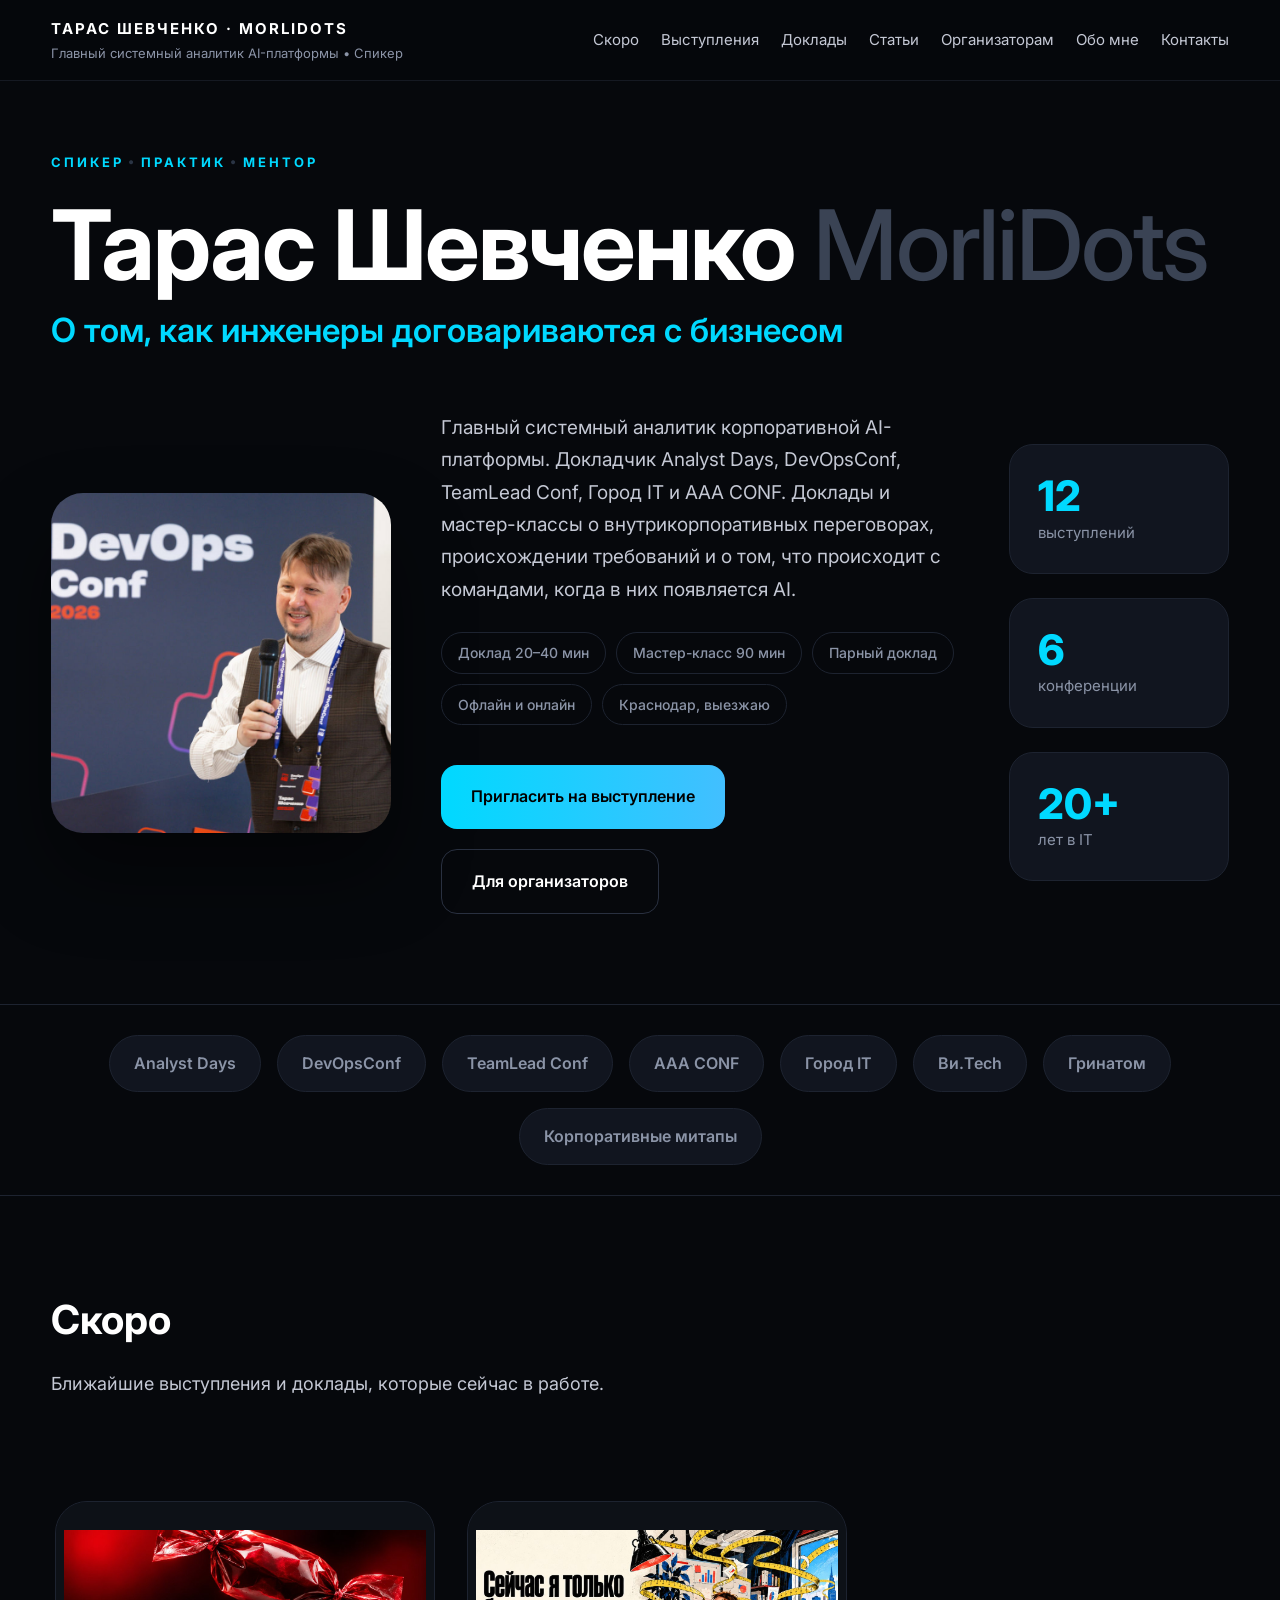
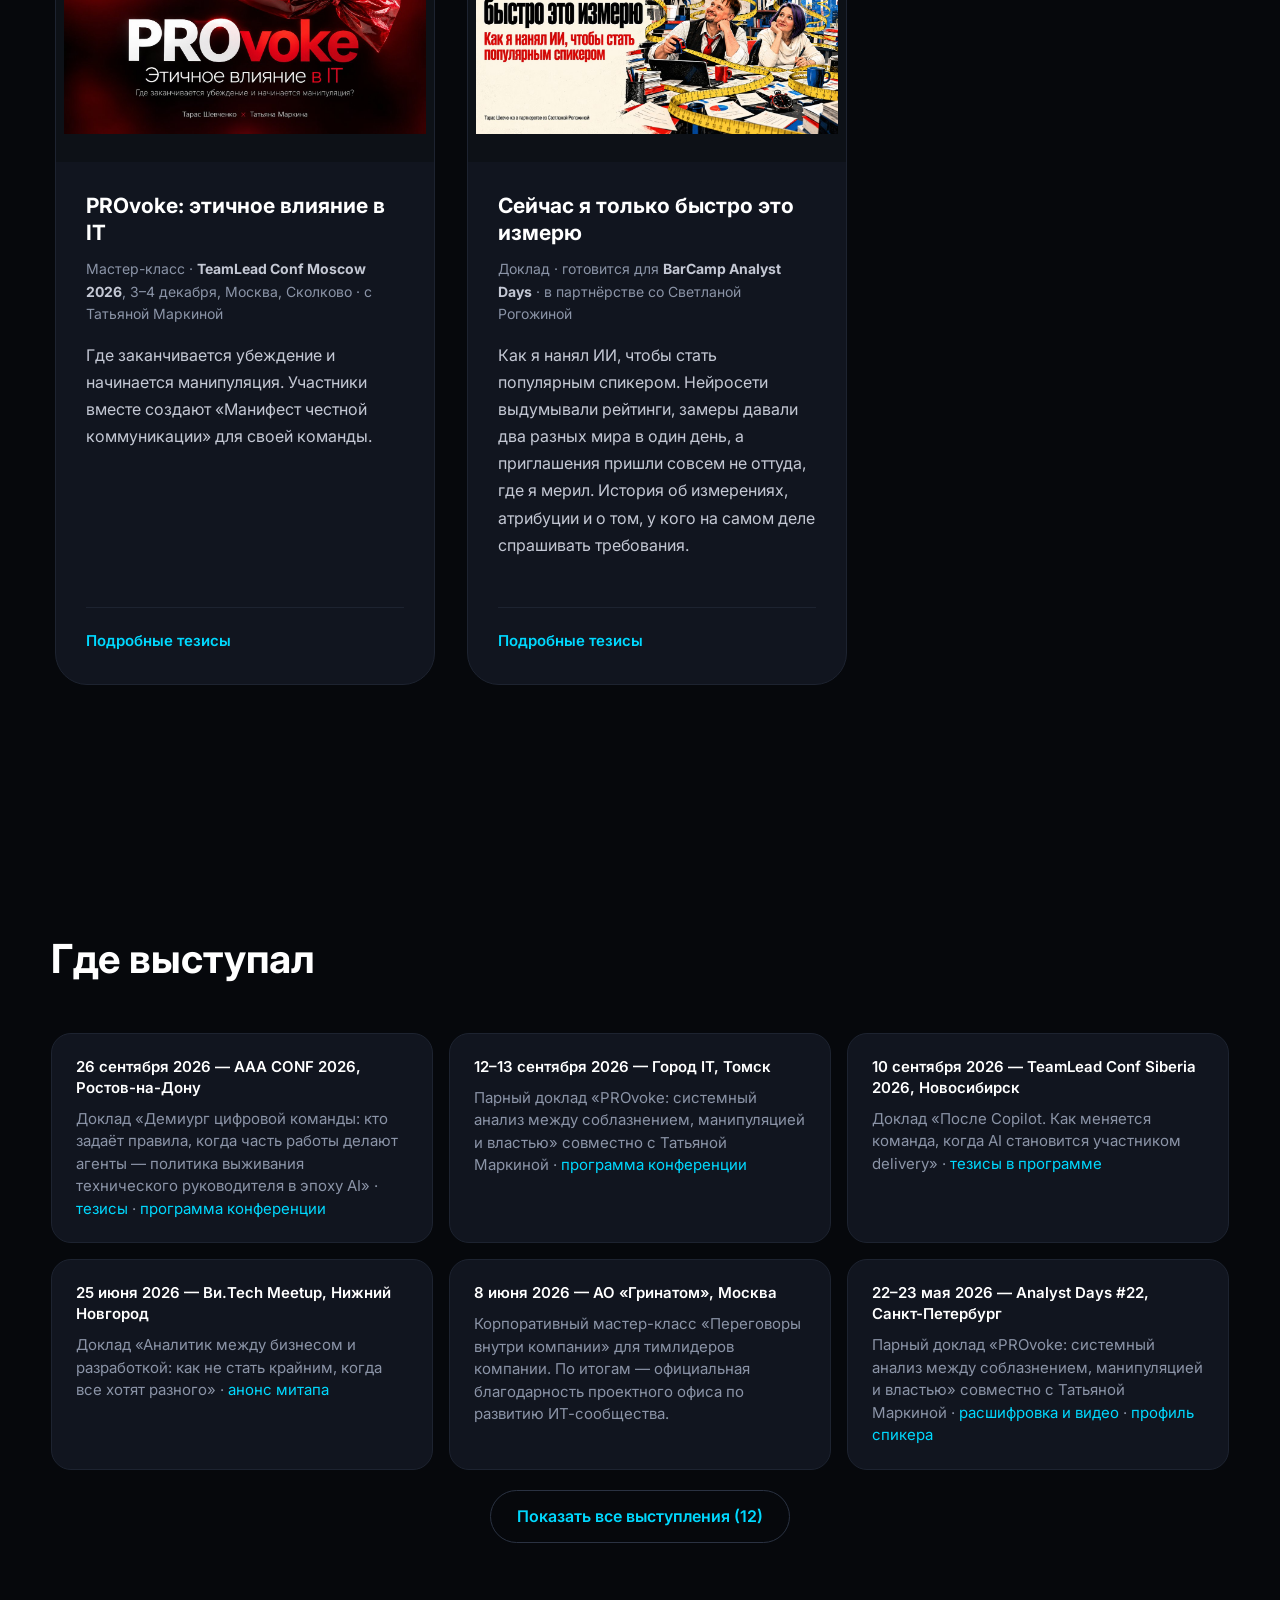
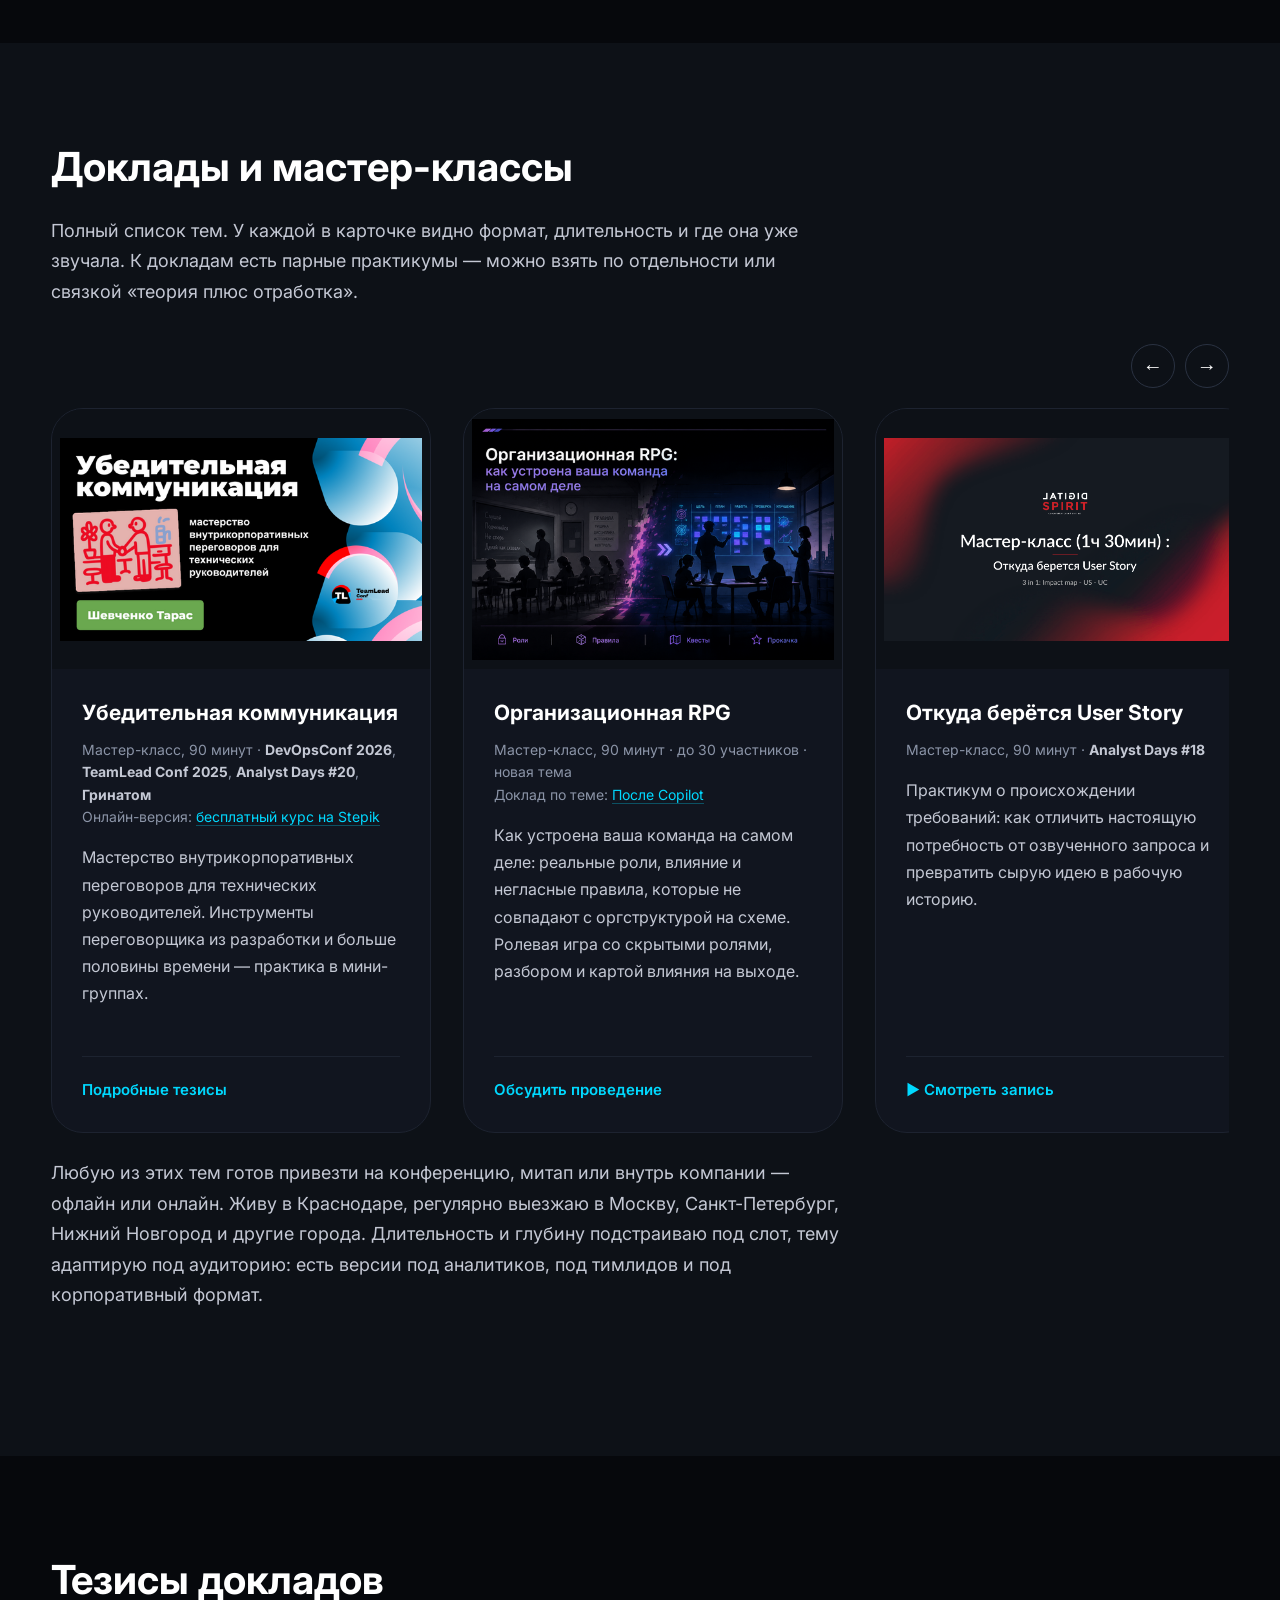
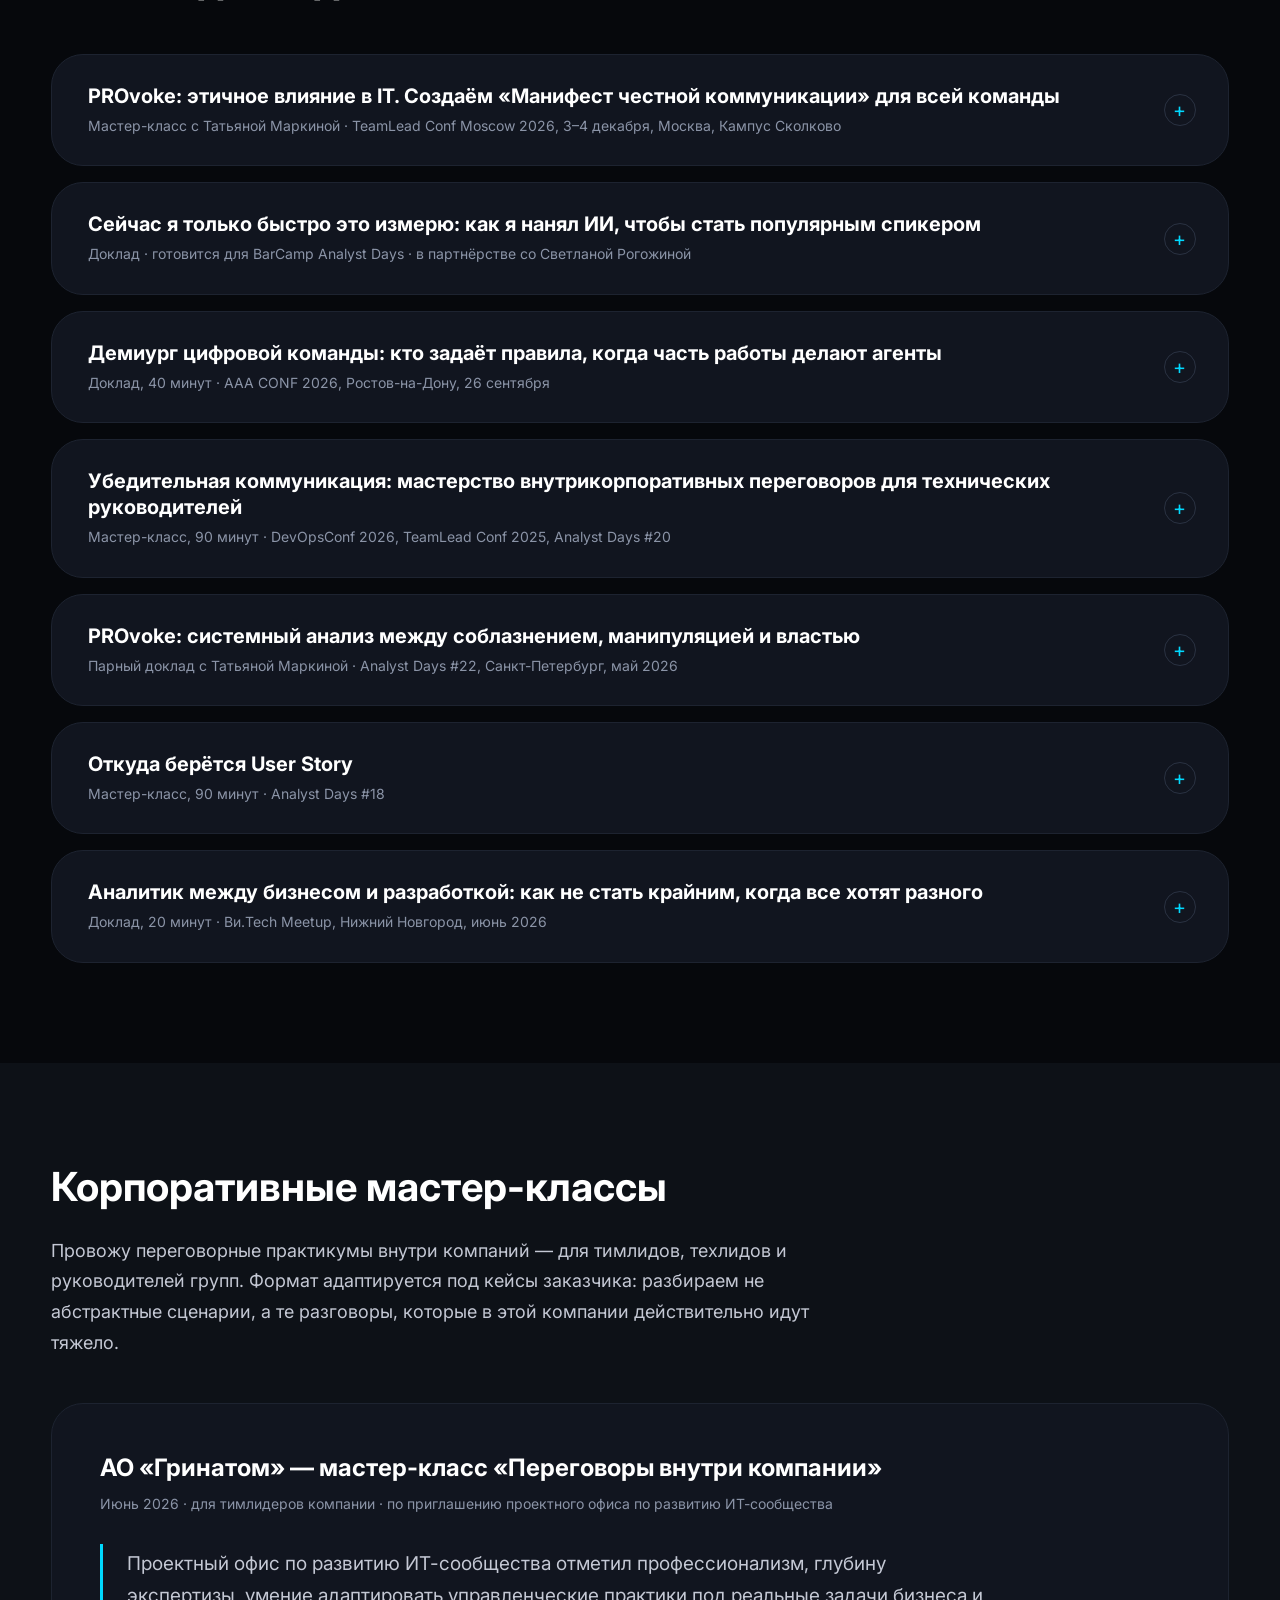
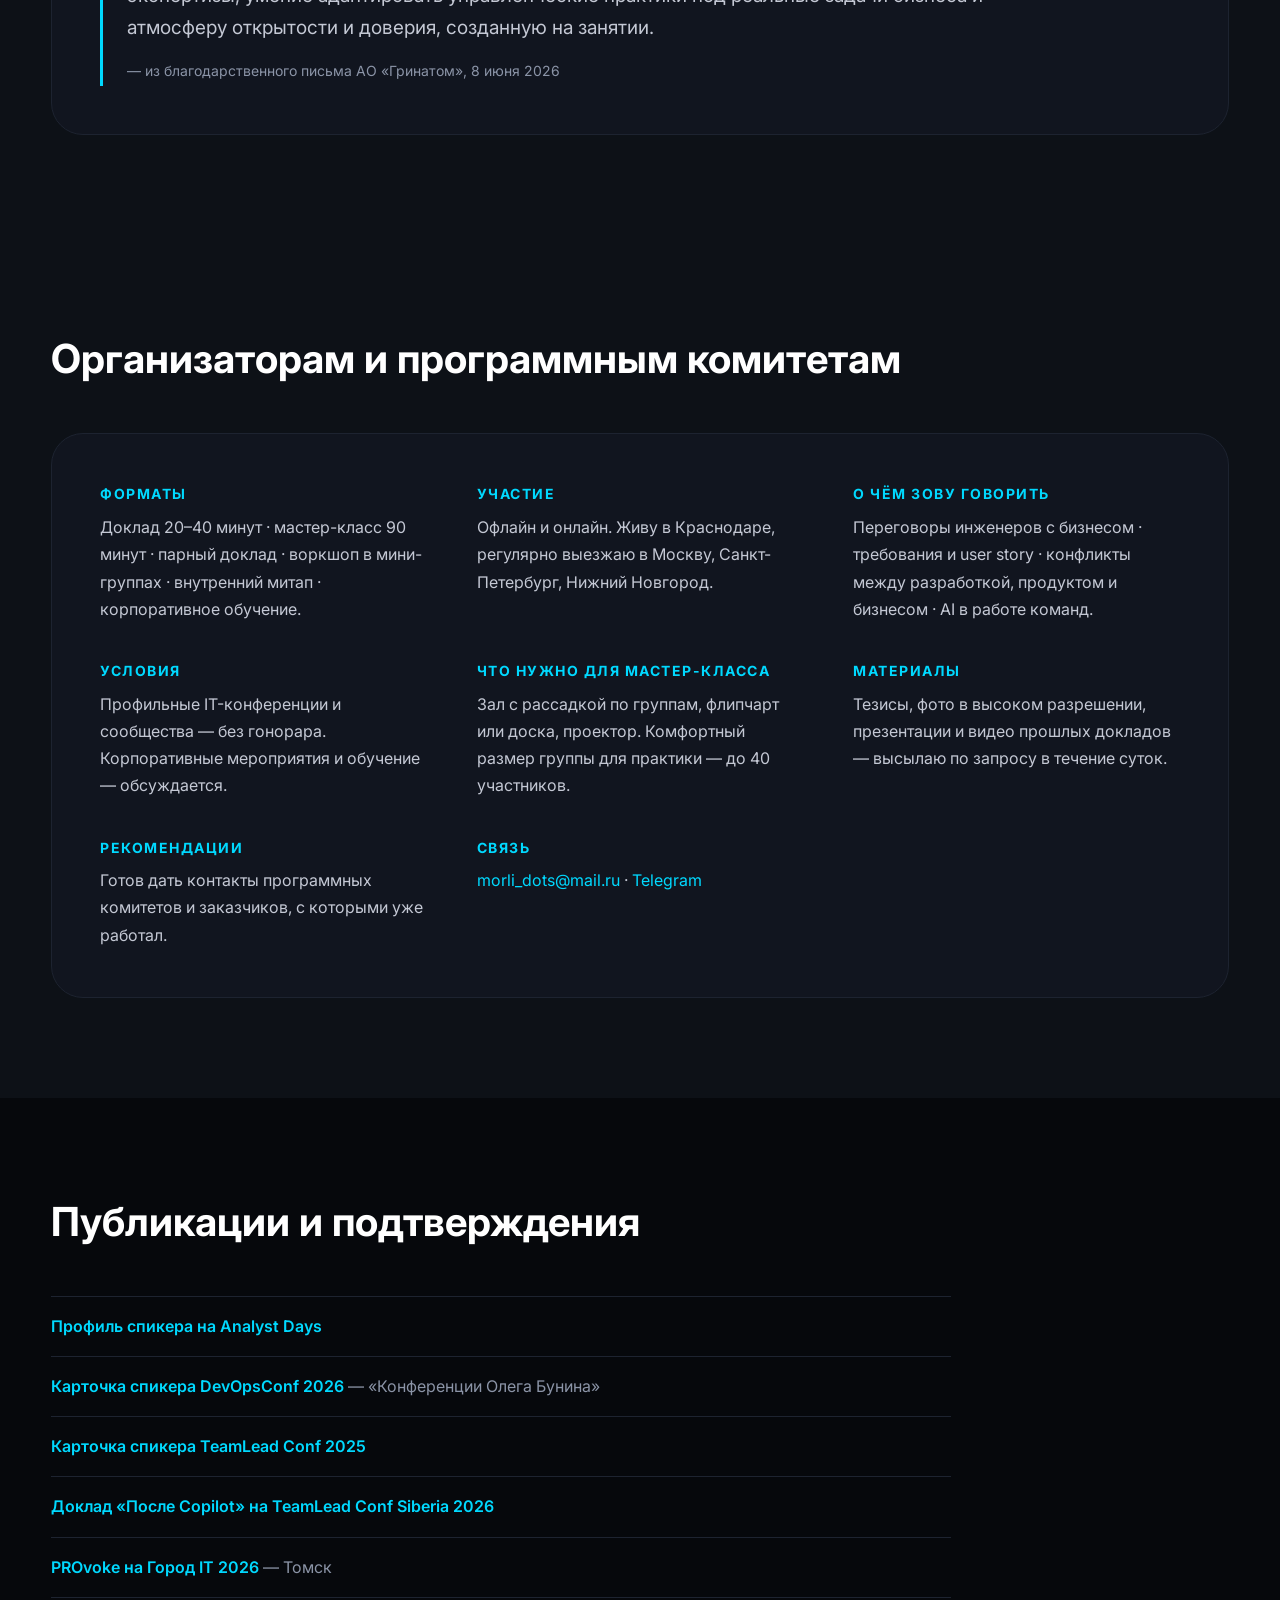
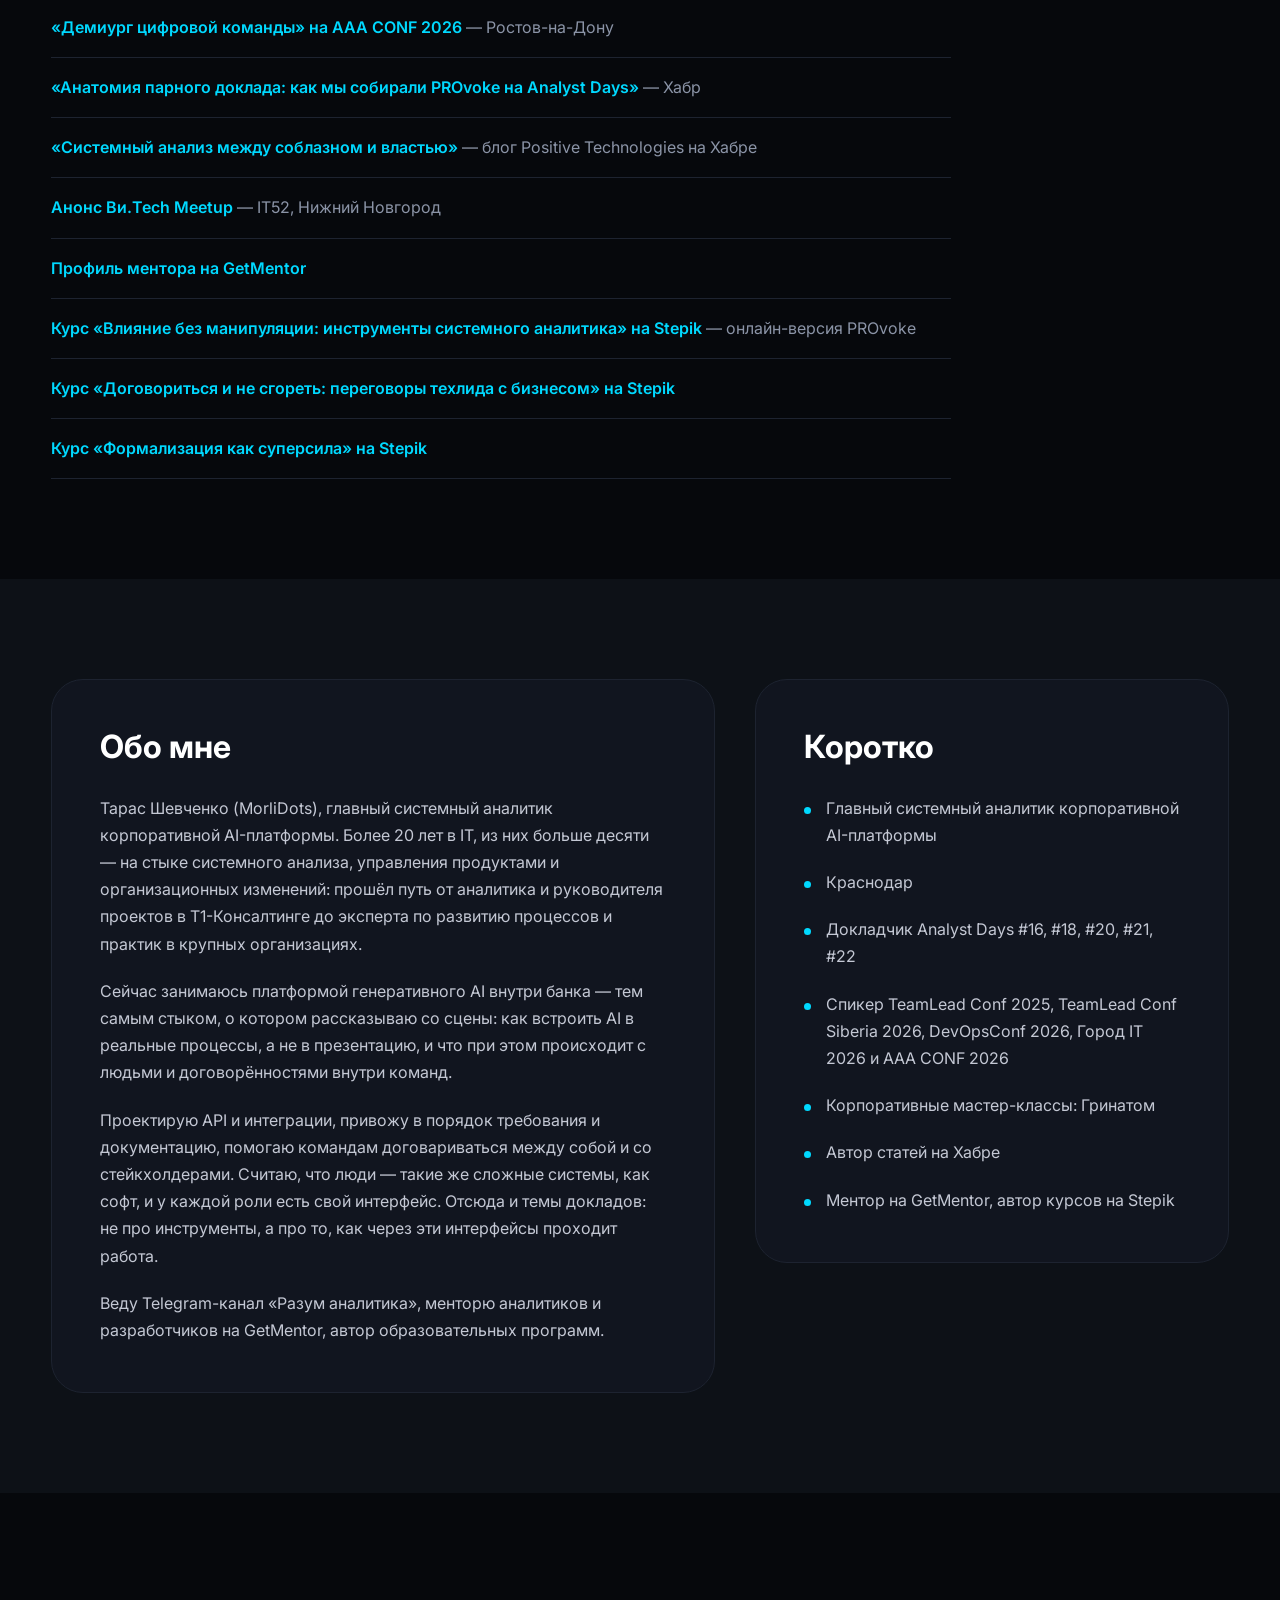
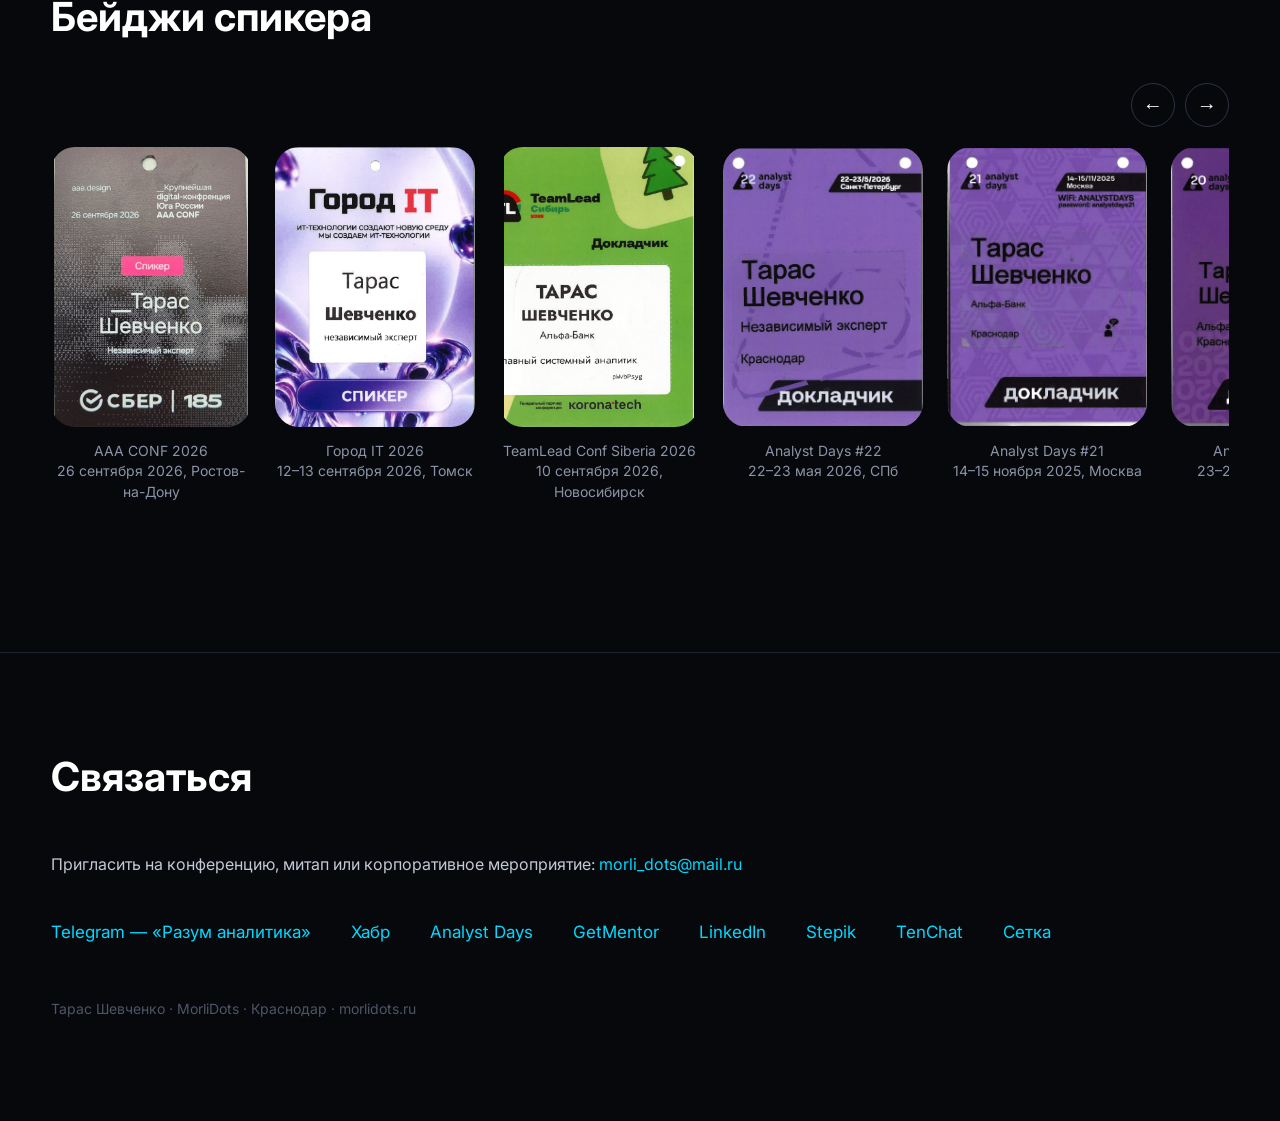
<file: index.html>
<!DOCTYPE html>
<html lang="ru">
<head>

  <meta charset="UTF-8">
  <meta name="viewport" content="width=device-width,initial-scale=1">

  <title>Тарас Шевченко (MorliDots) — спикер о переговорах инженеров с бизнесом, требованиях и AI в командах</title>

  <meta name="description" content="Тарас Шевченко (MorliDots) — главный системный аналитик корпоративной AI-платформы. Спикер Analyst Days, DevOpsConf, TeamLead Conf. Доклады и мастер-классы о внутрикорпоративных переговорах, происхождении требований и работе инженерных команд в эпоху AI. Приглашения на конференции, митапы и корпоративные мероприятия.">

  <link rel="canonical" href="https://morlidots.ru/">

  <meta property="og:type" content="profile">
  <meta property="og:title" content="Тарас Шевченко (MorliDots) — спикер о переговорах инженеров с бизнесом и AI в командах">
  <meta property="og:description" content="Главный системный аналитик корпоративной AI-платформы. Спикер Analyst Days, DevOpsConf, TeamLead Conf.">
  <meta property="og:url" content="https://morlidots.ru/">
  <meta property="og:image" content="https://morlidots.ru/images/avatar.png">
  <meta property="og:locale" content="ru_RU">
  <meta name="twitter:card" content="summary_large_image">

  <link rel="stylesheet" href="./style.css">
  <link rel="preconnect" href="https://fonts.googleapis.com">
  <link href="https://fonts.googleapis.com/css2?family=Inter:wght@300;400;500;600;700;800&display=swap" rel="stylesheet">

  <script type="application/ld+json">
  {
    "@context": "https://schema.org",
    "@type": "Person",
    "@id": "https://morlidots.ru/#person",
    "name": "Тарас Шевченко",
    "alternateName": [
      "MorliDots",
      "Taras Shevchenko"
    ],
    "jobTitle": "Главный системный аналитик корпоративной AI-платформы",
    "url": "https://morlidots.ru/",
    "mainEntityOfPage": "https://morlidots.ru/",
    "image": "https://morlidots.ru/images/avatar.png",
    "email": "morli_dots@mail.ru",
    "homeLocation": {
      "@type": "Place",
      "name": "Краснодар, Россия"
    },
    "description": "Спикер и системный аналитик. Выступает о внутрикорпоративных переговорах для технических руководителей, происхождении требований и изменении инженерных команд под влиянием AI. Докладчик Analyst Days, DevOpsConf, TeamLead Conf, Город IT, AAA CONF.",
    "knowsAbout": [
      "внутрикорпоративные переговоры в IT",
      "коммуникация инженеров с бизнесом",
      "системный анализ",
      "требования и user story",
      "конфликты между разработкой, продуктом и бизнесом",
      "AI в работе инженерных команд",
      "генеративный AI в корпоративной среде"
    ],
    "performerIn": [
      {
        "@type": "Event",
        "name": "TeamLead Conf Moscow 2026 — PROvoke: Этичное влияние в IT. Создаём «Манифест честной коммуникации» для всей команды",
        "startDate": "2026-12-03",
        "endDate": "2026-12-04",
        "eventStatus": "https://schema.org/EventScheduled",
        "eventAttendanceMode": "https://schema.org/OfflineEventAttendanceMode",
        "location": {
          "@type": "Place",
          "name": "Кампус СКОЛКОВО, Москва"
        },
        "url": "https://teamleadconf.ru/moscow/2026/abstracts/17929"
      },
      {
        "@type": "Event",
        "name": "AAA CONF 2026 — Демиург цифровой команды: кто задаёт правила, когда часть работы делают агенты",
        "startDate": "2026-09-26T16:25:00+03:00",
        "endDate": "2026-09-26T17:05:00+03:00",
        "eventStatus": "https://schema.org/EventScheduled",
        "eventAttendanceMode": "https://schema.org/OfflineEventAttendanceMode",
        "location": {
          "@type": "Place",
          "name": "Hyatt Regency, Ростов-на-Дону",
          "address": "Ростов-на-Дону, ул. Большая Садовая, 121"
        },
        "url": "https://morlidots.ru/talk-demiurge.html",
        "sameAs": "https://aaa.events/"
      },
      {
        "@type": "Event",
        "name": "Город IT 2026 — PROvoke",
        "startDate": "2026-09-12",
        "eventStatus": "https://schema.org/EventScheduled",
        "eventAttendanceMode": "https://schema.org/OfflineEventAttendanceMode",
        "location": {
          "@type": "Place",
          "name": "Томск"
        },
        "url": "https://gorod.it/inprog26?section=cmqz6rnsr00cfw876ow92hsue&conferenceSlug=gorod-it-2026"
      },
      {
        "@type": "Event",
        "name": "TeamLead Conf Siberia 2026 — После Copilot",
        "startDate": "2026-09-10",
        "eventStatus": "https://schema.org/EventScheduled",
        "eventAttendanceMode": "https://schema.org/OfflineEventAttendanceMode",
        "location": {
          "@type": "Place",
          "name": "Новосибирск"
        },
        "url": "https://teamleadconf.ru/siberia/2026/abstracts/18545",
        "organizer": {
          "@type": "Organization",
          "name": "Онтико"
        }
      },
      {
        "@type": "Event",
        "name": "Ви.Tech Meetup — Аналитик между бизнесом и разработкой",
        "startDate": "2026-06-25",
        "eventStatus": "https://schema.org/EventScheduled",
        "location": {
          "@type": "Place",
          "name": "Нижний Новгород"
        },
        "url": "https://it52.info/events/2026-06-25-vi-tech-meetup-konflikty-mezhdu-razrabotkoy-produktom-i-biznesom"
      },
      {
        "@type": "Event",
        "@id": "https://morlidots.ru/talk-provoke.html#event",
        "name": "Analyst Days #22 — PROvoke",
        "startDate": "2026-05-22",
        "eventStatus": "https://schema.org/EventScheduled",
        "location": {
          "@type": "Place",
          "name": "Санкт-Петербург"
        },
        "url": "https://morlidots.ru/talk-provoke.html"
      },
      {
        "@type": "Event",
        "name": "DevOpsConf 2026 — Убедительная коммуникация",
        "startDate": "2026-04-02",
        "eventStatus": "https://schema.org/EventScheduled",
        "location": {
          "@type": "Place",
          "name": "Москва"
        },
        "url": "https://devopsconf.io/moscow/2026/authors/19041",
        "organizer": {
          "@type": "Organization",
          "name": "Онтико"
        }
      },
      {
        "@type": "Event",
        "name": "Analyst Days #21",
        "startDate": "2025-11-14",
        "eventStatus": "https://schema.org/EventScheduled",
        "location": {
          "@type": "Place",
          "name": "Москва"
        }
      },
      {
        "@type": "Event",
        "name": "TeamLead Conf 2025 — Убедительная коммуникация",
        "startDate": "2025-11-10",
        "eventStatus": "https://schema.org/EventScheduled",
        "location": {
          "@type": "Place",
          "name": "Москва"
        },
        "url": "https://teamleadconf.ru/moscow/2025/authors/19041",
        "organizer": {
          "@type": "Organization",
          "name": "Онтико"
        }
      },
      {
        "@type": "Event",
        "name": "Analyst Days #20",
        "startDate": "2025-05-23",
        "eventStatus": "https://schema.org/EventScheduled",
        "location": {
          "@type": "Place",
          "name": "Санкт-Петербург"
        }
      }
    ],
    "sameAs": [
      "https://analystdays.ru/ru/profile/106538",
      "https://devopsconf.io/moscow/2026/authors/19041",
      "https://teamleadconf.ru/moscow/2025/authors/19041",
      "https://getmentor.dev/mentor/taras--shevchenko-7233",
      "https://www.linkedin.com/in/tashevch/",
      "https://stepik.org/a/286215",
      "https://stepik.org/a/295808",
      "https://tenchat.ru/5237598",
      "https://t.me/AnalystsMind",
      "https://stepik.org/a/297807"
    ]
  }
</script>
<!-- Google tag (gtag.js) -->
<script async src="https://www.googletagmanager.com/gtag/js?id=G-QC8YJLD4YS"></script>
<script>
  window.dataLayer = window.dataLayer || [];
  function gtag(){dataLayer.push(arguments);}
  gtag('js', new Date());

  gtag('config', 'G-QC8YJLD4YS');
</script>
  <!-- Yandex.Metrika counter -->
  <script type="text/javascript">
    (function(m,e,t,r,i,k,a){
        m[i]=m[i]||function(){(m[i].a=m[i].a||[]).push(arguments)};
        m[i].l=1*new Date();
        for (var j = 0; j < document.scripts.length; j++) {if (document.scripts[j].src === r) { return; }}
        k=e.createElement(t),a=e.getElementsByTagName(t)[0],k.async=1,k.src=r,a.parentNode.insertBefore(k,a)
    })(window, document,'script','https://mc.yandex.ru/metrika/tag.js?id=110468772', 'ym');
    ym(110468772, 'init', {ssr:true, webvisor:true, clickmap:true, ecommerce:"dataLayer", referrer: document.referrer, url: location.href, accurateTrackBounce:true, trackLinks:true});
  </script>
  <noscript><div><img src="https://mc.yandex.ru/watch/110468772" style="position:absolute; left:-9999px;" alt="" /></div></noscript>
  <!-- /Yandex.Metrika counter -->
<link rel="icon" href="/favicon.svg" type="image/svg+xml">
<link rel="icon" href="/favicon.ico" sizes="32x32">
<link rel="apple-touch-icon" href="/favicon-180.png">
</head>
<body>

<header class="header">
  <div class="container nav">
    <div class="logo">
      <div class="name">ТАРАС ШЕВЧЕНКО · MORLIDOTS</div>
      <div class="role">Главный системный аналитик AI-платформы • Спикер</div>
    </div>

    <nav>
      <a href="#upcoming">Скоро</a>
      <a href="#history">Выступления</a>
      <a href="#talks">Доклады</a>
      <a href="/articles/">Статьи</a>
      <a href="#organizers">Организаторам</a>
      <a href="#about">Обо мне</a>
      <a href="#contacts">Контакты</a>
    </nav>
  </div>
</header>


<section class="hero">

  <div class="container hero-head">
    <div class="label">СПИКЕР<span class="dot">•</span>ПРАКТИК<span class="dot">•</span>МЕНТОР</div>

    <h1>Тарас Шевченко <span class="handle">MorliDots</span></h1>

    <div class="tagline">О том, как инженеры договариваются с бизнесом</div>
  </div>

  <div class="container hero-grid">

    <div class="hero-photo">
      <img src="./images/avatar.png" alt="Тарас Шевченко (MorliDots), главный системный аналитик корпоративной AI-платформы и спикер IT-конференций">
    </div>

    <div class="hero-content">
      <p>
        Главный системный аналитик корпоративной AI-платформы. Докладчик Analyst&nbsp;Days,
        DevOpsConf, TeamLead&nbsp;Conf, Город&nbsp;IT и AAA&nbsp;CONF. Доклады и мастер-классы о внутрикорпоративных переговорах,
        происхождении требований и о том, что происходит с командами, когда в них появляется AI.
      </p>

      <ul class="hero-facts">
        <li>Доклад 20–40 мин</li>
        <li>Мастер-класс 90 мин</li>
        <li>Парный доклад</li>
        <li>Офлайн и онлайн</li>
        <li>Краснодар, выезжаю</li>
      </ul>

      <div class="buttons">
        <a class="btn btn-primary" href="mailto:morli_dots@mail.ru?subject=Приглашение%20на%20выступление">
          Пригласить на выступление
        </a>
        <a class="btn btn-secondary" href="#organizers">
          Для организаторов
        </a>
      </div>
    </div>

    <!-- Третья колонка сетки. Без неё .hero-grid разъезжается. -->
    <div class="stats">
      <div class="stat">
        <div class="number">12</div>
        <div class="text">выступлений</div>
      </div>

      <div class="stat">
        <div class="number">6</div>
        <div class="text">конференции</div>
      </div>

      <div class="stat">
        <div class="number">20+</div>
        <div class="text">лет в IT</div>
      </div>
    </div>

  </div>
</section>


<section class="events-strip">
  <div class="events-track">
    <span>Analyst Days</span>
    <span>DevOpsConf</span>
    <span>TeamLead Conf</span>
    <span>AAA CONF</span>
    <span>Город IT</span>
    <span>Ви.Tech</span>
    <span>Гринатом</span>
    <span>Корпоративные митапы</span>
  </div>
</section>


<!-- =========================================================
     ПЛАНЫ — ближайшие выступления и доклады в работе
     ========================================================= -->
<section id="upcoming" class="section">
  <div class="container">

    <h2>Скоро</h2>

    <p class="section-lead">
      Ближайшие выступления и доклады, которые сейчас в работе.
    </p>

    <div class="cards" data-carousel>

      <article class="card" id="upcoming-provoke-tl2026">
        <img src="./images/upcoming-provoke-tl2026.jpg" alt="Мастер-класс PROvoke: этичное влияние в IT на TeamLead Conf Moscow 2026" loading="lazy">
        <div class="card-content">
          <h3>PROvoke: этичное влияние в IT</h3>
          <div class="talk-meta">
            Мастер-класс · <strong>TeamLead Conf Moscow 2026</strong>, 3–4 декабря, Москва, Сколково · с Татьяной Маркиной
          </div>
          <p>
            Где заканчивается убеждение и начинается манипуляция. Участники вместе создают
            «Манифест честной коммуникации» для своей команды.
          </p>
          <div class="card-spacer"></div>
          <a class="talk-link" href="#thesis-provoke-tl2026">Подробные тезисы</a>
        </div>
      </article>

      <article class="card" id="upcoming-izmeryu">
        <img src="./images/upcoming-izmeryu.jpg" alt="Доклад «Сейчас я только быстро это измерю» — готовится для BarCamp Analyst Days" loading="lazy">
        <div class="card-content">
          <h3>Сейчас я только быстро это измерю</h3>
          <div class="talk-meta">
            Доклад · готовится для <strong>BarCamp Analyst Days</strong> · в партнёрстве со Светланой Рогожиной
          </div>
          <p>
            Как я нанял ИИ, чтобы стать популярным спикером. Нейросети выдумывали рейтинги,
            замеры давали два разных мира в один день, а приглашения пришли совсем не оттуда,
            где я мерил. История об измерениях, атрибуции и о том, у кого на самом деле
            спрашивать требования.
          </p>
          <div class="card-spacer"></div>
          <a class="talk-link" href="#thesis-izmeryu">Подробные тезисы</a>
        </div>
      </article>

    </div>

  </div>
</section>


<!-- =========================================================
     ГДЕ ВЫСТУПАЛ — плоский список с датами и внешними ссылками
     ========================================================= -->
<section id="history" class="section">
  <div class="container">

    <h2>Где выступал</h2>

    <ul class="timeline" data-collapse="6">

      <li>
        <div class="when">26 сентября 2026 — AAA CONF 2026, Ростов-на-Дону</div>
        <div class="what">
          Доклад «Демиург цифровой команды: кто задаёт правила, когда часть работы делают агенты —
          политика выживания технического руководителя в эпоху AI» ·
          <a href="./talk-demiurge.html">тезисы</a> ·
          <a href="https://aaa.events/" target="_blank" rel="noopener">программа конференции</a>
        </div>
      </li>

      <li>
        <div class="when">12–13 сентября 2026 — Город IT, Томск</div>
        <div class="what">
          Парный доклад «PROvoke: системный анализ между соблазнением, манипуляцией и властью»
          совместно с Татьяной Маркиной ·
          <a href="https://gorod.it/inprog26?section=cmqz6rnsr00cfw876ow92hsue&amp;conferenceSlug=gorod-it-2026" target="_blank" rel="noopener">программа конференции</a>
        </div>
      </li>

      <li>
        <div class="when">10 сентября 2026 — TeamLead Conf Siberia 2026, Новосибирск</div>
        <div class="what">
          Доклад «После Copilot. Как меняется команда, когда AI становится участником delivery» ·
          <a href="https://teamleadconf.ru/siberia/2026/abstracts/18545" target="_blank" rel="noopener">тезисы в программе</a>
        </div>
      </li>

      <li>
        <div class="when">25 июня 2026 — Ви.Tech Meetup, Нижний Новгород</div>
        <div class="what">
          Доклад «Аналитик между бизнесом и разработкой: как не стать крайним, когда все хотят разного» ·
          <a href="https://it52.info/events/2026-06-25-vi-tech-meetup-konflikty-mezhdu-razrabotkoy-produktom-i-biznesom" target="_blank" rel="noopener">анонс митапа</a>
        </div>
      </li>

      <li>
        <div class="when">8 июня 2026 — АО «Гринатом», Москва</div>
        <div class="what">
          Корпоративный мастер-класс «Переговоры внутри компании» для тимлидеров компании.
          По итогам — официальная благодарность проектного офиса по развитию ИТ-сообщества.
        </div>
      </li>

      <li>
        <div class="when">22–23 мая 2026 — Analyst Days #22, Санкт-Петербург</div>
        <div class="what">
          Парный доклад «PROvoke: системный анализ между соблазнением, манипуляцией и властью»
          совместно с Татьяной Маркиной ·
          <a href="./talk-provoke.html">расшифровка и видео</a> ·
          <a href="https://analystdays.ru/ru/profile/106538" target="_blank" rel="noopener">профиль спикера</a>
        </div>
      </li>

      <li>
        <div class="when">2 апреля 2026 — DevOpsConf 2026, Москва</div>
        <div class="what">
          Мастер-класс «Убедительная коммуникация: мастерство внутрикорпоративных переговоров
          для технических руководителей» ·
          <a href="https://devopsconf.io/moscow/2026/abstracts/18229" target="_blank" rel="noopener">тезисы в программе</a>
        </div>
      </li>

      <li>
        <div class="when">14–15 ноября 2025 — Analyst Days #21, Москва</div>
        <div class="what">
          <!-- TODO: подставить название доклада -->
          Докладчик ·
          <a href="https://analystdays.ru/ru/profile/106538" target="_blank" rel="noopener">профиль спикера</a>
        </div>
      </li>

      <li>
        <div class="when">10–11 ноября 2025 — TeamLead Conf 2025, Москва</div>
        <div class="what">
          Мастер-класс «Убедительная коммуникация: мастерство внутрикорпоративных переговоров
          для технических руководителей» ·
          <a href="https://teamleadconf.ru/moscow/2025/abstracts/15765" target="_blank" rel="noopener">тезисы в программе</a>
        </div>
      </li>

      <li>
        <div class="when">23–24 мая 2025 — Analyst Days #20, Санкт-Петербург</div>
        <div class="what">
          Мастер-класс «Внутрикорпоративные переговоры в ИТ» ·
          <a href="https://analystdays.ru/ru/talks/130990" target="_blank" rel="noopener">программа конференции</a>
        </div>
      </li>

      <li>
        
        <div class="when">24-25 Мая 2024 — Analyst Days #18 Санкт-Петербург</div>
        <div class="what">
          Мастер-класс «Откуда берётся User Story» ·
          <a href="https://analystdays.ru/ru/talks/115980" target="_blank" rel="noopener">программа</a> ·
          <a href="https://www.youtube.com/watch?v=tCU1GCwLek4" target="_blank" rel="noopener">запись выступления</a>
        </div>
      </li>

      <li>
        <div class="when">21-22 Апреля 2023 — Analyst Days #16 Москва</div>
        <div class="what">
          Доклад «Системный аналитик - работа с гос.сектором»
        <a href="https://analystdays.ru/ru/program/105281" target="_blank" rel="noopener">программа конференции</a>
        </div>
      </li>

    </ul>

  </div>
</section>


<!-- =========================================================
     ДОКЛАДЫ И МАСТЕР-КЛАССЫ — единый каталог тем
     ========================================================= -->
<span id="topics"></span>
<section id="talks" class="section dark">
  <div class="container">

    <h2>Доклады и мастер-классы</h2>

    <p class="section-lead">
      Полный список тем. У каждой в карточке видно формат, длительность и где она уже звучала.
      К докладам есть парные практикумы — можно взять по отдельности или связкой
      «теория плюс отработка».
    </p>

    <div class="cards" data-carousel>

      <article class="card" id="talk-communication">
        <img src="./images/communication.png" alt="Мастер-класс «Убедительная коммуникация» на DevOpsConf 2026 и TeamLead Conf 2025">
        <div class="card-content">
          <h3>Убедительная коммуникация</h3>
          <div class="talk-meta">
            Мастер-класс, 90 минут · <strong>DevOpsConf 2026</strong>, <strong>TeamLead Conf 2025</strong>, <strong>Analyst Days #20</strong>, <strong>Гринатом</strong><br>
            Онлайн-версия: <a href="https://stepik.org/course/295808/promo" target="_blank" rel="noopener">бесплатный курс на Stepik</a>
          </div>
          <p>
            Мастерство внутрикорпоративных переговоров для технических руководителей.
            Инструменты переговорщика из разработки и больше половины времени — практика
            в мини-группах.
          </p>
          <div class="card-spacer"></div>
          <a class="talk-link" href="#thesis-communication">Подробные тезисы</a>
        </div>
      </article>

      <article class="card" id="talk-rpg">
        <img src="./images/rpg.png" alt="Мастер-класс «Организационная RPG» о реальной карте влияния в команде">
        <div class="card-content">
          <h3>Организационная RPG</h3>
          <div class="talk-meta">
            Мастер-класс, 90 минут · до 30 участников · новая тема<br>
            Доклад по теме: <a href="#talk-copilot">После Copilot</a>
          </div>
          <p>
            Как устроена ваша команда на самом деле: реальные роли, влияние и негласные правила,
            которые не совпадают с оргструктурой на схеме. Ролевая игра со скрытыми ролями,
            разбором и картой влияния на выходе.
          </p>
          <div class="card-spacer"></div>
          <a class="talk-link" href="#contacts">Обсудить проведение</a>
        </div>
      </article>

      <article class="card" id="talk-userstory">
        <img src="./images/userstory.png" alt="Мастер-класс «Откуда берётся User Story» на Analyst Days">
        <div class="card-content">
          <h3>Откуда берётся User Story</h3>
          <div class="talk-meta">
            Мастер-класс, 90 минут · <strong>Analyst Days #18</strong>
          </div>
          <p>
            Практикум о происхождении требований: как отличить настоящую потребность
            от озвученного запроса и превратить сырую идею в рабочую историю.
          </p>
          <div class="card-spacer"></div>
          <a class="talk-link" href="https://www.youtube.com/watch?v=tCU1GCwLek4" target="_blank" rel="noopener">▶ Смотреть запись</a>
        </div>
      </article>

      <article class="card" id="talk-copilot">
        <img src="./images/copilot.png" alt="Доклад «После Copilot» на TeamLead Conf Siberia 2026">
        <div class="card-content">
          <h3>После Copilot</h3>
          <div class="talk-meta">
            Доклад, 50 минут · <strong>TeamLead Conf Siberia 2026</strong>, 10 сентября<br>
            Практикум по теме: <a href="#talk-rpg">Организационная RPG</a>
          </div>
          <p>
            Как меняется команда, когда AI становится участником delivery: контекст,
            ревью, ответственность за код и новые зоны ответственности. Опыт корпоративной
            AI-платформы.
          </p>
          <div class="card-spacer"></div>
          <a class="talk-link" href="https://teamleadconf.ru/siberia/2026/abstracts/18545" target="_blank" rel="noopener">Страница доклада на конференции</a>
        </div>
      </article>

      <article class="card" id="talk-demiurge">
        <img src="./images/demiurge.png" alt="Доклад «Демиург цифровой команды» на AAA CONF 2026">
        <div class="card-content">
          <h3>Демиург цифровой команды</h3>
          <div class="talk-meta">
            Доклад, 40 минут · <strong>AAA CONF 2026</strong>, Ростов-на-Дону, 26 сентября<br>
            Онлайн-курс по теме: <a href="https://stepik.org/a/297807" target="_blank" rel="noopener">Формализация как суперсила</a>
          </div>
          <p>
            Кто задаёт правила, когда часть работы делают агенты. Политика выживания технического
            руководителя в эпоху AI: что остаётся человеку, когда модель пишет быстрее, и почему
            ценность смещается от текста к решениям.
          </p>
          <div class="card-spacer"></div>
          <a class="talk-link" href="./talk-demiurge.html">Тезисы доклада</a>
        </div>
      </article>

      <article class="card" id="talk-provoke">
        <img src="./images/provoke.png" alt="Парный доклад PROvoke на Analyst Days #22">
        <div class="card-content">
          <h3>PROvoke (парный доклад)</h3>
          <div class="talk-meta">
            Доклад, 50 минут · <strong>Analyst Days #22</strong>, <strong>Город IT 2026</strong> · с Татьяной Маркиной<br>
            Мастер-класс: <a href="#upcoming-provoke-tl2026">TeamLead Conf Moscow 2026</a>, декабрь<br>
            Онлайн-версия: <a href="https://stepik.org/course/286215/promo" target="_blank" rel="noopener">бесплатный курс на Stepik</a>
          </div>
          <p>
            Системный анализ между соблазнением, манипуляцией и властью.
            Открытый спор двух аналитиков о границе между влиянием и манипуляцией.
          </p>
          <div class="card-spacer"></div>
          <a class="talk-link" href="./talk-provoke.html">Расшифровка и видеозапись</a>
        </div>
      </article>

      <article class="card" id="talk-conflict">
        <img src="./images/conflict.png" alt="Доклад «Аналитик между бизнесом и разработкой» на Ви.Tech Meetup">
        <div class="card-content">
          <h3>Аналитик между бизнесом и разработкой</h3>
          <div class="talk-meta">
            Доклад, 20 минут · <strong>Ви.Tech Meetup</strong>, июнь 2026<br>
            Практикум по теме: <a href="#talk-userstory">Откуда берётся User Story</a>
          </div>
          <p>
            Как не стать крайним, когда все хотят разного. О том, как вытаскивать реальные
            ожидания и договариваться до того, как задача превратится в конфликт.
          </p>
          <div class="card-spacer"></div>
          <a class="talk-link" href="https://it52.info/events/2026-06-25-vi-tech-meetup-konflikty-mezhdu-razrabotkoy-produktom-i-biznesom" target="_blank" rel="noopener">Анонс митапа</a>
        </div>
      </article>

    </div>

    <p class="section-lead" id="ready">
      Любую из этих тем готов привезти на конференцию, митап или внутрь компании — офлайн или онлайн.
      Живу в Краснодаре, регулярно выезжаю в Москву, Санкт-Петербург, Нижний Новгород и другие города.
      Длительность и глубину подстраиваю под слот, тему адаптирую под аудиторию: есть версии
      под аналитиков, под тимлидов и под корпоративный формат.
    </p>

  </div>
</section>


<!-- =========================================================
     ПОЛНЫЕ ТЕЗИСЫ — вне сетки карточек, поэтому длина не мешает.
     Это главный «корм» для поисковиков и языковых моделей.
     ========================================================= -->
<section id="thesis" class="section">
  <div class="container">

    <h2>Тезисы докладов</h2>

    <details class="thesis" id="thesis-provoke-tl2026">
      <summary>
        <h3>PROvoke: этичное влияние в IT. Создаём «Манифест честной коммуникации» для всей команды</h3>
        <div class="talk-meta">Мастер-класс с Татьяной Маркиной · TeamLead Conf Moscow 2026, 3–4 декабря, Москва, Кампус Сколково</div>
      </summary>

      <p>
        «Влияние», «аргументация» и «лидерство» в IT-командах часто прикрывают неосознанную
        манипуляцию: токсичные игры, которые разрушают доверие и приводят команды к выгоранию.
        Мастер-класс учит замечать эту механику — у других и у себя.
      </p>

      <p>
        Работаем с реальными сценариями: разработчик требует переписать легаси, пугая страшными
        графиками; менеджер давит дедлайнами; архитектор грозит «отставанием от Netflix»;
        аналитик молчит о рисках решения.
      </p>

      <p>
        Три этапа. Признание проблемы — голосование и живые скетчи манипуляций с разных ролевых
        позиций. Анализ кейсов — работа в группах по ролям и анонимный разбор случаев из практики
        участников. Договор — участники вместе пишут «Манифест честной коммуникации в IT»
        с конкретными правилами и уносят его в свою команду.
      </p>

      <p class="talk-meta">
        Аудитория: тимлиды, техлиды, руководители направлений и команд; а также Middle+ разработчики,
        аналитики, продакт-менеджеры, архитекторы, скрам-мастера ·
        <a href="https://teamleadconf.ru/moscow/2026/abstracts/17929" target="_blank" rel="noopener">страница мастер-класса</a> ·
        <a href="./talk-provoke.html">расшифровка доклада PROvoke</a>
      </p>
    </details>

    <details class="thesis" id="thesis-izmeryu">
      <summary>
        <h3>Сейчас я только быстро это измерю: как я нанял ИИ, чтобы стать популярным спикером</h3>
        <div class="talk-meta">Доклад · готовится для BarCamp Analyst Days · в партнёрстве со Светланой Рогожиной</div>
      </summary>

      <p>
        Системный аналитик получает задачу, которую стыдно записать в Jira: «сделать меня популярным
        спикером». Ни критерия готовности, ни владельца решения. Он нанимает для этого несколько
        нейросетей — и два месяца честно измеряет результат.
      </p>

      <p>
        Нейросети выдумывают рейтинг с метриками и сотыми долями, которого не существует. Путают
        автора с поэтом-однофамильцем. Один и тот же запрос к одной модели в один день даёт два
        разных мира. Упоминания в ответах ИИ растут с нуля до пяти из 33 — и одновременно выясняется,
        что разброс между прогонами больше роста.
      </p>

      <p>
        А приглашения приходят совсем не оттуда: организаторы находят спикера по страницам
        конференций и через людей. Доклад о том, как отличать замер от успокоения, почему один прогон —
        не замер, и о самой узнаваемой ошибке аналитика: собирать требования не у того стейкхолдера.
      </p>

      <p class="talk-meta">
        Слушатели уносят пять вопросов, которые стоит задать себе до того, как «быстро это измерить».
      </p>
    </details>

    <details class="thesis" id="thesis-demiurge">
      <summary>
        <h3>Демиург цифровой команды: кто задаёт правила, когда часть работы делают агенты</h3>
        <div class="talk-meta">Доклад, 40 минут · AAA CONF 2026, Ростов-на-Дону, 26 сентября</div>
      </summary>

      <p>
        Когда часть работы делают агенты, результата становится больше, чем может прочитать человек.
        Роль технического руководителя смещается от проверки результата к проектированию правил:
        контроль входа через формализованную документацию и критерии приёмки, «чёрная материя»
        сгенерированного результата и контроль выхода через метрики и других агентов.
      </p>

      <p class="talk-meta">
        <a href="./talk-demiurge.html">Подробнее о докладе</a>
      </p>
    </details>

    <details class="thesis" id="thesis-communication">
      <summary>
        <h3>Убедительная коммуникация: мастерство внутрикорпоративных переговоров для технических руководителей</h3>
        <div class="talk-meta">Мастер-класс, 90 минут · DevOpsConf 2026, TeamLead Conf 2025, Analyst Days #20</div>
      </summary>

      <p>
        Техлиды, разработчики и тимлиды проваливают переговоры внутри компании не из-за техники,
        а из-за коммуникации: соглашаются на нереальные сроки, берут лишний scope, говорят
        на «техническом», не фиксируют договорённости — и в итоге выгорают сами и сжигают команду.
      </p>

      <p>
        Разбираем рабочий набор инструментов переговорщика из разработки: приоритизацию по ценности
        и рискам, формулировку MVP и MVP+, технику «если — то», магию «и» вместо яда «нет»,
        фиксацию договорённостей как броню команды. BATNA и ZOPA на понятных кейсах: срез бюджетов,
        перенос дедлайнов, рефакторинг, Black Friday, прод-инциденты, срочная хотелка ключевого клиента.
      </p>

      <p>
        Больше половины времени занимает практика в мини-группах по реальным сценариям: жёсткие сроки,
        урезание ресурсов, переключение людей на «стратегический» проект, смена приоритетов посреди
        спринта. Участники отыгрывают роли стейкхолдера, техлида и наблюдателя, получают структурный
        фидбэк и уносят шпаргалку фраз для сложных разговоров с бизнесом, менеджментом и заказчиками.
      </p>

      <p class="talk-meta">
        Аудитория: тимлиды, техлиды, DevOps, SRE, руководители групп разработки и эксплуатации, аналитики,
        архитекторы. Есть версия под аудиторию аналитиков и версия под корпоративный формат.
      </p>
    </details>

    <details class="thesis" id="thesis-provoke">
      <summary>
        <h3>PROvoke: системный анализ между соблазнением, манипуляцией и властью</h3>
        <div class="talk-meta">Парный доклад с Татьяной Маркиной · Analyst Days #22, Санкт-Петербург, май 2026</div>
      </summary>

      <p>
        Люди — такие же сложные системы, как софт, и у каждой роли есть свой интерфейс с набором ручек,
        за которые можно дёргать. Вопрос в том, где заканчивается поиск точек приложения усилий
        и начинается то, за что потом стыдно.
      </p>

      <p>
        Доклад построен как открытый спор двух аналитиков, которые смотрят на влияние по-разному:
        один — из условий, где сроки и премии важнее рассуждений, другая — из позиции, где цена
        манипуляции всегда возвращается. Конфликт вынесен в центр выступления намеренно: без него
        разговор о влиянии превращается в набор приёмов без этики.
      </p>

      <p class="talk-meta">
        Как готовился доклад:
        <a href="./talk-provoke.html">полная расшифровка</a> · <a href="https://habr.com/ru/articles/1054676/" target="_blank" rel="noopener">разбор на Хабре</a> ·
        <a href="https://habr.com/ru/companies/pt/articles/1060120/" target="_blank" rel="noopener">взгляд содокладчицы</a>
      </p>
    </details>

    <details class="thesis" id="thesis-userstory">
      <summary>
        <h3>Откуда берётся User Story</h3>
        <div class="talk-meta">Мастер-класс, 90 минут · Analyst Days #18</div>
      </summary>

      <p>
        Практикум о происхождении требований: откуда на самом деле берутся пользовательские истории,
        как отличить настоящую потребность от озвученного запроса и как превратить сырую идею
        заказчика в историю, по которой команда действительно может работать.
      </p>

      <p class="talk-meta">Аудитория: системные и бизнес-аналитики, продакт-менеджеры, тимлиды.</p>
    </details>

    <details class="thesis" id="thesis-conflict">
      <summary>
        <h3>Аналитик между бизнесом и разработкой: как не стать крайним, когда все хотят разного</h3>
        <div class="talk-meta">Доклад, 20 минут · Ви.Tech Meetup, Нижний Новгород, июнь 2026</div>
      </summary>

      <p>
        Конфликты между бизнесом, продуктом, аналитикой и разработкой почти всегда начинаются
        с разного понимания задачи. Для бизнеса это «простая фича», для разработки — требования,
        ограничения и риски, а аналитик оказывается ровно посередине.
      </p>

      <p>
        О том, как вытаскивать реальные ожидания, формулировать требования, работать с user story
        и помогать командам договариваться до того, как задача превратится в конфликт.
      </p>
    </details>

  </div>
</section>


<!-- =========================================================
     КОРПОРАТИВНЫЙ ОПЫТ
     ========================================================= -->
<section id="corporate" class="section dark">
  <div class="container">

    <h2>Корпоративные мастер-классы</h2>

    <p class="section-lead">
      Провожу переговорные практикумы внутри компаний — для тимлидов, техлидов и руководителей групп.
      Формат адаптируется под кейсы заказчика: разбираем не абстрактные сценарии, а те разговоры,
      которые в этой компании действительно идут тяжело.
    </p>

    <div class="thesis">
      <h3>АО «Гринатом» — мастер-класс «Переговоры внутри компании»</h3>
      <div class="talk-meta">Июнь 2026 · для тимлидеров компании · по приглашению проектного офиса по развитию ИТ-сообщества</div>

      <blockquote class="quote">
        Проектный офис по развитию ИТ-сообщества отметил профессионализм, глубину экспертизы,
        умение адаптировать управленческие практики под реальные задачи бизнеса и атмосферу
        открытости и доверия, созданную на занятии.
        <cite>— из благодарственного письма АО «Гринатом», 8 июня 2026</cite>
      </blockquote>
    </div>

    <!-- ВНИМАНИЕ: если решите выложить скан письма — сначала закрасьте
         номер телефона и ФИО контактного лица внизу документа.
         Публиковать чужие персональные данные нельзя. -->

  </div>
</section>


<!-- =========================================================
     ДЛЯ ОРГАНИЗАТОРОВ
     ========================================================= -->
<section id="organizers" class="section dark">
  <div class="container">

    <h2>Организаторам и программным комитетам</h2>

    <dl class="organizers-grid">

      <div class="item">
        <dt>Форматы</dt>
        <dd>Доклад 20–40 минут · мастер-класс 90 минут · парный доклад · воркшоп в мини-группах · внутренний митап · корпоративное обучение.</dd>
      </div>

      <div class="item">
        <dt>Участие</dt>
        <dd>Офлайн и онлайн. Живу в Краснодаре, регулярно выезжаю в Москву, Санкт-Петербург, Нижний Новгород.</dd>
      </div>

      <div class="item">
        <dt>О чём зову говорить</dt>
        <dd>Переговоры инженеров с бизнесом · требования и user story · конфликты между разработкой, продуктом и бизнесом · AI в работе команд.</dd>
      </div>

      <div class="item">
        <dt>Условия</dt>
        <dd>Профильные IT-конференции и сообщества — без гонорара. Корпоративные мероприятия и обучение — обсуждается.</dd>
      </div>

      <div class="item">
        <dt>Что нужно для мастер-класса</dt>
        <dd>Зал с рассадкой по группам, флипчарт или доска, проектор. Комфортный размер группы для практики — до 40 участников.</dd>
      </div>

      <div class="item">
        <dt>Материалы</dt>
        <dd>Тезисы, фото в высоком разрешении, презентации и видео прошлых докладов — высылаю по запросу в течение суток.</dd>
      </div>

      <div class="item">
        <dt>Рекомендации</dt>
        <dd>Готов дать контакты программных комитетов и заказчиков, с которыми уже работал.</dd>
      </div>

      <div class="item">
        <dt>Связь</dt>
        <dd><a href="mailto:morli_dots@mail.ru">morli_dots@mail.ru</a> · <a href="https://t.me/AnalystsMind" target="_blank" rel="noopener">Telegram</a></dd>
      </div>

    </dl>

  </div>
</section>


<!-- =========================================================
     ПУБЛИКАЦИИ И ВНЕШНИЕ ПОДТВЕРЖДЕНИЯ
     ========================================================= -->
<section id="proof" class="section">
  <div class="container">

    <h2>Публикации и подтверждения</h2>

    <ul class="plain-list">
      <li><a href="https://analystdays.ru/ru/profile/106538" target="_blank" rel="noopener">Профиль спикера на Analyst Days</a></li>
      <li><a href="https://devopsconf.io/moscow/2026/authors/19041" target="_blank" rel="noopener">Карточка спикера DevOpsConf 2026</a> — «Конференции Олега Бунина»</li>
      <li><a href="https://teamleadconf.ru/moscow/2025/authors/19041" target="_blank" rel="noopener">Карточка спикера TeamLead Conf 2025</a></li>
      <li><a href="https://teamleadconf.ru/siberia/2026/abstracts/18545" target="_blank" rel="noopener">Доклад «После Copilot» на TeamLead Conf Siberia 2026</a></li>
      <li><a href="https://gorod.it/inprog26?section=cmqz6rnsr00cfw876ow92hsue&amp;conferenceSlug=gorod-it-2026" target="_blank" rel="noopener">PROvoke на Город IT 2026</a> — Томск</li>
      <li><a href="https://aaa.events/" target="_blank" rel="noopener">«Демиург цифровой команды» на AAA CONF 2026</a> — Ростов-на-Дону</li>
      <li><a href="https://habr.com/ru/articles/1054676/" target="_blank" rel="noopener">«Анатомия парного доклада: как мы собирали PROvoke на Analyst Days»</a> — Хабр</li>
      <li><a href="https://habr.com/ru/companies/pt/articles/1060120/" target="_blank" rel="noopener">«Системный анализ между соблазном и властью»</a> — блог Positive Technologies на Хабре</li>
      <li><a href="https://it52.info/events/2026-06-25-vi-tech-meetup-konflikty-mezhdu-razrabotkoy-produktom-i-biznesom" target="_blank" rel="noopener">Анонс Ви.Tech Meetup</a> — IT52, Нижний Новгород</li>
      <li><a href="https://getmentor.dev/mentor/taras--shevchenko-7233" target="_blank" rel="noopener">Профиль ментора на GetMentor</a></li>
      <li><a href="https://stepik.org/a/286215" target="_blank" rel="noopener">Курс «Влияние без манипуляции: инструменты системного аналитика» на Stepik</a> — онлайн-версия PROvoke</li>
      <li><a href="https://stepik.org/a/295808" target="_blank" rel="noopener">Курс «Договориться и не сгореть: переговоры техлида с бизнесом» на Stepik</a></li>
      <li><a href="https://stepik.org/a/297807" target="_blank" rel="noopener">Курс «Формализация как суперсила» на Stepik</a></li>
    </ul>

  </div>
</section>


<section id="about" class="section dark">
  <div class="container about-grid">

    <div class="about-card">
      <h2 style="font-size:32px;margin-bottom:28px">Обо мне</h2>

      <p>
        Тарас Шевченко (MorliDots), главный системный аналитик корпоративной AI-платформы.
        Более 20 лет в IT, из них больше десяти — на стыке системного анализа, управления продуктами и организационных изменений:
        прошёл путь от аналитика и руководителя проектов в Т1-Консалтинге до эксперта по развитию
        процессов и практик в крупных организациях.
      </p>

      <p>
        Сейчас занимаюсь платформой генеративного AI внутри банка — тем самым стыком, о котором
        рассказываю со сцены: как встроить AI в реальные процессы, а не в презентацию, и что при этом
        происходит с людьми и договорённостями внутри команд.
      </p>

      <p>
        Проектирую API и интеграции, привожу в порядок требования и документацию, помогаю командам
        договариваться между собой и со стейкхолдерами. Считаю, что люди — такие же сложные системы,
        как софт, и у каждой роли есть свой интерфейс. Отсюда и темы докладов: не про инструменты,
        а про то, как через эти интерфейсы проходит работа.
      </p>

      <p>
        Веду Telegram-канал «Разум аналитика», менторю аналитиков и разработчиков на GetMentor,
        автор образовательных программ.
      </p>
    </div>

    <div class="about-card">
      <h2 style="font-size:32px;margin-bottom:28px">Коротко</h2>
      <ul class="topics">
        <li>Главный системный аналитик корпоративной AI-платформы</li>
        <li>Краснодар</li>
        <li>Докладчик Analyst Days #16, #18, #20, #21, #22</li>
        <li>Спикер TeamLead Conf 2025, TeamLead Conf Siberia 2026, DevOpsConf 2026, Город IT 2026 и AAA CONF 2026</li>
        <li>Корпоративные мастер-классы: Гринатом</li>
        <li>Автор статей на Хабре</li>
        <li>Ментор на GetMentor, автор курсов на Stepik</li>
      </ul>
    </div>

  </div>
</section>


<section class="section">
  <div class="container">

    <h2>Бейджи спикера</h2>

    <div class="badges" data-carousel>
      <figure>
        <img src="./images/badge9.jpg" alt="Бейдж спикера AAA CONF 2026, Ростов-на-Дону, сентябрь 2026" loading="lazy">
        <figcaption>AAA CONF 2026<br>26 сентября 2026, Ростов-на-Дону</figcaption>
      </figure>
      <figure>
        <img src="./images/badge8.png" alt="Бейдж докладчика Город IT 2026, Томск, сентябрь 2026">
        <figcaption>Город IT 2026<br>12–13 сентября 2026, Томск</figcaption>
      </figure>
      <figure>
        <img src="./images/badge6.png" alt="Бейдж докладчика TeamLead Conf Siberia 2026, Новосибирск, сентябрь 2026">
        <figcaption>TeamLead Conf Siberia 2026<br>10 сентября 2026, Новосибирск</figcaption>
      </figure>
      <figure>
        <img src="./images/badge7.jpg" alt="Бейдж докладчика Analyst Days #22, Санкт-Петербург, май 2026">
        <figcaption>Analyst Days #22<br>22–23 мая 2026, СПб</figcaption>
      </figure>
      <figure>
        <img src="./images/badge3.jpg" alt="Бейдж докладчика Analyst Days #21, Москва, ноябрь 2025">
        <figcaption>Analyst Days #21<br>14–15 ноября 2025, Москва</figcaption>
      </figure>
      <figure>
        <img src="./images/badge2.jpg" alt="Бейдж докладчика Analyst Days #20, Санкт-Петербург, май 2025">
        <figcaption>Analyst Days #20<br>23–24 мая 2025, СПб</figcaption>
      </figure>
      <figure>
        <img src="./images/badge1.jpg" alt="Бейдж докладчика Analyst Days #16">
        <figcaption>Analyst Days #16<br>Т1-Консалтинг</figcaption>
      </figure>
      <figure>
        <img src="./images/badge4.jpg" alt="Бейдж докладчика TeamLead Conf 2025, Москва">
        <figcaption>TeamLead Conf 2025<br>10–11 ноября 2025, Москва</figcaption>
      </figure>
      <figure>
        <img src="./images/badge5.jpg" alt="Бейдж спикера DevOpsConf 2026, Москва">
        <figcaption>DevOpsConf 2026<br>2 апреля 2026, Москва</figcaption>
      </figure>
    </div>

  </div>
</section>


<footer id="contacts">
  <div class="container">

    <h2>Связаться</h2>

    <p>
      Пригласить на конференцию, митап или корпоративное мероприятие:
      <a href="mailto:morli_dots@mail.ru">morli_dots@mail.ru</a>
    </p>

    <div class="contacts-row">
      <a href="https://t.me/AnalystsMind" target="_blank" rel="noopener">Telegram — «Разум аналитика»</a>
      <a href="https://habr.com/ru/users/MorliDots/" target="_blank" rel="noopener">Хабр</a>
      <a href="https://analystdays.ru/ru/profile/106538" target="_blank" rel="noopener">Analyst Days</a>
      <a href="https://getmentor.dev/mentor/taras--shevchenko-7233" target="_blank" rel="noopener">GetMentor</a>
      <a href="https://www.linkedin.com/in/tashevch/" target="_blank" rel="noopener">LinkedIn</a>
      <a href="https://stepik.org/a/286215" target="_blank" rel="noopener">Stepik</a>
      <a href="https://tenchat.ru/5237598" target="_blank" rel="noopener">TenChat</a>
      <a href="https://setka.ru/users/019d29f6-10dc-7580-b99d-820abbf11918" target="_blank" rel="noopener">Сетка</a>
    </div>

    <p class="footer-signature">
      Тарас Шевченко · MorliDots · Краснодар · morlidots.ru
    </p>

  </div>
</footer>

<script src="./js/main.js"></script>

</body>
</html>
</file>
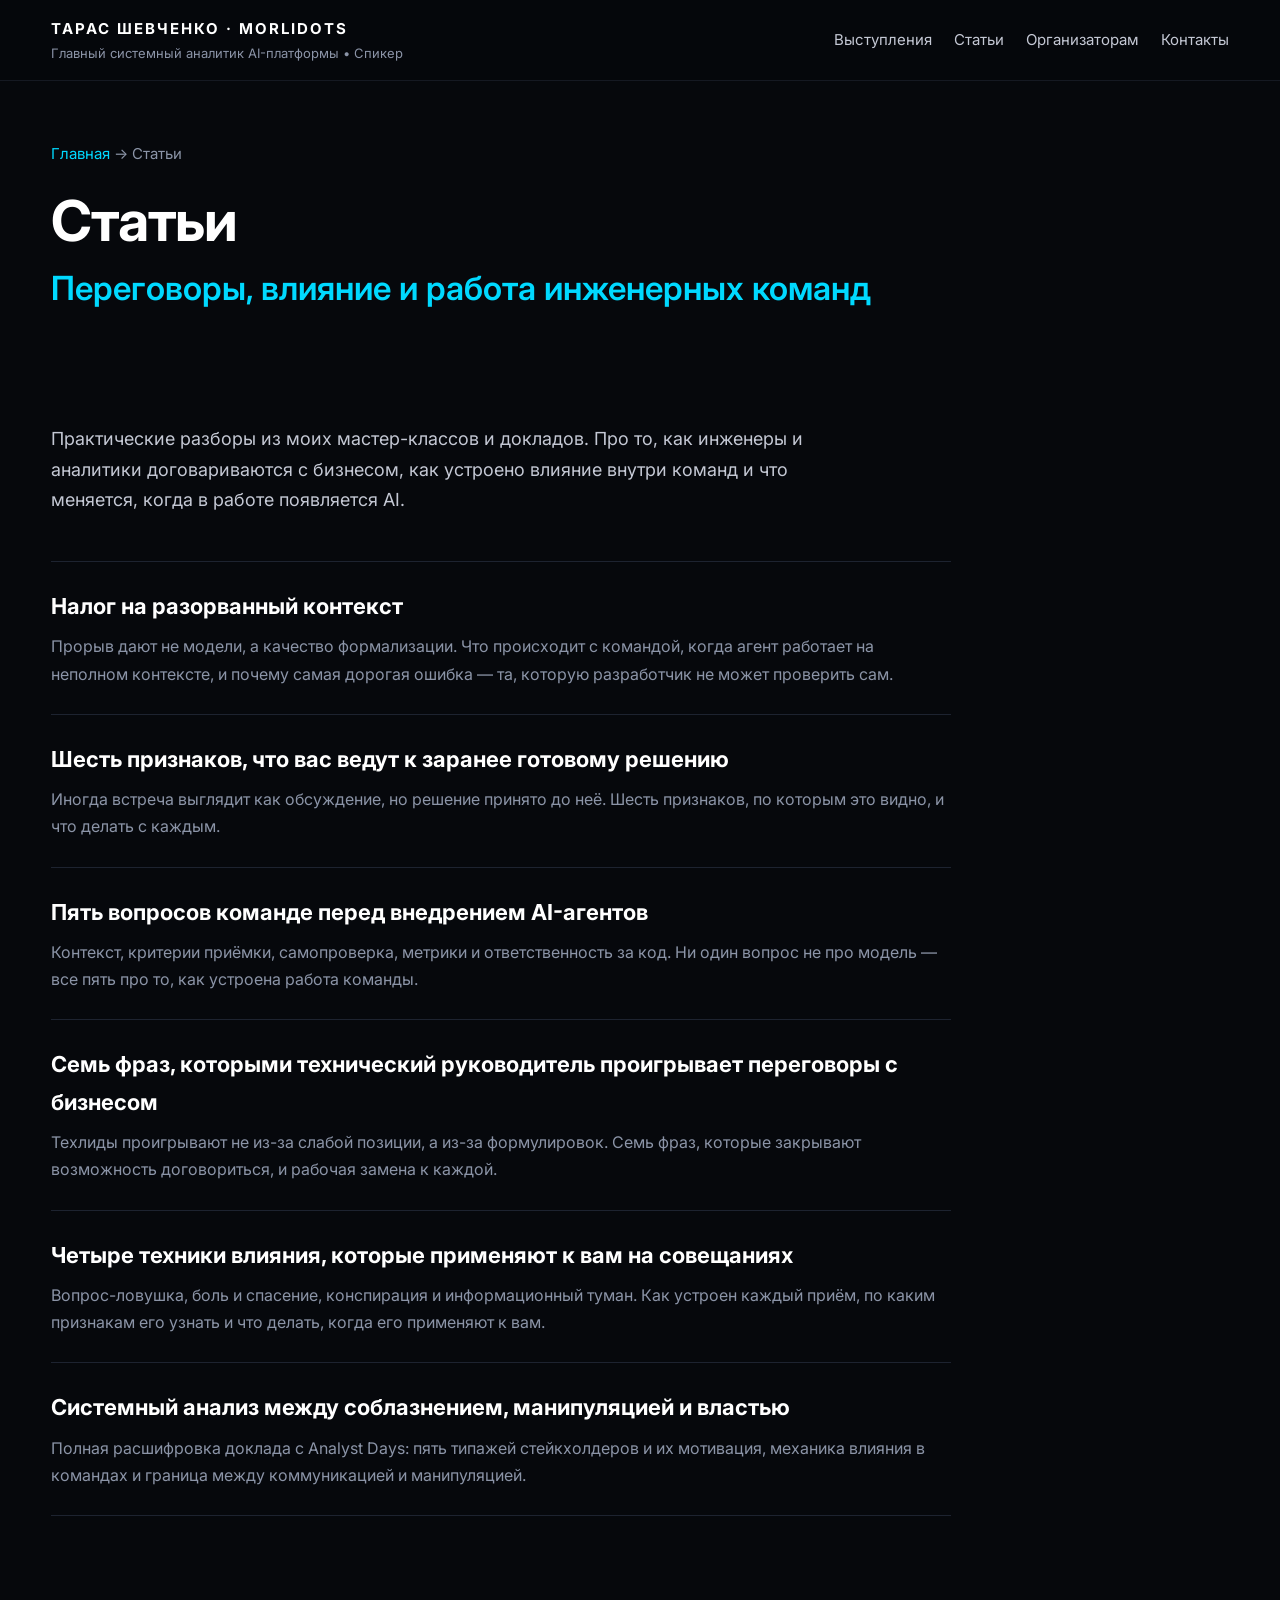
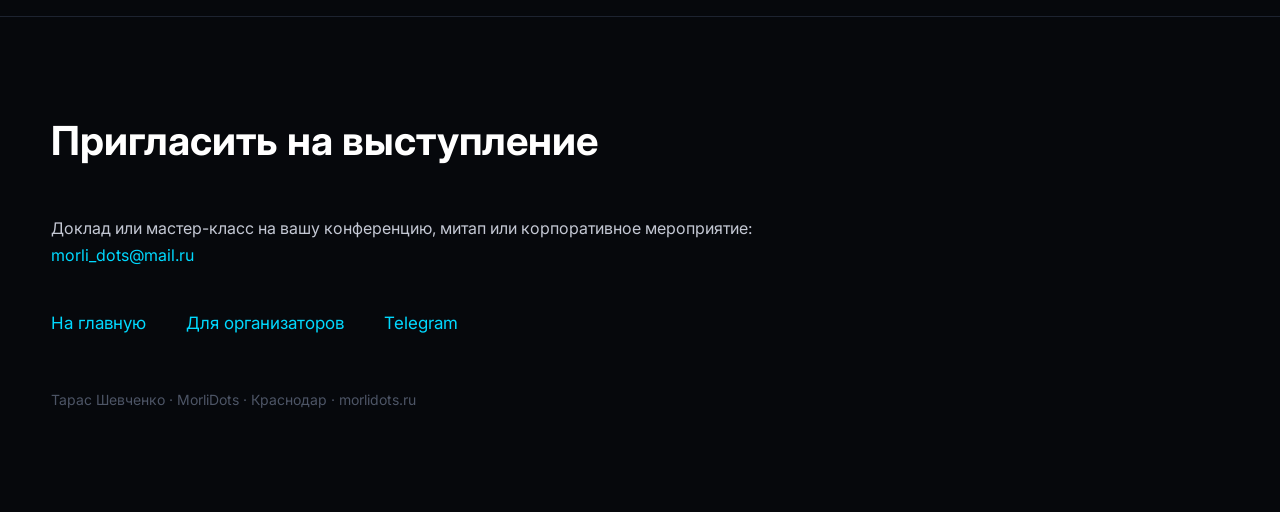
<file: articles/index.html>
<!DOCTYPE html>
<html lang="ru">
<head>
<meta charset="UTF-8">
<meta name="viewport" content="width=device-width,initial-scale=1">

<title>Статьи о переговорах, требованиях и работе инженерных команд — Тарас Шевченко (MorliDots)</title>
<meta name="description" content="Статьи и разборы о внутрикорпоративных переговорах, влиянии в рабочих коммуникациях, требованиях и работе инженерных команд в эпоху AI. Автор — Тарас Шевченко, главный системный аналитик корпоративной AI-платформы, спикер Analyst Days, DevOpsConf и TeamLead Conf.">
<link rel="canonical" href="https://morlidots.ru/articles/">

<meta property="og:type" content="website">
<meta property="og:title" content="Статьи — Тарас Шевченко (MorliDots)">
<meta property="og:description" content="Разборы о переговорах инженеров с бизнесом, влиянии в рабочих коммуникациях и работе команд в эпоху AI.">
<meta property="og:url" content="https://morlidots.ru/articles/">
<meta property="og:locale" content="ru_RU">

<link rel="stylesheet" href="../style.css">
<link rel="preconnect" href="https://fonts.googleapis.com">
<link href="https://fonts.googleapis.com/css2?family=Inter:wght@300;400;500;600;700;800&display=swap" rel="stylesheet">

<script type="application/ld+json">
{
  "@context": "https://schema.org",
  "@type": "CollectionPage",
  "name": "Статьи Тараса Шевченко (MorliDots)",
  "description": "Разборы о внутрикорпоративных переговорах, влиянии в рабочих коммуникациях, требованиях и работе инженерных команд.",
  "inLanguage": "ru",
  "url": "https://morlidots.ru/articles/",
  "author": {
    "@type": "Person",
    "@id": "https://morlidots.ru/#person",
    "name": "Тарас Шевченко"
  },
  "hasPart": [
    {
      "@type": "Article",
      "headline": "Четыре техники влияния, которые применяют к вам на совещаниях",
      "url": "https://morlidots.ru/articles/tehniki-vliyaniya.html"
    },
    {
      "@type": "Article",
      "headline": "Шесть признаков, что вас ведут к заранее готовому решению",
      "url": "https://morlidots.ru/articles/gotovoe-reshenie.html"
    },
    {
      "@type": "Article",
      "headline": "Пять вопросов команде перед внедрением AI-агентов",
      "url": "https://morlidots.ru/articles/pyat-voprosov-ai-agenty.html"
    },
    {
      "@type": "Article",
      "headline": "Налог на разорванный контекст",
      "url": "https://morlidots.ru/articles/nalog-na-kontekst.html"
    },
    {
      "@type": "Article",
      "headline": "Семь фраз, которыми технический руководитель проигрывает переговоры с бизнесом",
      "url": "https://morlidots.ru/articles/sem-fraz-peregovory.html"
    }
  ]
}
</script>

<!-- ===== СТАНДАРТНЫЙ БЛОК: иконки и счётчики ===== -->
<link rel="icon" href="/favicon.svg" type="image/svg+xml">
<link rel="icon" href="/favicon.ico" sizes="32x32">
<link rel="apple-touch-icon" href="/favicon-180.png">

<!-- Google tag (gtag.js) -->
<script async src="https://www.googletagmanager.com/gtag/js?id=G-QC8YJLD4YS"></script>
<script>
  window.dataLayer = window.dataLayer || [];
  function gtag(){dataLayer.push(arguments);}
  gtag('js', new Date());
  gtag('config', 'G-QC8YJLD4YS');
</script>

<!-- Yandex.Metrika counter -->
<script type="text/javascript">
    (function(m,e,t,r,i,k,a){
        m[i]=m[i]||function(){(m[i].a=m[i].a||[]).push(arguments)};
        m[i].l=1*new Date();
        for (var j = 0; j < document.scripts.length; j++) {if (document.scripts[j].src === r) { return; }}
        k=e.createElement(t),a=e.getElementsByTagName(t)[0],k.async=1,k.src=r,a.parentNode.insertBefore(k,a)
    })(window, document,'script','https://mc.yandex.ru/metrika/tag.js?id=110468772', 'ym');
    ym(110468772, 'init', {ssr:true, webvisor:true, clickmap:true, ecommerce:"dataLayer", referrer: document.referrer, url: location.href, accurateTrackBounce:true, trackLinks:true});
</script>
<noscript><div><img src="https://mc.yandex.ru/watch/110468772" style="position:absolute; left:-9999px;" alt="" /></div></noscript>
<!-- ===== /СТАНДАРТНЫЙ БЛОК ===== -->
</head>
<body>

<header class="header">
  <div class="container nav">
    <div class="logo">
      <div class="name"><a href="../index.html">ТАРАС ШЕВЧЕНКО · MORLIDOTS</a></div>
      <div class="role">Главный системный аналитик AI-платформы • Спикер</div>
    </div>
    <nav>
      <a href="../index.html#history">Выступления</a>
      <a href="./index.html">Статьи</a>
      <a href="../index.html#organizers">Организаторам</a>
      <a href="../index.html#contacts">Контакты</a>
    </nav>
  </div>
</header>

<section class="talk-hero">
  <div class="container">
    <div class="breadcrumb"><a href="../index.html">Главная</a> → Статьи</div>
    <h1>Статьи</h1>
    <div class="tagline">Переговоры, влияние и работа инженерных команд</div>
  </div>
</section>

<section class="section">
  <div class="container">

    <p class="section-lead">Практические разборы из моих мастер-классов и докладов. Про то, как инженеры и аналитики договариваются с бизнесом, как устроено влияние внутри команд и что меняется, когда в работе появляется AI.</p>

    <ul class="article-list">

      <li>
        <h3><a href="./nalog-na-kontekst.html">Налог на разорванный контекст</a></h3>
        <p>Прорыв дают не модели, а качество формализации. Что происходит с командой, когда агент работает на неполном контексте, и почему самая дорогая ошибка — та, которую разработчик не может проверить сам.</p>
      </li>

      <li>
        <h3><a href="./gotovoe-reshenie.html">Шесть признаков, что вас ведут к заранее готовому решению</a></h3>
        <p>Иногда встреча выглядит как обсуждение, но решение принято до неё. Шесть признаков, по которым это видно, и что делать с каждым.</p>
      </li>

      <li>
        <h3><a href="./pyat-voprosov-ai-agenty.html">Пять вопросов команде перед внедрением AI-агентов</a></h3>
        <p>Контекст, критерии приёмки, самопроверка, метрики и ответственность за код. Ни один вопрос не про модель — все пять про то, как устроена работа команды.</p>
      </li>

      <li>
        <h3><a href="./sem-fraz-peregovory.html">Семь фраз, которыми технический руководитель проигрывает переговоры с бизнесом</a></h3>
        <p>Техлиды проигрывают не из-за слабой позиции, а из-за формулировок. Семь фраз, которые закрывают возможность договориться, и рабочая замена к каждой.</p>
      </li>

      <li>
        <h3><a href="./tehniki-vliyaniya.html">Четыре техники влияния, которые применяют к вам на совещаниях</a></h3>
        <p>Вопрос-ловушка, боль и спасение, конспирация и информационный туман. Как устроен каждый приём, по каким признакам его узнать и что делать, когда его применяют к вам.</p>
      </li>

      <li>
        <h3><a href="../talk-provoke.html">Системный анализ между соблазнением, манипуляцией и властью</a></h3>
        <p>Полная расшифровка доклада с Analyst Days: пять типажей стейкхолдеров и их мотивация, механика влияния в командах и граница между коммуникацией и манипуляцией.</p>
      </li>

    </ul>

  </div>
</section>

<footer>
  <div class="container">
    <h2>Пригласить на выступление</h2>
    <p>Доклад или мастер-класс на вашу конференцию, митап или корпоративное мероприятие: <a href="mailto:morli_dots@mail.ru">morli_dots@mail.ru</a></p>
    <div class="contacts-row">
      <a href="../index.html">На главную</a>
      <a href="../index.html#organizers">Для организаторов</a>
      <a href="https://t.me/AnalystsMind" target="_blank" rel="noopener">Telegram</a>
    </div>
    <p class="footer-signature">Тарас Шевченко · MorliDots · Краснодар · morlidots.ru</p>
  </div>
</footer>

</body>
</html>
</file>
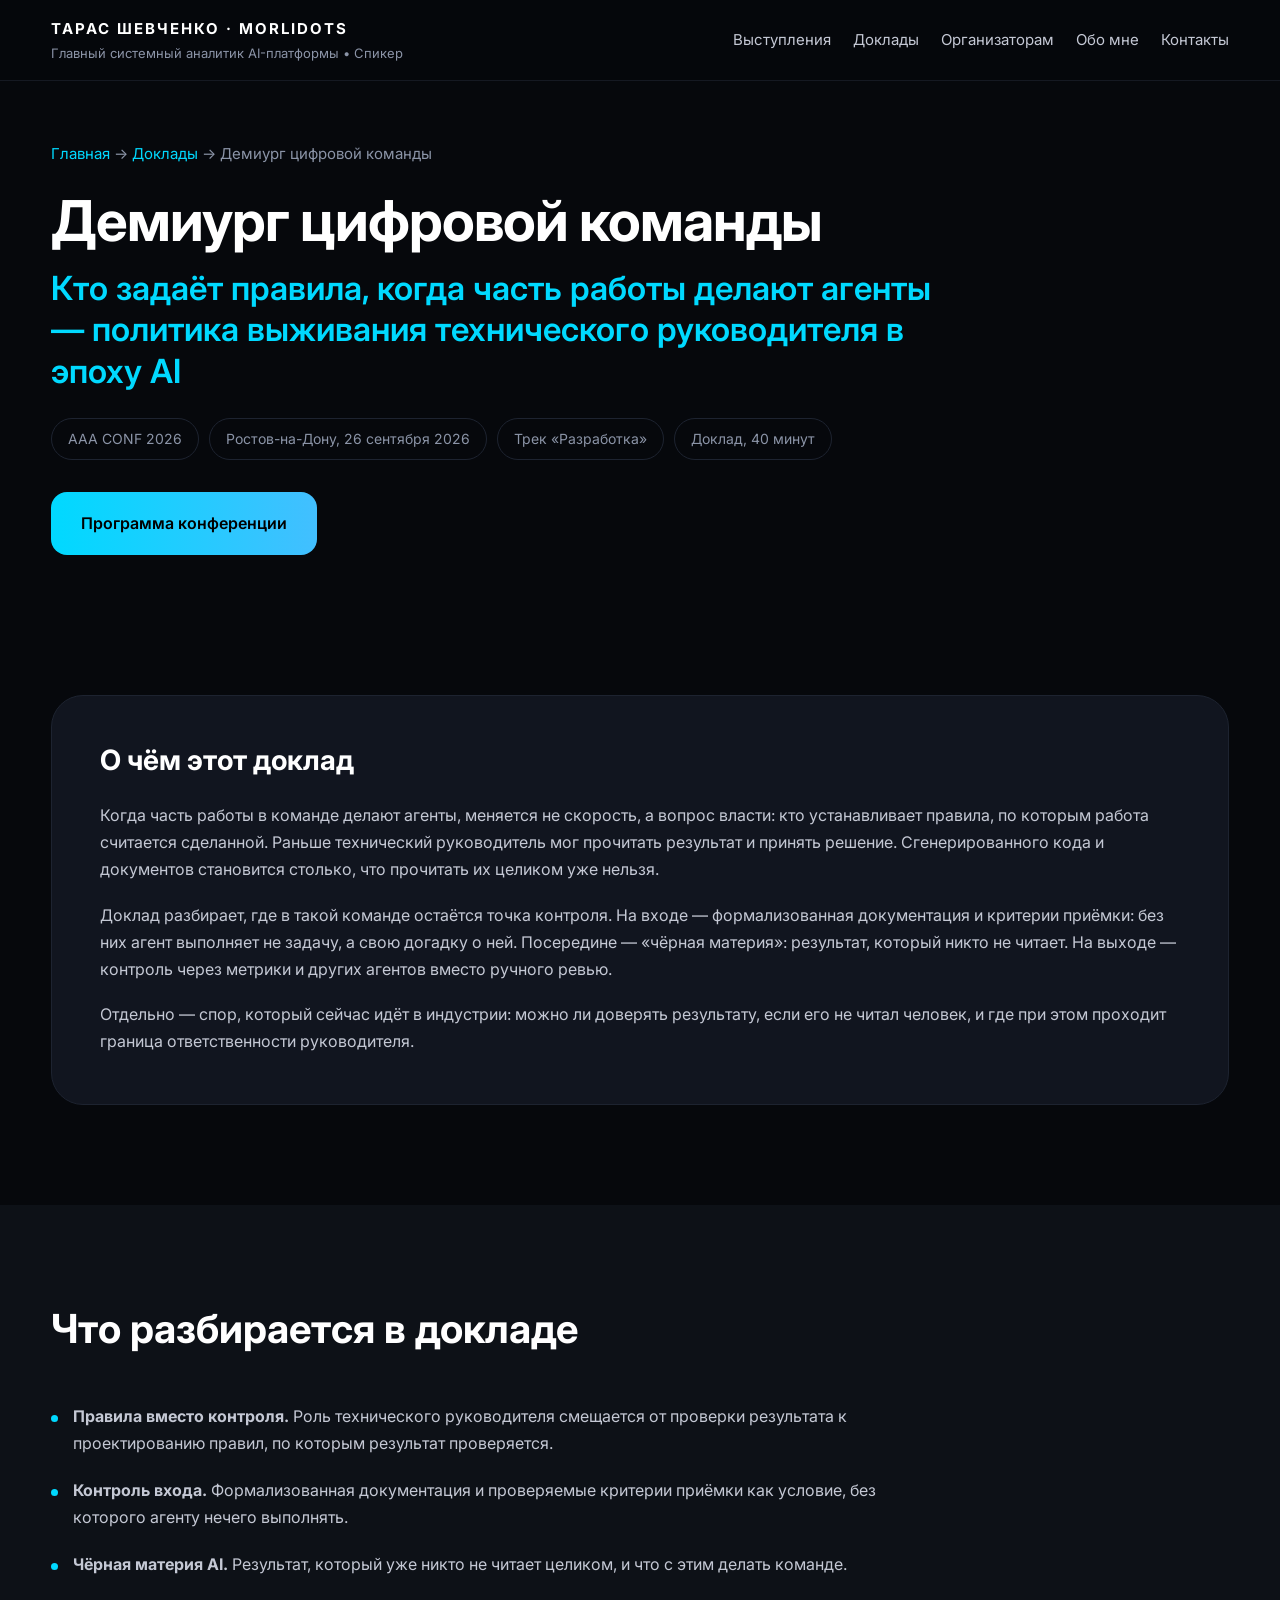
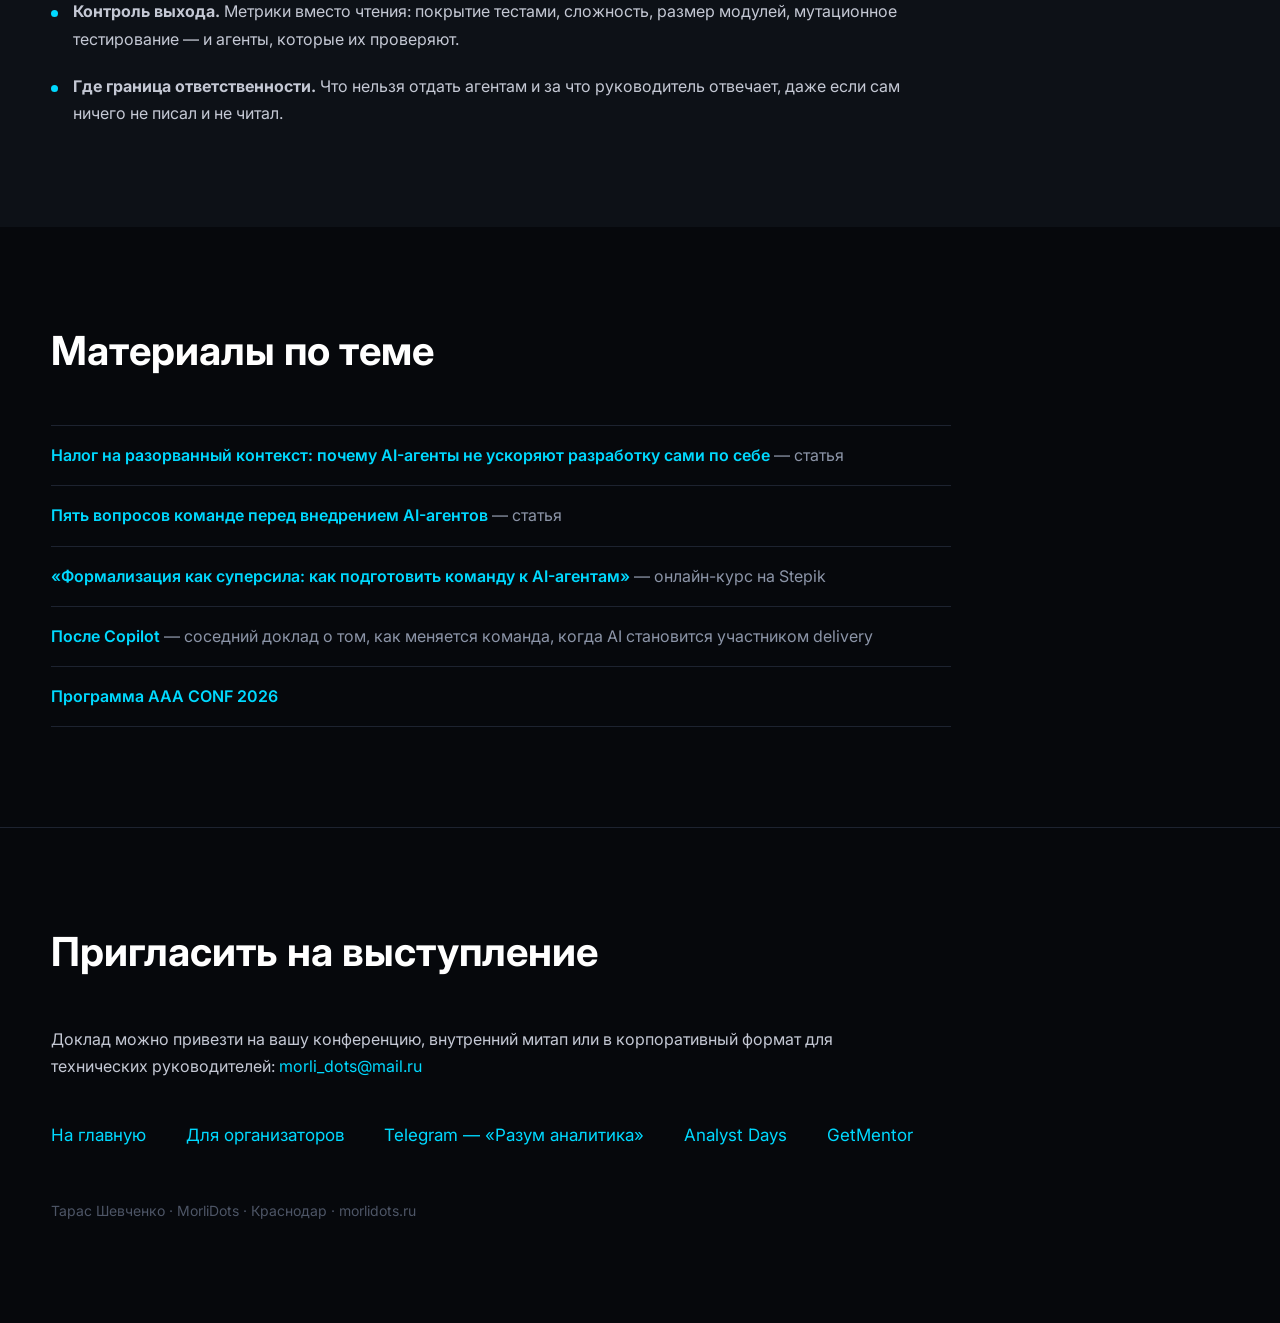
<file: talk-demiurge.html>
<!DOCTYPE html>
<html lang="ru">
<head>
  <!-- Google tag (gtag.js) -->
<script async src="https://www.googletagmanager.com/gtag/js?id=G-QC8YJLD4YS"></script>
<script>
  window.dataLayer = window.dataLayer || [];
  function gtag(){dataLayer.push(arguments);}
  gtag('js', new Date());

  gtag('config', 'G-QC8YJLD4YS');
</script>
  <meta charset="UTF-8">
  <meta name="viewport" content="width=device-width,initial-scale=1">

  <title>Демиург цифровой команды: кто задаёт правила, когда часть работы делают агенты — доклад на AAA CONF 2026</title>

  <meta name="description" content="Доклад Тараса Шевченко (MorliDots) на AAA CONF 2026, Ростов-на-Дону, 26 сентября. Политика выживания технического руководителя в эпоху AI: контроль входящей документации, «чёрная материя» сгенерированного результата и контроль выхода через метрики и агентов.">

  <link rel="canonical" href="https://morlidots.ru/talk-demiurge.html">

  <meta property="og:type" content="article">
  <meta property="og:title" content="Демиург цифровой команды — Тарас Шевченко, AAA CONF 2026">
  <meta property="og:description" content="Кто задаёт правила, когда часть работы делают агенты. Политика выживания технического руководителя в эпоху AI.">
  <meta property="og:url" content="https://morlidots.ru/talk-demiurge.html">
  <meta property="og:image" content="https://morlidots.ru/images/demiurge.png">
  <meta property="og:locale" content="ru_RU">
  <meta name="twitter:card" content="summary_large_image">

  <link rel="stylesheet" href="./style.css">
  <link rel="preconnect" href="https://fonts.googleapis.com">
  <link href="https://fonts.googleapis.com/css2?family=Inter:wght@300;400;500;600;700;800&display=swap" rel="stylesheet">

  <script type="application/ld+json">
  {
    "@context": "https://schema.org",
    "@type": "Event",
    "@id": "https://morlidots.ru/talk-demiurge.html#event",
    "name": "Демиург цифровой команды: кто задаёт правила, когда часть работы делают агенты — политика выживания технического руководителя в эпоху AI",
    "description": "Кто задаёт правила, когда часть работы делают агенты: контроль входа, чёрная материя AI-результата, контроль выхода через метрики. Что остаётся техническому руководителю.",
    "startDate": "2026-09-26T16:25:00+03:00",
    "endDate": "2026-09-26T17:05:00+03:00",
    "eventStatus": "https://schema.org/EventScheduled",
    "eventAttendanceMode": "https://schema.org/OfflineEventAttendanceMode",
    "location": {
      "@type": "Place",
      "name": "Hyatt Regency, Ростов-на-Дону",
      "address": {
        "@type": "PostalAddress",
        "streetAddress": "ул. Большая Садовая, 121",
        "addressLocality": "Ростов-на-Дону",
        "addressCountry": "RU"
      }
    },
    "performer": {
      "@id": "https://morlidots.ru/#person"
    },
    "organizer": {
      "@type": "Organization",
      "name": "AAA CONF",
      "url": "https://aaa.events/"
    },
    "url": "https://morlidots.ru/talk-demiurge.html",
    "sameAs": "https://aaa.events/",
    "image": "https://morlidots.ru/images/demiurge.png"
  }
  </script>

  <script type="application/ld+json">
  {
    "@context": "https://schema.org",
    "@type": "BreadcrumbList",
    "itemListElement": [
      {
        "@type": "ListItem",
        "position": 1,
        "name": "Тарас Шевченко (MorliDots)",
        "item": "https://morlidots.ru/"
      },
      {
        "@type": "ListItem",
        "position": 2,
        "name": "Доклады",
        "item": "https://morlidots.ru/#talks"
      },
      {
        "@type": "ListItem",
        "position": 3,
        "name": "Демиург цифровой команды"
      }
    ]
  }
  </script>

  <!-- Yandex.Metrika counter -->
  <script type="text/javascript">
    (function(m,e,t,r,i,k,a){
        m[i]=m[i]||function(){(m[i].a=m[i].a||[]).push(arguments)};
        m[i].l=1*new Date();
        for (var j = 0; j < document.scripts.length; j++) {if (document.scripts[j].src === r) { return; }}
        k=e.createElement(t),a=e.getElementsByTagName(t)[0],k.async=1,k.src=r,a.parentNode.insertBefore(k,a)
    })(window, document,'script','https://mc.yandex.ru/metrika/tag.js?id=110468772', 'ym');
    ym(110468772, 'init', {ssr:true, webvisor:true, clickmap:true, ecommerce:"dataLayer", referrer: document.referrer, url: location.href, accurateTrackBounce:true, trackLinks:true});
  </script>
  <noscript><div><img src="https://mc.yandex.ru/watch/110468772" style="position:absolute; left:-9999px;" alt="" /></div></noscript>
  <!-- /Yandex.Metrika counter -->
  <link rel="icon" href="/favicon.svg" type="image/svg+xml">
<link rel="icon" href="/favicon.ico" sizes="32x32">
<link rel="apple-touch-icon" href="/favicon-180.png">
</head>
<body>

<header class="header">
  <div class="container nav">
    <div class="logo">
      <div class="name"><a href="./index.html">ТАРАС ШЕВЧЕНКО · MORLIDOTS</a></div>
      <div class="role">Главный системный аналитик AI-платформы • Спикер</div>
    </div>

    <nav>
      <a href="./index.html#history">Выступления</a>
      <a href="./index.html#talks">Доклады</a>
      <a href="./index.html#organizers">Организаторам</a>
      <a href="./index.html#about">Обо мне</a>
      <a href="./index.html#contacts">Контакты</a>
    </nav>
  </div>
</header>


<section class="talk-hero">
  <div class="container">

    <div class="breadcrumb">
      <a href="./index.html">Главная</a> → <a href="./index.html#talks">Доклады</a> → Демиург цифровой команды
    </div>

    <h1>Демиург цифровой команды</h1>

    <div class="tagline">Кто задаёт правила, когда часть работы делают агенты — политика выживания технического руководителя в эпоху AI</div>

    <ul class="talk-facts">
      <li>AAA CONF 2026</li>
      <li>Ростов-на-Дону, 26 сентября 2026</li>
      <li>Трек «Разработка»</li>
      <li>Доклад, 40 минут</li>
    </ul>

    <a class="video-cta" href="https://aaa.events/" target="_blank" rel="noopener">
      Программа конференции
    </a>

  </div>
</section>


<section class="section">
  <div class="container">

    <div class="summary">
      <h2>О чём этот доклад</h2>

      <p>
        Когда часть работы в команде делают агенты, меняется не скорость, а вопрос власти:
        кто устанавливает правила, по которым работа считается сделанной. Раньше технический
        руководитель мог прочитать результат и принять решение. Сгенерированного кода и документов
        становится столько, что прочитать их целиком уже нельзя.
      </p>

      <p>
        Доклад разбирает, где в такой команде остаётся точка контроля. На входе — формализованная
        документация и критерии приёмки: без них агент выполняет не задачу, а свою догадку о ней.
        Посередине — «чёрная материя»: результат, который никто не читает. На выходе — контроль через
        метрики и других агентов вместо ручного ревью.
      </p>

      <p>
        Отдельно — спор, который сейчас идёт в индустрии: можно ли доверять результату, если его
        не читал человек, и где при этом проходит граница ответственности руководителя.
      </p>
    </div>

  </div>
</section>


<section class="section dark">
  <div class="container">

    <h2>Что разбирается в докладе</h2>

    <ul class="topics" style="max-width:900px">
      <li><strong>Правила вместо контроля.</strong> Роль технического руководителя смещается от проверки результата к проектированию правил, по которым результат проверяется.</li>
      <li><strong>Контроль входа.</strong> Формализованная документация и проверяемые критерии приёмки как условие, без которого агенту нечего выполнять.</li>
      <li><strong>Чёрная материя AI.</strong> Результат, который уже никто не читает целиком, и что с этим делать команде.</li>
      <li><strong>Контроль выхода.</strong> Метрики вместо чтения: покрытие тестами, сложность, размер модулей, мутационное тестирование — и агенты, которые их проверяют.</li>
      <li><strong>Где граница ответственности.</strong> Что нельзя отдать агентам и за что руководитель отвечает, даже если сам ничего не писал и не читал.</li>
    </ul>

  </div>
</section>


<section class="section">
  <div class="container">

    <h2>Материалы по теме</h2>

    <ul class="plain-list">
      <li><a href="./articles/nalog-na-kontekst.html">Налог на разорванный контекст: почему AI-агенты не ускоряют разработку сами по себе</a> — статья</li>
      <li><a href="./articles/pyat-voprosov-ai-agenty.html">Пять вопросов команде перед внедрением AI-агентов</a> — статья</li>
      <li><a href="https://stepik.org/a/297807" target="_blank" rel="noopener">«Формализация как суперсила: как подготовить команду к AI-агентам»</a> — онлайн-курс на Stepik</li>
      <li><a href="./index.html#talk-copilot">После Copilot</a> — соседний доклад о том, как меняется команда, когда AI становится участником delivery</li>
      <li><a href="https://aaa.events/" target="_blank" rel="noopener">Программа AAA CONF 2026</a></li>
    </ul>

  </div>
</section>


<footer id="contacts">
  <div class="container">

    <h2>Пригласить на выступление</h2>

    <p>
      Доклад можно привезти на вашу конференцию, внутренний митап или в корпоративный формат для
      технических руководителей: <a href="mailto:morli_dots@mail.ru">morli_dots@mail.ru</a>
    </p>

    <div class="contacts-row">
      <a href="./index.html">На главную</a>
      <a href="./index.html#organizers">Для организаторов</a>
      <a href="https://t.me/AnalystsMind" target="_blank" rel="noopener">Telegram — «Разум аналитика»</a>
      <a href="https://analystdays.ru/ru/profile/106538" target="_blank" rel="noopener">Analyst Days</a>
      <a href="https://getmentor.dev/mentor/taras--shevchenko-7233" target="_blank" rel="noopener">GetMentor</a>
    </div>

    <p class="footer-signature">
      Тарас Шевченко · MorliDots · Краснодар · morlidots.ru
    </p>

  </div>
</footer>

</body>
</html>
</file>
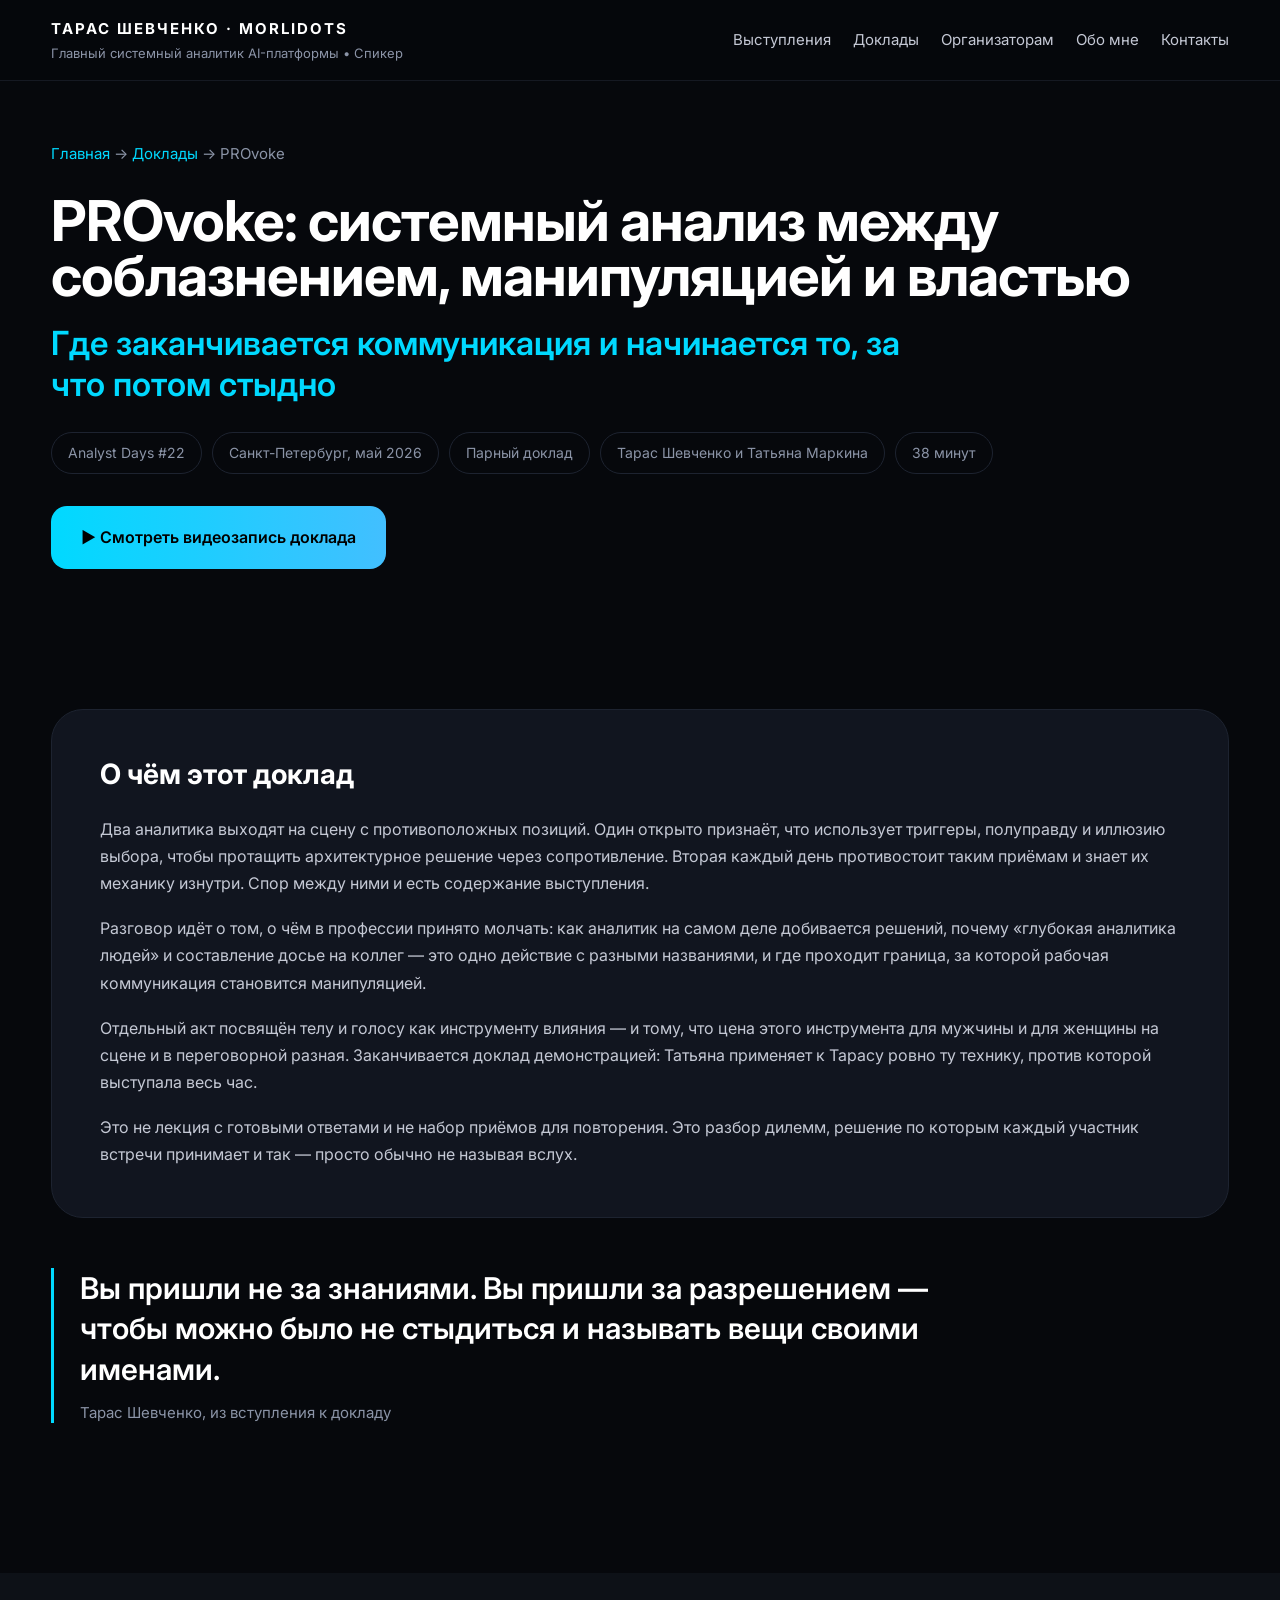
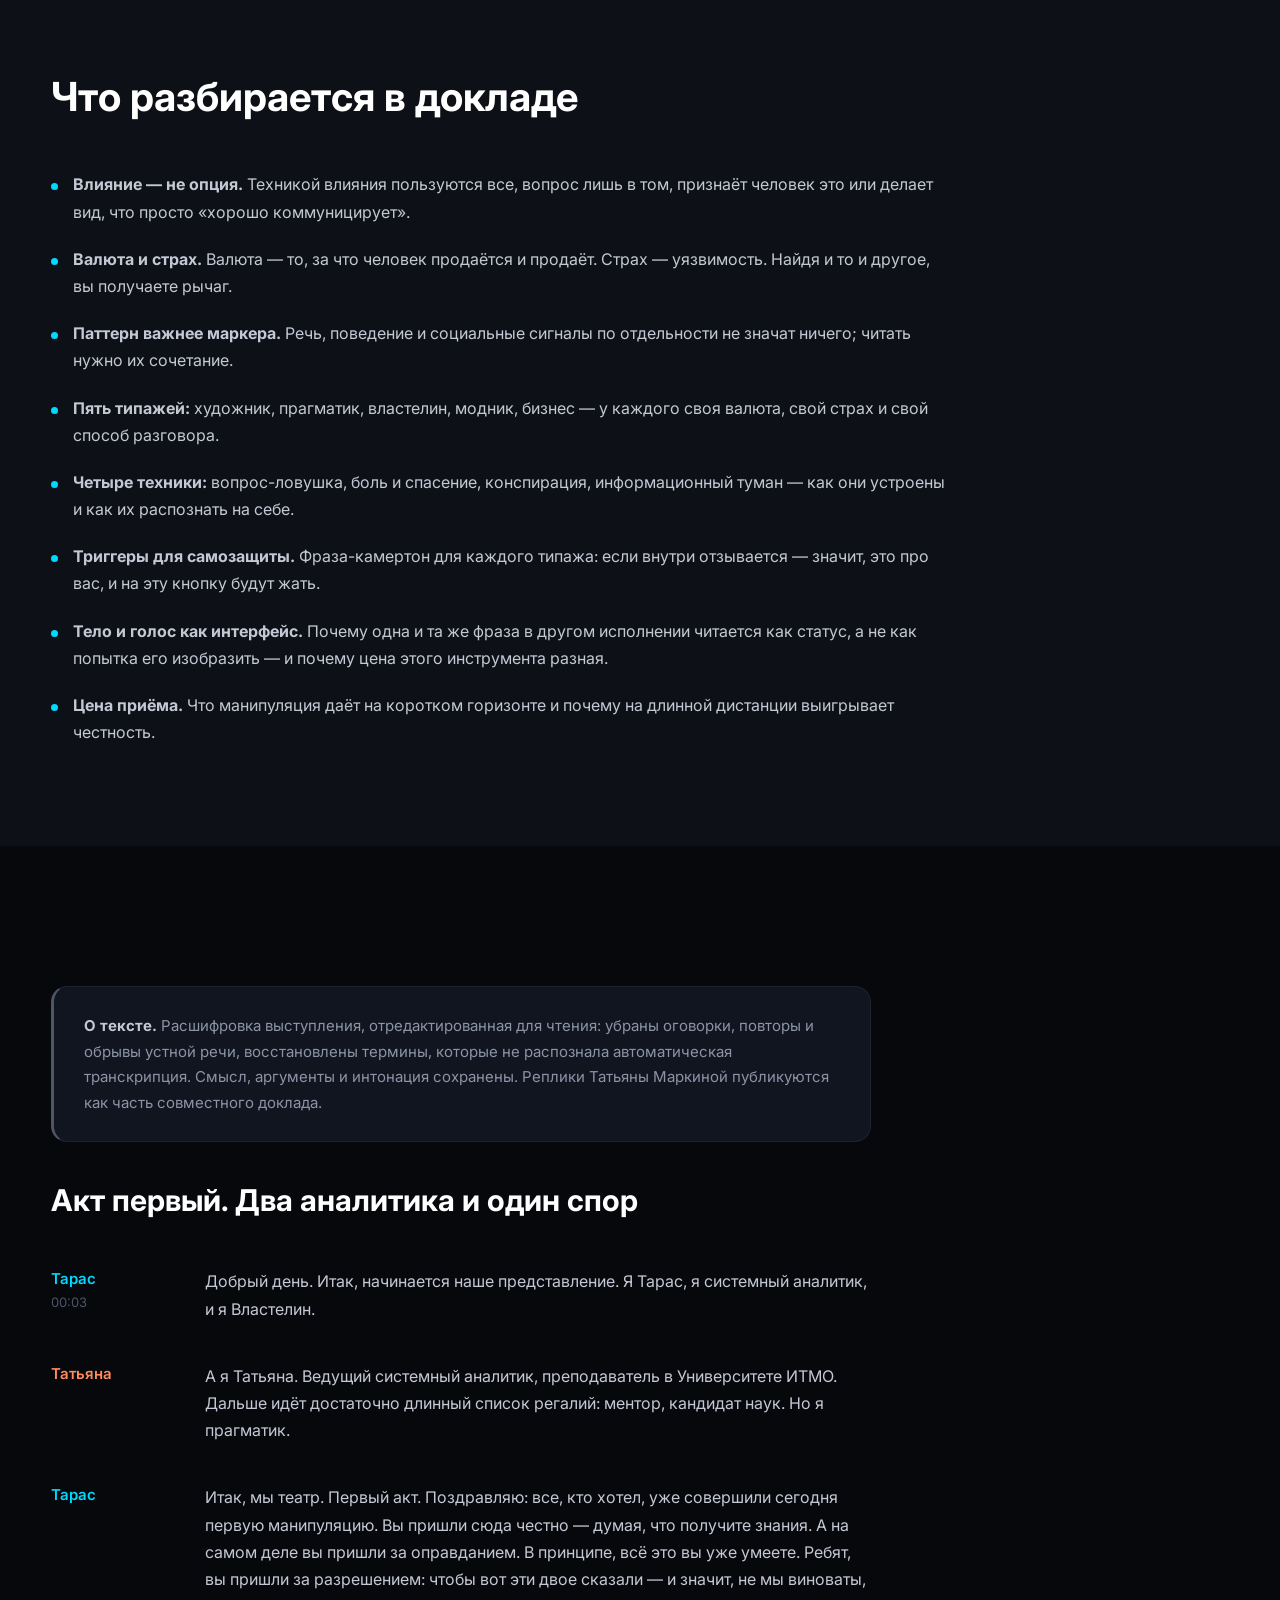
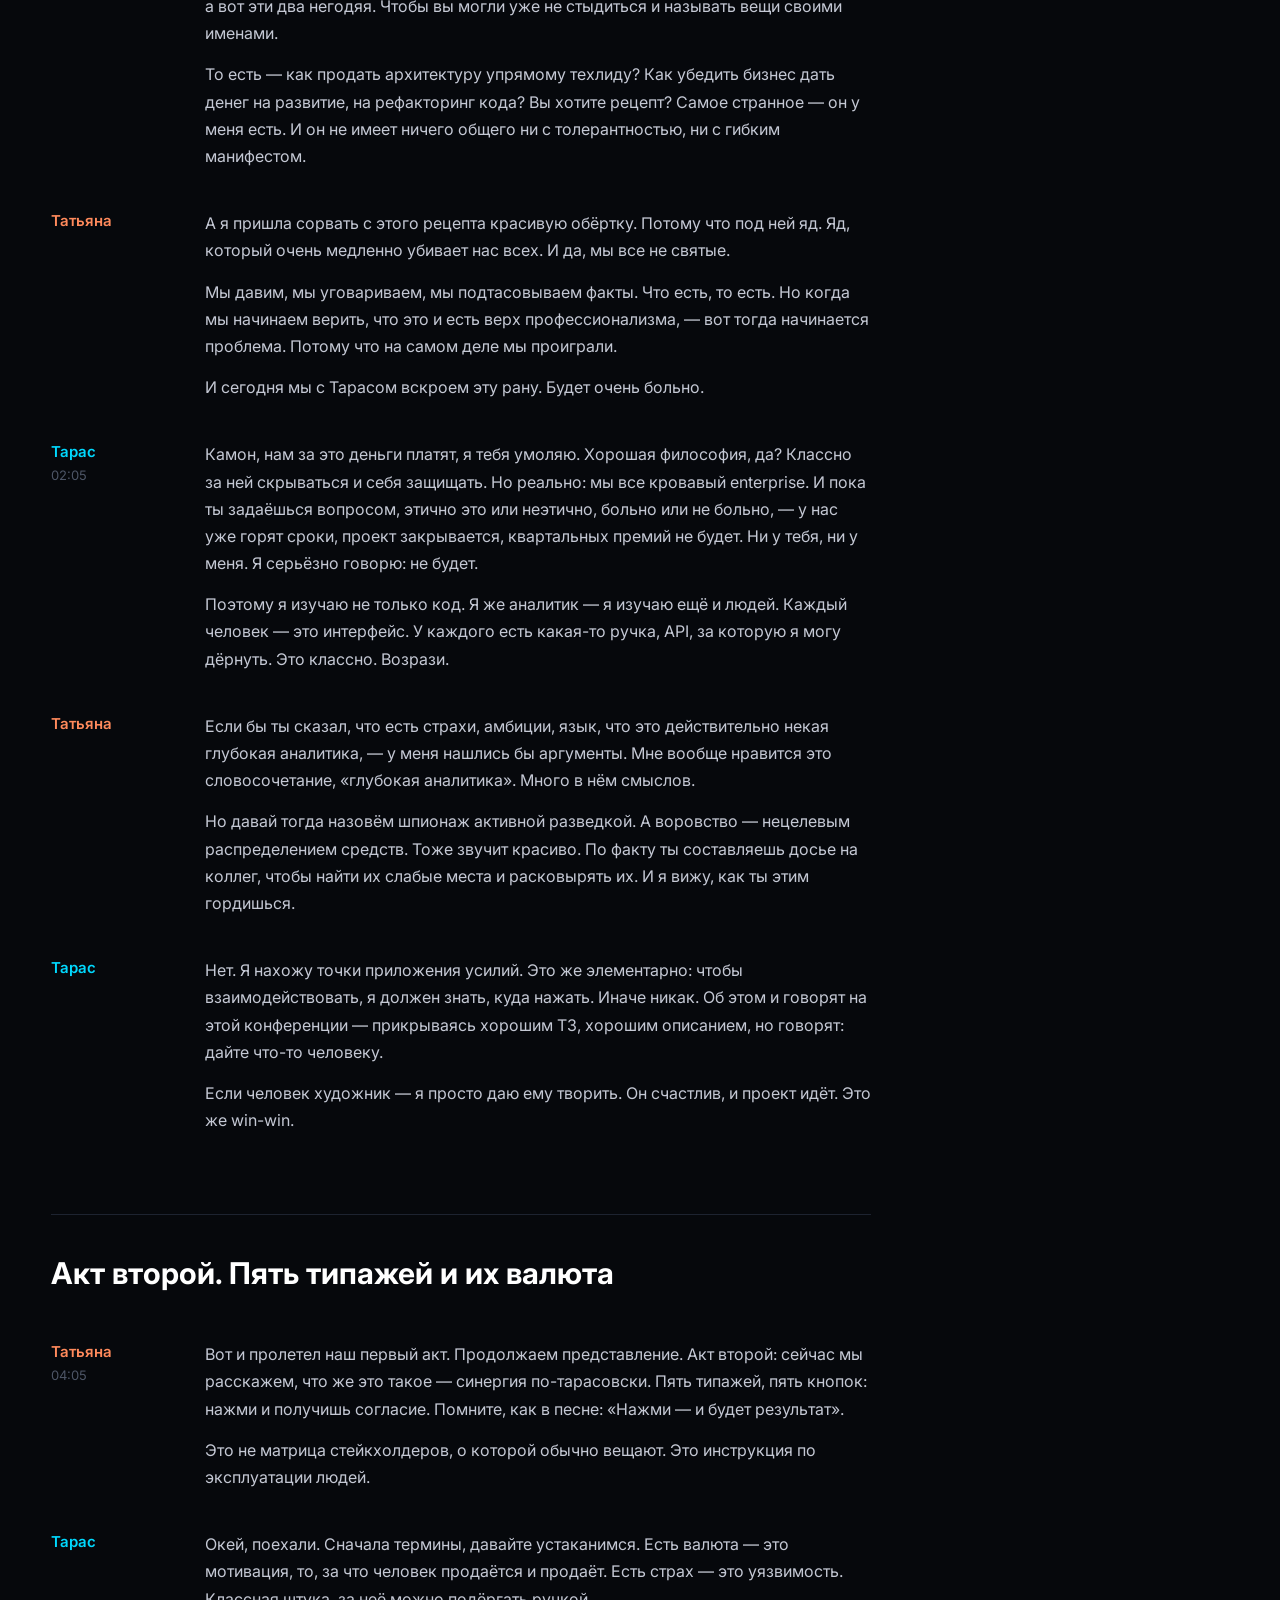
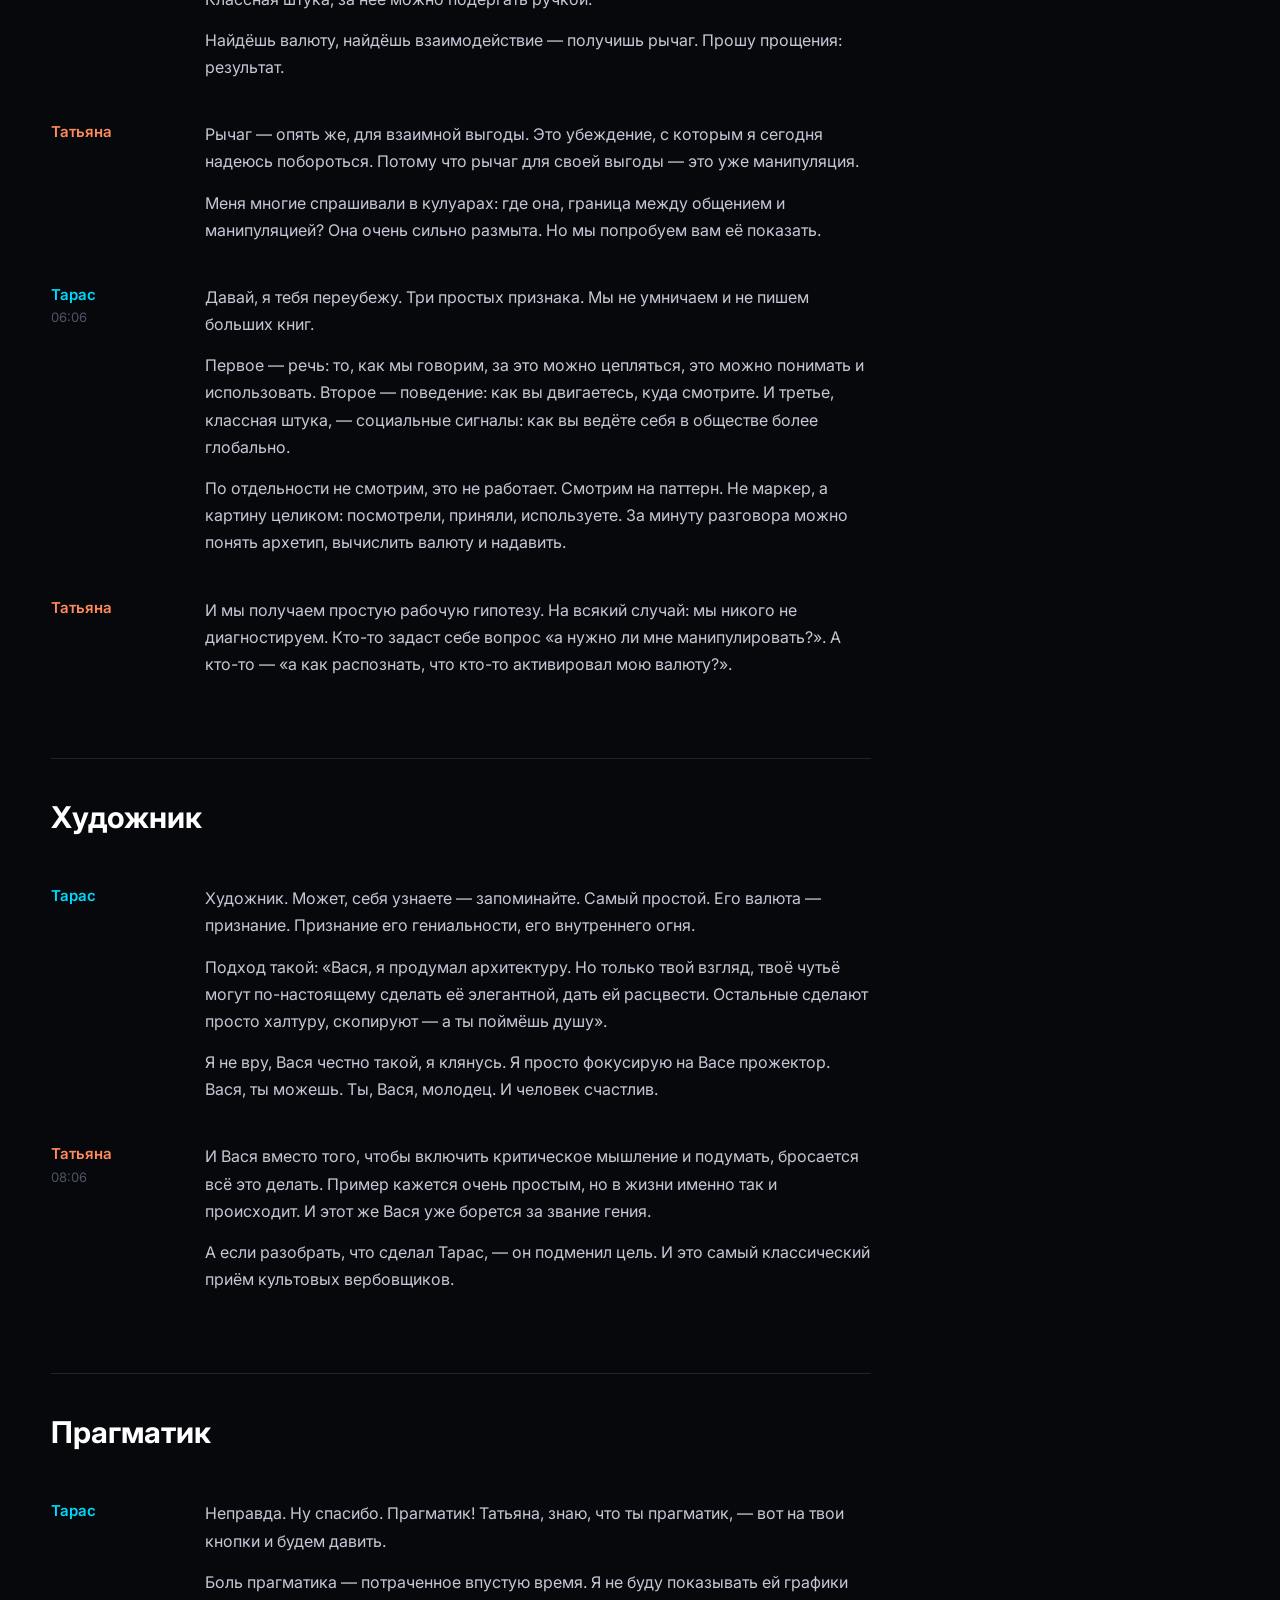
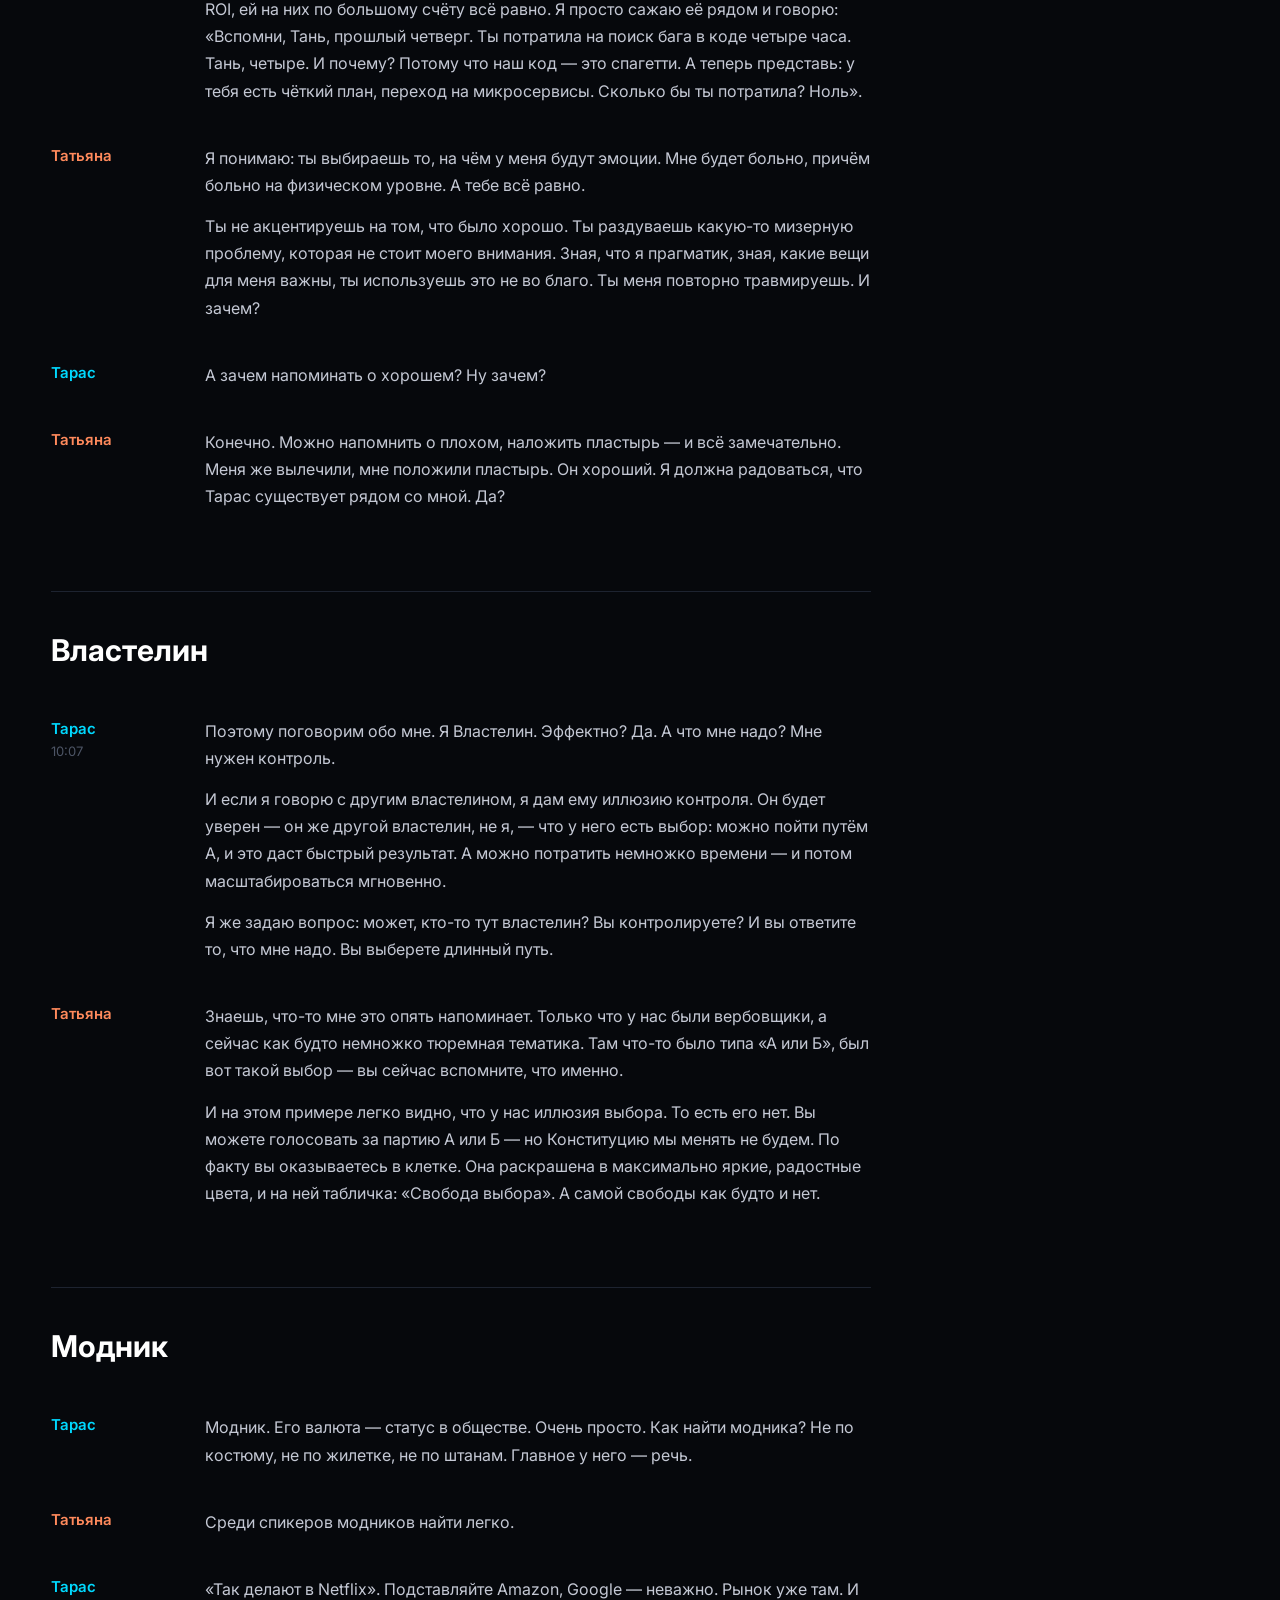
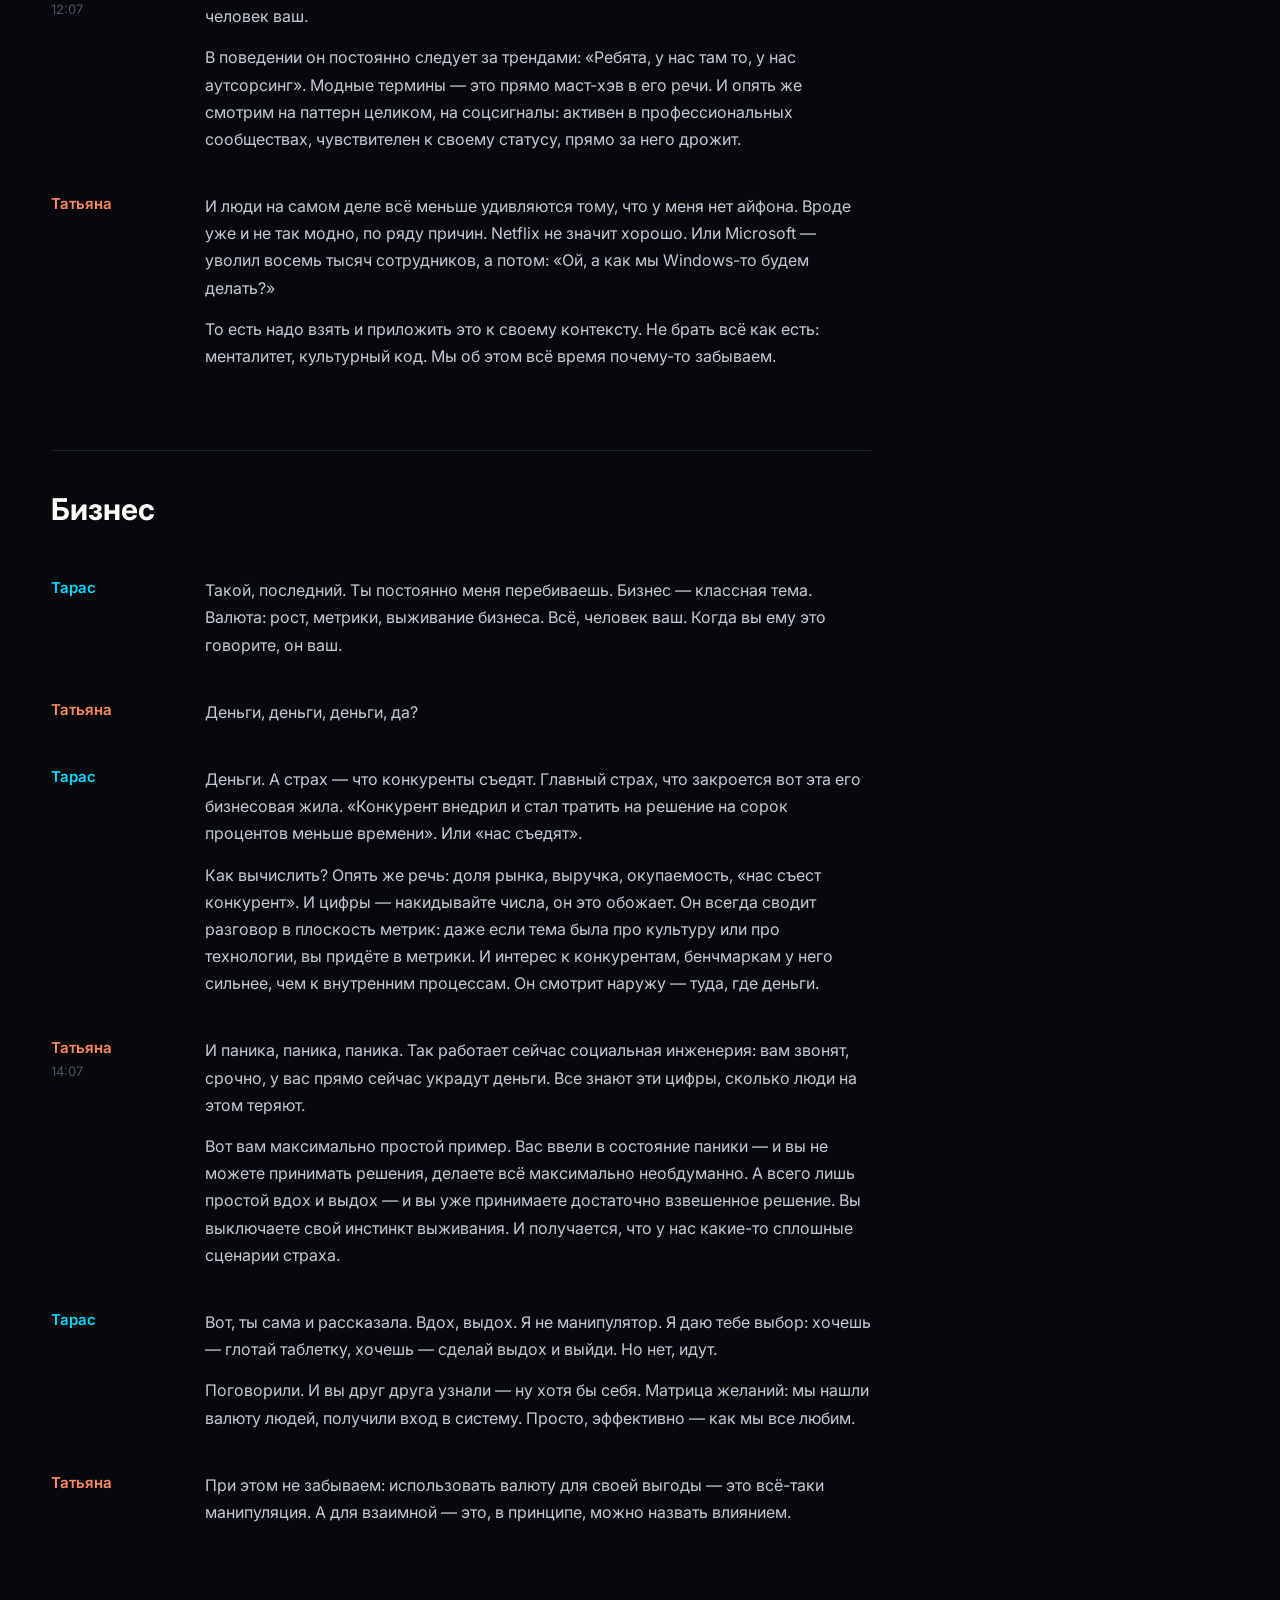
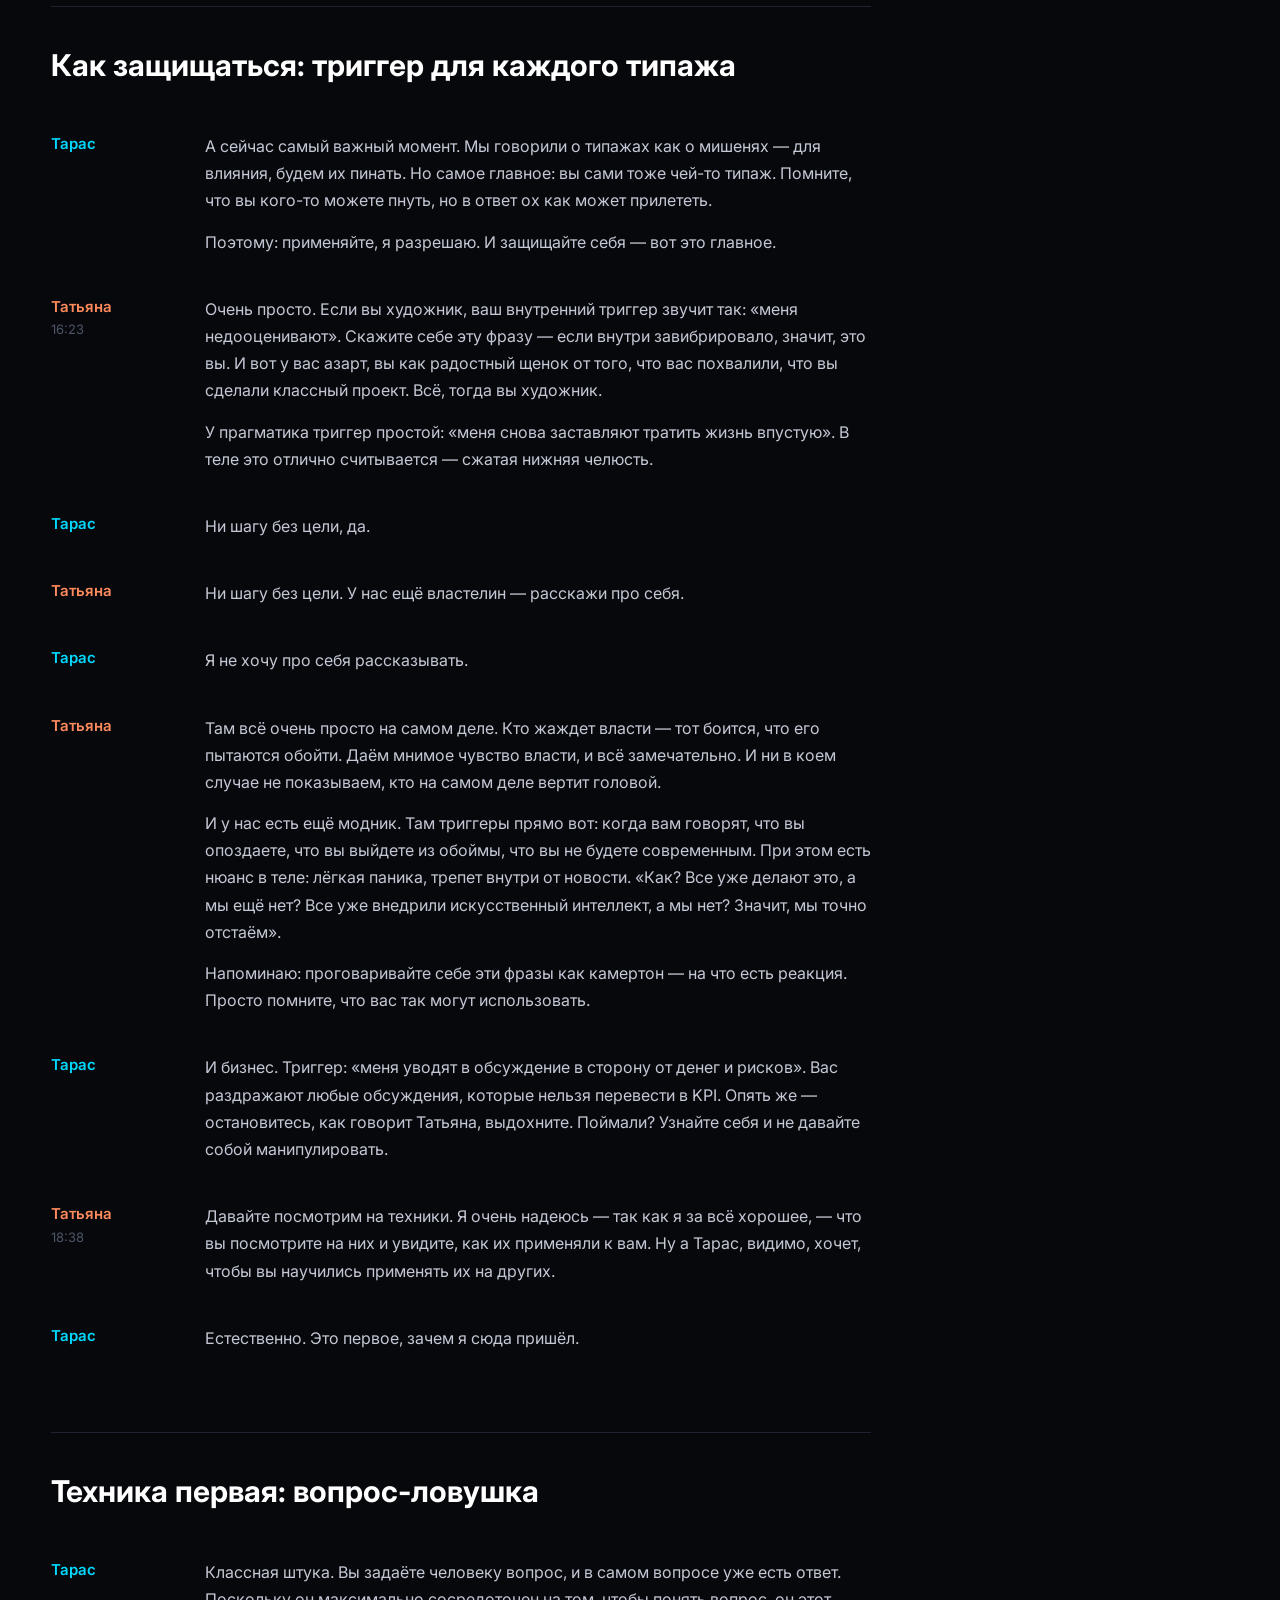
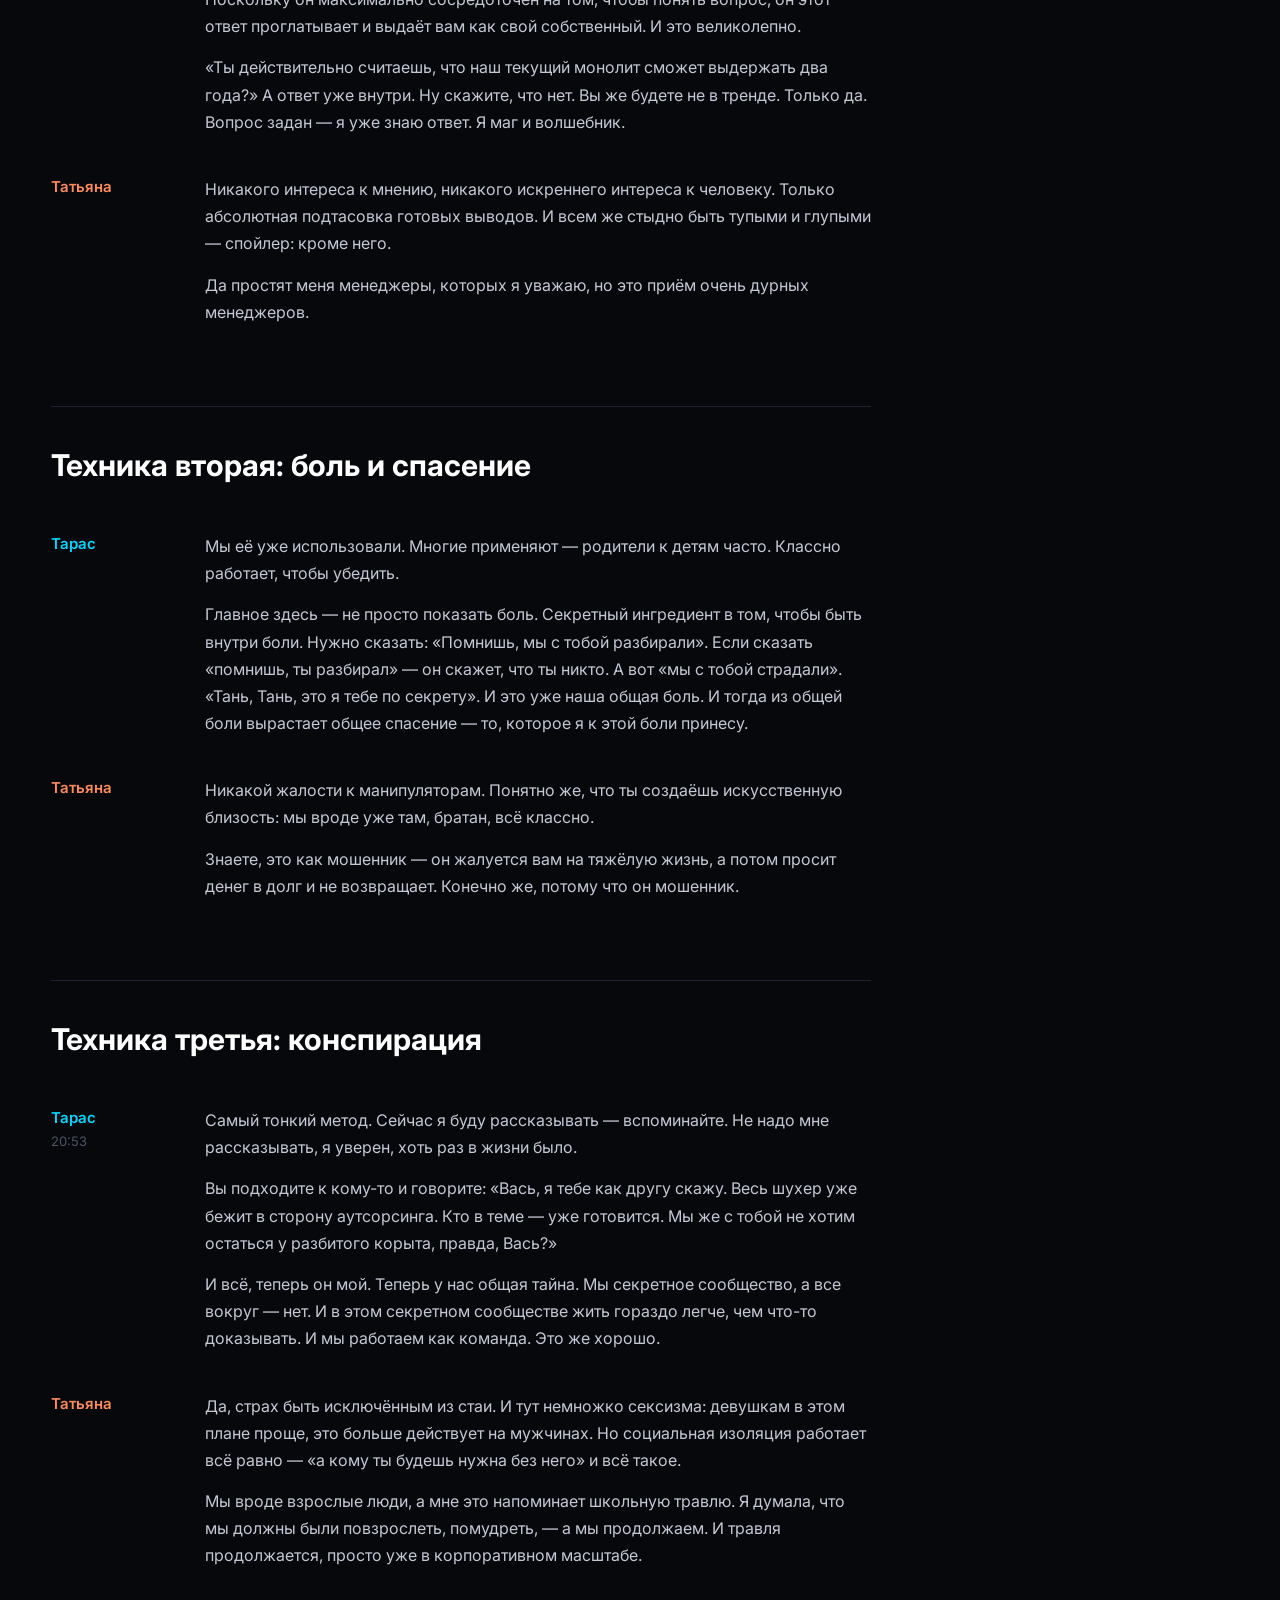
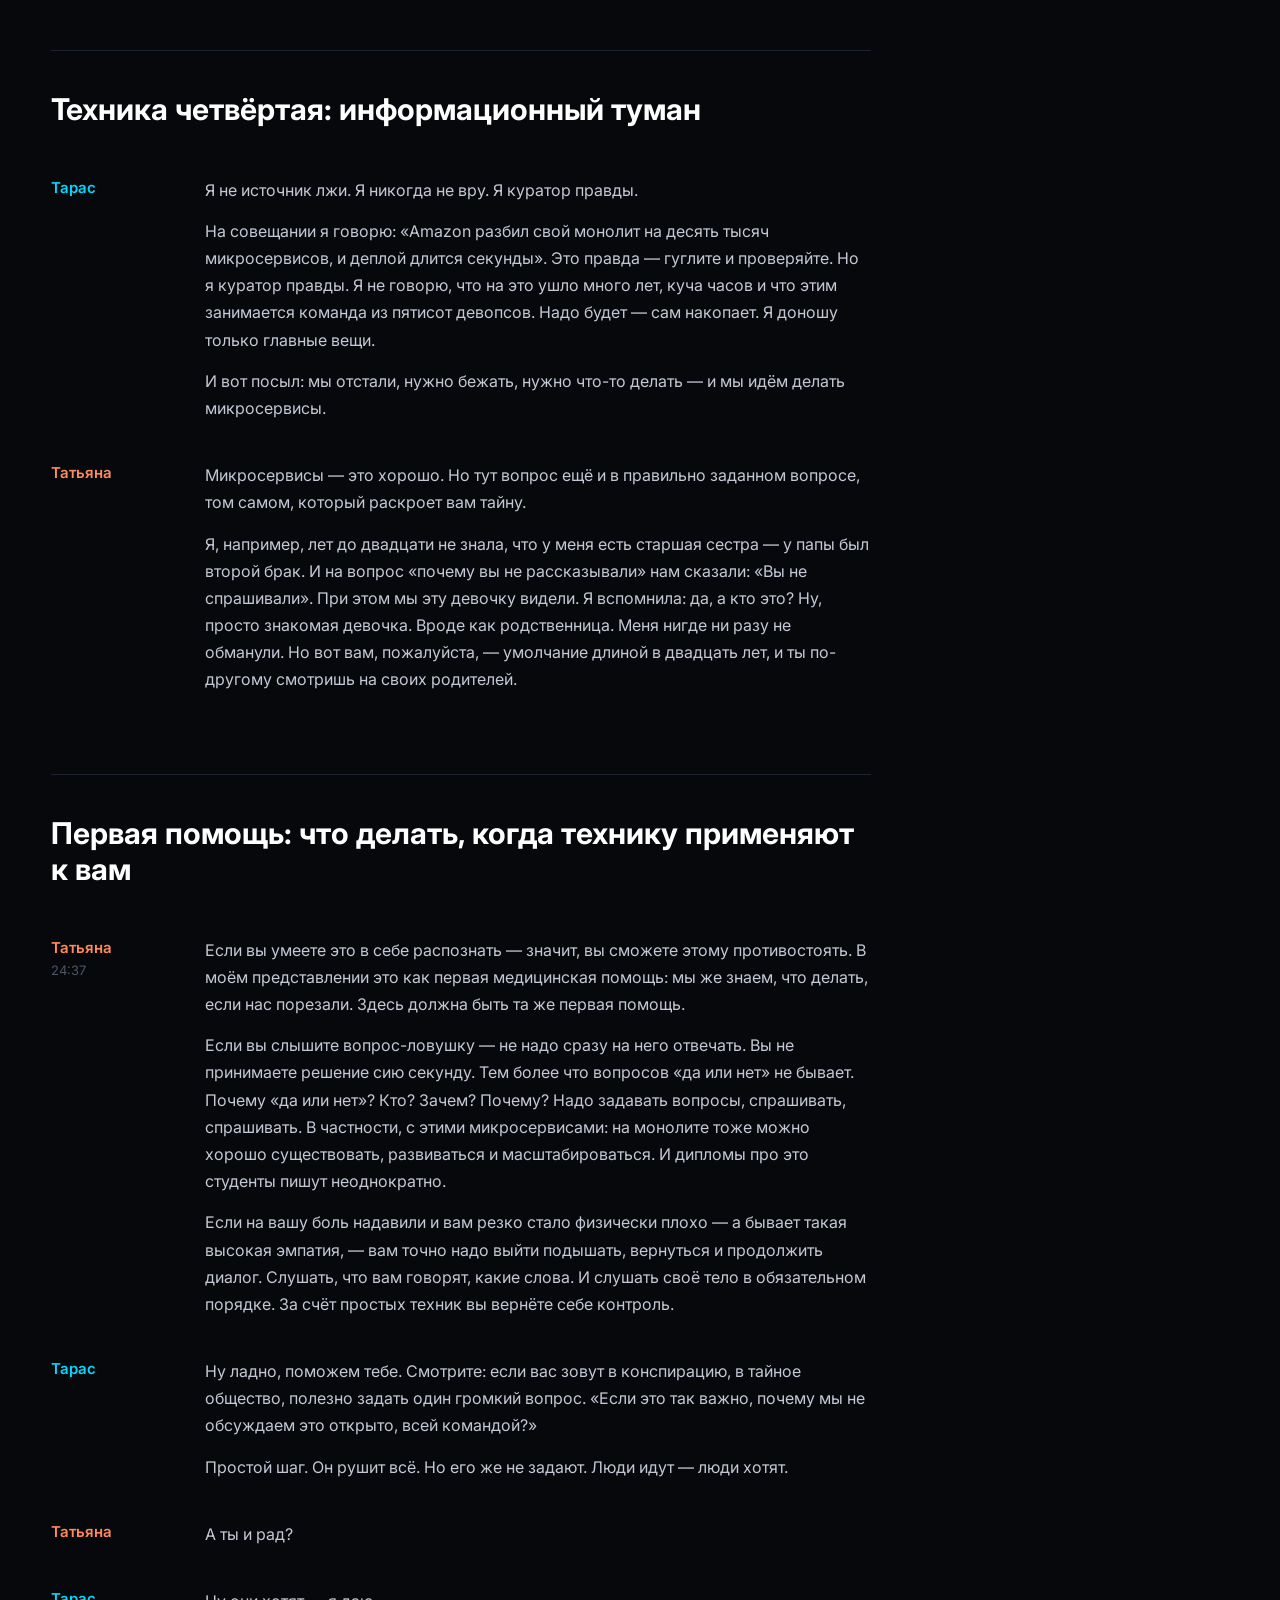
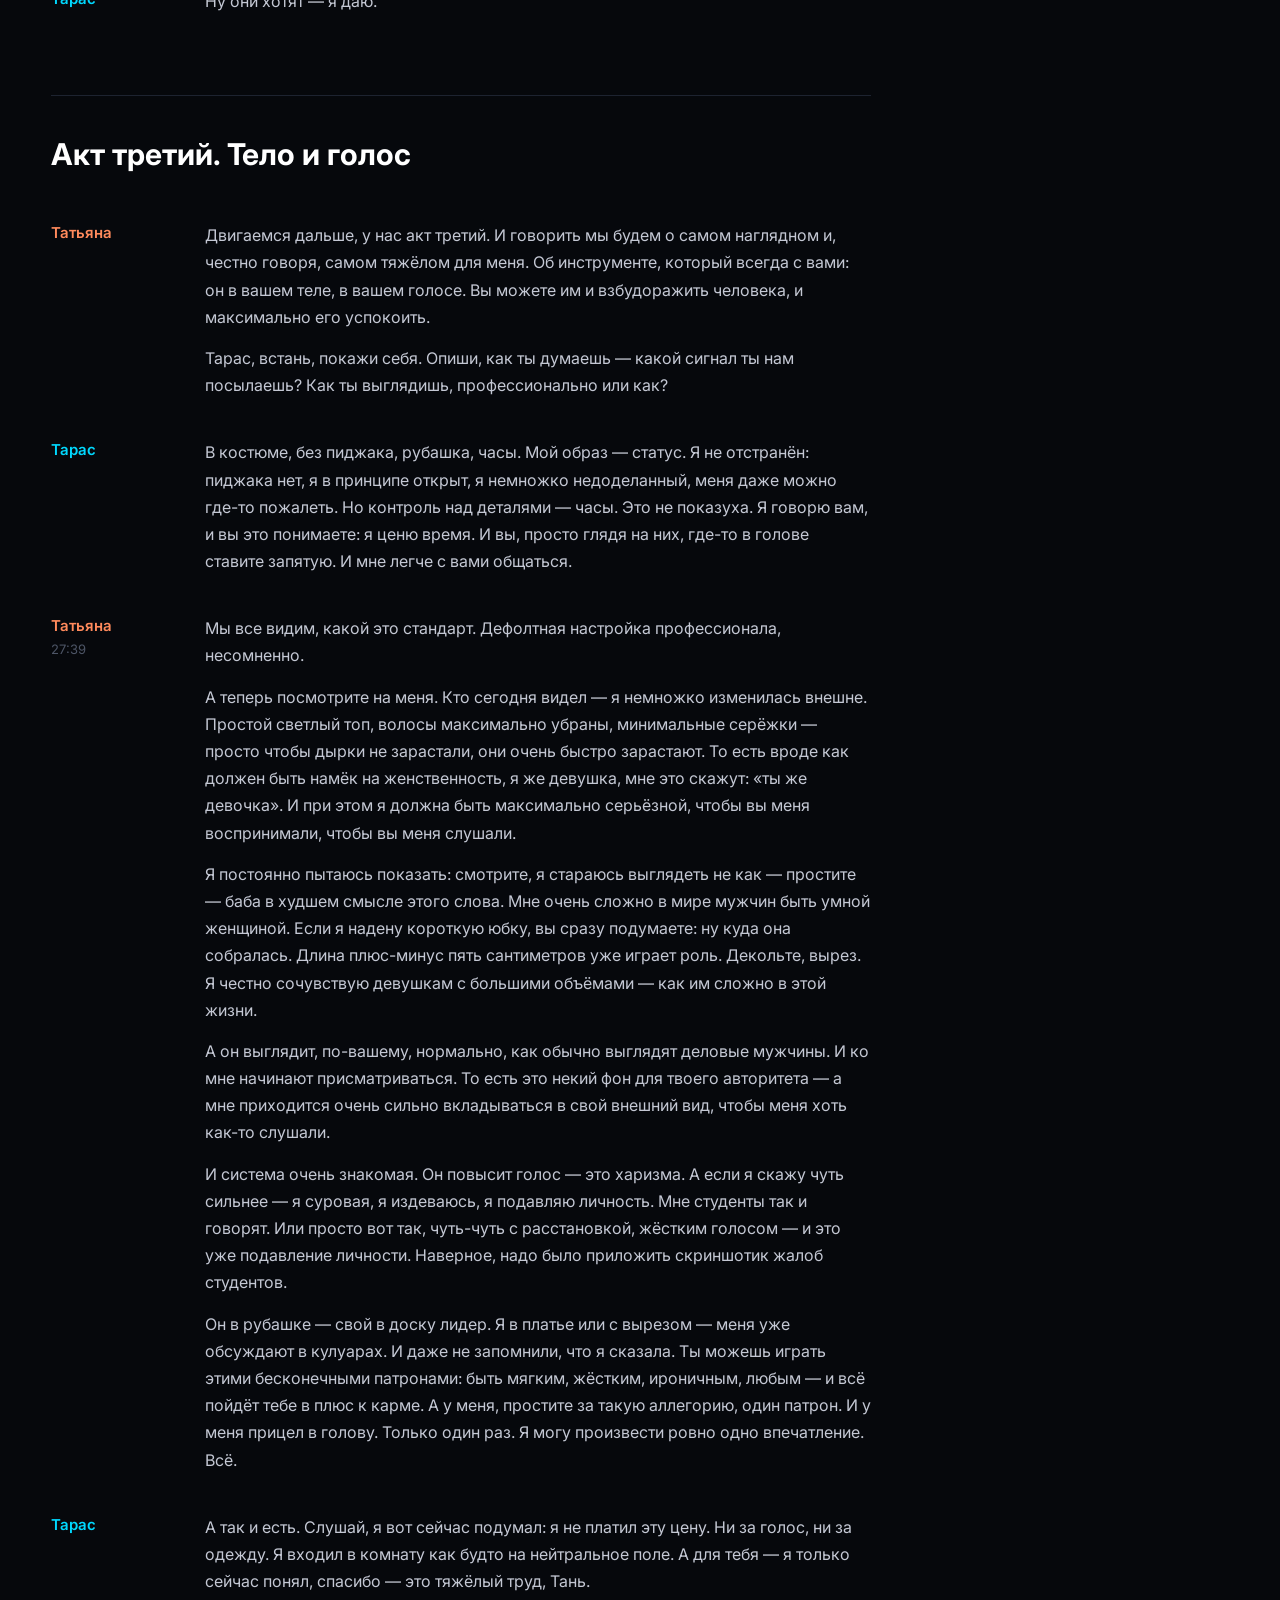
<file: talk-provoke.html>
<!DOCTYPE html>
<html lang="ru">
<head>
  <!-- Google tag (gtag.js) -->
<script async src="https://www.googletagmanager.com/gtag/js?id=G-QC8YJLD4YS"></script>
<script>
  window.dataLayer = window.dataLayer || [];
  function gtag(){dataLayer.push(arguments);}
  gtag('js', new Date());

  gtag('config', 'G-QC8YJLD4YS');
</script>
  <meta charset="UTF-8">
  <meta name="viewport" content="width=device-width,initial-scale=1">

  <title>PROvoke: системный анализ между соблазнением, манипуляцией и властью — полная расшифровка доклада с Analyst Days #22</title>

  <meta name="description" content="Полная расшифровка парного доклада Тараса Шевченко (MorliDots) и Татьяны Маркиной на Analyst Days #22, Санкт-Петербург, май 2026. Пять типажей стейкхолдеров и их валюта, техники влияния и защита от них, тело и голос как инструмент, цена манипуляции. Видеозапись и текст выступления с ответами на вопросы зала.">

  <link rel="canonical" href="https://morlidots.ru/talk-provoke.html">

  <meta property="og:type" content="article">
  <meta property="og:title" content="PROvoke: системный анализ между соблазнением, манипуляцией и властью">
  <meta property="og:description" content="Полная расшифровка парного доклада с Analyst Days #22: пять типажей стейкхолдеров, техники влияния и защита от них, цена манипуляции.">
  <meta property="og:url" content="https://morlidots.ru/talk-provoke.html">
  <meta property="og:image" content="https://morlidots.ru/images/provoke.png">
  <meta property="og:locale" content="ru_RU">
  <meta name="twitter:card" content="summary_large_image">

  <link rel="stylesheet" href="./style.css">
  <link rel="preconnect" href="https://fonts.googleapis.com">
  <link href="https://fonts.googleapis.com/css2?family=Inter:wght@300;400;500;600;700;800&display=swap" rel="stylesheet">

  <script type="application/ld+json">
  {
    "@context": "https://schema.org",
    "@type": "Article",
    "headline": "PROvoke: системный анализ между соблазнением, манипуляцией и властью",
    "description": "Полная расшифровка парного доклада на конференции Analyst Days #22 о механике влияния в IT-командах, техниках манипуляции и защите от них.",
    "inLanguage": "ru",
    "datePublished": "2026-05-22",
    "author": [
      { "@id": "https://morlidots.ru/#person" },
      { "@type": "Person", "name": "Татьяна Маркина" }
    ],
    "about": [
      "влияние и коммуникация в IT-командах",
      "работа со стейкхолдерами",
      "манипуляция и этика в системном анализе",
      "переговоры внутри компании",
      "защита от манипуляций на работе"
    ],
    "mainEntityOfPage": "https://morlidots.ru/talk-provoke.html",
    "video": {
      "@type": "VideoObject",
      "name": "PROvoke: системный анализ между соблазнением, манипуляцией и властью",
      "description": "Парный доклад Тараса Шевченко и Татьяны Маркиной на конференции Analyst Days #22.",
      "contentUrl": "https://vkvideo.ru/video-137540756_456240178",
      "uploadDate": "2026-05-22",
      "thumbnailUrl": "https://morlidots.ru/images/provoke.png"
    }
  }
  </script>

  <script type="application/ld+json">
  {
    "@context": "https://schema.org",
    "@type": "BreadcrumbList",
    "itemListElement": [
      { "@type": "ListItem", "position": 1, "name": "Тарас Шевченко (MorliDots)", "item": "https://morlidots.ru/" },
      { "@type": "ListItem", "position": 2, "name": "Доклады", "item": "https://morlidots.ru/#talks" },
      { "@type": "ListItem", "position": 3, "name": "PROvoke: системный анализ между соблазнением, манипуляцией и властью" }
    ]
  }
  </script>

  <script type="application/ld+json">
  {
    "@context": "https://schema.org",
    "@type": "Event",
    "@id": "https://morlidots.ru/talk-provoke.html#event",
    "name": "Системный анализ между соблазнением, манипуляцией и властью",
    "description": "Парный доклад о границе между влиянием и манипуляцией в рабочих коммуникациях. Пять типажей стейкхолдеров, четыре техники влияния и способы защиты от них.",
    "startDate": "2026-05-22",
    "eventStatus": "https://schema.org/EventScheduled",
    "eventAttendanceMode": "https://schema.org/OfflineEventAttendanceMode",
    "location": {
      "@type": "Place",
      "name": "Analyst Days #22",
      "address": {
        "@type": "PostalAddress",
        "addressLocality": "Санкт-Петербург",
        "addressCountry": "RU"
      }
    },
    "performer": [
      { "@id": "https://morlidots.ru/#person" },
      { "@type": "Person", "name": "Татьяна Маркина", "sameAs": "https://tmarkina.taplink.ws/" }
    ],
    "organizer": { "@type": "Organization", "name": "Analyst Days" },
    "url": "https://morlidots.ru/talk-provoke.html"
  }
  </script>

  <!-- Yandex.Metrika counter -->
  <script type="text/javascript">
    (function(m,e,t,r,i,k,a){
        m[i]=m[i]||function(){(m[i].a=m[i].a||[]).push(arguments)};
        m[i].l=1*new Date();
        for (var j = 0; j < document.scripts.length; j++) {if (document.scripts[j].src === r) { return; }}
        k=e.createElement(t),a=e.getElementsByTagName(t)[0],k.async=1,k.src=r,a.parentNode.insertBefore(k,a)
    })(window, document,'script','https://mc.yandex.ru/metrika/tag.js?id=110468772', 'ym');
    ym(110468772, 'init', {ssr:true, webvisor:true, clickmap:true, ecommerce:"dataLayer", referrer: document.referrer, url: location.href, accurateTrackBounce:true, trackLinks:true});
  </script>
  <noscript><div><img src="https://mc.yandex.ru/watch/110468772" style="position:absolute; left:-9999px;" alt="" /></div></noscript>
  <!-- /Yandex.Metrika counter -->
  <link rel="icon" href="/favicon.svg" type="image/svg+xml">
<link rel="icon" href="/favicon.ico" sizes="32x32">
<link rel="apple-touch-icon" href="/favicon-180.png">
</head>
<body>

<header class="header">
  <div class="container nav">
    <div class="logo">
      <div class="name"><a href="./index.html">ТАРАС ШЕВЧЕНКО · MORLIDOTS</a></div>
      <div class="role">Главный системный аналитик AI-платформы • Спикер</div>
    </div>

    <nav>
      <a href="./index.html#history">Выступления</a>
      <a href="./index.html#talks">Доклады</a>
      <a href="./index.html#organizers">Организаторам</a>
      <a href="./index.html#about">Обо мне</a>
      <a href="./index.html#contacts">Контакты</a>
    </nav>
  </div>
</header>


<section class="talk-hero">
  <div class="container">

    <div class="breadcrumb">
      <a href="./index.html">Главная</a> → <a href="./index.html#talks">Доклады</a> → PROvoke
    </div>

    <h1>PROvoke: системный анализ между соблазнением, манипуляцией и властью</h1>

    <div class="tagline">Где заканчивается коммуникация и начинается то, за что потом стыдно</div>

    <ul class="talk-facts">
      <li>Analyst Days #22</li>
      <li>Санкт-Петербург, май 2026</li>
      <li>Парный доклад</li>
      <li>Тарас Шевченко и Татьяна Маркина</li>
      <li>38 минут</li>
    </ul>

    <a class="video-cta" href="https://vkvideo.ru/video-137540756_456240178" target="_blank" rel="noopener">
      ▶ Смотреть видеозапись доклада
    </a>

  </div>
</section>


<section class="section">
  <div class="container">

    <div class="summary">
      <h2>О чём этот доклад</h2>

      <p>
        Два аналитика выходят на сцену с противоположных позиций. Один открыто признаёт, что использует
        триггеры, полуправду и иллюзию выбора, чтобы протащить архитектурное решение через сопротивление.
        Вторая каждый день противостоит таким приёмам и знает их механику изнутри. Спор между ними
        и есть содержание выступления.
      </p>

      <p>
        Разговор идёт о том, о чём в профессии принято молчать: как аналитик на самом деле добивается
        решений, почему «глубокая аналитика людей» и составление досье на коллег — это одно действие
        с разными названиями, и где проходит граница, за которой рабочая коммуникация становится
        манипуляцией.
      </p>

      <p>
        Отдельный акт посвящён телу и голосу как инструменту влияния — и тому, что цена этого
        инструмента для мужчины и для женщины на сцене и в переговорной разная. Заканчивается доклад
        демонстрацией: Татьяна применяет к Тарасу ровно ту технику, против которой выступала весь час.
      </p>

      <p>
        Это не лекция с готовыми ответами и не набор приёмов для повторения. Это разбор дилемм,
        решение по которым каждый участник встречи принимает и так — просто обычно не называя вслух.
      </p>
    </div>

    <blockquote class="pullquote">
      Вы пришли не за знаниями. Вы пришли за разрешением — чтобы можно было
      не стыдиться и называть вещи своими именами.
      <span>Тарас Шевченко, из вступления к докладу</span>
    </blockquote>

  </div>
</section>


<section class="section dark">
  <div class="container">

    <h2>Что разбирается в докладе</h2>

    <ul class="topics" style="max-width:900px">
      <li><strong>Влияние — не опция.</strong> Техникой влияния пользуются все, вопрос лишь в том, признаёт человек это или делает вид, что просто «хорошо коммуницирует».</li>
      <li><strong>Валюта и страх.</strong> Валюта — то, за что человек продаётся и продаёт. Страх — уязвимость. Найдя и то и другое, вы получаете рычаг.</li>
      <li><strong>Паттерн важнее маркера.</strong> Речь, поведение и социальные сигналы по отдельности не значат ничего; читать нужно их сочетание.</li>
      <li><strong>Пять типажей:</strong> художник, прагматик, властелин, модник, бизнес — у каждого своя валюта, свой страх и свой способ разговора.</li>
      <li><strong>Четыре техники:</strong> вопрос-ловушка, боль и спасение, конспирация, информационный туман — как они устроены и как их распознать на себе.</li>
      <li><strong>Триггеры для самозащиты.</strong> Фраза-камертон для каждого типажа: если внутри отзывается — значит, это про вас, и на эту кнопку будут жать.</li>
      <li><strong>Тело и голос как интерфейс.</strong> Почему одна и та же фраза в другом исполнении читается как статус, а не как попытка его изобразить — и почему цена этого инструмента разная.</li>
      <li><strong>Цена приёма.</strong> Что манипуляция даёт на коротком горизонте и почему на длинной дистанции выигрывает честность.</li>
    </ul>

  </div>
</section>


<section class="section">
  <div class="container">

    <div class="note">
      <strong>О тексте.</strong> Расшифровка выступления, отредактированная для чтения: убраны оговорки,
      повторы и обрывы устной речи, восстановлены термины, которые не распознала автоматическая
      транскрипция. Смысл, аргументы и интонация сохранены. Реплики Татьяны Маркиной публикуются
      как часть совместного доклада.
      <!-- ВАЖНО: согласовать с Татьяной публикацию её реплик перед выкладкой. -->
    </div>

    <div class="transcript">

      <h2>Акт первый. Два аналитика и один спор</h2>

      <div class="speech taras">
        <div class="who">Тарас<span class="ts"><a href="https://vkvideo.ru/video-137540756_456240178?t=3s" target="_blank" rel="noopener">00:03</a></span></div>
        <div>
          <p>Добрый день. Итак, начинается наше представление. Я Тарас, я системный аналитик, и я Властелин.</p>
        </div>
      </div>

      <div class="speech tatiana">
        <div class="who">Татьяна</div>
        <div>
          <p>А я Татьяна. Ведущий системный аналитик, преподаватель в Университете ИТМО. Дальше идёт достаточно длинный список регалий: ментор, кандидат наук. Но я прагматик.</p>
        </div>
      </div>

      <div class="speech taras">
        <div class="who">Тарас</div>
        <div>
          <p>Итак, мы театр. Первый акт. Поздравляю: все, кто хотел, уже совершили сегодня первую манипуляцию. Вы пришли сюда честно — думая, что получите знания. А на самом деле вы пришли за оправданием. В принципе, всё это вы уже умеете. Ребят, вы пришли за разрешением: чтобы вот эти двое сказали — и значит, не мы виноваты, а вот эти два негодяя. Чтобы вы могли уже не стыдиться и называть вещи своими именами.</p>
          <p>То есть — как продать архитектуру упрямому техлиду? Как убедить бизнес дать денег на развитие, на рефакторинг кода? Вы хотите рецепт? Самое странное — он у меня есть. И он не имеет ничего общего ни с толерантностью, ни с гибким манифестом.</p>
          <!-- ASR: «упрямому тихляду» → техлиду; «отжавоманифестом» → предположительно Agile-манифест. Проверить по видео. -->
        </div>
      </div>

      <div class="speech tatiana">
        <div class="who">Татьяна</div>
        <div>
          <p>А я пришла сорвать с этого рецепта красивую обёртку. Потому что под ней яд. Яд, который очень медленно убивает нас всех. И да, мы все не святые.</p>
          <p>Мы давим, мы уговариваем, мы подтасовываем факты. Что есть, то есть. Но когда мы начинаем верить, что это и есть верх профессионализма, — вот тогда начинается проблема. Потому что на самом деле мы проиграли.</p>
          <p>И сегодня мы с Тарасом вскроем эту рану. Будет очень больно.</p>
        </div>
      </div>

      <div class="speech taras">
        <div class="who">Тарас<span class="ts"><a href="https://vkvideo.ru/video-137540756_456240178?t=125s" target="_blank" rel="noopener">02:05</a></span></div>
        <div>
          <p>Камон, нам за это деньги платят, я тебя умоляю. Хорошая философия, да? Классно за ней скрываться и себя защищать. Но реально: мы все кровавый enterprise. И пока ты задаёшься вопросом, этично это или неэтично, больно или не больно, — у нас уже горят сроки, проект закрывается, квартальных премий не будет. Ни у тебя, ни у меня. Я серьёзно говорю: не будет.</p>
          <p>Поэтому я изучаю не только код. Я же аналитик — я изучаю ещё и людей. Каждый человек — это интерфейс. У каждого есть какая-то ручка, API, за которую я могу дёрнуть. Это классно. Возрази.</p>
        </div>
      </div>

      <div class="speech tatiana">
        <div class="who">Татьяна</div>
        <div>
          <p>Если бы ты сказал, что есть страхи, амбиции, язык, что это действительно некая глубокая аналитика, — у меня нашлись бы аргументы. Мне вообще нравится это словосочетание, «глубокая аналитика». Много в нём смыслов.</p>
          <p>Но давай тогда назовём шпионаж активной разведкой. А воровство — нецелевым распределением средств. Тоже звучит красиво. По факту ты составляешь досье на коллег, чтобы найти их слабые места и расковырять их. И я вижу, как ты этим гордишься.</p>
        </div>
      </div>

      <div class="speech taras">
        <div class="who">Тарас</div>
        <div>
          <p>Нет. Я нахожу точки приложения усилий. Это же элементарно: чтобы взаимодействовать, я должен знать, куда нажать. Иначе никак. Об этом и говорят на этой конференции — прикрываясь хорошим ТЗ, хорошим описанием, но говорят: дайте что-то человеку.</p>
          <p>Если человек художник — я просто даю ему творить. Он счастлив, и проект идёт. Это же win-win.</p>
        </div>
      </div>

      <h2>Акт второй. Пять типажей и их валюта</h2>

      <div class="speech tatiana">
        <div class="who">Татьяна<span class="ts"><a href="https://vkvideo.ru/video-137540756_456240178?t=245s" target="_blank" rel="noopener">04:05</a></span></div>
        <div>
          <p>Вот и пролетел наш первый акт. Продолжаем представление. Акт второй: сейчас мы расскажем, что же это такое — синергия по-тарасовски. Пять типажей, пять кнопок: нажми и получишь согласие. Помните, как в песне: «Нажми — и будет результат».</p>
          <p>Это не матрица стейкхолдеров, о которой обычно вещают. Это инструкция по эксплуатации людей.</p>
        </div>
      </div>

      <div class="speech taras">
        <div class="who">Тарас</div>
        <div>
          <p>Окей, поехали. Сначала термины, давайте устаканимся. Есть валюта — это мотивация, то, за что человек продаётся и продаёт. Есть страх — это уязвимость. Классная штука, за неё можно подёргать ручкой.</p>
          <p>Найдёшь валюту, найдёшь взаимодействие — получишь рычаг. Прошу прощения: результат.</p>
        </div>
      </div>

      <div class="speech tatiana">
        <div class="who">Татьяна</div>
        <div>
          <p>Рычаг — опять же, для взаимной выгоды. Это убеждение, с которым я сегодня надеюсь побороться. Потому что рычаг для своей выгоды — это уже манипуляция.</p>
          <p>Меня многие спрашивали в кулуарах: где она, граница между общением и манипуляцией? Она очень сильно размыта. Но мы попробуем вам её показать.</p>
        </div>
      </div>

      <div class="speech taras">
        <div class="who">Тарас<span class="ts"><a href="https://vkvideo.ru/video-137540756_456240178?t=366s" target="_blank" rel="noopener">06:06</a></span></div>
        <div>
          <p>Давай, я тебя переубежу. Три простых признака. Мы не умничаем и не пишем больших книг.</p>
          <p>Первое — речь: то, как мы говорим, за это можно цепляться, это можно понимать и использовать. Второе — поведение: как вы двигаетесь, куда смотрите. И третье, классная штука, — социальные сигналы: как вы ведёте себя в обществе более глобально.</p>
          <p>По отдельности не смотрим, это не работает. Смотрим на паттерн. Не маркер, а картину целиком: посмотрели, приняли, используете. За минуту разговора можно понять архетип, вычислить валюту и надавить.</p>
        </div>
      </div>

      <div class="speech tatiana">
        <div class="who">Татьяна</div>
        <div>
          <p>И мы получаем простую рабочую гипотезу. На всякий случай: мы никого не диагностируем. Кто-то задаст себе вопрос «а нужно ли мне манипулировать?». А кто-то — «а как распознать, что кто-то активировал мою валюту?».</p>
        </div>
      </div>

      <h2>Художник</h2>

      <div class="speech taras">
        <div class="who">Тарас</div>
        <div>
          <p>Художник. Может, себя узнаете — запоминайте. Самый простой. Его валюта — признание. Признание его гениальности, его внутреннего огня.</p>
          <p>Подход такой: «Вася, я продумал архитектуру. Но только твой взгляд, твоё чутьё могут по-настоящему сделать её элегантной, дать ей расцвести. Остальные сделают просто халтуру, скопируют — а ты поймёшь душу».</p>
          <p>Я не вру, Вася честно такой, я клянусь. Я просто фокусирую на Васе прожектор. Вася, ты можешь. Ты, Вася, молодец. И человек счастлив.</p>
        </div>
      </div>

      <div class="speech tatiana">
        <div class="who">Татьяна<span class="ts"><a href="https://vkvideo.ru/video-137540756_456240178?t=486s" target="_blank" rel="noopener">08:06</a></span></div>
        <div>
          <p>И Вася вместо того, чтобы включить критическое мышление и подумать, бросается всё это делать. Пример кажется очень простым, но в жизни именно так и происходит. И этот же Вася уже борется за звание гения.</p>
          <p>А если разобрать, что сделал Тарас, — он подменил цель. И это самый классический приём культовых вербовщиков.</p>
        </div>
      </div>

      <h2>Прагматик</h2>

      <div class="speech taras">
        <div class="who">Тарас</div>
        <div>
          <p>Неправда. Ну спасибо. Прагматик! Татьяна, знаю, что ты прагматик, — вот на твои кнопки и будем давить.</p>
          <p>Боль прагматика — потраченное впустую время. Я не буду показывать ей графики ROI, ей на них по большому счёту всё равно. Я просто сажаю её рядом и говорю: «Вспомни, Тань, прошлый четверг. Ты потратила на поиск бага в коде четыре часа. Тань, четыре. И почему? Потому что наш код — это спагетти. А теперь представь: у тебя есть чёткий план, переход на микросервисы. Сколько бы ты потратила? Ноль».</p>
        </div>
      </div>

      <div class="speech tatiana">
        <div class="who">Татьяна</div>
        <div>
          <p>Я понимаю: ты выбираешь то, на чём у меня будут эмоции. Мне будет больно, причём больно на физическом уровне. А тебе всё равно.</p>
          <p>Ты не акцентируешь на том, что было хорошо. Ты раздуваешь какую-то мизерную проблему, которая не стоит моего внимания. Зная, что я прагматик, зная, какие вещи для меня важны, ты используешь это не во благо. Ты меня повторно травмируешь. И зачем?</p>
        </div>
      </div>

      <div class="speech taras">
        <div class="who">Тарас</div>
        <div>
          <p>А зачем напоминать о хорошем? Ну зачем?</p>
        </div>
      </div>

      <div class="speech tatiana">
        <div class="who">Татьяна</div>
        <div>
          <p>Конечно. Можно напомнить о плохом, наложить пластырь — и всё замечательно. Меня же вылечили, мне положили пластырь. Он хороший. Я должна радоваться, что Тарас существует рядом со мной. Да?</p>
        </div>
      </div>

      <h2>Властелин</h2>

      <div class="speech taras">
        <div class="who">Тарас<span class="ts"><a href="https://vkvideo.ru/video-137540756_456240178?t=607s" target="_blank" rel="noopener">10:07</a></span></div>
        <div>
          <p>Поэтому поговорим обо мне. Я Властелин. Эффектно? Да. А что мне надо? Мне нужен контроль.</p>
          <p>И если я говорю с другим властелином, я дам ему иллюзию контроля. Он будет уверен — он же другой властелин, не я, — что у него есть выбор: можно пойти путём А, и это даст быстрый результат. А можно потратить немножко времени — и потом масштабироваться мгновенно.</p>
          <p>Я же задаю вопрос: может, кто-то тут властелин? Вы контролируете? И вы ответите то, что мне надо. Вы выберете длинный путь.</p>
        </div>
      </div>

      <div class="speech tatiana">
        <div class="who">Татьяна</div>
        <div>
          <p>Знаешь, что-то мне это опять напоминает. Только что у нас были вербовщики, а сейчас как будто немножко тюремная тематика. Там что-то было типа «А или Б», был вот такой выбор — вы сейчас вспомните, что именно.</p>
          <p>И на этом примере легко видно, что у нас иллюзия выбора. То есть его нет. Вы можете голосовать за партию А или Б — но Конституцию мы менять не будем. По факту вы оказываетесь в клетке. Она раскрашена в максимально яркие, радостные цвета, и на ней табличка: «Свобода выбора». А самой свободы как будто и нет.</p>
        </div>
      </div>

      <h2>Модник</h2>

      <div class="speech taras">
        <div class="who">Тарас</div>
        <div>
          <p>Модник. Его валюта — статус в обществе. Очень просто. Как найти модника? Не по костюму, не по жилетке, не по штанам. Главное у него — речь.</p>
        </div>
      </div>

      <div class="speech tatiana">
        <div class="who">Татьяна</div>
        <div>
          <p>Среди спикеров модников найти легко.</p>
        </div>
      </div>

      <div class="speech taras">
        <div class="who">Тарас<span class="ts"><a href="https://vkvideo.ru/video-137540756_456240178?t=727s" target="_blank" rel="noopener">12:07</a></span></div>
        <div>
          <p>«Так делают в Netflix». Подставляйте Amazon, Google — неважно. Рынок уже там. И человек ваш.</p>
          <p>В поведении он постоянно следует за трендами: «Ребята, у нас там то, у нас аутсорсинг». Модные термины — это прямо маст-хэв в его речи. И опять же смотрим на паттерн целиком, на соцсигналы: активен в профессиональных сообществах, чувствителен к своему статусу, прямо за него дрожит.</p>
        </div>
      </div>

      <div class="speech tatiana">
        <div class="who">Татьяна</div>
        <div>
          <p>И люди на самом деле всё меньше удивляются тому, что у меня нет айфона. Вроде уже и не так модно, по ряду причин. Netflix не значит хорошо. Или Microsoft — уволил восемь тысяч сотрудников, а потом: «Ой, а как мы Windows-то будем делать?»</p>
          <p>То есть надо взять и приложить это к своему контексту. Не брать всё как есть: менталитет, культурный код. Мы об этом всё время почему-то забываем.</p>
        </div>
      </div>

      <h2>Бизнес</h2>

      <div class="speech taras">
        <div class="who">Тарас</div>
        <div>
          <p>Такой, последний. Ты постоянно меня перебиваешь. Бизнес — классная тема. Валюта: рост, метрики, выживание бизнеса. Всё, человек ваш. Когда вы ему это говорите, он ваш.</p>
        </div>
      </div>

      <div class="speech tatiana">
        <div class="who">Татьяна</div>
        <div>
          <p>Деньги, деньги, деньги, да?</p>
        </div>
      </div>

      <div class="speech taras">
        <div class="who">Тарас</div>
        <div>
          <p>Деньги. А страх — что конкуренты съедят. Главный страх, что закроется вот эта его бизнесовая жила. «Конкурент внедрил и стал тратить на решение на сорок процентов меньше времени». Или «нас съедят».</p>
          <p>Как вычислить? Опять же речь: доля рынка, выручка, окупаемость, «нас съест конкурент». И цифры — накидывайте числа, он это обожает. Он всегда сводит разговор в плоскость метрик: даже если тема была про культуру или про технологии, вы придёте в метрики. И интерес к конкурентам, бенчмаркам у него сильнее, чем к внутренним процессам. Он смотрит наружу — туда, где деньги.</p>
        </div>
      </div>

      <div class="speech tatiana">
        <div class="who">Татьяна<span class="ts"><a href="https://vkvideo.ru/video-137540756_456240178?t=847s" target="_blank" rel="noopener">14:07</a></span></div>
        <div>
          <p>И паника, паника, паника. Так работает сейчас социальная инженерия: вам звонят, срочно, у вас прямо сейчас украдут деньги. Все знают эти цифры, сколько люди на этом теряют.</p>
          <p>Вот вам максимально простой пример. Вас ввели в состояние паники — и вы не можете принимать решения, делаете всё максимально необдуманно. А всего лишь простой вдох и выдох — и вы уже принимаете достаточно взвешенное решение. Вы выключаете свой инстинкт выживания. И получается, что у нас какие-то сплошные сценарии страха.</p>
        </div>
      </div>

      <div class="speech taras">
        <div class="who">Тарас</div>
        <div>
          <p>Вот, ты сама и рассказала. Вдох, выдох. Я не манипулятор. Я даю тебе выбор: хочешь — глотай таблетку, хочешь — сделай выдох и выйди. Но нет, идут.</p>
          <p>Поговорили. И вы друг друга узнали — ну хотя бы себя. Матрица желаний: мы нашли валюту людей, получили вход в систему. Просто, эффективно — как мы все любим.</p>
        </div>
      </div>

      <div class="speech tatiana">
        <div class="who">Татьяна</div>
        <div>
          <p>При этом не забываем: использовать валюту для своей выгоды — это всё-таки манипуляция. А для взаимной — это, в принципе, можно назвать влиянием.</p>
        </div>
      </div>

      <h2>Как защищаться: триггер для каждого типажа</h2>

      <div class="speech taras">
        <div class="who">Тарас</div>
        <div>
          <p>А сейчас самый важный момент. Мы говорили о типажах как о мишенях — для влияния, будем их пинать. Но самое главное: вы сами тоже чей-то типаж. Помните, что вы кого-то можете пнуть, но в ответ ох как может прилететь.</p>
          <p>Поэтому: применяйте, я разрешаю. И защищайте себя — вот это главное.</p>
        </div>
      </div>

      <div class="speech tatiana">
        <div class="who">Татьяна<span class="ts"><a href="https://vkvideo.ru/video-137540756_456240178?t=983s" target="_blank" rel="noopener">16:23</a></span></div>
        <div>
          <p>Очень просто. Если вы художник, ваш внутренний триггер звучит так: «меня недооценивают». Скажите себе эту фразу — если внутри завибрировало, значит, это вы. И вот у вас азарт, вы как радостный щенок от того, что вас похвалили, что вы сделали классный проект. Всё, тогда вы художник.</p>
          <p>У прагматика триггер простой: «меня снова заставляют тратить жизнь впустую». В теле это отлично считывается — сжатая нижняя челюсть.</p>
        </div>
      </div>

      <div class="speech taras">
        <div class="who">Тарас</div>
        <div>
          <p>Ни шагу без цели, да.</p>
        </div>
      </div>

      <div class="speech tatiana">
        <div class="who">Татьяна</div>
        <div>
          <p>Ни шагу без цели. У нас ещё властелин — расскажи про себя.</p>
        </div>
      </div>

      <div class="speech taras">
        <div class="who">Тарас</div>
        <div>
          <p>Я не хочу про себя рассказывать.</p>
        </div>
      </div>

      <div class="speech tatiana">
        <div class="who">Татьяна</div>
        <div>
          <p>Там всё очень просто на самом деле. Кто жаждет власти — тот боится, что его пытаются обойти. Даём мнимое чувство власти, и всё замечательно. И ни в коем случае не показываем, кто на самом деле вертит головой.</p>
          <p>И у нас есть ещё модник. Там триггеры прямо вот: когда вам говорят, что вы опоздаете, что вы выйдете из обоймы, что вы не будете современным. При этом есть нюанс в теле: лёгкая паника, трепет внутри от новости. «Как? Все уже делают это, а мы ещё нет? Все уже внедрили искусственный интеллект, а мы нет? Значит, мы точно отстаём».</p>
          <p>Напоминаю: проговаривайте себе эти фразы как камертон — на что есть реакция. Просто помните, что вас так могут использовать.</p>
        </div>
      </div>

      <div class="speech taras">
        <div class="who">Тарас</div>
        <div>
          <p>И бизнес. Триггер: «меня уводят в обсуждение в сторону от денег и рисков». Вас раздражают любые обсуждения, которые нельзя перевести в KPI. Опять же — остановитесь, как говорит Татьяна, выдохните. Поймали? Узнайте себя и не давайте собой манипулировать.</p>
        </div>
      </div>

      <div class="speech tatiana">
        <div class="who">Татьяна<span class="ts"><a href="https://vkvideo.ru/video-137540756_456240178?t=1118s" target="_blank" rel="noopener">18:38</a></span></div>
        <div>
          <p>Давайте посмотрим на техники. Я очень надеюсь — так как я за всё хорошее, — что вы посмотрите на них и увидите, как их применяли к вам. Ну а Тарас, видимо, хочет, чтобы вы научились применять их на других.</p>
        </div>
      </div>

      <div class="speech taras">
        <div class="who">Тарас</div>
        <div>
          <p>Естественно. Это первое, зачем я сюда пришёл.</p>
        </div>
      </div>

      <h2>Техника первая: вопрос-ловушка</h2>

      <div class="speech taras">
        <div class="who">Тарас</div>
        <div>
          <p>Классная штука. Вы задаёте человеку вопрос, и в самом вопросе уже есть ответ. Поскольку он максимально сосредоточен на том, чтобы понять вопрос, он этот ответ проглатывает и выдаёт вам как свой собственный. И это великолепно.</p>
          <p>«Ты действительно считаешь, что наш текущий монолит сможет выдержать два года?» А ответ уже внутри. Ну скажите, что нет. Вы же будете не в тренде. Только да. Вопрос задан — я уже знаю ответ. Я маг и волшебник.</p>
        </div>
      </div>

      <div class="speech tatiana">
        <div class="who">Татьяна</div>
        <div>
          <p>Никакого интереса к мнению, никакого искреннего интереса к человеку. Только абсолютная подтасовка готовых выводов. И всем же стыдно быть тупыми и глупыми — спойлер: кроме него.</p>
          <p>Да простят меня менеджеры, которых я уважаю, но это приём очень дурных менеджеров.</p>
        </div>
      </div>

      <h2>Техника вторая: боль и спасение</h2>

      <div class="speech taras">
        <div class="who">Тарас</div>
        <div>
          <p>Мы её уже использовали. Многие применяют — родители к детям часто. Классно работает, чтобы убедить.</p>
          <p>Главное здесь — не просто показать боль. Секретный ингредиент в том, чтобы быть внутри боли. Нужно сказать: «Помнишь, мы с тобой разбирали». Если сказать «помнишь, ты разбирал» — он скажет, что ты никто. А вот «мы с тобой страдали». «Тань, Тань, это я тебе по секрету». И это уже наша общая боль. И тогда из общей боли вырастает общее спасение — то, которое я к этой боли принесу.</p>
        </div>
      </div>

      <div class="speech tatiana">
        <div class="who">Татьяна</div>
        <div>
          <p>Никакой жалости к манипуляторам. Понятно же, что ты создаёшь искусственную близость: мы вроде уже там, братан, всё классно.</p>
          <p>Знаете, это как мошенник — он жалуется вам на тяжёлую жизнь, а потом просит денег в долг и не возвращает. Конечно же, потому что он мошенник.</p>
        </div>
      </div>

      <h2>Техника третья: конспирация</h2>

      <div class="speech taras">
        <div class="who">Тарас<span class="ts"><a href="https://vkvideo.ru/video-137540756_456240178?t=1253s" target="_blank" rel="noopener">20:53</a></span></div>
        <div>
          <p>Самый тонкий метод. Сейчас я буду рассказывать — вспоминайте. Не надо мне рассказывать, я уверен, хоть раз в жизни было.</p>
          <p>Вы подходите к кому-то и говорите: «Вась, я тебе как другу скажу. Весь шухер уже бежит в сторону аутсорсинга. Кто в теме — уже готовится. Мы же с тобой не хотим остаться у разбитого корыта, правда, Вась?»</p>
          <p>И всё, теперь он мой. Теперь у нас общая тайна. Мы секретное сообщество, а все вокруг — нет. И в этом секретном сообществе жить гораздо легче, чем что-то доказывать. И мы работаем как команда. Это же хорошо.</p>
        </div>
      </div>

      <div class="speech tatiana">
        <div class="who">Татьяна</div>
        <div>
          <p>Да, страх быть исключённым из стаи. И тут немножко сексизма: девушкам в этом плане проще, это больше действует на мужчинах. Но социальная изоляция работает всё равно — «а кому ты будешь нужна без него» и всё такое.</p>
          <p>Мы вроде взрослые люди, а мне это напоминает школьную травлю. Я думала, что мы должны были повзрослеть, помудреть, — а мы продолжаем. И травля продолжается, просто уже в корпоративном масштабе.</p>
        </div>
      </div>

      <h2>Техника четвёртая: информационный туман</h2>

      <div class="speech taras">
        <div class="who">Тарас</div>
        <div>
          <p>Я не источник лжи. Я никогда не вру. Я куратор правды.</p>
          <p>На совещании я говорю: «Amazon разбил свой монолит на десять тысяч микросервисов, и деплой длится секунды». Это правда — гуглите и проверяйте. Но я куратор правды. Я не говорю, что на это ушло много лет, куча часов и что этим занимается команда из пятисот девопсов. Надо будет — сам накопает. Я доношу только главные вещи.</p>
          <p>И вот посыл: мы отстали, нужно бежать, нужно что-то делать — и мы идём делать микросервисы.</p>
        </div>
      </div>

      <div class="speech tatiana">
        <div class="who">Татьяна</div>
        <div>
          <p>Микросервисы — это хорошо. Но тут вопрос ещё и в правильно заданном вопросе, том самом, который раскроет вам тайну.</p>
          <p>Я, например, лет до двадцати не знала, что у меня есть старшая сестра — у папы был второй брак. И на вопрос «почему вы не рассказывали» нам сказали: «Вы не спрашивали». При этом мы эту девочку видели. Я вспомнила: да, а кто это? Ну, просто знакомая девочка. Вроде как родственница. Меня нигде ни разу не обманули. Но вот вам, пожалуйста, — умолчание длиной в двадцать лет, и ты по-другому смотришь на своих родителей.</p>
        </div>
      </div>

      <h2>Первая помощь: что делать, когда технику применяют к вам</h2>

      <div class="speech tatiana">
        <div class="who">Татьяна<span class="ts"><a href="https://vkvideo.ru/video-137540756_456240178?t=1477s" target="_blank" rel="noopener">24:37</a></span></div>
        <div>
          <p>Если вы умеете это в себе распознать — значит, вы сможете этому противостоять. В моём представлении это как первая медицинская помощь: мы же знаем, что делать, если нас порезали. Здесь должна быть та же первая помощь.</p>
          <p>Если вы слышите вопрос-ловушку — не надо сразу на него отвечать. Вы не принимаете решение сию секунду. Тем более что вопросов «да или нет» не бывает. Почему «да или нет»? Кто? Зачем? Почему? Надо задавать вопросы, спрашивать, спрашивать. В частности, с этими микросервисами: на монолите тоже можно хорошо существовать, развиваться и масштабироваться. И дипломы про это студенты пишут неоднократно.</p>
          <p>Если на вашу боль надавили и вам резко стало физически плохо — а бывает такая высокая эмпатия, — вам точно надо выйти подышать, вернуться и продолжить диалог. Слушать, что вам говорят, какие слова. И слушать своё тело в обязательном порядке. За счёт простых техник вы вернёте себе контроль.</p>
        </div>
      </div>

      <div class="speech taras">
        <div class="who">Тарас</div>
        <div>
          <p>Ну ладно, поможем тебе. Смотрите: если вас зовут в конспирацию, в тайное общество, полезно задать один громкий вопрос. «Если это так важно, почему мы не обсуждаем это открыто, всей командой?»</p>
          <p>Простой шаг. Он рушит всё. Но его же не задают. Люди идут — люди хотят.</p>
        </div>
      </div>

      <div class="speech tatiana">
        <div class="who">Татьяна</div>
        <div>
          <p>А ты и рад?</p>
        </div>
      </div>

      <div class="speech taras">
        <div class="who">Тарас</div>
        <div>
          <p>Ну они хотят — я даю.</p>
        </div>
      </div>

      <h2>Акт третий. Тело и голос</h2>

      <div class="speech tatiana">
        <div class="who">Татьяна</div>
        <div>
          <p>Двигаемся дальше, у нас акт третий. И говорить мы будем о самом наглядном и, честно говоря, самом тяжёлом для меня. Об инструменте, который всегда с вами: он в вашем теле, в вашем голосе. Вы можете им и взбудоражить человека, и максимально его успокоить.</p>
          <p>Тарас, встань, покажи себя. Опиши, как ты думаешь — какой сигнал ты нам посылаешь? Как ты выглядишь, профессионально или как?</p>
        </div>
      </div>

      <div class="speech taras">
        <div class="who">Тарас</div>
        <div>
          <p>В костюме, без пиджака, рубашка, часы. Мой образ — статус. Я не отстранён: пиджака нет, я в принципе открыт, я немножко недоделанный, меня даже можно где-то пожалеть. Но контроль над деталями — часы. Это не показуха. Я говорю вам, и вы это понимаете: я ценю время. И вы, просто глядя на них, где-то в голове ставите запятую. И мне легче с вами общаться.</p>
        </div>
      </div>

      <div class="speech tatiana">
        <div class="who">Татьяна<span class="ts"><a href="https://vkvideo.ru/video-137540756_456240178?t=1659s" target="_blank" rel="noopener">27:39</a></span></div>
        <div>
          <p>Мы все видим, какой это стандарт. Дефолтная настройка профессионала, несомненно.</p>
          <p>А теперь посмотрите на меня. Кто сегодня видел — я немножко изменилась внешне. Простой светлый топ, волосы максимально убраны, минимальные серёжки — просто чтобы дырки не зарастали, они очень быстро зарастают. То есть вроде как должен быть намёк на женственность, я же девушка, мне это скажут: «ты же девочка». И при этом я должна быть максимально серьёзной, чтобы вы меня воспринимали, чтобы вы меня слушали.</p>
          <p>Я постоянно пытаюсь показать: смотрите, я стараюсь выглядеть не как — простите — баба в худшем смысле этого слова. Мне очень сложно в мире мужчин быть умной женщиной. Если я надену короткую юбку, вы сразу подумаете: ну куда она собралась. Длина плюс-минус пять сантиметров уже играет роль. Декольте, вырез. Я честно сочувствую девушкам с большими объёмами — как им сложно в этой жизни.</p>
          <p>А он выглядит, по-вашему, нормально, как обычно выглядят деловые мужчины. И ко мне начинают присматриваться. То есть это некий фон для твоего авторитета — а мне приходится очень сильно вкладываться в свой внешний вид, чтобы меня хоть как-то слушали.</p>
          <p>И система очень знакомая. Он повысит голос — это харизма. А если я скажу чуть сильнее — я суровая, я издеваюсь, я подавляю личность. Мне студенты так и говорят. Или просто вот так, чуть-чуть с расстановкой, жёстким голосом — и это уже подавление личности. Наверное, надо было приложить скриншотик жалоб студентов.</p>
          <p>Он в рубашке — свой в доску лидер. Я в платье или с вырезом — меня уже обсуждают в кулуарах. И даже не запомнили, что я сказала. Ты можешь играть этими бесконечными патронами: быть мягким, жёстким, ироничным, любым — и всё пойдёт тебе в плюс к карме. А у меня, простите за такую аллегорию, один патрон. И у меня прицел в голову. Только один раз. Я могу произвести ровно одно впечатление. Всё.</p>
        </div>
      </div>

      <div class="speech taras">
        <div class="who">Тарас</div>
        <div>
          <p>А так и есть. Слушай, я вот сейчас подумал: я не платил эту цену. Ни за голос, ни за одежду. Я входил в комнату как будто на нейтральное поле. А для тебя — я только сейчас понял, спасибо — это тяжёлый труд, Тань.</p>
          <p>Поэтому, знаешь, ты права. Ты постоянно должна доказывать право быть услышанной. Ты абсолютно права. И давай в знак моего признания следующая демонстрация будет твоя. Мы же доклад, мы же должны делать демонстрацию — я доверяю тебе. Блистай. Аплодисменты даже можно.</p>
        </div>
      </div>

      <h2>Демонстрация</h2>

      <div class="speech taras">
        <div class="who">Тарас</div>
        <div>
          <p><em>(в зал, пока Татьяна готовится)</em> Смотрите, давайте вернёмся к техникам влияния. Все заметили? Боль и спасение. Тут даже круче: я не создавал эту боль — я просто в неё встроился. И мы стали вместе.</p>
          <p>В реальной жизни вы это узнаете. Каждый так делал: подходил, «что, тяжело? я тоже, у меня такая же ситуация была, а пойдём напьёмся» — и ты предлагаешь решение, она его принимает. Опорная точка: мы вместе болеем, значит, вместе и решение. Чтобы она показала — я не хочу туда ходить, готовить реквизит, это всё сложно. И она довольна. Разве это плохо? Человек счастлив, я счастлив, всё классно.</p>
        </div>
      </div>

      <div class="speech tatiana">
        <div class="who">Татьяна</div>
        <div>
          <p>Итак, наша последняя черта. Мы говорим про цену вопроса. Мы много рассуждали о долгосрочности доверия: кто за это платит и какую цену. Но у меня к тебе, Тарас, всего один вопрос — не к залу, к тебе. Зал тоже может его себе задать.</p>
          <p>Ты сейчас уверен, что готов забыть про цену доверия? Скажи честно: ты правда готов отказаться от части своей эффективности, если поймёшь, что она стоит дороже, чем тебе казалось?</p>
        </div>
      </div>

      <div class="speech taras">
        <div class="who">Тарас</div>
        <div>
          <p>Ну… если цена высока — конечно, пересмотреть.</p>
        </div>
      </div>

      <div class="speech tatiana">
        <div class="who">Татьяна</div>
        <div>
          <p>Смотри. Зал сейчас замер. Он пытается понять, какое решение ты примешь. Если ты прямо сейчас скажешь «да, я готов отказаться от таких техник» — вам же тоже захочется ему похлопать. Это будет прямо красиво, это улетит в его образ. А если он не согласится — вы всё равно будете его уважать, потому что он не будет казаться человеком, который цепляется за власть любой ценой.</p>
        </div>
      </div>

      <div class="speech taras">
        <div class="who">Тарас</div>
        <div>
          <p>Так, подожди. Если сейчас я скажу «да, конечно, я готов» — я же хочу признания, я же властелин, я хочу лучей славы. Вы меня зауважаете, я буду в ваших глазах прямо гигантом. А если я скажу «нет», скажу правду — вы решите, что я чудовище.</p>
          <p>А ты хороша.</p>
        </div>
      </div>

      <div class="speech tatiana">
        <div class="who">Татьяна</div>
        <div>
          <p>Спасибо. Вот это и есть техника.</p>
          <p>Поздравляю: вы только что видели, как я попробовала использовать на нём то, против чего сама была всё это время. Надеюсь, у меня получилось — и надеюсь, на вашей стороне нет симпатии ко мне как к манипулятору. Я не плохой человек, я тоже умею нажимать на эти кнопки. Просто не всегда хочу этим пользоваться.</p>
          <p>И Тарас у нас не жертва.</p>
        </div>
      </div>

      <div class="speech taras">
        <div class="who">Тарас<span class="ts"><a href="https://vkvideo.ru/video-137540756_456240178?t=2064s" target="_blank" rel="noopener">34:24</a></span></div>
        <div>
          <p>Нет, я не жертва. Я тоже умею это делать.</p>
          <p>Разница лишь в одном — и мне кажется, это база: замечаем ли мы, что нажимают на нас, и что нажимаем мы. Вот это важно.</p>
        </div>
      </div>

      <div class="speech tatiana">
        <div class="who">Татьяна</div>
        <div>
          <p>И, как вы видите, нет чётких границ между манипулятором и жертвой. Есть роли, в которые мы хотим или не хотим играть. Если что — для меня это был очень большой выход из зоны комфорта.</p>
        </div>
      </div>

      <h2>Вопросы из зала</h2>

      <div class="speech taras">
        <div class="who">Вопрос</div>
        <div>
          <p>Платон мне друг, но истина дороже. Из ваших образов — лично вас мы не знаем, а образы видели.</p>
        </div>
      </div>

      <div class="speech taras">
        <div class="who">Тарас</div>
        <div>
          <p>Истина у каждого своя. Реши сейчас для себя — это будет твоя истина, а потом моя истина будет с ней бороться. Если твоя круче — значит, круче. Честно: я искренне уверен, что я помогаю продукту. Мы поэтому и спорим, что истин две, три, четыре, десять.</p>
        </div>
      </div>

      <div class="speech tatiana">
        <div class="who">Татьяна</div>
        <div>
          <p>Насколько я помню из теории философии, истина у нас относительная. Но я хочу сказать про другое. Есть две категории людей: те, кто выберут шутку, и те, кто выберут друга. Я выберу шутку — и нахожу себе друзей, которые тоже выбирают шутку.</p>
          <p>Это полностью относится к команде. Если в команде идентичный дух, у вас не будет такой проблемы — у вас будет единая истина.</p>
        </div>
      </div>

      <div class="speech taras">
        <div class="who">Вопрос<span class="ts"><a href="https://vkvideo.ru/video-137540756_456240178?t=2193s" target="_blank" rel="noopener">36:33</a></span></div>
        <div>
          <p>Есть вынужденная манипуляция, когда идёт борьба за ресурсы. Продукт знает, что остальные продукты пользуются манипуляцией; если он не будет — он проигрывает. По теории игр он будет проигрывать всегда. Стоит или не стоит?</p>
        </div>
      </div>

      <div class="speech tatiana">
        <div class="who">Татьяна</div>
        <div>
          <p>У нас тут две разные позиции. Я считаю, что мы выбираем место, где работаем. Я потому и не продукт, что мне пришлось бы играть по этим правилам. Мы не исключаем такой ситуации, но у вас всегда есть выбор.</p>
          <p>Да, вы проиграете. Но кто сказал, что способ единственный? Можно найти ещё несколько вариантов и обойти тех, кто поступает не очень хорошо. Мы не осуждаем людей, которые манипулируют, — мы понимаем, что она бывает вынужденной.</p>
        </div>
      </div>

      <div class="speech taras">
        <div class="who">Тарас</div>
        <div>
          <p>Отвечу. Первое: манипулируют все. Даже не манипулирующий продукт манипулирует. Приходишь домой — дети, жена, собака, все манипулируют. Так что не переживай, используй.</p>
          <p>Второе, обратное — сейчас я тебя запутаю. Когда мы готовились, я читал много материала. Если бы всё работало так, нас бы окружали одни мерзкие негодяи-манипуляторы, а адекватные люди эволюционно вымерли бы. Согласись — их много. Значит, на длинной дистанции честным быть выгодно.</p>
          <p>Да, ты можешь проиграть проект, можешь проиграть что-то. Но люди знают: он нормальный, он не подсидит, не обманет. Дам ему денежку в следующий раз, условно. Поэтому — опять грань. Где-то можно, где-то нужно, а где-то нужно подождать. Решаешь ты.</p>
        </div>
      </div>

      <div class="speech taras">
        <div class="who">Вопрос<span class="ts"><a href="https://vkvideo.ru/video-137540756_456240178?t=2319s" target="_blank" rel="noopener">38:39</a></span></div>
        <div>
          <p>Что происходит, если встречаются два манипулятора, как вы? Есть ли в этом смысл на длинной дистанции? И как вскрытая манипуляция сказывается на дальнейших рабочих отношениях?</p>
        </div>
      </div>

      <div class="speech taras">
        <div class="who">Тарас</div>
        <div>
          <p>Этот доклад — результат манипуляции друг другом. Прекрасный результат.</p>
          <p>А дальше — контекст. Ты можешь прийти и сказать: «Слушай, я понимаю, что ты мной манипулируешь. Но это, наверное, потому что для тебя этот проект важен так же, как и для меня. Давай поговорим без этого». Либо, если тебе неважно и не хочется, — это как лужа, которую надо пройти. Можешь пойти другой дорогой, обойти. А если очень надо — пройдёшь.</p>
        </div>
      </div>

      <div class="speech taras">
        <div class="who">Вопрос</div>
        <div>
          <p>Стоит ли вносить умение манипулировать в матрицу компетенций аналитика? И как это измерять?</p>
        </div>
      </div>

      <div class="speech taras">
        <div class="who">Тарас</div>
        <div>
          <p>Стоит. Фиксируешь количество проведённых встреч с заинтересованными лицами и их результаты. Если в девяноста процентах случаев пришли к тому, чего вы изначально хотели, — он манипулирует. И манипулирует успешно.</p>
        </div>
      </div>

    </div>

  </div>
</section>


<section class="section dark">
  <div class="container">

    <h2>Как готовился этот доклад</h2>

    <ul class="plain-list">
      <li><a href="https://habr.com/ru/articles/1054676/" target="_blank" rel="noopener">«Анатомия парного доклада: как мы собирали PROvoke на Analyst Days». Часть 2 — выступление и фидбек</a> — Хабр</li>
      <li><a href="https://habr.com/ru/companies/pt/articles/1060120/" target="_blank" rel="noopener">«Системный анализ между соблазном и властью: как понимание психотипов превращает аналитика в архитектора решений»</a> — Татьяна Маркина, блог Positive Technologies</li>
      <li><a href="https://habr.com/ru/companies/pt/articles/1051946/" target="_blank" rel="noopener">«Мы сделали это»: как мы готовили доклад в тандеме через пол-России</a> — Татьяна Маркина</li>
      <li><a href="https://analystdays.ru/ru/profile/106538" target="_blank" rel="noopener">Профиль спикера на Analyst Days</a></li>
      <li><a href="https://vkvideo.ru/video-137540756_456240178" target="_blank" rel="noopener">Видеозапись доклада</a> — Analyst Days</li>
    </ul>

  </div>
</section>


<footer id="contacts">
  <div class="container">

    <h2>Пригласить на выступление</h2>

    <p>
      Доклад можно привезти на вашу конференцию или внутренний митап. Есть также мастер-класс
      по практическому применению этих техник и защите от них:
      <a href="mailto:morli_dots@mail.ru">morli_dots@mail.ru</a>
    </p>

    <div class="contacts-row">
      <a href="./index.html">На главную</a>
      <a href="./index.html#organizers">Для организаторов</a>
      <a href="https://t.me/AnalystsMind" target="_blank" rel="noopener">Telegram — «Разум аналитика»</a>
      <a href="https://analystdays.ru/ru/profile/106538" target="_blank" rel="noopener">Analyst Days</a>
      <a href="https://getmentor.dev/mentor/taras--shevchenko-7233" target="_blank" rel="noopener">GetMentor</a>
    </div>

    <p class="footer-signature">
      Тарас Шевченко · MorliDots · Краснодар · morlidots.ru
    </p>

  </div>
</footer>

</body>
</html>
</file>
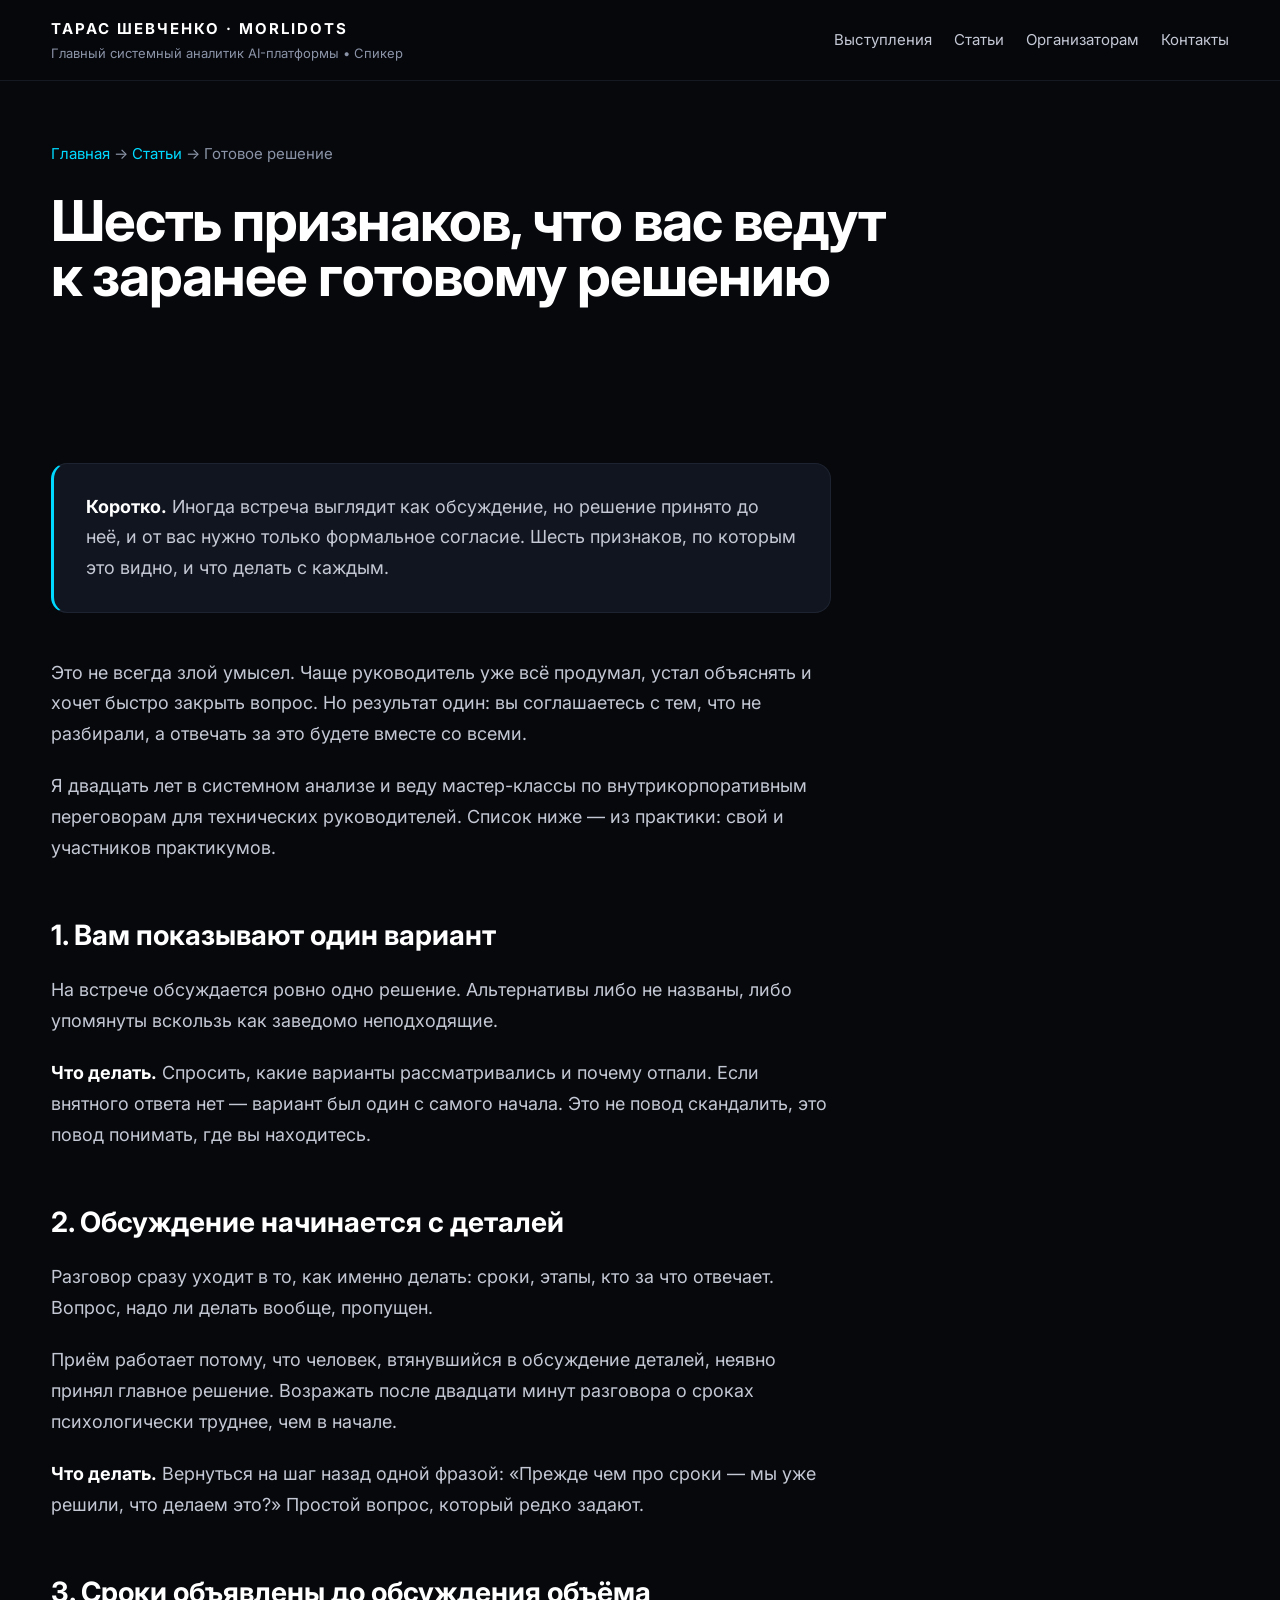
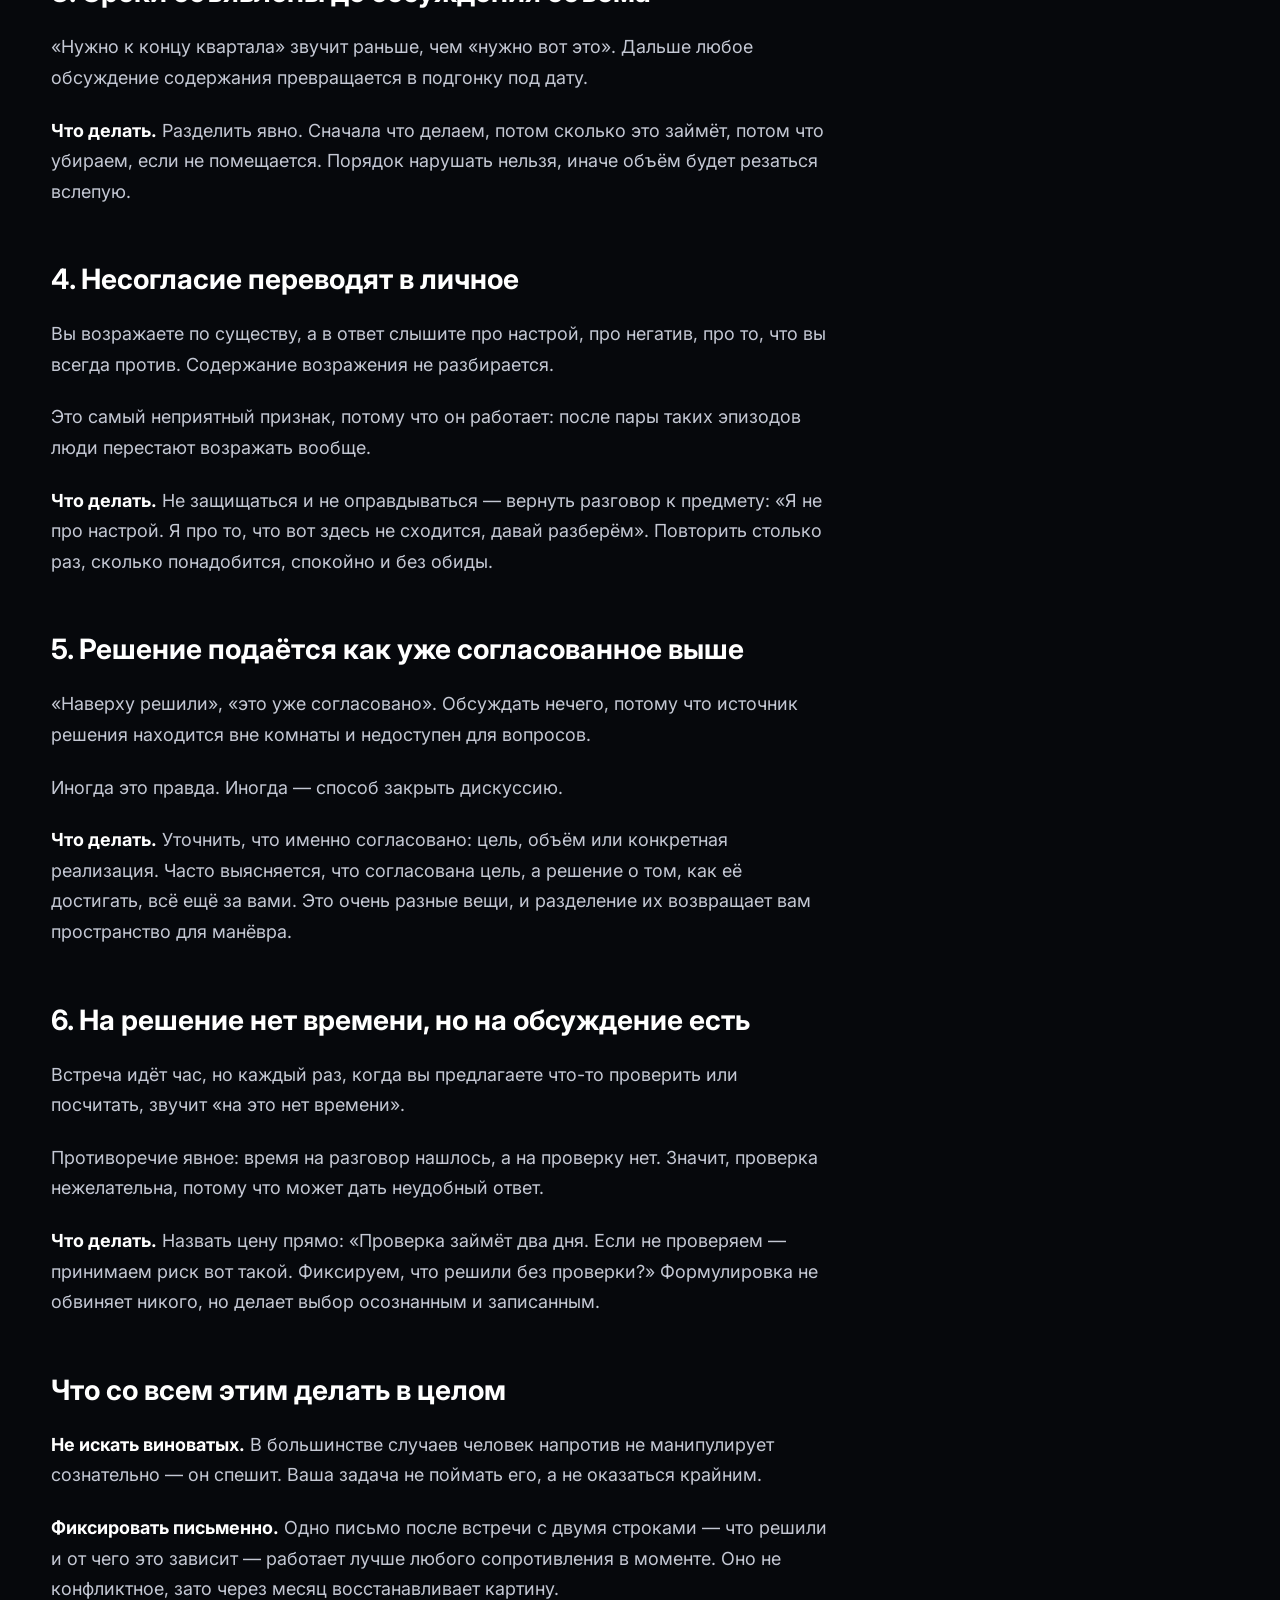
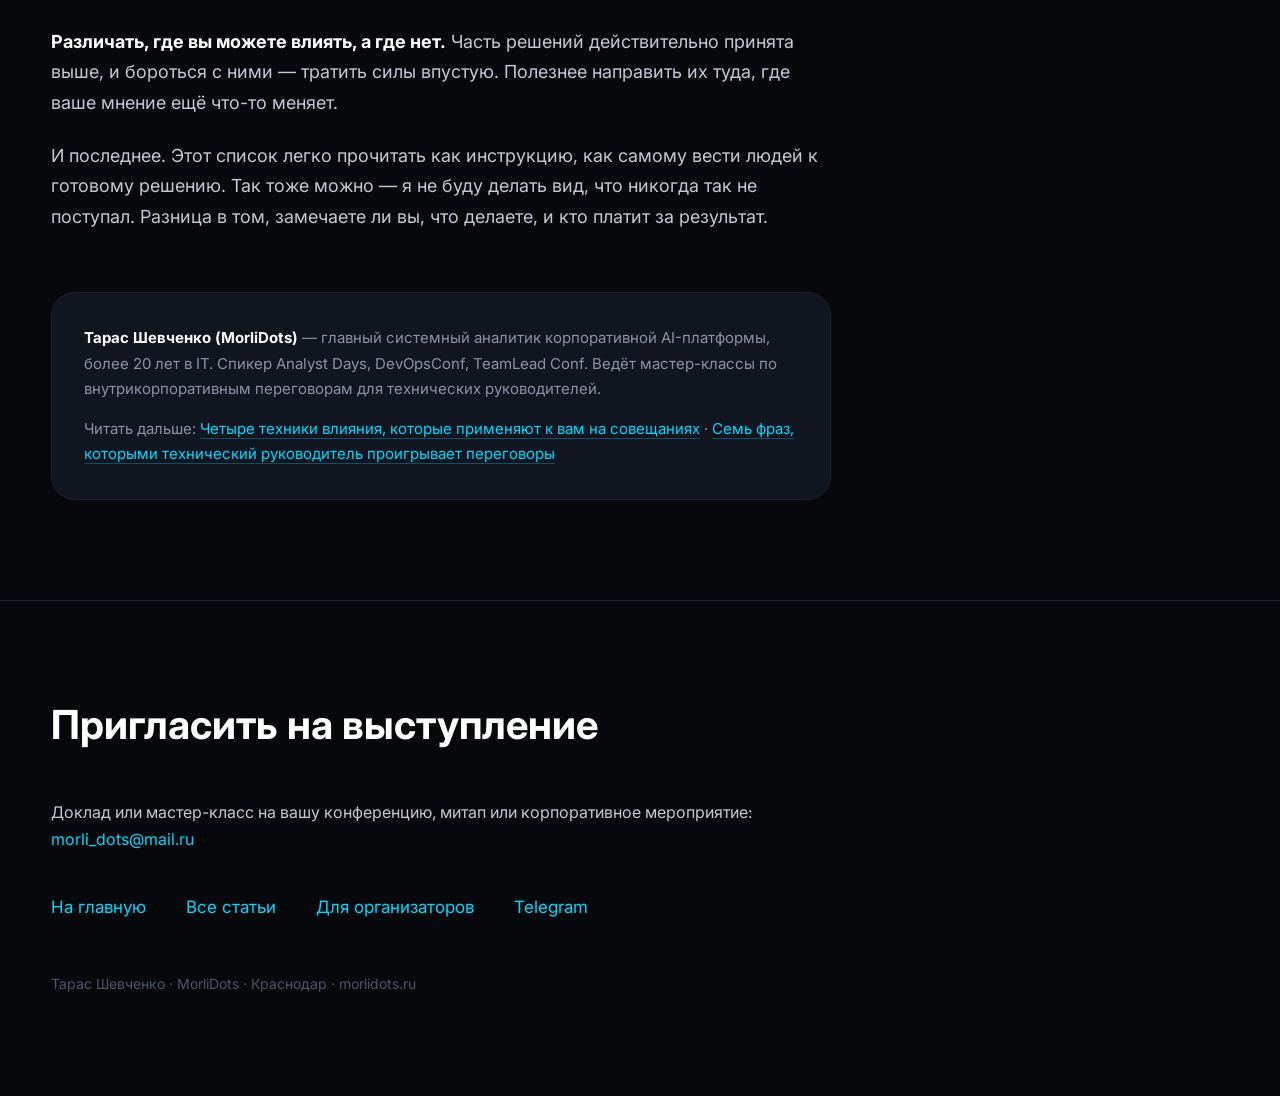
<file: articles/gotovoe-reshenie.html>
<!DOCTYPE html>
<html lang="ru">
<head>
<meta charset="UTF-8">
<meta name="viewport" content="width=device-width,initial-scale=1">

<title>Шесть признаков, что вас ведут к заранее готовому решению</title>
<meta name="description" content="Как распознать, что обсуждение на встрече только выглядит обсуждением, а решение уже принято. Шесть признаков и что делать с каждым.">
<link rel="canonical" href="https://morlidots.ru/articles/gotovoe-reshenie.html">

<meta property="og:type" content="article">
<meta property="og:title" content="Шесть признаков, что вас ведут к заранее готовому решению">
<meta property="og:description" content="Как распознать, что обсуждение только выглядит обсуждением, и что делать, когда решение уже принято до встречи.">
<meta property="og:url" content="https://morlidots.ru/articles/gotovoe-reshenie.html">
<meta property="og:locale" content="ru_RU">

<link rel="stylesheet" href="../style.css">
<link rel="preconnect" href="https://fonts.googleapis.com">
<link href="https://fonts.googleapis.com/css2?family=Inter:wght@300;400;500;600;700;800&display=swap" rel="stylesheet">

<script type="application/ld+json">
{
  "@context": "https://schema.org",
  "@type": "Article",
  "headline": "Шесть признаков, что вас ведут к заранее готовому решению",
  "description": "Как распознать, что обсуждение на встрече только выглядит обсуждением, а решение уже принято. Шесть признаков и что делать с каждым.",
  "inLanguage": "ru",
  "datePublished": "2026-08-12",
  "author": {
    "@type": "Person",
    "@id": "https://morlidots.ru/#person",
    "name": "Тарас Шевченко"
  },
  "about": ["манипуляции на совещаниях", "принятие решений в командах", "рабочие коммуникации", "защита от давления"],
  "mainEntityOfPage": "https://morlidots.ru/articles/gotovoe-reshenie.html"
}
</script>

<link rel="icon" href="/favicon.svg" type="image/svg+xml">
<link rel="icon" href="/favicon.ico" sizes="32x32">
<link rel="apple-touch-icon" href="/favicon-180.png">

<script async src="https://www.googletagmanager.com/gtag/js?id=G-QC8YJLD4YS"></script>
<script>
  window.dataLayer = window.dataLayer || [];
  function gtag(){dataLayer.push(arguments);}
  gtag('js', new Date());
  gtag('config', 'G-QC8YJLD4YS');
</script>

<script type="text/javascript">
    (function(m,e,t,r,i,k,a){
        m[i]=m[i]||function(){(m[i].a=m[i].a||[]).push(arguments)};
        m[i].l=1*new Date();
        for (var j = 0; j < document.scripts.length; j++) {if (document.scripts[j].src === r) { return; }}
        k=e.createElement(t),a=e.getElementsByTagName(t)[0],k.async=1,k.src=r,a.parentNode.insertBefore(k,a)
    })(window, document,'script','https://mc.yandex.ru/metrika/tag.js?id=110468772', 'ym');
    ym(110468772, 'init', {ssr:true, webvisor:true, clickmap:true, ecommerce:"dataLayer", referrer: document.referrer, url: location.href, accurateTrackBounce:true, trackLinks:true});
</script>
<noscript><div><img src="https://mc.yandex.ru/watch/110468772" style="position:absolute; left:-9999px;" alt="" /></div></noscript>
</head>
<body>

<header class="header">
  <div class="container nav">
    <div class="logo">
      <div class="name"><a href="../index.html">ТАРАС ШЕВЧЕНКО · MORLIDOTS</a></div>
      <div class="role">Главный системный аналитик AI-платформы • Спикер</div>
    </div>
    <nav>
      <a href="../index.html#history">Выступления</a>
      <a href="./index.html">Статьи</a>
      <a href="../index.html#organizers">Организаторам</a>
      <a href="../index.html#contacts">Контакты</a>
    </nav>
  </div>
</header>

<section class="talk-hero">
  <div class="container">
    <div class="breadcrumb"><a href="../index.html">Главная</a> → <a href="./index.html">Статьи</a> → Готовое решение</div>
    <h1>Шесть признаков, что вас ведут к заранее готовому решению</h1>
  </div>
</section>

<section class="section">
  <div class="container">
    <div class="article">

      <div class="lead">
        <p><strong>Коротко.</strong> Иногда встреча выглядит как обсуждение, но решение принято до неё, и от вас нужно только формальное согласие. Шесть признаков, по которым это видно, и что делать с каждым.</p>
      </div>

      <p>Это не всегда злой умысел. Чаще руководитель уже всё продумал, устал объяснять и хочет быстро закрыть вопрос. Но результат один: вы соглашаетесь с тем, что не разбирали, а отвечать за это будете вместе со всеми.</p>

      <p>Я двадцать лет в системном анализе и веду мастер-классы по внутрикорпоративным переговорам для технических руководителей. Список ниже — из практики: свой и участников практикумов.</p>

      <h2>1. Вам показывают один вариант</h2>

      <p>На встрече обсуждается ровно одно решение. Альтернативы либо не названы, либо упомянуты вскользь как заведомо неподходящие.</p>

      <p><strong>Что делать.</strong> Спросить, какие варианты рассматривались и почему отпали. Если внятного ответа нет — вариант был один с самого начала. Это не повод скандалить, это повод понимать, где вы находитесь.</p>

      <h2>2. Обсуждение начинается с деталей</h2>

      <p>Разговор сразу уходит в то, как именно делать: сроки, этапы, кто за что отвечает. Вопрос, надо ли делать вообще, пропущен.</p>

      <p>Приём работает потому, что человек, втянувшийся в обсуждение деталей, неявно принял главное решение. Возражать после двадцати минут разговора о сроках психологически труднее, чем в начале.</p>

      <p><strong>Что делать.</strong> Вернуться на шаг назад одной фразой: «Прежде чем про сроки — мы уже решили, что делаем это?» Простой вопрос, который редко задают.</p>

      <h2>3. Сроки объявлены до обсуждения объёма</h2>

      <p>«Нужно к концу квартала» звучит раньше, чем «нужно вот это». Дальше любое обсуждение содержания превращается в подгонку под дату.</p>

      <p><strong>Что делать.</strong> Разделить явно. Сначала что делаем, потом сколько это займёт, потом что убираем, если не помещается. Порядок нарушать нельзя, иначе объём будет резаться вслепую.</p>

      <h2>4. Несогласие переводят в личное</h2>

      <p>Вы возражаете по существу, а в ответ слышите про настрой, про негатив, про то, что вы всегда против. Содержание возражения не разбирается.</p>

      <p>Это самый неприятный признак, потому что он работает: после пары таких эпизодов люди перестают возражать вообще.</p>

      <p><strong>Что делать.</strong> Не защищаться и не оправдываться — вернуть разговор к предмету: «Я не про настрой. Я про то, что вот здесь не сходится, давай разберём». Повторить столько раз, сколько понадобится, спокойно и без обиды.</p>

      <h2>5. Решение подаётся как уже согласованное выше</h2>

      <p>«Наверху решили», «это уже согласовано». Обсуждать нечего, потому что источник решения находится вне комнаты и недоступен для вопросов.</p>

      <p>Иногда это правда. Иногда — способ закрыть дискуссию.</p>

      <p><strong>Что делать.</strong> Уточнить, что именно согласовано: цель, объём или конкретная реализация. Часто выясняется, что согласована цель, а решение о том, как её достигать, всё ещё за вами. Это очень разные вещи, и разделение их возвращает вам пространство для манёвра.</p>

      <h2>6. На решение нет времени, но на обсуждение есть</h2>

      <p>Встреча идёт час, но каждый раз, когда вы предлагаете что-то проверить или посчитать, звучит «на это нет времени».</p>

      <p>Противоречие явное: время на разговор нашлось, а на проверку нет. Значит, проверка нежелательна, потому что может дать неудобный ответ.</p>

      <p><strong>Что делать.</strong> Назвать цену прямо: «Проверка займёт два дня. Если не проверяем — принимаем риск вот такой. Фиксируем, что решили без проверки?» Формулировка не обвиняет никого, но делает выбор осознанным и записанным.</p>

      <h2>Что со всем этим делать в целом</h2>

      <p><strong>Не искать виноватых.</strong> В большинстве случаев человек напротив не манипулирует сознательно — он спешит. Ваша задача не поймать его, а не оказаться крайним.</p>

      <p><strong>Фиксировать письменно.</strong> Одно письмо после встречи с двумя строками — что решили и от чего это зависит — работает лучше любого сопротивления в моменте. Оно не конфликтное, зато через месяц восстанавливает картину.</p>

      <p><strong>Различать, где вы можете влиять, а где нет.</strong> Часть решений действительно принята выше, и бороться с ними — тратить силы впустую. Полезнее направить их туда, где ваше мнение ещё что-то меняет.</p>

      <p>И последнее. Этот список легко прочитать как инструкцию, как самому вести людей к готовому решению. Так тоже можно — я не буду делать вид, что никогда так не поступал. Разница в том, замечаете ли вы, что делаете, и кто платит за результат.</p>

      <div class="author-box">
        <p><strong>Тарас Шевченко (MorliDots)</strong> — главный системный аналитик корпоративной AI-платформы, более 20 лет в IT. Спикер Analyst Days, DevOpsConf, TeamLead Conf. Ведёт мастер-классы по внутрикорпоративным переговорам для технических руководителей.</p>
        <p style="margin-top:14px">Читать дальше: <a href="./tehniki-vliyaniya.html">Четыре техники влияния, которые применяют к вам на совещаниях</a> · <a href="./sem-fraz-peregovory.html">Семь фраз, которыми технический руководитель проигрывает переговоры</a></p>
      </div>

    </div>
  </div>
</section>

<footer>
  <div class="container">
    <h2>Пригласить на выступление</h2>
    <p>Доклад или мастер-класс на вашу конференцию, митап или корпоративное мероприятие: <a href="mailto:morli_dots@mail.ru">morli_dots@mail.ru</a></p>
    <div class="contacts-row">
      <a href="../index.html">На главную</a>
      <a href="./index.html">Все статьи</a>
      <a href="../index.html#organizers">Для организаторов</a>
      <a href="https://t.me/AnalystsMind" target="_blank" rel="noopener">Telegram</a>
    </div>
    <p class="footer-signature">Тарас Шевченко · MorliDots · Краснодар · morlidots.ru</p>
  </div>
</footer>

</body>
</html>
</file>
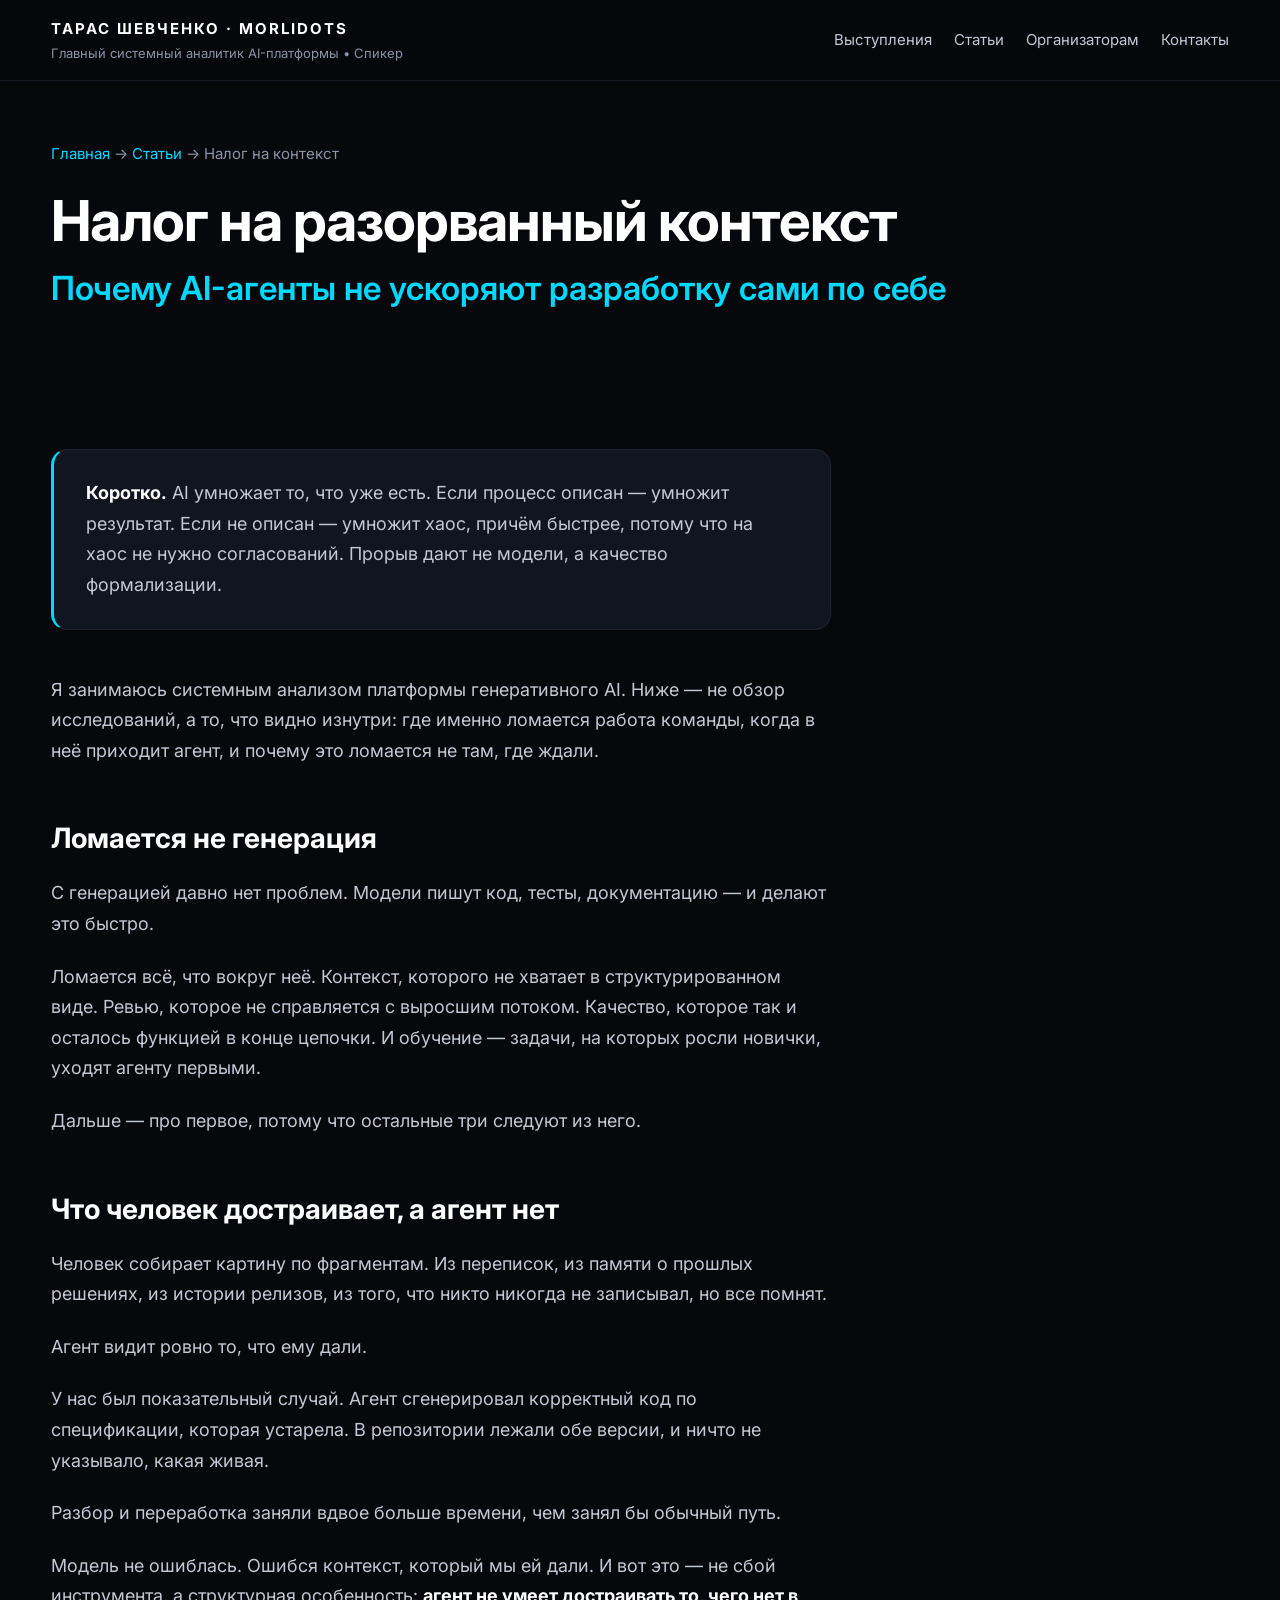
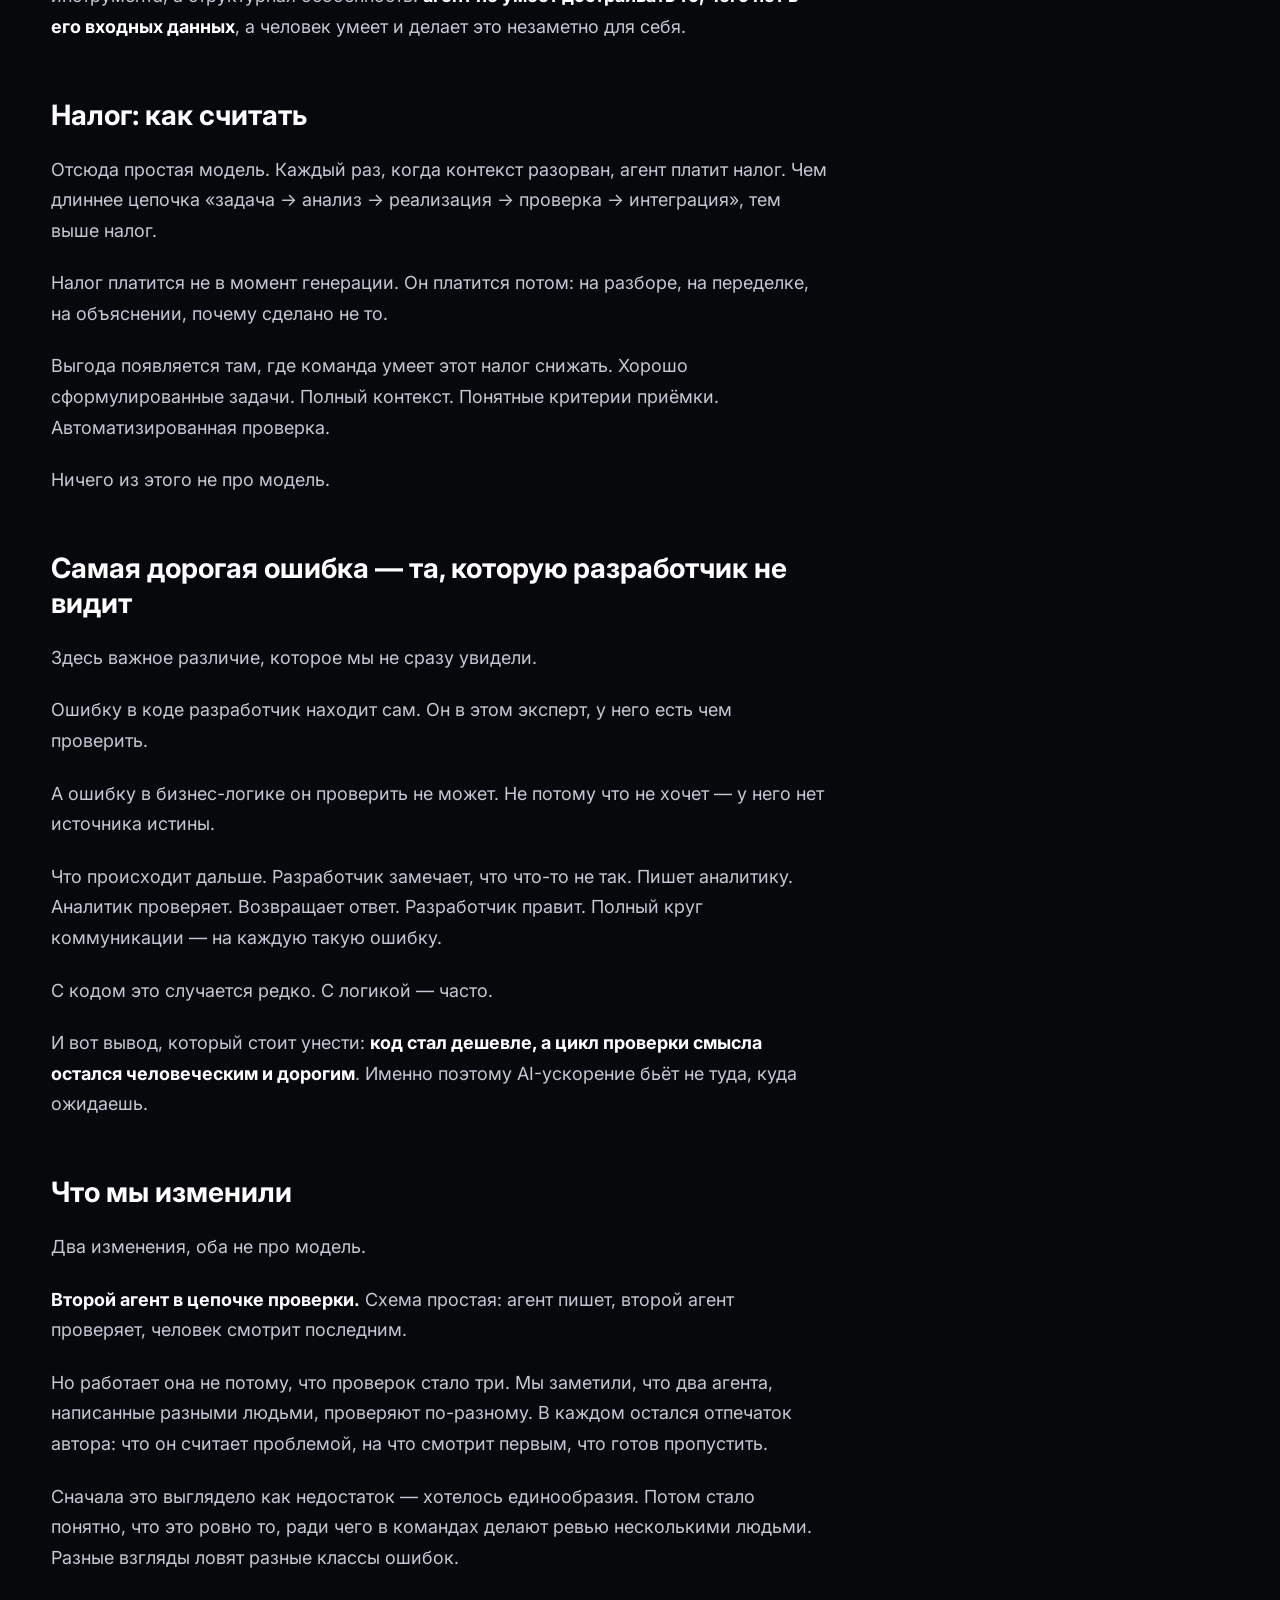
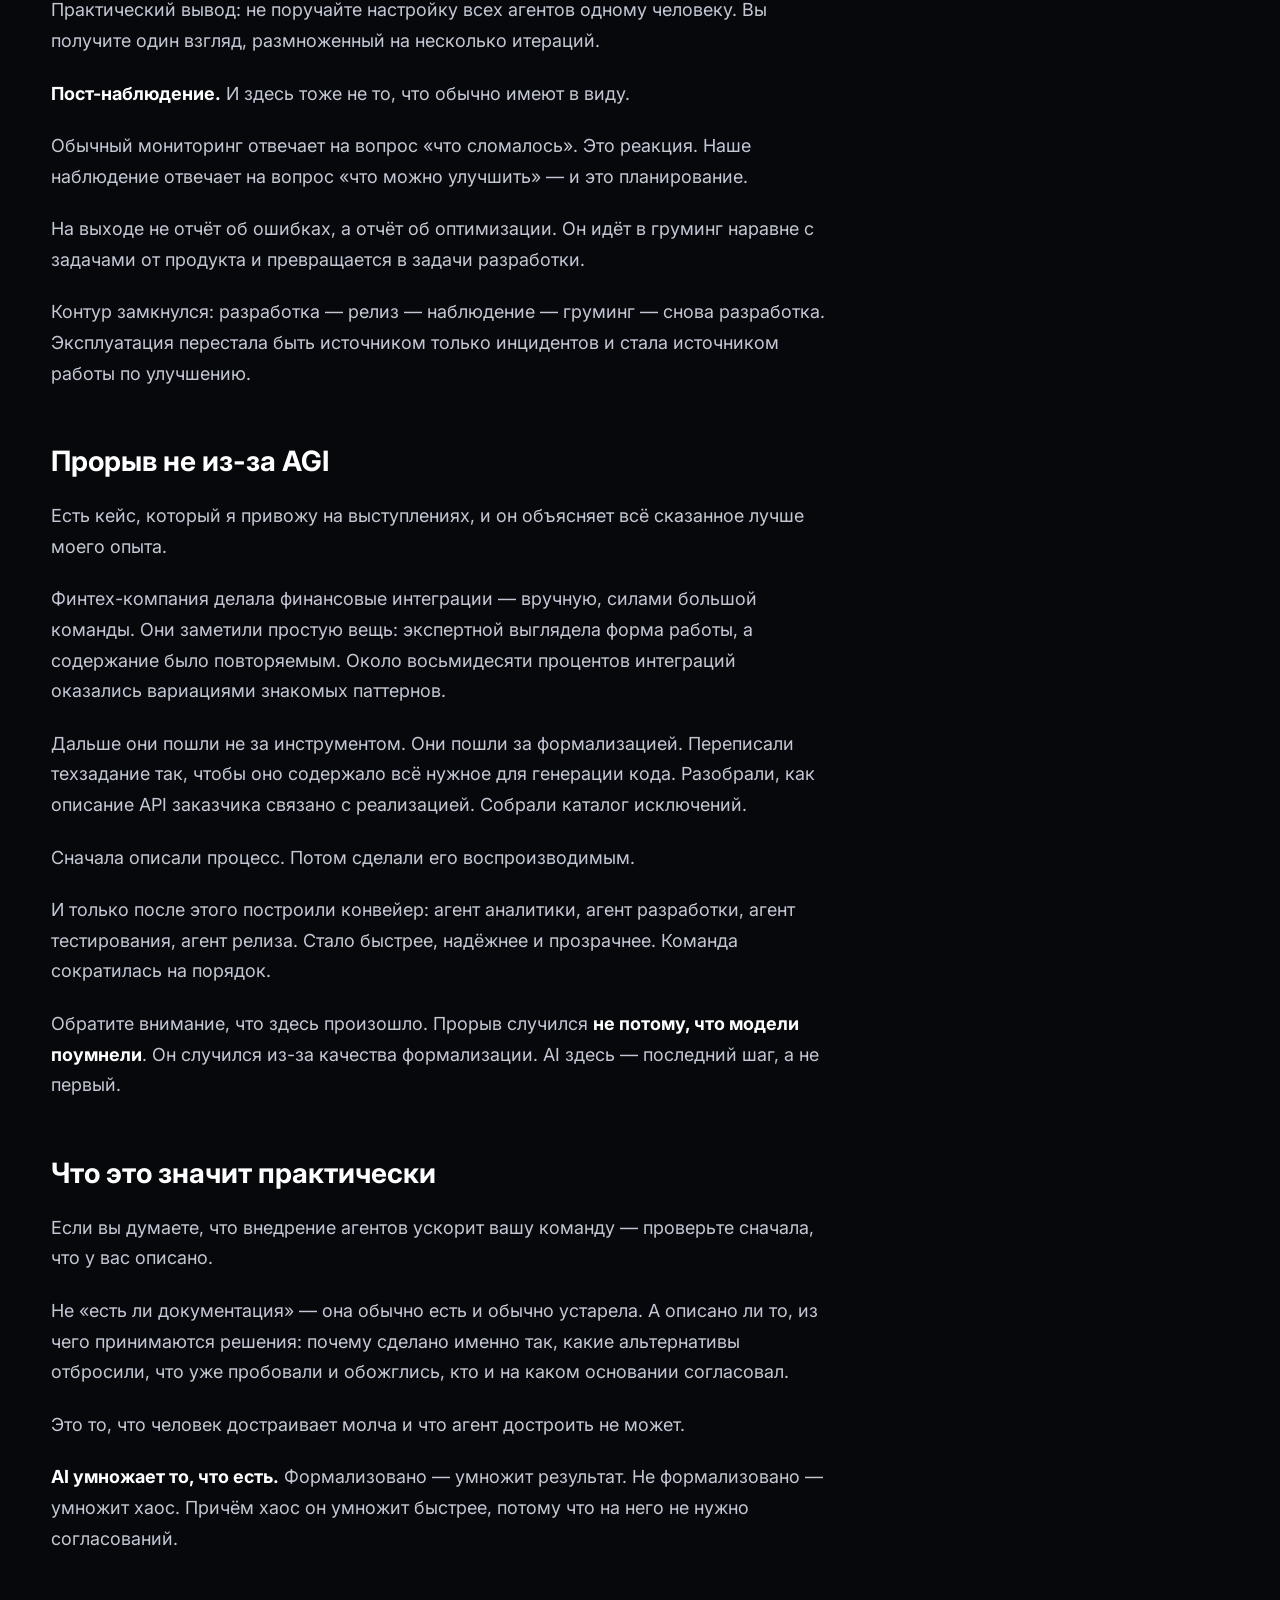
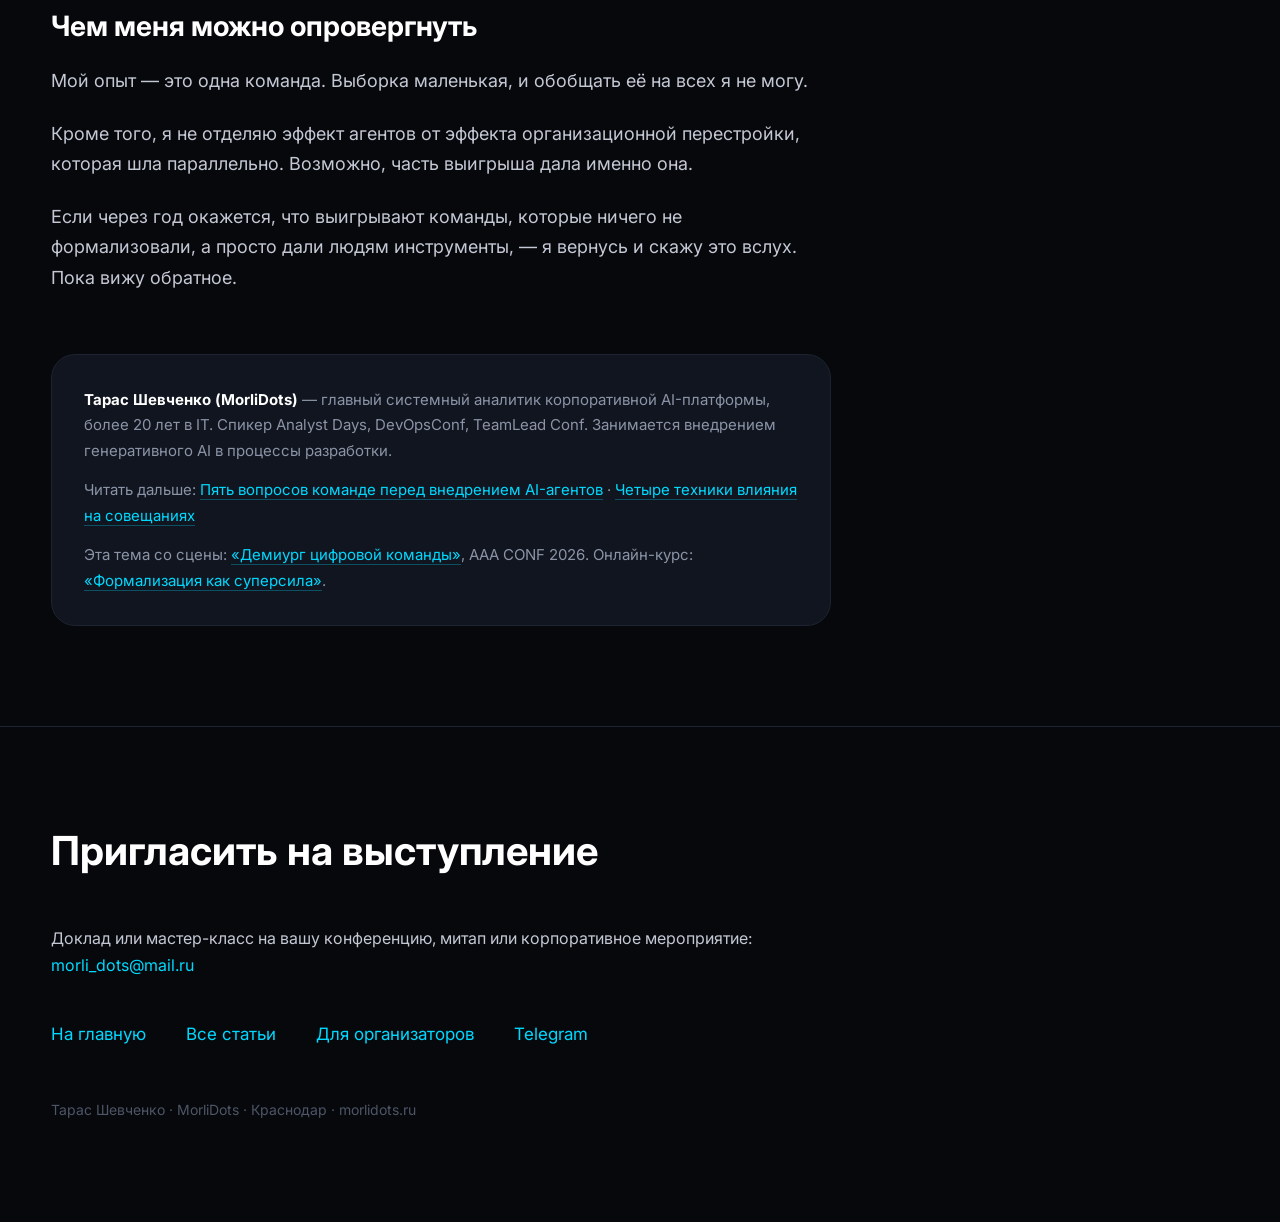
<file: articles/nalog-na-kontekst.html>
<!DOCTYPE html>
<html lang="ru">
<head>
<meta charset="UTF-8">
<meta name="viewport" content="width=device-width,initial-scale=1">

<title>Налог на разорванный контекст: почему AI-агенты не ускоряют разработку сами по себе</title>
<meta name="description" content="Прорыв дают не модели, а качество формализации. Что происходит с командой, когда агент работает на неполном контексте, и как считать цену этого.">
<link rel="canonical" href="https://morlidots.ru/articles/nalog-na-kontekst.html">

<meta property="og:type" content="article">
<meta property="og:title" content="Налог на разорванный контекст">
<meta property="og:description" content="Прорыв дают не модели, а качество формализации. AI умножает то, что уже есть.">
<meta property="og:url" content="https://morlidots.ru/articles/nalog-na-kontekst.html">
<meta property="og:locale" content="ru_RU">

<link rel="stylesheet" href="../style.css">
<link rel="preconnect" href="https://fonts.googleapis.com">
<link href="https://fonts.googleapis.com/css2?family=Inter:wght@300;400;500;600;700;800&display=swap" rel="stylesheet">

<script type="application/ld+json">
{
  "@context": "https://schema.org",
  "@type": "Article",
  "headline": "Налог на разорванный контекст: почему AI-агенты не ускоряют разработку сами по себе",
  "description": "Прорыв дают не модели, а качество формализации. Что происходит с командой, когда агент работает на неполном контексте.",
  "inLanguage": "ru",
  "datePublished": "2026-08-14",
  "dateModified": "2026-08-14",
  "author": {
    "@type": "Person",
    "@id": "https://morlidots.ru/#person",
    "name": "Тарас Шевченко"
  },
  "about": ["AI-агенты в разработке", "контекст решений", "формализация процессов", "инженерные команды"],
  "mainEntityOfPage": "https://morlidots.ru/articles/nalog-na-kontekst.html"
}
</script>

<link rel="icon" href="/favicon.svg" type="image/svg+xml">
<link rel="icon" href="/favicon.ico" sizes="32x32">
<link rel="apple-touch-icon" href="/favicon-180.png">

<script async src="https://www.googletagmanager.com/gtag/js?id=G-QC8YJLD4YS"></script>
<script>
  window.dataLayer = window.dataLayer || [];
  function gtag(){dataLayer.push(arguments);}
  gtag('js', new Date());
  gtag('config', 'G-QC8YJLD4YS');
</script>

<script type="text/javascript">
    (function(m,e,t,r,i,k,a){
        m[i]=m[i]||function(){(m[i].a=m[i].a||[]).push(arguments)};
        m[i].l=1*new Date();
        for (var j = 0; j < document.scripts.length; j++) {if (document.scripts[j].src === r) { return; }}
        k=e.createElement(t),a=e.getElementsByTagName(t)[0],k.async=1,k.src=r,a.parentNode.insertBefore(k,a)
    })(window, document,'script','https://mc.yandex.ru/metrika/tag.js?id=110468772', 'ym');
    ym(110468772, 'init', {ssr:true, webvisor:true, clickmap:true, ecommerce:"dataLayer", referrer: document.referrer, url: location.href, accurateTrackBounce:true, trackLinks:true});
</script>
<noscript><div><img src="https://mc.yandex.ru/watch/110468772" style="position:absolute; left:-9999px;" alt="" /></div></noscript>
</head>
<body>

<header class="header">
  <div class="container nav">
    <div class="logo">
      <div class="name"><a href="../index.html">ТАРАС ШЕВЧЕНКО · MORLIDOTS</a></div>
      <div class="role">Главный системный аналитик AI-платформы • Спикер</div>
    </div>
    <nav>
      <a href="../index.html#history">Выступления</a>
      <a href="./index.html">Статьи</a>
      <a href="../index.html#organizers">Организаторам</a>
      <a href="../index.html#contacts">Контакты</a>
    </nav>
  </div>
</header>

<section class="talk-hero">
  <div class="container">
    <div class="breadcrumb"><a href="../index.html">Главная</a> → <a href="./index.html">Статьи</a> → Налог на контекст</div>
    <h1>Налог на разорванный контекст</h1>
    <div class="tagline">Почему AI-агенты не ускоряют разработку сами по себе</div>
  </div>
</section>

<section class="section">
  <div class="container">
    <div class="article">

      <div class="lead">
        <p><strong>Коротко.</strong> AI умножает то, что уже есть. Если процесс описан — умножит результат. Если не описан — умножит хаос, причём быстрее, потому что на хаос не нужно согласований. Прорыв дают не модели, а качество формализации.</p>
      </div>

      <p>Я занимаюсь системным анализом платформы генеративного AI. Ниже — не обзор исследований, а то, что видно изнутри: где именно ломается работа команды, когда в неё приходит агент, и почему это ломается не там, где ждали.</p>

      <h2>Ломается не генерация</h2>

      <p>С генерацией давно нет проблем. Модели пишут код, тесты, документацию — и делают это быстро.</p>

      <p>Ломается всё, что вокруг неё. Контекст, которого не хватает в структурированном виде. Ревью, которое не справляется с выросшим потоком. Качество, которое так и осталось функцией в конце цепочки. И обучение — задачи, на которых росли новички, уходят агенту первыми.</p>

      <p>Дальше — про первое, потому что остальные три следуют из него.</p>

      <h2>Что человек достраивает, а агент нет</h2>

      <p>Человек собирает картину по фрагментам. Из переписок, из памяти о прошлых решениях, из истории релизов, из того, что никто никогда не записывал, но все помнят.</p>

      <p>Агент видит ровно то, что ему дали.</p>

      <p>У нас был показательный случай. Агент сгенерировал корректный код по спецификации, которая устарела. В репозитории лежали обе версии, и ничто не указывало, какая живая.</p>

      <p>Разбор и переработка заняли вдвое больше времени, чем занял бы обычный путь.</p>

      <p>Модель не ошиблась. Ошибся контекст, который мы ей дали. И вот это — не сбой инструмента, а структурная особенность: <strong>агент не умеет достраивать то, чего нет в его входных данных</strong>, а человек умеет и делает это незаметно для себя.</p>

      <h2>Налог: как считать</h2>

      <p>Отсюда простая модель. Каждый раз, когда контекст разорван, агент платит налог. Чем длиннее цепочка «задача → анализ → реализация → проверка → интеграция», тем выше налог.</p>

      <p>Налог платится не в момент генерации. Он платится потом: на разборе, на переделке, на объяснении, почему сделано не то.</p>

      <p>Выгода появляется там, где команда умеет этот налог снижать. Хорошо сформулированные задачи. Полный контекст. Понятные критерии приёмки. Автоматизированная проверка.</p>

      <p>Ничего из этого не про модель.</p>

      <h2>Самая дорогая ошибка — та, которую разработчик не видит</h2>

      <p>Здесь важное различие, которое мы не сразу увидели.</p>

      <p>Ошибку в коде разработчик находит сам. Он в этом эксперт, у него есть чем проверить.</p>

      <p>А ошибку в бизнес-логике он проверить не может. Не потому что не хочет — у него нет источника истины.</p>

      <p>Что происходит дальше. Разработчик замечает, что что-то не так. Пишет аналитику. Аналитик проверяет. Возвращает ответ. Разработчик правит. Полный круг коммуникации — на каждую такую ошибку.</p>

      <p>С кодом это случается редко. С логикой — часто.</p>

      <p>И вот вывод, который стоит унести: <strong>код стал дешевле, а цикл проверки смысла остался человеческим и дорогим</strong>. Именно поэтому AI-ускорение бьёт не туда, куда ожидаешь.</p>

      <h2>Что мы изменили</h2>

      <p>Два изменения, оба не про модель.</p>

      <p><strong>Второй агент в цепочке проверки.</strong> Схема простая: агент пишет, второй агент проверяет, человек смотрит последним.</p>

      <p>Но работает она не потому, что проверок стало три. Мы заметили, что два агента, написанные разными людьми, проверяют по-разному. В каждом остался отпечаток автора: что он считает проблемой, на что смотрит первым, что готов пропустить.</p>

      <p>Сначала это выглядело как недостаток — хотелось единообразия. Потом стало понятно, что это ровно то, ради чего в командах делают ревью несколькими людьми. Разные взгляды ловят разные классы ошибок.</p>

      <p>Практический вывод: не поручайте настройку всех агентов одному человеку. Вы получите один взгляд, размноженный на несколько итераций.</p>

      <p><strong>Пост-наблюдение.</strong> И здесь тоже не то, что обычно имеют в виду.</p>

      <p>Обычный мониторинг отвечает на вопрос «что сломалось». Это реакция. Наше наблюдение отвечает на вопрос «что можно улучшить» — и это планирование.</p>

      <p>На выходе не отчёт об ошибках, а отчёт об оптимизации. Он идёт в груминг наравне с задачами от продукта и превращается в задачи разработки.</p>

      <p>Контур замкнулся: разработка — релиз — наблюдение — груминг — снова разработка. Эксплуатация перестала быть источником только инцидентов и стала источником работы по улучшению.</p>

      <h2>Прорыв не из-за AGI</h2>

      <p>Есть кейс, который я привожу на выступлениях, и он объясняет всё сказанное лучше моего опыта.</p>

      <p>Финтех-компания делала финансовые интеграции — вручную, силами большой команды. Они заметили простую вещь: экспертной выглядела форма работы, а содержание было повторяемым. Около восьмидесяти процентов интеграций оказались вариациями знакомых паттернов.</p>

      <p>Дальше они пошли не за инструментом. Они пошли за формализацией. Переписали техзадание так, чтобы оно содержало всё нужное для генерации кода. Разобрали, как описание API заказчика связано с реализацией. Собрали каталог исключений.</p>

      <p>Сначала описали процесс. Потом сделали его воспроизводимым.</p>

      <p>И только после этого построили конвейер: агент аналитики, агент разработки, агент тестирования, агент релиза. Стало быстрее, надёжнее и прозрачнее. Команда сократилась на порядок.</p>

      <p>Обратите внимание, что здесь произошло. Прорыв случился <strong>не потому, что модели поумнели</strong>. Он случился из-за качества формализации. AI здесь — последний шаг, а не первый.</p>

      <h2>Что это значит практически</h2>

      <p>Если вы думаете, что внедрение агентов ускорит вашу команду — проверьте сначала, что у вас описано.</p>

      <p>Не «есть ли документация» — она обычно есть и обычно устарела. А описано ли то, из чего принимаются решения: почему сделано именно так, какие альтернативы отбросили, что уже пробовали и обожглись, кто и на каком основании согласовал.</p>

      <p>Это то, что человек достраивает молча и что агент достроить не может.</p>

      <p><strong>AI умножает то, что есть.</strong> Формализовано — умножит результат. Не формализовано — умножит хаос. Причём хаос он умножит быстрее, потому что на него не нужно согласований.</p>

      <h2>Чем меня можно опровергнуть</h2>

      <p>Мой опыт — это одна команда. Выборка маленькая, и обобщать её на всех я не могу.</p>

      <p>Кроме того, я не отделяю эффект агентов от эффекта организационной перестройки, которая шла параллельно. Возможно, часть выигрыша дала именно она.</p>

      <p>Если через год окажется, что выигрывают команды, которые ничего не формализовали, а просто дали людям инструменты, — я вернусь и скажу это вслух. Пока вижу обратное.</p>

      <div class="author-box">
        <p><strong>Тарас Шевченко (MorliDots)</strong> — главный системный аналитик корпоративной AI-платформы, более 20 лет в IT. Спикер Analyst Days, DevOpsConf, TeamLead Conf. Занимается внедрением генеративного AI в процессы разработки.</p>
        <p style="margin-top:14px">Читать дальше: <a href="./pyat-voprosov-ai-agenty.html">Пять вопросов команде перед внедрением AI-агентов</a> · <a href="./tehniki-vliyaniya.html">Четыре техники влияния на совещаниях</a></p>
        <p style="margin-top:14px">Эта тема со сцены: <a href="../talk-demiurge.html">«Демиург цифровой команды»</a>, AAA CONF 2026. Онлайн-курс: <a href="https://stepik.org/a/297807" target="_blank" rel="noopener">«Формализация как суперсила»</a>.</p>
      </div>

    </div>
  </div>
</section>

<footer>
  <div class="container">
    <h2>Пригласить на выступление</h2>
    <p>Доклад или мастер-класс на вашу конференцию, митап или корпоративное мероприятие: <a href="mailto:morli_dots@mail.ru">morli_dots@mail.ru</a></p>
    <div class="contacts-row">
      <a href="../index.html">На главную</a>
      <a href="./index.html">Все статьи</a>
      <a href="../index.html#organizers">Для организаторов</a>
      <a href="https://t.me/AnalystsMind" target="_blank" rel="noopener">Telegram</a>
    </div>
    <p class="footer-signature">Тарас Шевченко · MorliDots · Краснодар · morlidots.ru</p>
  </div>
</footer>

</body>
</html>
</file>
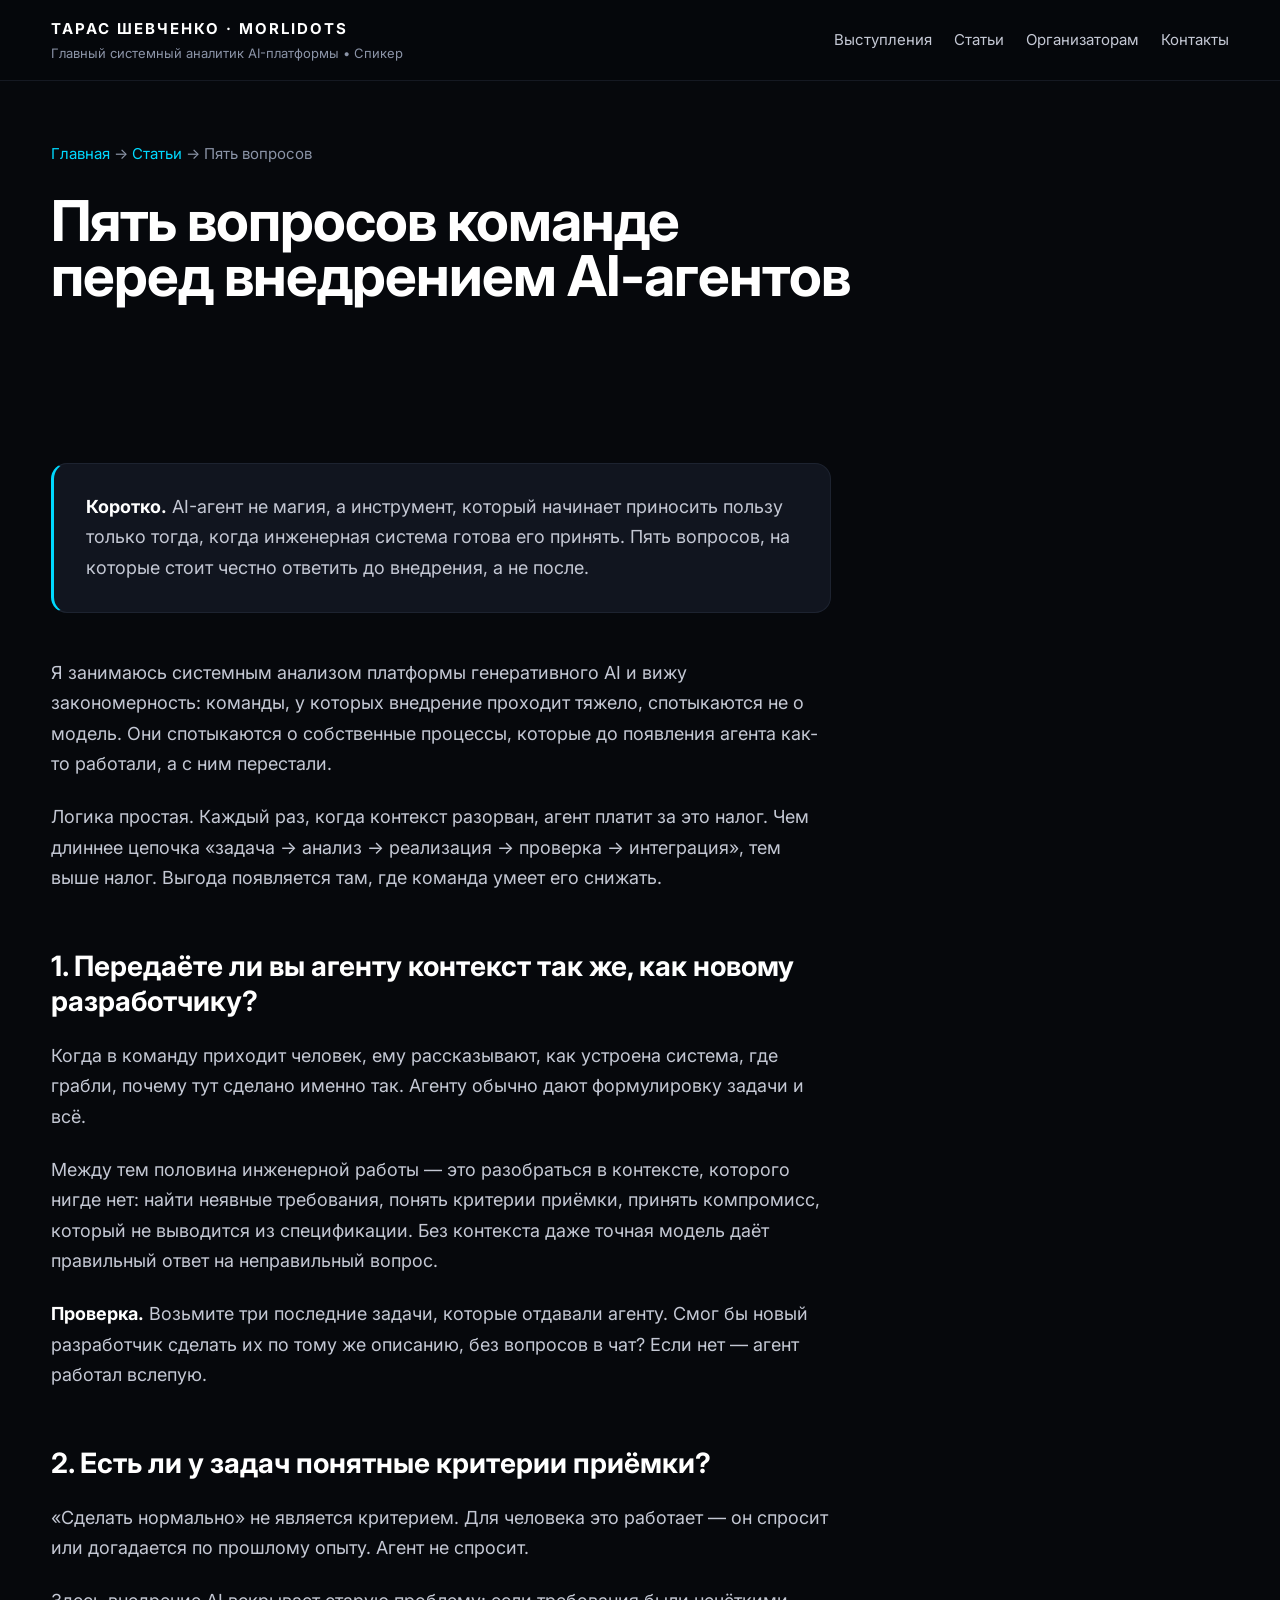
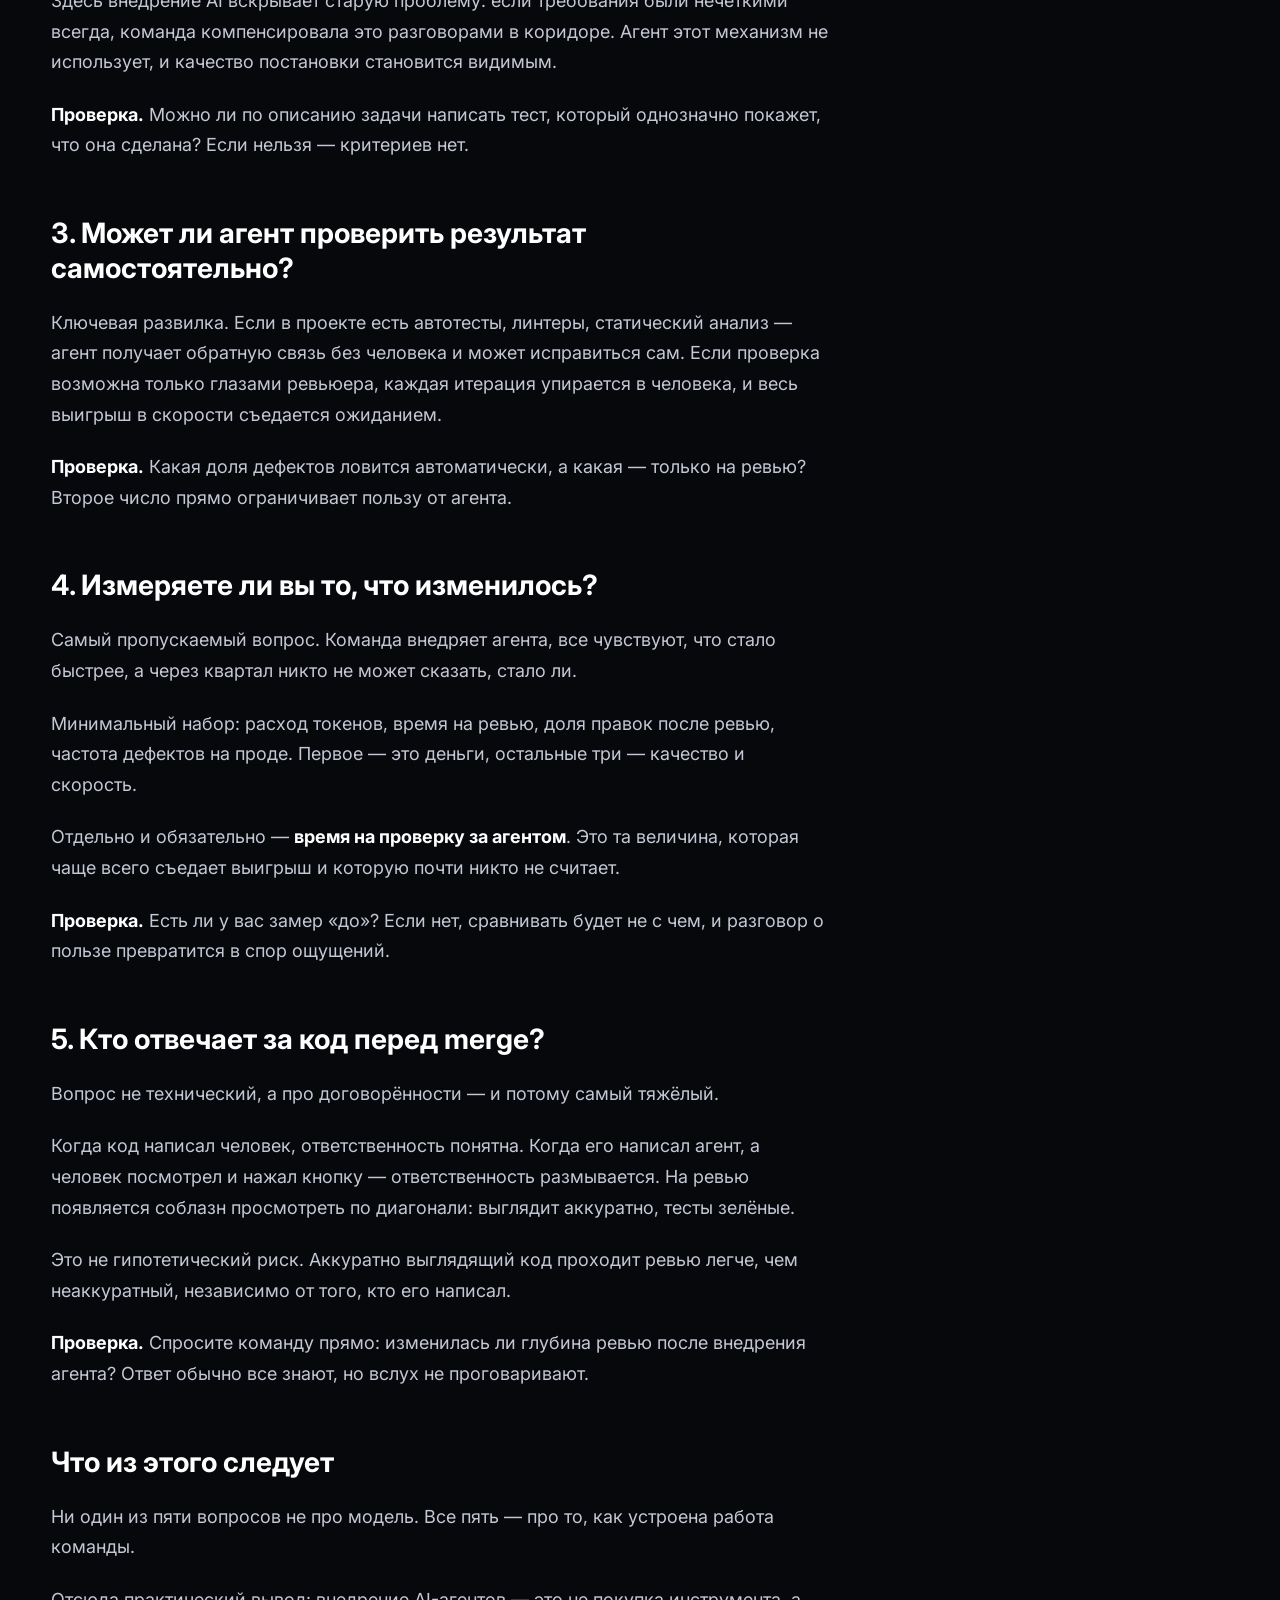
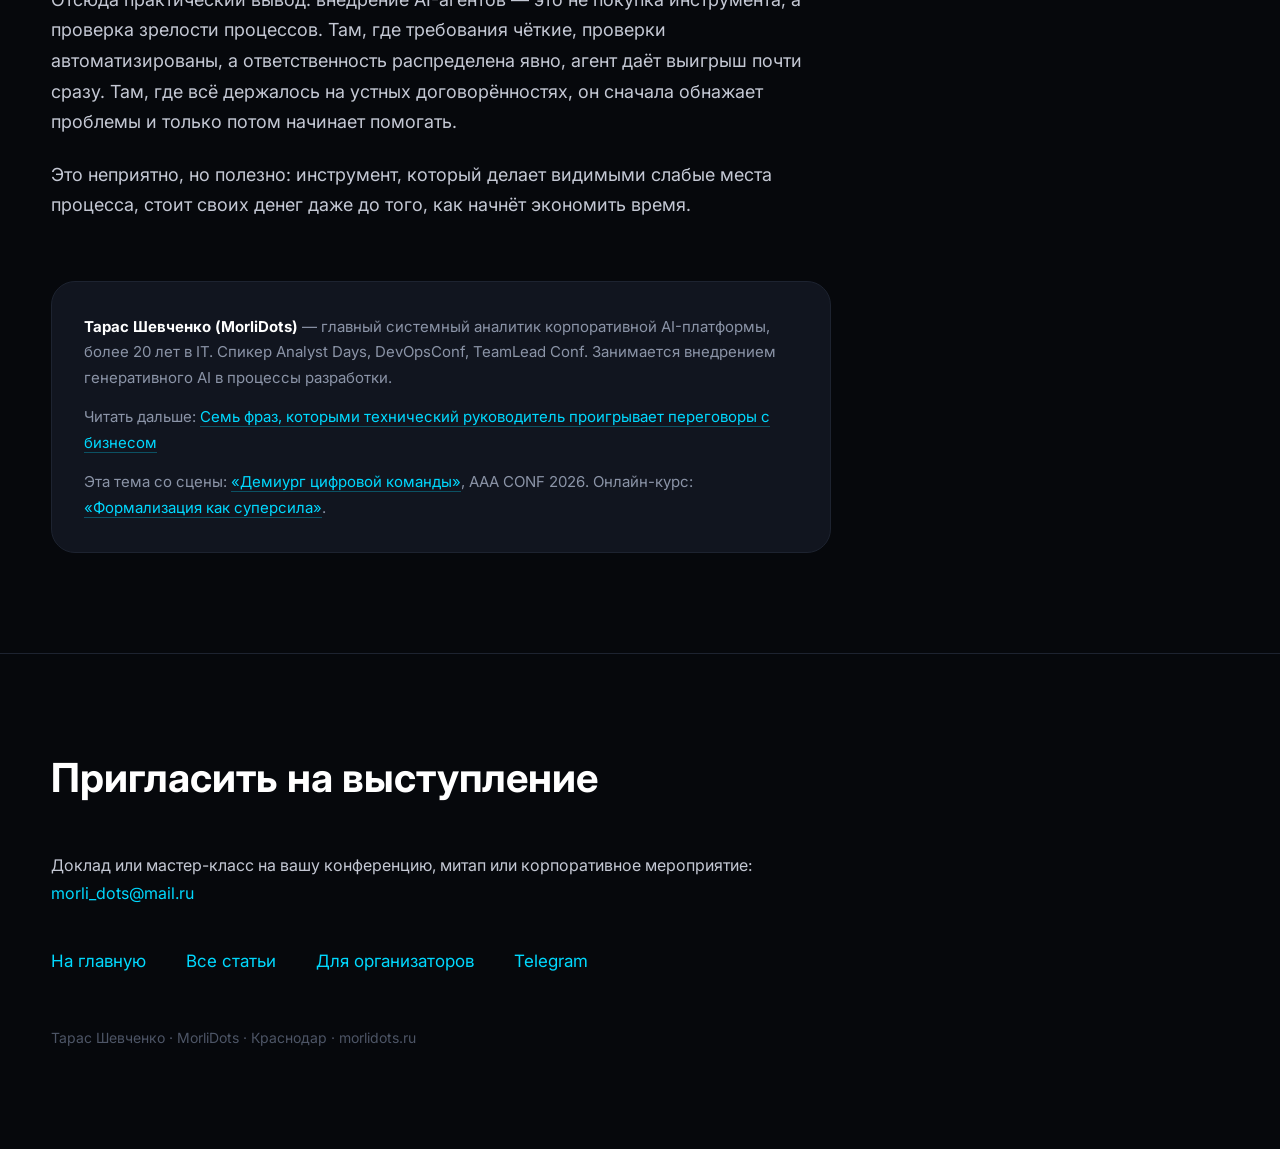
<file: articles/pyat-voprosov-ai-agenty.html>
<!DOCTYPE html>
<html lang="ru">
<head>
<meta charset="UTF-8">
<meta name="viewport" content="width=device-width,initial-scale=1">

<title>Пять вопросов команде перед внедрением AI-агентов</title>
<meta name="description" content="Что стоит выяснить до того, как встраивать AI-агентов в разработку: контекст, критерии приёмки, самопроверка, метрики и ответственность за код. Пять вопросов, которые экономят месяцы.">
<link rel="canonical" href="https://morlidots.ru/articles/pyat-voprosov-ai-agenty.html">

<meta property="og:type" content="article">
<meta property="og:title" content="Пять вопросов команде перед внедрением AI-агентов">
<meta property="og:description" content="Контекст, критерии приёмки, самопроверка, метрики и ответственность за код — что выяснить до внедрения, а не после.">
<meta property="og:url" content="https://morlidots.ru/articles/pyat-voprosov-ai-agenty.html">
<meta property="og:locale" content="ru_RU">

<link rel="stylesheet" href="../style.css">
<link rel="preconnect" href="https://fonts.googleapis.com">
<link href="https://fonts.googleapis.com/css2?family=Inter:wght@300;400;500;600;700;800&display=swap" rel="stylesheet">

<script type="application/ld+json">
{
  "@context": "https://schema.org",
  "@type": "Article",
  "headline": "Пять вопросов команде перед внедрением AI-агентов",
  "description": "Что выяснить до того, как встраивать AI-агентов в разработку: контекст, критерии приёмки, самопроверка, метрики и ответственность за код.",
  "inLanguage": "ru",
  "datePublished": "2026-08-08",
  "author": {
    "@type": "Person",
    "@id": "https://morlidots.ru/#person",
    "name": "Тарас Шевченко"
  },
  "about": ["AI-агенты в разработке", "внедрение генеративного AI", "coding agents", "процессы инженерных команд"],
  "mainEntityOfPage": "https://morlidots.ru/articles/pyat-voprosov-ai-agenty.html"
}
</script>

<link rel="icon" href="/favicon.svg" type="image/svg+xml">
<link rel="icon" href="/favicon.ico" sizes="32x32">
<link rel="apple-touch-icon" href="/favicon-180.png">

<script async src="https://www.googletagmanager.com/gtag/js?id=G-QC8YJLD4YS"></script>
<script>
  window.dataLayer = window.dataLayer || [];
  function gtag(){dataLayer.push(arguments);}
  gtag('js', new Date());
  gtag('config', 'G-QC8YJLD4YS');
</script>

<script type="text/javascript">
    (function(m,e,t,r,i,k,a){
        m[i]=m[i]||function(){(m[i].a=m[i].a||[]).push(arguments)};
        m[i].l=1*new Date();
        for (var j = 0; j < document.scripts.length; j++) {if (document.scripts[j].src === r) { return; }}
        k=e.createElement(t),a=e.getElementsByTagName(t)[0],k.async=1,k.src=r,a.parentNode.insertBefore(k,a)
    })(window, document,'script','https://mc.yandex.ru/metrika/tag.js?id=110468772', 'ym');
    ym(110468772, 'init', {ssr:true, webvisor:true, clickmap:true, ecommerce:"dataLayer", referrer: document.referrer, url: location.href, accurateTrackBounce:true, trackLinks:true});
</script>
<noscript><div><img src="https://mc.yandex.ru/watch/110468772" style="position:absolute; left:-9999px;" alt="" /></div></noscript>
</head>
<body>

<header class="header">
  <div class="container nav">
    <div class="logo">
      <div class="name"><a href="../index.html">ТАРАС ШЕВЧЕНКО · MORLIDOTS</a></div>
      <div class="role">Главный системный аналитик AI-платформы • Спикер</div>
    </div>
    <nav>
      <a href="../index.html#history">Выступления</a>
      <a href="./index.html">Статьи</a>
      <a href="../index.html#organizers">Организаторам</a>
      <a href="../index.html#contacts">Контакты</a>
    </nav>
  </div>
</header>

<section class="talk-hero">
  <div class="container">
    <div class="breadcrumb"><a href="../index.html">Главная</a> → <a href="./index.html">Статьи</a> → Пять вопросов</div>
    <h1>Пять вопросов команде перед внедрением AI-агентов</h1>
  </div>
</section>

<section class="section">
  <div class="container">
    <div class="article">

      <div class="lead">
        <p><strong>Коротко.</strong> AI-агент не магия, а инструмент, который начинает приносить пользу только тогда, когда инженерная система готова его принять. Пять вопросов, на которые стоит честно ответить до внедрения, а не после.</p>
      </div>

      <p>Я занимаюсь системным анализом платформы генеративного AI и вижу закономерность: команды, у которых внедрение проходит тяжело, спотыкаются не о модель. Они спотыкаются о собственные процессы, которые до появления агента как-то работали, а с ним перестали.</p>

      <p>Логика простая. Каждый раз, когда контекст разорван, агент платит за это налог. Чем длиннее цепочка «задача → анализ → реализация → проверка → интеграция», тем выше налог. Выгода появляется там, где команда умеет его снижать.</p>

      <h2>1. Передаёте ли вы агенту контекст так же, как новому разработчику?</h2>

      <p>Когда в команду приходит человек, ему рассказывают, как устроена система, где грабли, почему тут сделано именно так. Агенту обычно дают формулировку задачи и всё.</p>

      <p>Между тем половина инженерной работы — это разобраться в контексте, которого нигде нет: найти неявные требования, понять критерии приёмки, принять компромисс, который не выводится из спецификации. Без контекста даже точная модель даёт правильный ответ на неправильный вопрос.</p>

      <p><strong>Проверка.</strong> Возьмите три последние задачи, которые отдавали агенту. Смог бы новый разработчик сделать их по тому же описанию, без вопросов в чат? Если нет — агент работал вслепую.</p>

      <h2>2. Есть ли у задач понятные критерии приёмки?</h2>

      <p>«Сделать нормально» не является критерием. Для человека это работает — он спросит или догадается по прошлому опыту. Агент не спросит.</p>

      <p>Здесь внедрение AI вскрывает старую проблему: если требования были нечёткими всегда, команда компенсировала это разговорами в коридоре. Агент этот механизм не использует, и качество постановки становится видимым.</p>

      <p><strong>Проверка.</strong> Можно ли по описанию задачи написать тест, который однозначно покажет, что она сделана? Если нельзя — критериев нет.</p>

      <h2>3. Может ли агент проверить результат самостоятельно?</h2>

      <p>Ключевая развилка. Если в проекте есть автотесты, линтеры, статический анализ — агент получает обратную связь без человека и может исправиться сам. Если проверка возможна только глазами ревьюера, каждая итерация упирается в человека, и весь выигрыш в скорости съедается ожиданием.</p>

      <p><strong>Проверка.</strong> Какая доля дефектов ловится автоматически, а какая — только на ревью? Второе число прямо ограничивает пользу от агента.</p>

      <h2>4. Измеряете ли вы то, что изменилось?</h2>

      <p>Самый пропускаемый вопрос. Команда внедряет агента, все чувствуют, что стало быстрее, а через квартал никто не может сказать, стало ли.</p>

      <p>Минимальный набор: расход токенов, время на ревью, доля правок после ревью, частота дефектов на проде. Первое — это деньги, остальные три — качество и скорость.</p>

      <p>Отдельно и обязательно — <strong>время на проверку за агентом</strong>. Это та величина, которая чаще всего съедает выигрыш и которую почти никто не считает.</p>

      <p><strong>Проверка.</strong> Есть ли у вас замер «до»? Если нет, сравнивать будет не с чем, и разговор о пользе превратится в спор ощущений.</p>

      <h2>5. Кто отвечает за код перед merge?</h2>

      <p>Вопрос не технический, а про договорённости — и потому самый тяжёлый.</p>

      <p>Когда код написал человек, ответственность понятна. Когда его написал агент, а человек посмотрел и нажал кнопку — ответственность размывается. На ревью появляется соблазн просмотреть по диагонали: выглядит аккуратно, тесты зелёные.</p>

      <p>Это не гипотетический риск. Аккуратно выглядящий код проходит ревью легче, чем неаккуратный, независимо от того, кто его написал.</p>

      <p><strong>Проверка.</strong> Спросите команду прямо: изменилась ли глубина ревью после внедрения агента? Ответ обычно все знают, но вслух не проговаривают.</p>

      <h2>Что из этого следует</h2>

      <p>Ни один из пяти вопросов не про модель. Все пять — про то, как устроена работа команды.</p>

      <p>Отсюда практический вывод: внедрение AI-агентов — это не покупка инструмента, а проверка зрелости процессов. Там, где требования чёткие, проверки автоматизированы, а ответственность распределена явно, агент даёт выигрыш почти сразу. Там, где всё держалось на устных договорённостях, он сначала обнажает проблемы и только потом начинает помогать.</p>

      <p>Это неприятно, но полезно: инструмент, который делает видимыми слабые места процесса, стоит своих денег даже до того, как начнёт экономить время.</p>

      <div class="author-box">
        <p><strong>Тарас Шевченко (MorliDots)</strong> — главный системный аналитик корпоративной AI-платформы, более 20 лет в IT. Спикер Analyst Days, DevOpsConf, TeamLead Conf. Занимается внедрением генеративного AI в процессы разработки.</p>
        <p style="margin-top:14px">Читать дальше: <a href="./sem-fraz-peregovory.html">Семь фраз, которыми технический руководитель проигрывает переговоры с бизнесом</a></p>
        <p style="margin-top:14px">Эта тема со сцены: <a href="../talk-demiurge.html">«Демиург цифровой команды»</a>, AAA CONF 2026. Онлайн-курс: <a href="https://stepik.org/a/297807" target="_blank" rel="noopener">«Формализация как суперсила»</a>.</p>
      </div>

    </div>
  </div>
</section>

<footer>
  <div class="container">
    <h2>Пригласить на выступление</h2>
    <p>Доклад или мастер-класс на вашу конференцию, митап или корпоративное мероприятие: <a href="mailto:morli_dots@mail.ru">morli_dots@mail.ru</a></p>
    <div class="contacts-row">
      <a href="../index.html">На главную</a>
      <a href="./index.html">Все статьи</a>
      <a href="../index.html#organizers">Для организаторов</a>
      <a href="https://t.me/AnalystsMind" target="_blank" rel="noopener">Telegram</a>
    </div>
    <p class="footer-signature">Тарас Шевченко · MorliDots · Краснодар · morlidots.ru</p>
  </div>
</footer>

</body>
</html>
</file>
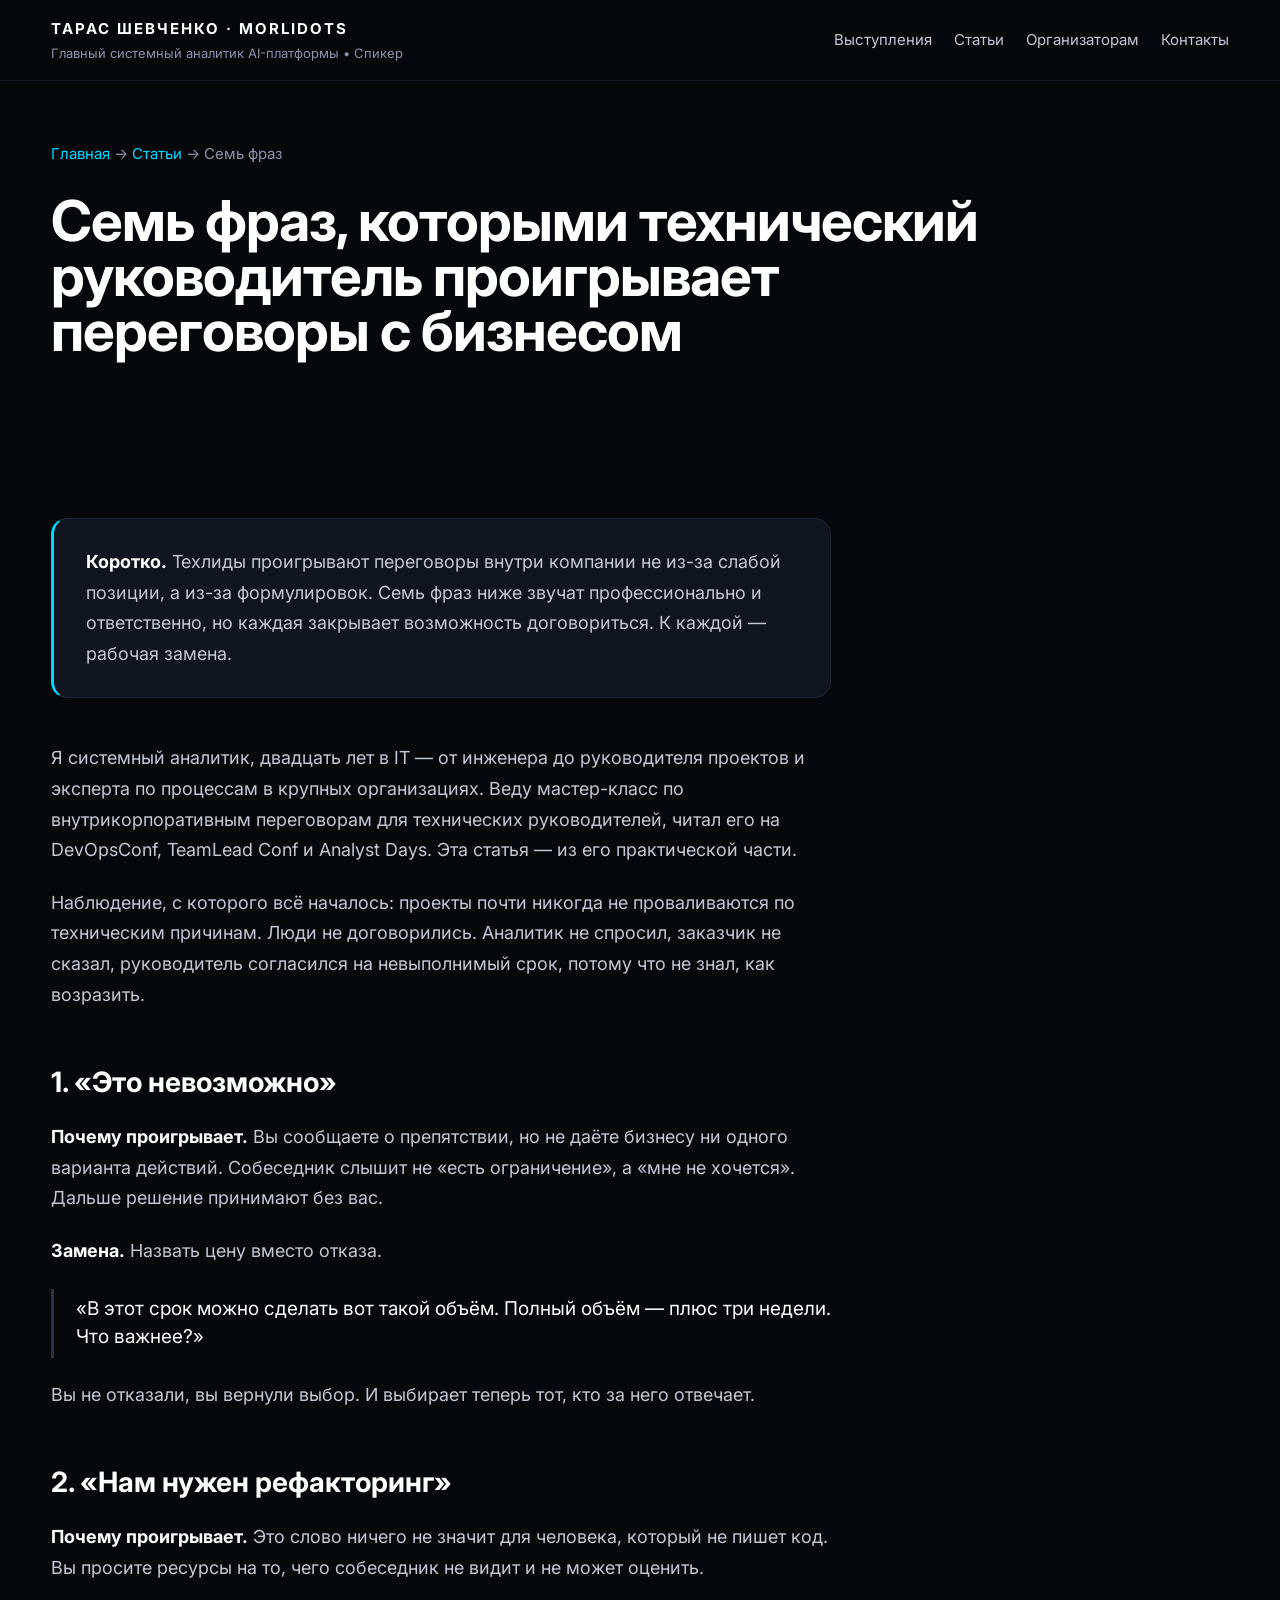
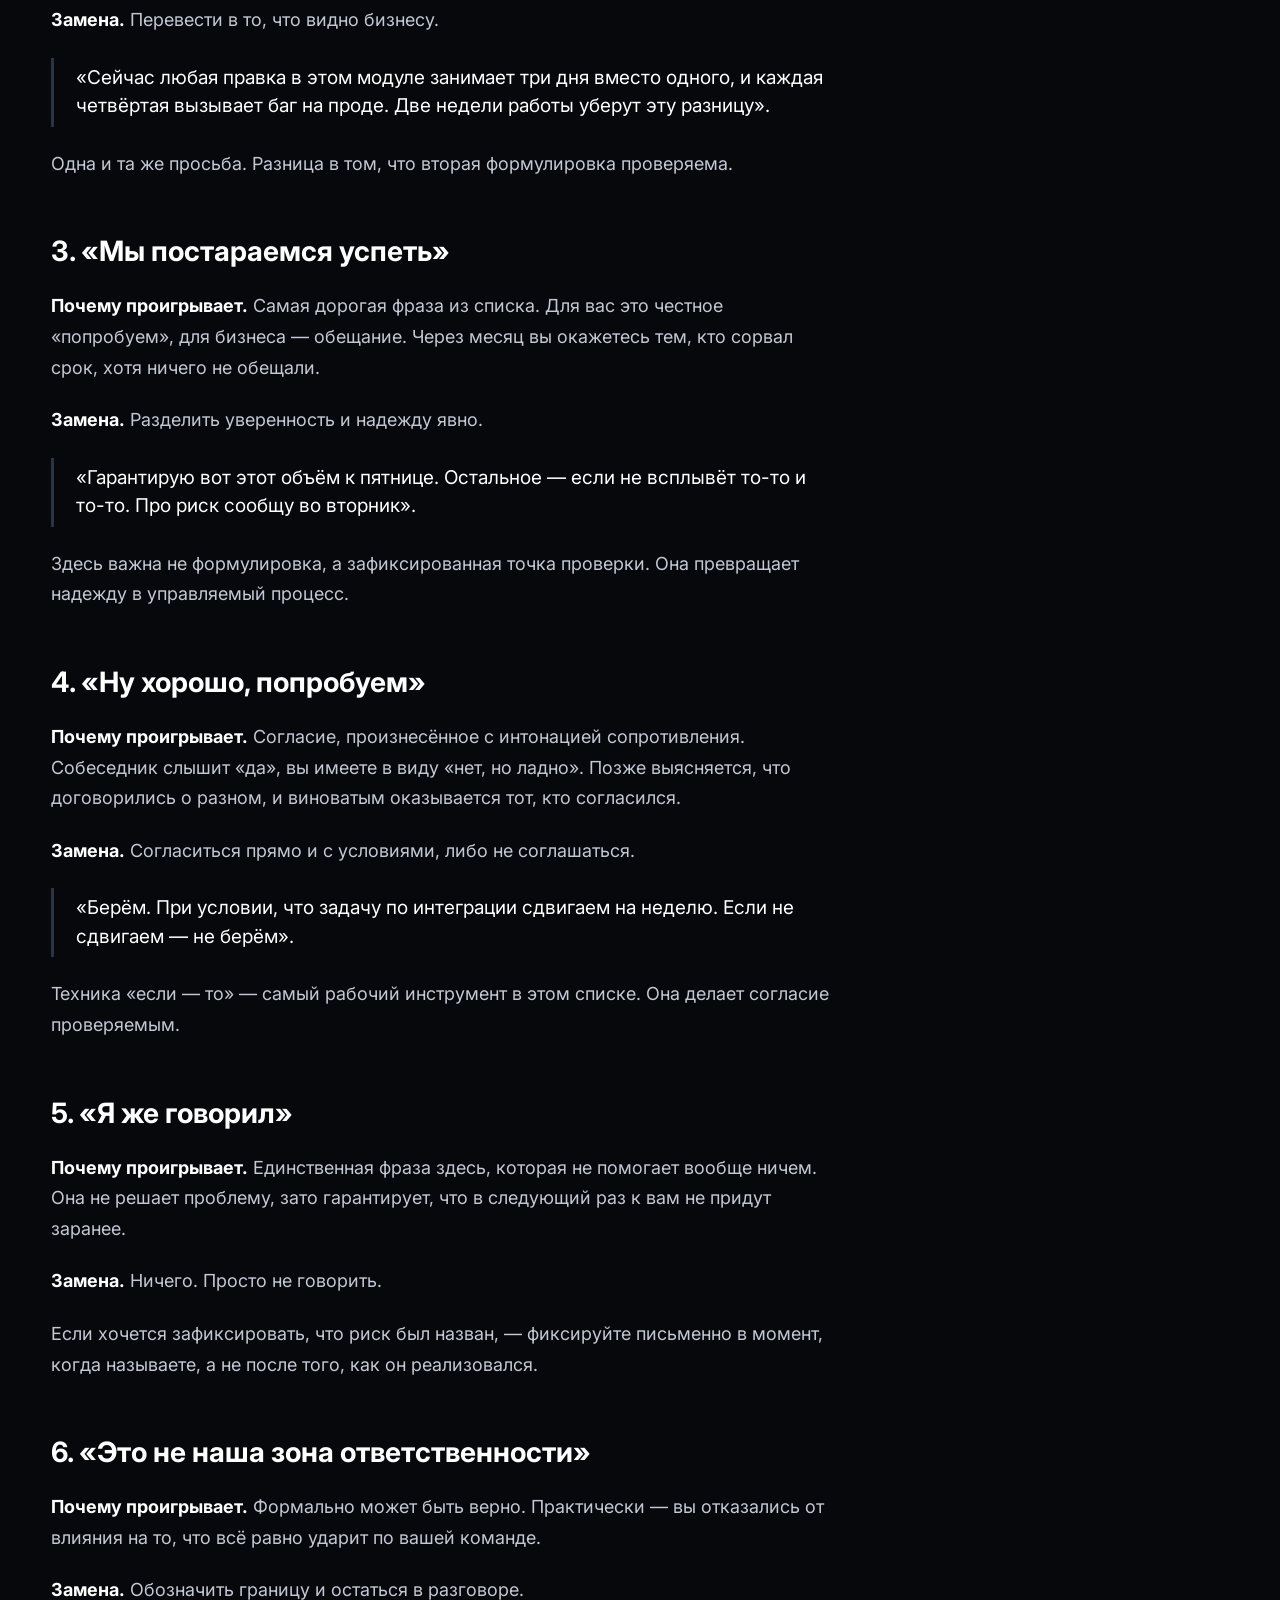
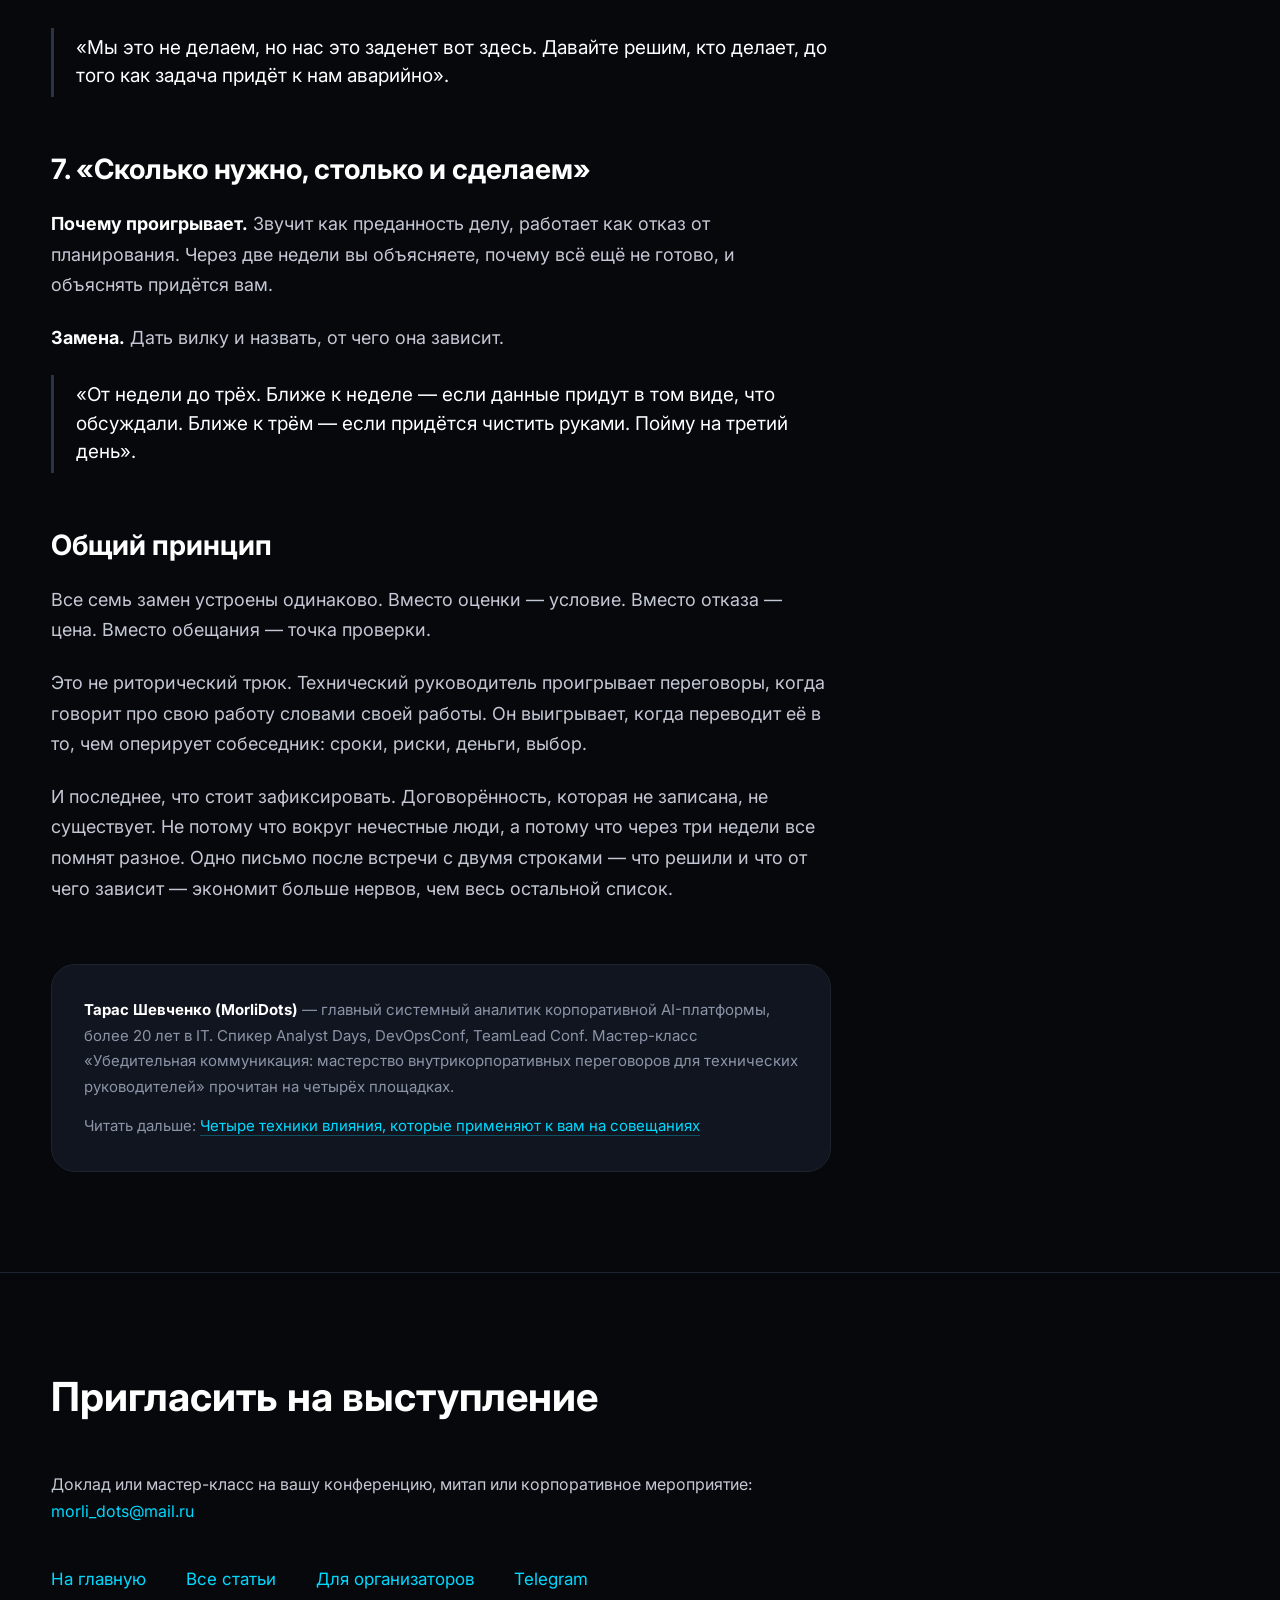
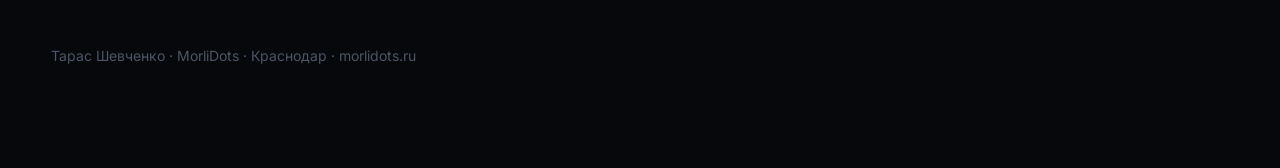
<file: articles/sem-fraz-peregovory.html>
<!DOCTYPE html>
<html lang="ru">
<head>
<meta charset="UTF-8">
<meta name="viewport" content="width=device-width,initial-scale=1">

<title>Семь фраз, которыми технический руководитель проигрывает переговоры с бизнесом</title>
<meta name="description" content="Техлиды проигрывают переговоры внутри компании не из-за слабой позиции, а из-за формулировок. Семь фраз, которые закрывают возможность договориться, и рабочая замена к каждой.">
<link rel="canonical" href="https://morlidots.ru/articles/sem-fraz-peregovory.html">

<meta property="og:type" content="article">
<meta property="og:title" content="Семь фраз, которыми технический руководитель проигрывает переговоры с бизнесом">
<meta property="og:description" content="Семь формулировок, которые звучат профессионально, но закрывают возможность договориться — и рабочая замена к каждой.">
<meta property="og:url" content="https://morlidots.ru/articles/sem-fraz-peregovory.html">
<meta property="og:locale" content="ru_RU">

<link rel="stylesheet" href="../style.css">
<link rel="preconnect" href="https://fonts.googleapis.com">
<link href="https://fonts.googleapis.com/css2?family=Inter:wght@300;400;500;600;700;800&display=swap" rel="stylesheet">

<script type="application/ld+json">
{
  "@context": "https://schema.org",
  "@type": "Article",
  "headline": "Семь фраз, которыми технический руководитель проигрывает переговоры с бизнесом",
  "description": "Семь формулировок, которые звучат профессионально, но закрывают возможность договориться, и рабочая замена к каждой.",
  "inLanguage": "ru",
  "datePublished": "2026-08-04",
  "author": {
    "@type": "Person",
    "@id": "https://morlidots.ru/#person",
    "name": "Тарас Шевченко"
  },
  "about": ["переговоры инженеров с бизнесом", "коммуникация технических руководителей", "защита сроков и объёма работ", "внутрикорпоративные переговоры"],
  "mainEntityOfPage": "https://morlidots.ru/articles/sem-fraz-peregovory.html"
}
</script>

<!-- ===== СТАНДАРТНЫЙ БЛОК: иконки и счётчики ===== -->
<link rel="icon" href="/favicon.svg" type="image/svg+xml">
<link rel="icon" href="/favicon.ico" sizes="32x32">
<link rel="apple-touch-icon" href="/favicon-180.png">

<!-- Google tag (gtag.js) -->
<script async src="https://www.googletagmanager.com/gtag/js?id=G-QC8YJLD4YS"></script>
<script>
  window.dataLayer = window.dataLayer || [];
  function gtag(){dataLayer.push(arguments);}
  gtag('js', new Date());
  gtag('config', 'G-QC8YJLD4YS');
</script>

<!-- Yandex.Metrika counter -->
<script type="text/javascript">
    (function(m,e,t,r,i,k,a){
        m[i]=m[i]||function(){(m[i].a=m[i].a||[]).push(arguments)};
        m[i].l=1*new Date();
        for (var j = 0; j < document.scripts.length; j++) {if (document.scripts[j].src === r) { return; }}
        k=e.createElement(t),a=e.getElementsByTagName(t)[0],k.async=1,k.src=r,a.parentNode.insertBefore(k,a)
    })(window, document,'script','https://mc.yandex.ru/metrika/tag.js?id=110468772', 'ym');
    ym(110468772, 'init', {ssr:true, webvisor:true, clickmap:true, ecommerce:"dataLayer", referrer: document.referrer, url: location.href, accurateTrackBounce:true, trackLinks:true});
</script>
<noscript><div><img src="https://mc.yandex.ru/watch/110468772" style="position:absolute; left:-9999px;" alt="" /></div></noscript>
<!-- ===== /СТАНДАРТНЫЙ БЛОК ===== -->
</head>
<body>

<header class="header">
  <div class="container nav">
    <div class="logo">
      <div class="name"><a href="../index.html">ТАРАС ШЕВЧЕНКО · MORLIDOTS</a></div>
      <div class="role">Главный системный аналитик AI-платформы • Спикер</div>
    </div>
    <nav>
      <a href="../index.html#history">Выступления</a>
      <a href="./index.html">Статьи</a>
      <a href="../index.html#organizers">Организаторам</a>
      <a href="../index.html#contacts">Контакты</a>
    </nav>
  </div>
</header>

<section class="talk-hero">
  <div class="container">
    <div class="breadcrumb"><a href="../index.html">Главная</a> → <a href="./index.html">Статьи</a> → Семь фраз</div>
    <h1>Семь фраз, которыми технический руководитель проигрывает переговоры с бизнесом</h1>
  </div>
</section>

<section class="section">
  <div class="container">
    <div class="article">

      <div class="lead">
        <p><strong>Коротко.</strong> Техлиды проигрывают переговоры внутри компании не из-за слабой позиции, а из-за формулировок. Семь фраз ниже звучат профессионально и ответственно, но каждая закрывает возможность договориться. К каждой — рабочая замена.</p>
      </div>

      <p>Я системный аналитик, двадцать лет в IT — от инженера до руководителя проектов и эксперта по процессам в крупных организациях. Веду мастер-класс по внутрикорпоративным переговорам для технических руководителей, читал его на DevOpsConf, TeamLead Conf и Analyst Days. Эта статья — из его практической части.</p>

      <p>Наблюдение, с которого всё началось: проекты почти никогда не проваливаются по техническим причинам. Люди не договорились. Аналитик не спросил, заказчик не сказал, руководитель согласился на невыполнимый срок, потому что не знал, как возразить.</p>

      <h2>1. «Это невозможно»</h2>

      <p><strong>Почему проигрывает.</strong> Вы сообщаете о препятствии, но не даёте бизнесу ни одного варианта действий. Собеседник слышит не «есть ограничение», а «мне не хочется». Дальше решение принимают без вас.</p>

      <p><strong>Замена.</strong> Назвать цену вместо отказа.</p>

      <div class="example">«В этот срок можно сделать вот такой объём. Полный объём — плюс три недели. Что важнее?»</div>

      <p>Вы не отказали, вы вернули выбор. И выбирает теперь тот, кто за него отвечает.</p>

      <h2>2. «Нам нужен рефакторинг»</h2>

      <p><strong>Почему проигрывает.</strong> Это слово ничего не значит для человека, который не пишет код. Вы просите ресурсы на то, чего собеседник не видит и не может оценить.</p>

      <p><strong>Замена.</strong> Перевести в то, что видно бизнесу.</p>

      <div class="example">«Сейчас любая правка в этом модуле занимает три дня вместо одного, и каждая четвёртая вызывает баг на проде. Две недели работы уберут эту разницу».</div>

      <p>Одна и та же просьба. Разница в том, что вторая формулировка проверяема.</p>

      <h2>3. «Мы постараемся успеть»</h2>

      <p><strong>Почему проигрывает.</strong> Самая дорогая фраза из списка. Для вас это честное «попробуем», для бизнеса — обещание. Через месяц вы окажетесь тем, кто сорвал срок, хотя ничего не обещали.</p>

      <p><strong>Замена.</strong> Разделить уверенность и надежду явно.</p>

      <div class="example">«Гарантирую вот этот объём к пятнице. Остальное — если не всплывёт то-то и то-то. Про риск сообщу во вторник».</div>

      <p>Здесь важна не формулировка, а зафиксированная точка проверки. Она превращает надежду в управляемый процесс.</p>

      <h2>4. «Ну хорошо, попробуем»</h2>

      <p><strong>Почему проигрывает.</strong> Согласие, произнесённое с интонацией сопротивления. Собеседник слышит «да», вы имеете в виду «нет, но ладно». Позже выясняется, что договорились о разном, и виноватым оказывается тот, кто согласился.</p>

      <p><strong>Замена.</strong> Согласиться прямо и с условиями, либо не соглашаться.</p>

      <div class="example">«Берём. При условии, что задачу по интеграции сдвигаем на неделю. Если не сдвигаем — не берём».</div>

      <p>Техника «если — то» — самый рабочий инструмент в этом списке. Она делает согласие проверяемым.</p>

      <h2>5. «Я же говорил»</h2>

      <p><strong>Почему проигрывает.</strong> Единственная фраза здесь, которая не помогает вообще ничем. Она не решает проблему, зато гарантирует, что в следующий раз к вам не придут заранее.</p>

      <p><strong>Замена.</strong> Ничего. Просто не говорить.</p>

      <p>Если хочется зафиксировать, что риск был назван, — фиксируйте письменно в момент, когда называете, а не после того, как он реализовался.</p>

      <h2>6. «Это не наша зона ответственности»</h2>

      <p><strong>Почему проигрывает.</strong> Формально может быть верно. Практически — вы отказались от влияния на то, что всё равно ударит по вашей команде.</p>

      <p><strong>Замена.</strong> Обозначить границу и остаться в разговоре.</p>

      <div class="example">«Мы это не делаем, но нас это заденет вот здесь. Давайте решим, кто делает, до того как задача придёт к нам аварийно».</div>

      <h2>7. «Сколько нужно, столько и сделаем»</h2>

      <p><strong>Почему проигрывает.</strong> Звучит как преданность делу, работает как отказ от планирования. Через две недели вы объясняете, почему всё ещё не готово, и объяснять придётся вам.</p>

      <p><strong>Замена.</strong> Дать вилку и назвать, от чего она зависит.</p>

      <div class="example">«От недели до трёх. Ближе к неделе — если данные придут в том виде, что обсуждали. Ближе к трём — если придётся чистить руками. Пойму на третий день».</div>

      <h2>Общий принцип</h2>

      <p>Все семь замен устроены одинаково. Вместо оценки — условие. Вместо отказа — цена. Вместо обещания — точка проверки.</p>

      <p>Это не риторический трюк. Технический руководитель проигрывает переговоры, когда говорит про свою работу словами своей работы. Он выигрывает, когда переводит её в то, чем оперирует собеседник: сроки, риски, деньги, выбор.</p>

      <p>И последнее, что стоит зафиксировать. Договорённость, которая не записана, не существует. Не потому что вокруг нечестные люди, а потому что через три недели все помнят разное. Одно письмо после встречи с двумя строками — что решили и что от чего зависит — экономит больше нервов, чем весь остальной список.</p>

      <div class="author-box">
        <p><strong>Тарас Шевченко (MorliDots)</strong> — главный системный аналитик корпоративной AI-платформы, более 20 лет в IT. Спикер Analyst Days, DevOpsConf, TeamLead Conf. Мастер-класс «Убедительная коммуникация: мастерство внутрикорпоративных переговоров для технических руководителей» прочитан на четырёх площадках.</p>
        <p style="margin-top:14px">Читать дальше: <a href="./tehniki-vliyaniya.html">Четыре техники влияния, которые применяют к вам на совещаниях</a></p>
      </div>

    </div>
  </div>
</section>

<footer>
  <div class="container">
    <h2>Пригласить на выступление</h2>
    <p>Доклад или мастер-класс на вашу конференцию, митап или корпоративное мероприятие: <a href="mailto:morli_dots@mail.ru">morli_dots@mail.ru</a></p>
    <div class="contacts-row">
      <a href="../index.html">На главную</a>
      <a href="./index.html">Все статьи</a>
      <a href="../index.html#organizers">Для организаторов</a>
      <a href="https://t.me/AnalystsMind" target="_blank" rel="noopener">Telegram</a>
    </div>
    <p class="footer-signature">Тарас Шевченко · MorliDots · Краснодар · morlidots.ru</p>
  </div>
</footer>

</body>
</html>
</file>
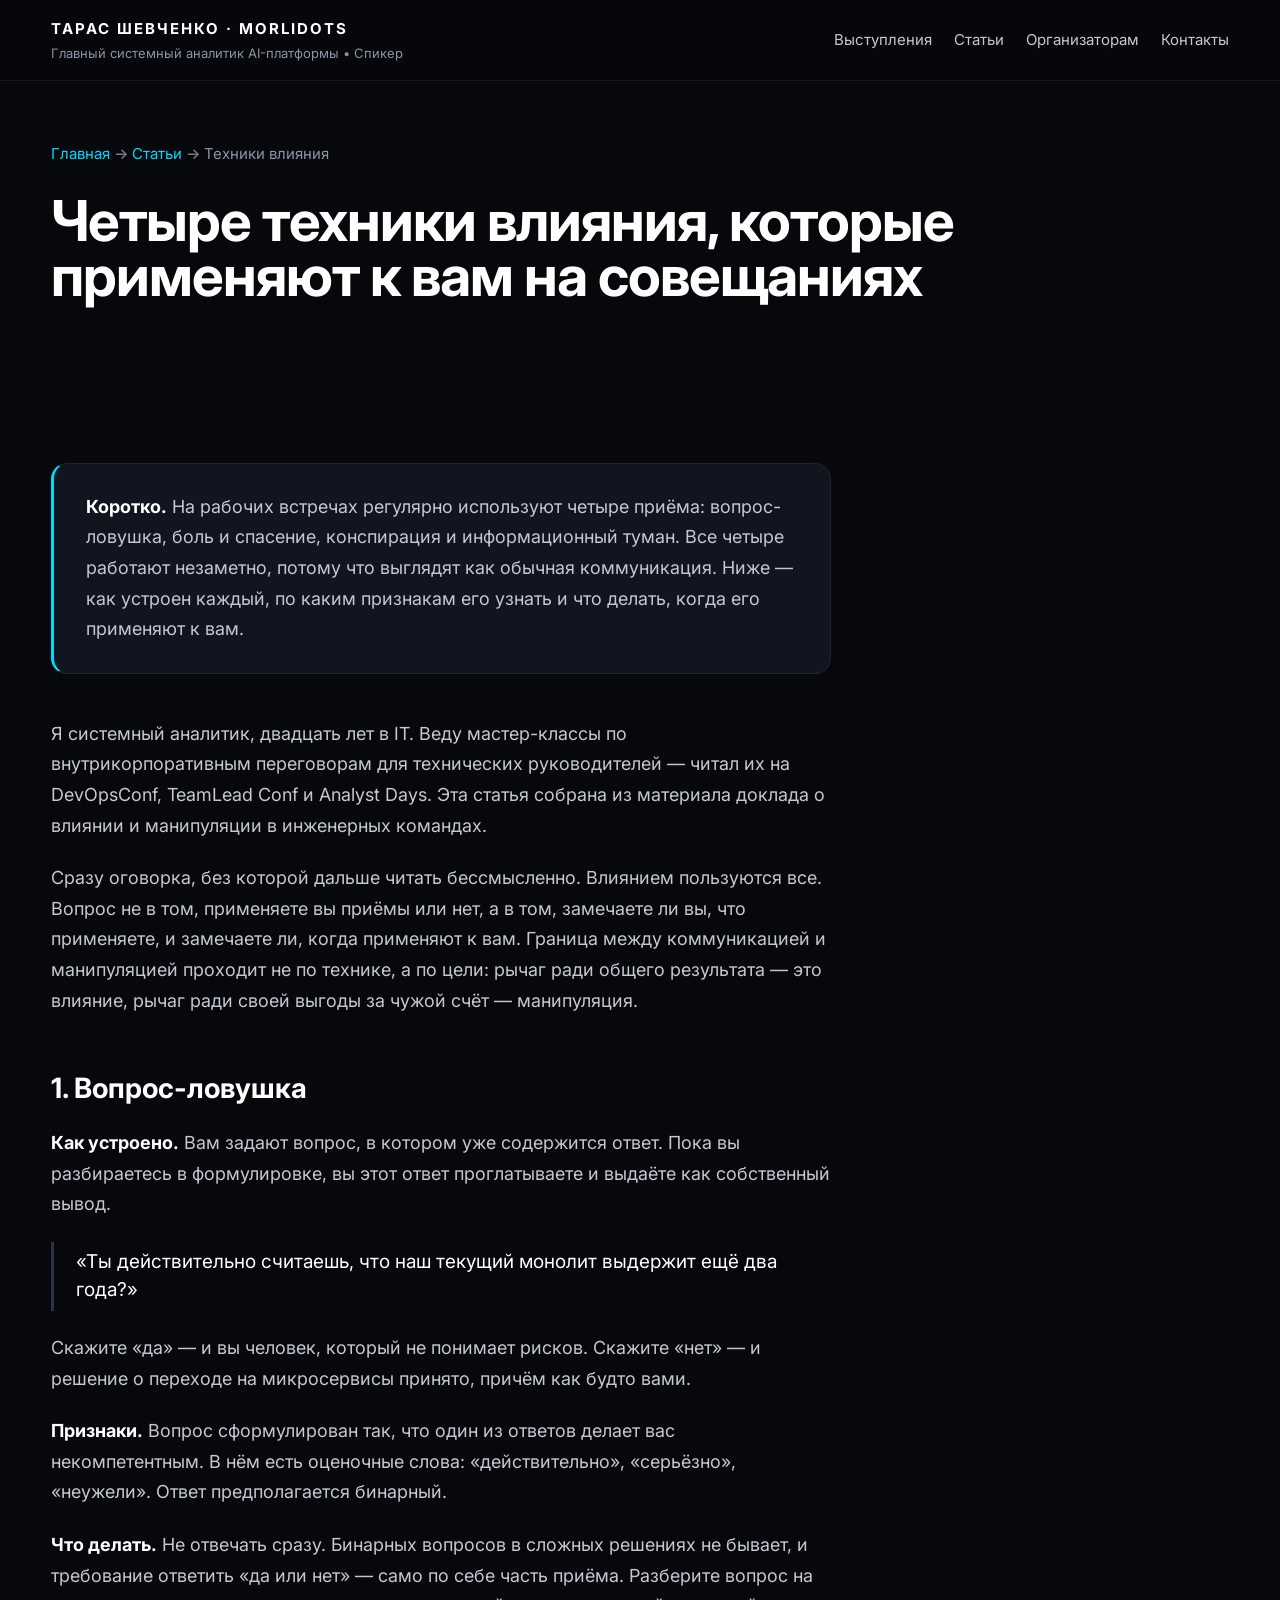
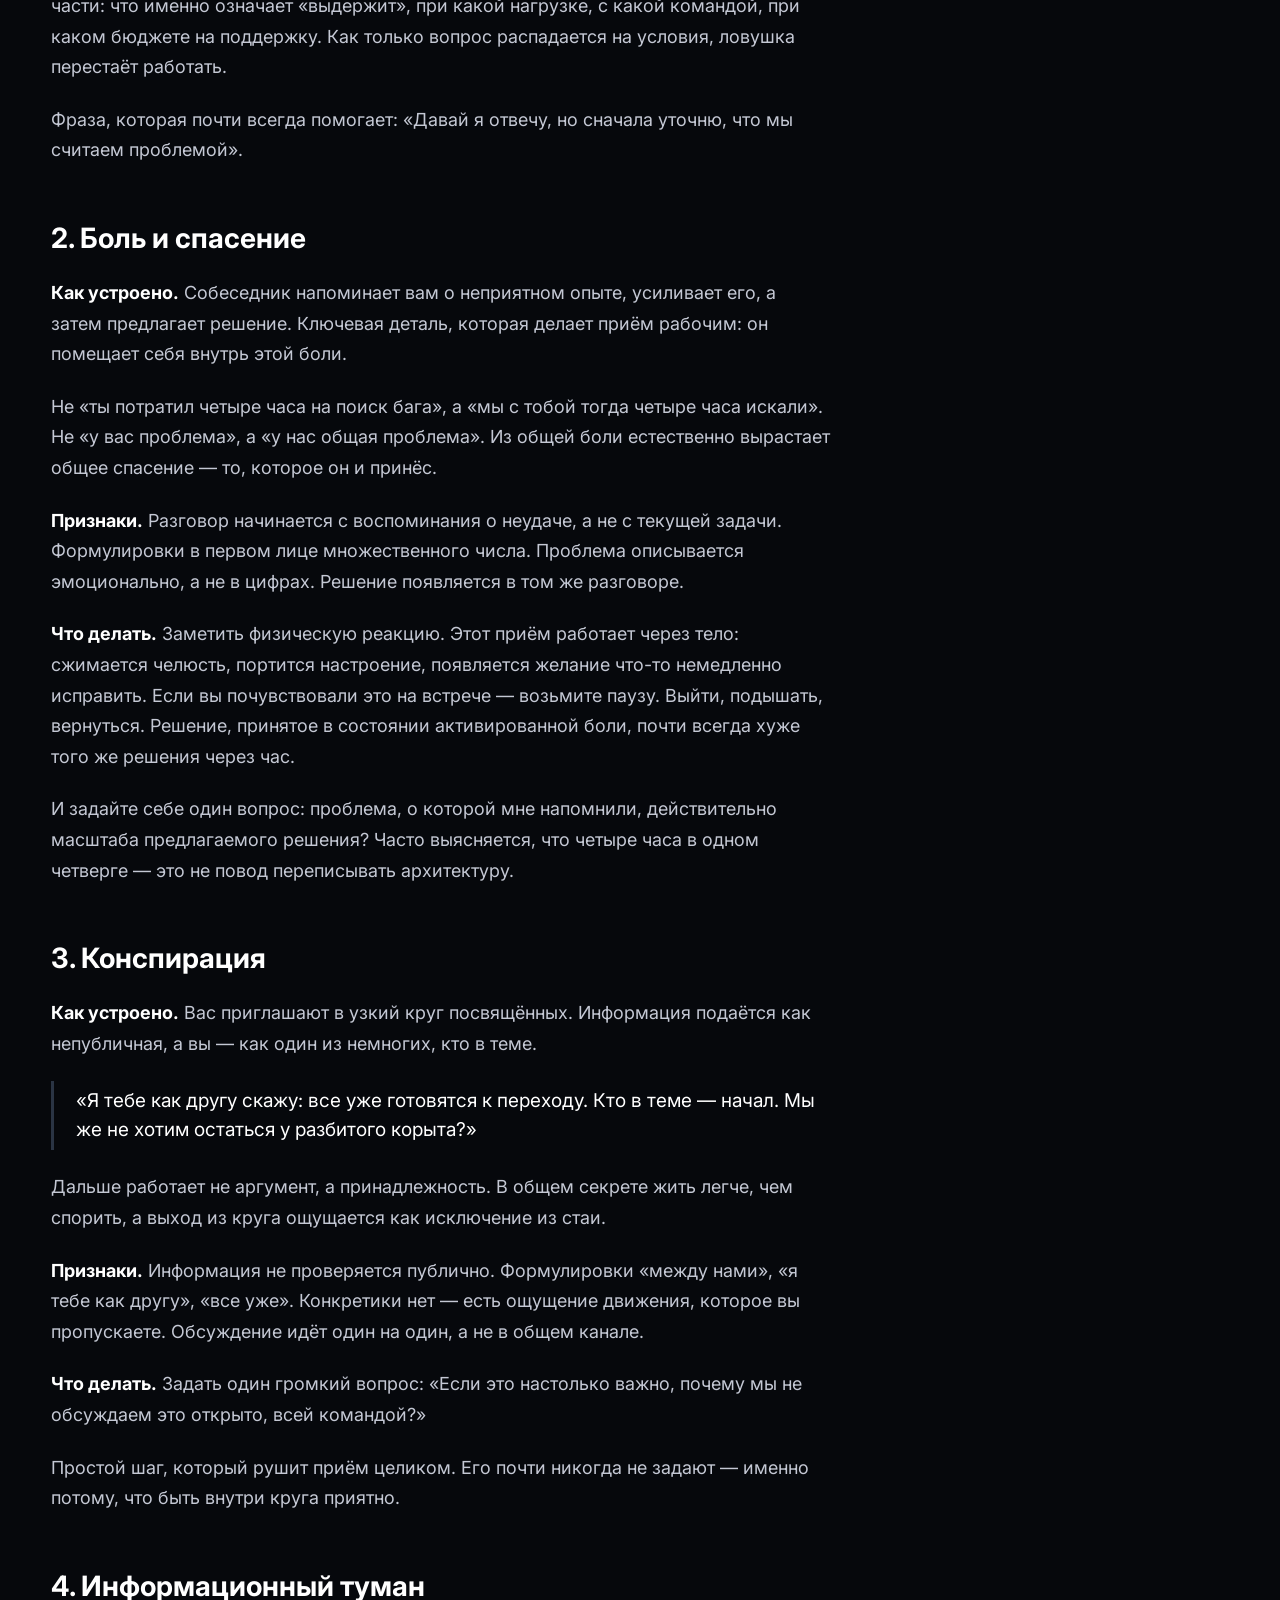
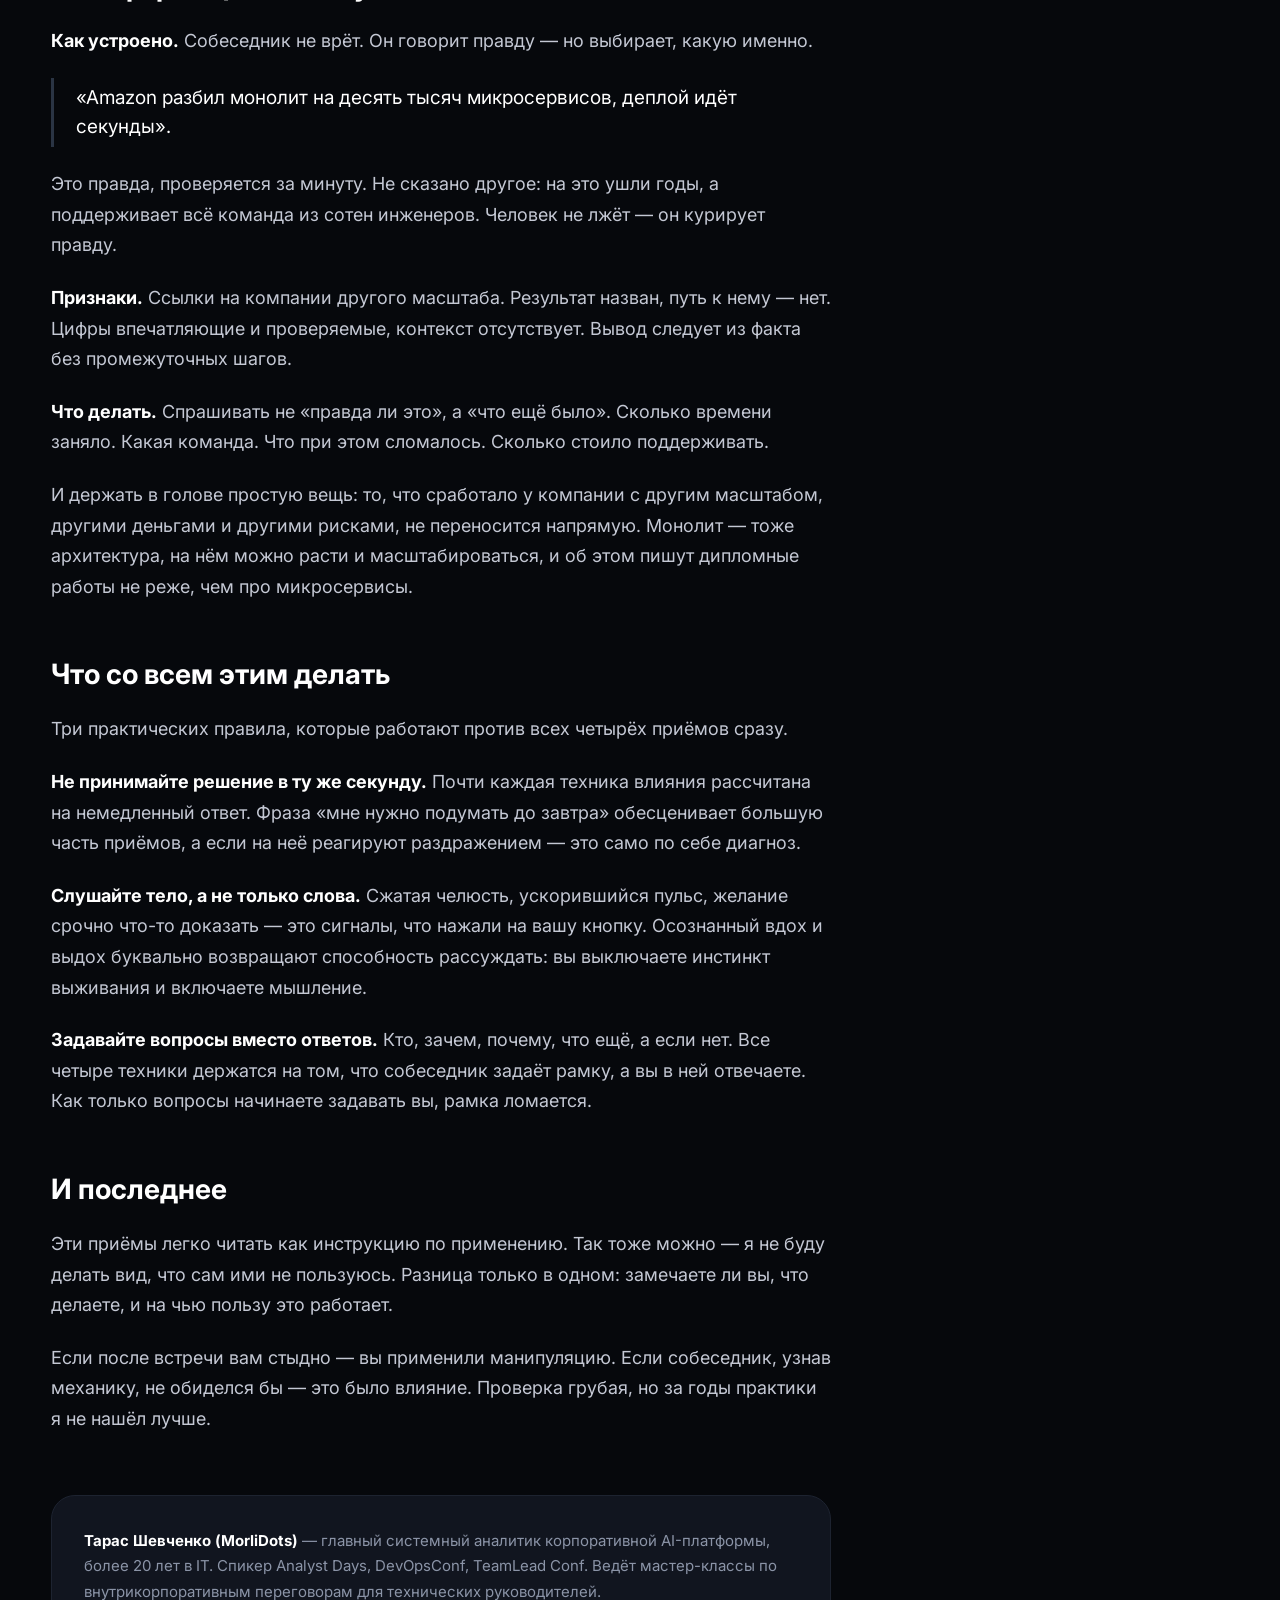
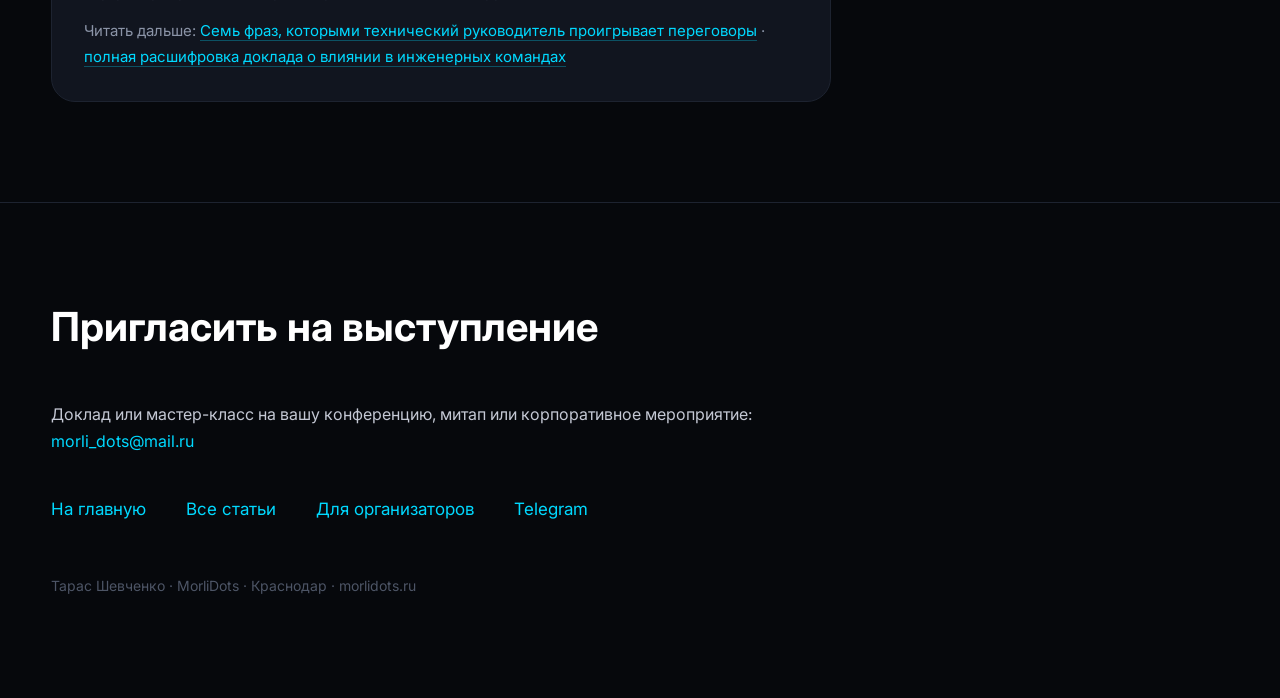
<file: articles/tehniki-vliyaniya.html>
<!DOCTYPE html>
<html lang="ru">
<head>
<meta charset="UTF-8">
<meta name="viewport" content="width=device-width,initial-scale=1">

<title>Четыре техники влияния, которые применяют к вам на совещаниях</title>
<meta name="description" content="Вопрос-ловушка, боль и спасение, конспирация и информационный туман — четыре приёма влияния, которые используют на рабочих встречах. Как устроен каждый, по каким признакам его узнать и что делать, когда его применяют к вам.">
<link rel="canonical" href="https://morlidots.ru/articles/tehniki-vliyaniya.html">

<meta property="og:type" content="article">
<meta property="og:title" content="Четыре техники влияния, которые применяют к вам на совещаниях">
<meta property="og:description" content="Вопрос-ловушка, боль и спасение, конспирация и информационный туман: как устроен каждый приём и что делать, когда его применяют к вам.">
<meta property="og:url" content="https://morlidots.ru/articles/tehniki-vliyaniya.html">
<meta property="og:locale" content="ru_RU">

<link rel="stylesheet" href="../style.css">
<link rel="preconnect" href="https://fonts.googleapis.com">
<link href="https://fonts.googleapis.com/css2?family=Inter:wght@300;400;500;600;700;800&display=swap" rel="stylesheet">

<script type="application/ld+json">
{
  "@context": "https://schema.org",
  "@type": "Article",
  "headline": "Четыре техники влияния, которые применяют к вам на совещаниях",
  "description": "Вопрос-ловушка, боль и спасение, конспирация и информационный туман: как устроен каждый приём влияния, по каким признакам его узнать и что делать, когда его применяют к вам.",
  "inLanguage": "ru",
  "datePublished": "2026-08-03",
  "author": {
    "@type": "Person",
    "@id": "https://morlidots.ru/#person",
    "name": "Тарас Шевченко"
  },
  "about": ["влияние в рабочих коммуникациях", "манипуляции на совещаниях", "переговоры в IT", "защита от манипуляций"],
  "mainEntityOfPage": "https://morlidots.ru/articles/tehniki-vliyaniya.html"
}
</script>

<!-- ===== СТАНДАРТНЫЙ БЛОК: иконки и счётчики ===== -->
<link rel="icon" href="/favicon.svg" type="image/svg+xml">
<link rel="icon" href="/favicon.ico" sizes="32x32">
<link rel="apple-touch-icon" href="/favicon-180.png">

<!-- Google tag (gtag.js) -->
<script async src="https://www.googletagmanager.com/gtag/js?id=G-QC8YJLD4YS"></script>
<script>
  window.dataLayer = window.dataLayer || [];
  function gtag(){dataLayer.push(arguments);}
  gtag('js', new Date());
  gtag('config', 'G-QC8YJLD4YS');
</script>

<!-- Yandex.Metrika counter -->
<script type="text/javascript">
    (function(m,e,t,r,i,k,a){
        m[i]=m[i]||function(){(m[i].a=m[i].a||[]).push(arguments)};
        m[i].l=1*new Date();
        for (var j = 0; j < document.scripts.length; j++) {if (document.scripts[j].src === r) { return; }}
        k=e.createElement(t),a=e.getElementsByTagName(t)[0],k.async=1,k.src=r,a.parentNode.insertBefore(k,a)
    })(window, document,'script','https://mc.yandex.ru/metrika/tag.js?id=110468772', 'ym');
    ym(110468772, 'init', {ssr:true, webvisor:true, clickmap:true, ecommerce:"dataLayer", referrer: document.referrer, url: location.href, accurateTrackBounce:true, trackLinks:true});
</script>
<noscript><div><img src="https://mc.yandex.ru/watch/110468772" style="position:absolute; left:-9999px;" alt="" /></div></noscript>
<!-- ===== /СТАНДАРТНЫЙ БЛОК ===== -->
</head>
<body>

<header class="header">
  <div class="container nav">
    <div class="logo">
      <div class="name"><a href="../index.html">ТАРАС ШЕВЧЕНКО · MORLIDOTS</a></div>
      <div class="role">Главный системный аналитик AI-платформы • Спикер</div>
    </div>
    <nav>
      <a href="../index.html#history">Выступления</a>
      <a href="./index.html">Статьи</a>
      <a href="../index.html#organizers">Организаторам</a>
      <a href="../index.html#contacts">Контакты</a>
    </nav>
  </div>
</header>

<section class="talk-hero">
  <div class="container">
    <div class="breadcrumb"><a href="../index.html">Главная</a> → <a href="./index.html">Статьи</a> → Техники влияния</div>
    <h1>Четыре техники влияния, которые применяют к вам на совещаниях</h1>
  </div>
</section>

<section class="section">
  <div class="container">
    <div class="article">

      <div class="lead">
        <p><strong>Коротко.</strong> На рабочих встречах регулярно используют четыре приёма: вопрос-ловушка, боль и спасение, конспирация и информационный туман. Все четыре работают незаметно, потому что выглядят как обычная коммуникация. Ниже — как устроен каждый, по каким признакам его узнать и что делать, когда его применяют к вам.</p>
      </div>

      <p>Я системный аналитик, двадцать лет в IT. Веду мастер-классы по внутрикорпоративным переговорам для технических руководителей — читал их на DevOpsConf, TeamLead Conf и Analyst Days. Эта статья собрана из материала доклада о влиянии и манипуляции в инженерных командах.</p>

      <p>Сразу оговорка, без которой дальше читать бессмысленно. Влиянием пользуются все. Вопрос не в том, применяете вы приёмы или нет, а в том, замечаете ли вы, что применяете, и замечаете ли, когда применяют к вам. Граница между коммуникацией и манипуляцией проходит не по технике, а по цели: рычаг ради общего результата — это влияние, рычаг ради своей выгоды за чужой счёт — манипуляция.</p>

      <h2>1. Вопрос-ловушка</h2>

      <p><strong>Как устроено.</strong> Вам задают вопрос, в котором уже содержится ответ. Пока вы разбираетесь в формулировке, вы этот ответ проглатываете и выдаёте как собственный вывод.</p>

      <div class="example">«Ты действительно считаешь, что наш текущий монолит выдержит ещё два года?»</div>

      <p>Скажите «да» — и вы человек, который не понимает рисков. Скажите «нет» — и решение о переходе на микросервисы принято, причём как будто вами.</p>

      <p><strong>Признаки.</strong> Вопрос сформулирован так, что один из ответов делает вас некомпетентным. В нём есть оценочные слова: «действительно», «серьёзно», «неужели». Ответ предполагается бинарный.</p>

      <p><strong>Что делать.</strong> Не отвечать сразу. Бинарных вопросов в сложных решениях не бывает, и требование ответить «да или нет» — само по себе часть приёма. Разберите вопрос на части: что именно означает «выдержит», при какой нагрузке, с какой командой, при каком бюджете на поддержку. Как только вопрос распадается на условия, ловушка перестаёт работать.</p>

      <p>Фраза, которая почти всегда помогает: «Давай я отвечу, но сначала уточню, что мы считаем проблемой».</p>

      <h2>2. Боль и спасение</h2>

      <p><strong>Как устроено.</strong> Собеседник напоминает вам о неприятном опыте, усиливает его, а затем предлагает решение. Ключевая деталь, которая делает приём рабочим: он помещает себя внутрь этой боли.</p>

      <p>Не «ты потратил четыре часа на поиск бага», а «мы с тобой тогда четыре часа искали». Не «у вас проблема», а «у нас общая проблема». Из общей боли естественно вырастает общее спасение — то, которое он и принёс.</p>

      <p><strong>Признаки.</strong> Разговор начинается с воспоминания о неудаче, а не с текущей задачи. Формулировки в первом лице множественного числа. Проблема описывается эмоционально, а не в цифрах. Решение появляется в том же разговоре.</p>

      <p><strong>Что делать.</strong> Заметить физическую реакцию. Этот приём работает через тело: сжимается челюсть, портится настроение, появляется желание что-то немедленно исправить. Если вы почувствовали это на встрече — возьмите паузу. Выйти, подышать, вернуться. Решение, принятое в состоянии активированной боли, почти всегда хуже того же решения через час.</p>

      <p>И задайте себе один вопрос: проблема, о которой мне напомнили, действительно масштаба предлагаемого решения? Часто выясняется, что четыре часа в одном четверге — это не повод переписывать архитектуру.</p>

      <h2>3. Конспирация</h2>

      <p><strong>Как устроено.</strong> Вас приглашают в узкий круг посвящённых. Информация подаётся как непубличная, а вы — как один из немногих, кто в теме.</p>

      <div class="example">«Я тебе как другу скажу: все уже готовятся к переходу. Кто в теме — начал. Мы же не хотим остаться у разбитого корыта?»</div>

      <p>Дальше работает не аргумент, а принадлежность. В общем секрете жить легче, чем спорить, а выход из круга ощущается как исключение из стаи.</p>

      <p><strong>Признаки.</strong> Информация не проверяется публично. Формулировки «между нами», «я тебе как другу», «все уже». Конкретики нет — есть ощущение движения, которое вы пропускаете. Обсуждение идёт один на один, а не в общем канале.</p>

      <p><strong>Что делать.</strong> Задать один громкий вопрос: «Если это настолько важно, почему мы не обсуждаем это открыто, всей командой?»</p>

      <p>Простой шаг, который рушит приём целиком. Его почти никогда не задают — именно потому, что быть внутри круга приятно.</p>

      <h2>4. Информационный туман</h2>

      <p><strong>Как устроено.</strong> Собеседник не врёт. Он говорит правду — но выбирает, какую именно.</p>

      <div class="example">«Amazon разбил монолит на десять тысяч микросервисов, деплой идёт секунды».</div>

      <p>Это правда, проверяется за минуту. Не сказано другое: на это ушли годы, а поддерживает всё команда из сотен инженеров. Человек не лжёт — он курирует правду.</p>

      <p><strong>Признаки.</strong> Ссылки на компании другого масштаба. Результат назван, путь к нему — нет. Цифры впечатляющие и проверяемые, контекст отсутствует. Вывод следует из факта без промежуточных шагов.</p>

      <p><strong>Что делать.</strong> Спрашивать не «правда ли это», а «что ещё было». Сколько времени заняло. Какая команда. Что при этом сломалось. Сколько стоило поддерживать.</p>

      <p>И держать в голове простую вещь: то, что сработало у компании с другим масштабом, другими деньгами и другими рисками, не переносится напрямую. Монолит — тоже архитектура, на нём можно расти и масштабироваться, и об этом пишут дипломные работы не реже, чем про микросервисы.</p>

      <h2>Что со всем этим делать</h2>

      <p>Три практических правила, которые работают против всех четырёх приёмов сразу.</p>

      <p><strong>Не принимайте решение в ту же секунду.</strong> Почти каждая техника влияния рассчитана на немедленный ответ. Фраза «мне нужно подумать до завтра» обесценивает большую часть приёмов, а если на неё реагируют раздражением — это само по себе диагноз.</p>

      <p><strong>Слушайте тело, а не только слова.</strong> Сжатая челюсть, ускорившийся пульс, желание срочно что-то доказать — это сигналы, что нажали на вашу кнопку. Осознанный вдох и выдох буквально возвращают способность рассуждать: вы выключаете инстинкт выживания и включаете мышление.</p>

      <p><strong>Задавайте вопросы вместо ответов.</strong> Кто, зачем, почему, что ещё, а если нет. Все четыре техники держатся на том, что собеседник задаёт рамку, а вы в ней отвечаете. Как только вопросы начинаете задавать вы, рамка ломается.</p>

      <h2>И последнее</h2>

      <p>Эти приёмы легко читать как инструкцию по применению. Так тоже можно — я не буду делать вид, что сам ими не пользуюсь. Разница только в одном: замечаете ли вы, что делаете, и на чью пользу это работает.</p>

      <p>Если после встречи вам стыдно — вы применили манипуляцию. Если собеседник, узнав механику, не обиделся бы — это было влияние. Проверка грубая, но за годы практики я не нашёл лучше.</p>

      <div class="author-box">
        <p><strong>Тарас Шевченко (MorliDots)</strong> — главный системный аналитик корпоративной AI-платформы, более 20 лет в IT. Спикер Analyst Days, DevOpsConf, TeamLead Conf. Ведёт мастер-классы по внутрикорпоративным переговорам для технических руководителей.</p>
        <p style="margin-top:14px">Читать дальше: <a href="./sem-fraz-peregovory.html">Семь фраз, которыми технический руководитель проигрывает переговоры</a> · <a href="../talk-provoke.html">полная расшифровка доклада о влиянии в инженерных командах</a></p>

      </div>

    </div>
  </div>
</section>

<footer>
  <div class="container">
    <h2>Пригласить на выступление</h2>
    <p>Доклад или мастер-класс на вашу конференцию, митап или корпоративное мероприятие: <a href="mailto:morli_dots@mail.ru">morli_dots@mail.ru</a></p>
    <div class="contacts-row">
      <a href="../index.html">На главную</a>
      <a href="./index.html">Все статьи</a>
      <a href="../index.html#organizers">Для организаторов</a>
      <a href="https://t.me/AnalystsMind" target="_blank" rel="noopener">Telegram</a>
    </div>
    <p class="footer-signature">Тарас Шевченко · MorliDots · Краснодар · morlidots.ru</p>
  </div>
</footer>

</body>
</html>
</file>
<file: style.css>
/* ==========================================================
   morlidots.ru
   Токены: фон #06080c · панели #11151f · границы #1d2330
           текст #c4c8d4 · приглушённый #8b94a7 · акцент #00d9ff
   ========================================================== */

*,
*::before,
*::after {
    margin: 0;
    padding: 0;
    box-sizing: border-box;
}

html {
    scroll-behavior: smooth;
}

body {
    background: #06080c;
    color: #ffffff;
    font-family: "Inter", sans-serif;
    line-height: 1.7;
    -webkit-font-smoothing: antialiased;
    text-rendering: optimizeLegibility;
}

img {
    display: block;
    max-width: 100%;
}

a {
    text-decoration: none;
    color: inherit;
}

a,
button,
.card,
.badges img,
.stat,
.btn {
    transition: all .25s ease;
}

.container {
    width: min(1400px, 92%);
    margin: 0 auto;
}


/* ==========================================================
   ШАПКА И НАВИГАЦИЯ
   ========================================================== */

.header {
    position: sticky;
    top: 0;
    z-index: 1000;
    background: rgba(6, 8, 12, .85);
    backdrop-filter: blur(20px);
    border-bottom: 1px solid #151922;
}

.nav {
    min-height: 80px;
    display: flex;
    justify-content: space-between;
    align-items: center;
    gap: 40px;
    padding: 12px 0;
}

.logo .name {
    font-size: 15px;
    font-weight: 700;
    letter-spacing: 2px;
    white-space: nowrap;
}

.logo .role {
    font-size: 13px;
    color: #8b94a7;
}

nav {
    display: flex;
    gap: 34px;
    flex-wrap: wrap;
    justify-content: flex-end;
}

nav a {
    color: #c4c8d4;
    white-space: nowrap;
}

nav a:hover {
    color: #00d9ff;
}


/* ==========================================================
   ПЕРВЫЙ ЭКРАН
   ========================================================== */

.hero {
    padding: 70px 0 90px;
}

/* Имя вынесено из сетки — тянется на всю ширину контейнера */
.hero-head {
    margin-bottom: 60px;
}

.hero-grid {
    display: grid;
    grid-template-columns:
        minmax(280px, 340px)
        minmax(400px, 1fr)
        minmax(180px, 220px);
    gap: 50px;
    align-items: center;
}

.hero-photo {
    display: flex;
    justify-content: center;
    align-items: center;
}

.hero-photo img {
    width: 100%;
    max-width: 340px;
    aspect-ratio: 1;
    object-fit: cover;
    border-radius: 32px;
    box-shadow: 0 40px 80px rgba(0,0,0,.45);
}

.label {
    color: #00d9ff;
    font-size: 13px;
    font-weight: 700;
    letter-spacing: 3px;
    margin-bottom: 24px;
    white-space: nowrap;
}

.label .dot {
    display: inline-block;
    margin: 0 4px;
    color: #2a3444;
    transform: translateY(-1px);
}

h1 {
    font-size: clamp(40px, 7.6vw, 112px);
    line-height: .98;
    margin-bottom: 18px;
    letter-spacing: -2px;
    text-wrap: balance;
}

/* Ник тем же кеглем, но приглушённый */
h1 .handle {
    color: #3a4354;
    font-weight: 500;
}

.tagline {
    font-size: clamp(20px, 2.6vw, 34px);
    line-height: 1.25;
    color: #00d9ff;
    font-weight: 600;
    max-width: 900px;
}

.hero-content {
    max-width: 100%;
}

.hero p {
    font-size: clamp(17px, 1.5vw, 19px);
    color: #c4c8d4;
    max-width: 100%;
}

/* Факты чипами — держат низ блока */
.hero-facts {
    list-style: none;
    display: flex;
    flex-wrap: wrap;
    gap: 10px;
    margin-top: 26px;
}

.hero-facts li {
    padding: 8px 16px;
    border: 1px solid #1d2330;
    border-radius: 999px;
    color: #8b94a7;
    font-size: 14px;
    font-weight: 500;
    white-space: nowrap;
}


/* ==========================================================
   КНОПКИ
   ========================================================== */

.buttons {
    display: flex;
    flex-wrap: wrap;
    gap: 20px;
    margin-top: 40px;
}

.btn {
    padding: 18px 30px;
    border-radius: 16px;
    font-weight: 600;
}

.btn:hover {
    transform: translateY(-3px);
}

.btn-primary {
    background: linear-gradient(90deg, #00d9ff, #42bfff);
    color: #000;
}

.btn-primary:hover {
    box-shadow: 0 15px 35px rgba(0,217,255,.25);
}

.btn-secondary {
    border: 1px solid #293040;
    color: #fff;
}

.btn-secondary:hover {
    border-color: #00d9ff;
}


/* ==========================================================
   СЧЁТЧИКИ
   ========================================================== */

.stats {
    display: flex;
    flex-direction: column;
    gap: 24px;
}

.stat {
    background: #11151f;
    border: 1px solid #1d2330;
    border-radius: 24px;
    padding: 28px;
    min-width: 180px;
}

.stat:hover {
    border-color: #00d9ff;
}

.number {
    font-size: 42px;
    font-weight: 800;
    color: #00d9ff;
    line-height: 1.1;
}

.text {
    color: #8b94a7;
    font-size: 15px;
}


/* ==========================================================
   ПОЛОСА КОНФЕРЕНЦИЙ
   ========================================================== */

.events-strip {
    padding: 30px 0;
    border-top: 1px solid #1d2330;
    border-bottom: 1px solid #1d2330;
}

.events-track {
    display: flex;
    flex-wrap: wrap;
    justify-content: center;
    gap: 16px;
}

.events-track span {
    padding: 14px 24px;
    background: #11151f;
    border: 1px solid #1d2330;
    border-radius: 999px;
    color: #8b94a7;
    font-weight: 600;
}

.events-track span:hover {
    color: #00d9ff;
    border-color: #00d9ff;
}


/* ==========================================================
   СЕКЦИИ И ЗАГОЛОВКИ
   ========================================================== */

.section {
    padding: 100px 0;
}

.dark {
    background: #0d1117;
}

h2 {
    font-size: clamp(28px, 3.4vw, 40px);
    margin-bottom: 50px;
    line-height: 1.2;
}

h3 {
    margin-bottom: 14px;
}

.section-lead {
    color: #c4c8d4;
    max-width: 800px;
    margin-top: -25px;
    margin-bottom: 45px;
    font-size: 18px;
}


/* ==========================================================
   ХРОНОЛОГИЯ ВЫСТУПЛЕНИЙ
   ========================================================== */

.timeline {
    list-style: none;
    border-top: 1px solid #1d2330;
}

.timeline li {
    padding: 22px 0;
    border-bottom: 1px solid #1d2330;
    display: grid;
    grid-template-columns: minmax(240px, 320px) 1fr;
    gap: 30px;
}

.timeline .when {
    font-weight: 600;
    color: #ffffff;
}

.timeline .what {
    color: #8b94a7;
}

.timeline .what a {
    color: #00d9ff;
}

.timeline .what a:hover {
    color: #7deeff;
}


/* ==========================================================
   КАРТОЧКИ ДОКЛАДОВ
   ========================================================== */

.cards {
    display: grid;
    grid-template-columns: repeat(auto-fit, minmax(360px, 1fr));
    gap: 32px;
}

.card {
    background: #11151f;
    border: 1px solid #1d2330;
    border-radius: 32px;
    overflow: hidden;
    display: flex;
    flex-direction: column;
    height: 100%;
}

.card:hover {
    transform: translateY(-8px);
    box-shadow:
        0 30px 60px rgba(0,0,0,.5),
        0 0 40px rgba(0,217,255,.15);
}

.card img {
    width: 100%;
    height: 260px;
    object-fit: contain;
    background: #0d1117;
    padding: 8px;
}

.card-content {
    padding: 30px;
    display: flex;
    flex-direction: column;
    flex-grow: 1;
}

.card-content h3 {
    font-size: 21px;
    line-height: 1.3;
    margin-bottom: 12px;
}

/* ВАЖНО: не возвращать сюда flex:1 и min-height —
   они растягивают каждый абзац и ломают сетку при нескольких абзацах */
.card-content p {
    color: #c4c8d4;
    margin-bottom: 14px;
}

.card-content p:last-child {
    margin-bottom: 0;
}

/* Распорка отдельным элементом, а не абзацем */
.card-spacer {
    flex: 1;
    min-height: 10px;
}

.talk-meta {
    color: #8b94a7;
    font-size: 14px;
    line-height: 1.6;
    margin-bottom: 16px;
}

.talk-meta strong {
    color: #c4c8d4;
}

.talk-meta a {
    color: #00d9ff;
    border-bottom: 1px solid rgba(0,217,255,.3);
}

.talk-meta a:hover {
    color: #7deeff;
}

.talk-link {
    display: inline-flex;
    align-items: center;
    gap: 8px;
    margin-top: 24px;
    padding-top: 20px;
    border-top: 1px solid #1d2330;
    color: #00d9ff;
    font-weight: 600;
    font-size: 15px;
}

.talk-link:hover {
    color: #7deeff;
    transform: translateX(4px);
}


/* ==========================================================
   ТЕЗИСЫ — длинные тексты вне сетки карточек
   ========================================================== */

.thesis {
    background: #11151f;
    border: 1px solid #1d2330;
    border-radius: 32px;
    padding: 48px;
    margin-bottom: 28px;
}

.thesis:last-child {
    margin-bottom: 0;
}

.thesis h3 {
    font-size: 24px;
    line-height: 1.3;
    margin-bottom: 10px;
}

.thesis p {
    color: #c4c8d4;
    margin-bottom: 18px;
    max-width: 900px;
}

.thesis p:last-child {
    margin-bottom: 0;
}


/* ==========================================================
   ЦИТАТА
   ========================================================== */

.quote {
    border-left: 3px solid #00d9ff;
    padding: 4px 0 4px 24px;
    margin: 28px 0 0;
    color: #c4c8d4;
    font-size: 19px;
    max-width: 900px;
}

.quote cite {
    display: block;
    margin-top: 14px;
    font-style: normal;
    font-size: 14px;
    color: #8b94a7;
}


/* ==========================================================
   БЛОК ДЛЯ ОРГАНИЗАТОРОВ
   ========================================================== */

.organizers-grid {
    background: #11151f;
    border: 1px solid #1d2330;
    border-radius: 32px;
    padding: 48px;
    display: grid;
    grid-template-columns: repeat(auto-fit, minmax(300px, 1fr));
    gap: 36px 50px;
}

.organizers-grid dt {
    font-weight: 700;
    color: #00d9ff;
    font-size: 14px;
    letter-spacing: 1.5px;
    text-transform: uppercase;
    margin-bottom: 8px;
}

.organizers-grid dd {
    color: #c4c8d4;
}

.organizers-grid dd a {
    color: #00d9ff;
}

.organizers-grid .item {
    min-width: 0;
}


/* ==========================================================
   СПИСОК ПУБЛИКАЦИЙ
   ========================================================== */

.plain-list {
    list-style: none;
    max-width: 900px;
}

.plain-list li {
    padding: 16px 0;
    border-bottom: 1px solid #1d2330;
    color: #8b94a7;
}

.plain-list li:first-child {
    border-top: 1px solid #1d2330;
}

.plain-list a {
    color: #00d9ff;
    font-weight: 600;
}

.plain-list a:hover {
    color: #7deeff;
}


/* ==========================================================
   БЛОК «ОБО МНЕ»
   ========================================================== */

.about-grid {
    display: grid;
    grid-template-columns: 1.4fr 1fr;
    gap: 40px;
    align-items: start;
}

.about-card {
    background: #11151f;
    border: 1px solid #1d2330;
    border-radius: 32px;
    padding: 48px;
}

.about-card p {
    color: #c4c8d4;
    margin-bottom: 20px;
}

.about-card p:last-child {
    margin-bottom: 0;
}

.topics {
    list-style: none;
}

.topics li {
    color: #c4c8d4;
    margin-bottom: 20px;
    padding-left: 22px;
    position: relative;
}

.topics li:last-child {
    margin-bottom: 0;
}

.topics li::before {
    content: "";
    position: absolute;
    left: 0;
    top: 12px;
    width: 7px;
    height: 7px;
    border-radius: 50%;
    background: #00d9ff;
}


/* ==========================================================
   БЕЙДЖИ
   ========================================================== */

.badges {
    display: grid;
    grid-template-columns: repeat(auto-fit, minmax(240px, 1fr));
    gap: 24px;
}

.badges figure {
    margin: 0;
}

.badges img {
    border-radius: 24px;
    width: 100%;
}

.badges img:hover {
    transform: scale(1.03);
}

.badges figcaption {
    margin-top: 14px;
    text-align: center;
    color: #8b94a7;
    font-size: 14px;
    line-height: 1.45;
}


/* ==========================================================
   СТРАНИЦА ДОКЛАДА И РАСШИФРОВКА
   ========================================================== */

.talk-hero {
    padding: 60px 0 40px;
}

.talk-hero h1 {
    font-size: clamp(30px, 4.4vw, 62px);
    letter-spacing: -1px;
    margin-bottom: 20px;
}

.breadcrumb {
    color: #8b94a7;
    font-size: 15px;
    margin-bottom: 26px;
}

.breadcrumb a {
    color: #00d9ff;
}

.talk-facts {
    display: flex;
    flex-wrap: wrap;
    gap: 10px;
    list-style: none;
    margin-top: 26px;
}

.talk-facts li {
    padding: 8px 16px;
    border: 1px solid #1d2330;
    border-radius: 999px;
    color: #8b94a7;
    font-size: 14px;
    white-space: nowrap;
}

.video-cta {
    display: inline-flex;
    align-items: center;
    gap: 10px;
    margin-top: 32px;
    padding: 18px 30px;
    border-radius: 16px;
    background: linear-gradient(90deg, #00d9ff, #42bfff);
    color: #000;
    font-weight: 600;
}

.video-cta:hover {
    transform: translateY(-3px);
    box-shadow: 0 15px 35px rgba(0,217,255,.25);
}

.summary {
    background: #11151f;
    border: 1px solid #1d2330;
    border-radius: 32px;
    padding: 48px;
}

.summary h2 {
    font-size: 28px;
    margin-bottom: 24px;
}

.summary p {
    color: #c4c8d4;
    margin-bottom: 18px;
}

.summary p:last-child {
    margin-bottom: 0;
}

.pullquote {
    font-size: clamp(20px, 2.4vw, 30px);
    line-height: 1.35;
    font-weight: 600;
    color: #ffffff;
    border-left: 3px solid #00d9ff;
    padding-left: 26px;
    margin: 50px 0;
    max-width: 900px;
}

.pullquote span {
    display: block;
    margin-top: 14px;
    font-size: 15px;
    font-weight: 400;
    color: #8b94a7;
}

.transcript {
    max-width: 820px;
}

.transcript h2 {
    margin-top: 60px;
    font-size: 30px;
    margin-bottom: 30px;
    padding-top: 40px;
    border-top: 1px solid #1d2330;
}

.transcript h2:first-child {
    margin-top: 0;
    padding-top: 0;
    border-top: none;
}

.speech {
    display: grid;
    grid-template-columns: 130px 1fr;
    gap: 24px;
    padding: 20px 0;
}

.speech .who {
    font-weight: 600;
    font-size: 15px;
    line-height: 1.5;
}

.speech.taras .who {
    color: #00d9ff;
}

.speech.tatiana .who {
    color: #ff8a5c;
}

.speech .who .ts {
    display: block;
    font-weight: 400;
    font-size: 13px;
    color: #4d5566;
    margin-top: 2px;
}

.speech .who .ts a {
    color: #4d5566;
}

.speech .who .ts a:hover {
    color: #00d9ff;
}

.speech p {
    color: #c4c8d4;
    margin-bottom: 14px;
}

.speech p:last-child {
    margin-bottom: 0;
}

.note {
    background: #11151f;
    border: 1px solid #1d2330;
    border-left: 3px solid #4d5566;
    border-radius: 16px;
    padding: 26px 30px;
    color: #8b94a7;
    font-size: 15px;
    margin: 40px 0;
    max-width: 820px;
}

.note strong {
    color: #c4c8d4;
}

.note a {
    color: #00d9ff;
}


/* ==========================================================
   СТАТЬИ
   ========================================================== */

.article {
    max-width: 780px;
}

.article > p {
    color: #c4c8d4;
    font-size: 18px;
    margin-bottom: 22px;
}

.article h2 {
    font-size: 28px;
    margin: 55px 0 22px;
    line-height: 1.25;
}

.article h3 {
    font-size: 21px;
    margin: 36px 0 14px;
    color: #ffffff;
}

.article ul,
.article ol {
    margin: 0 0 22px 22px;
    color: #c4c8d4;
}

.article li {
    margin-bottom: 12px;
}

.article strong {
    color: #ffffff;
}

.article a {
    color: #00d9ff;
    border-bottom: 1px solid rgba(0,217,255,.3);
}

.article a:hover {
    color: #7deeff;
}

.lead {
    background: #11151f;
    border: 1px solid #1d2330;
    border-left: 3px solid #00d9ff;
    border-radius: 16px;
    padding: 28px 32px;
    margin-bottom: 45px;
}

.lead p {
    color: #c4c8d4 !important;
    font-size: 18px !important;
    margin: 0 !important;
}

.example {
    border-left: 3px solid #2a3444;
    padding: 6px 0 6px 22px;
    margin: 22px 0;
    color: #ffffff;
    font-size: 19px;
    line-height: 1.5;
}

.author-box {
    background: #11151f;
    border: 1px solid #1d2330;
    border-radius: 24px;
    padding: 32px;
    margin-top: 60px;
    color: #8b94a7;
    font-size: 15px;
}

.author-box p {
    margin: 0;
}

.author-box strong {
    color: #ffffff;
}

.author-box a {
    color: #00d9ff;
}

.article-list {
    list-style: none;
    margin: 0;
    max-width: 900px;
}

.article-list li {
    padding: 26px 0;
    border-bottom: 1px solid #1d2330;
    margin: 0;
}

.article-list li:first-child {
    border-top: 1px solid #1d2330;
}

.article-list h3 {
    margin-bottom: 8px;
    font-size: 22px;
}

.article-list h3 a {
    color: #ffffff;
    border: none;
}

.article-list h3 a:hover {
    color: #00d9ff;
}

.article-list p {
    color: #8b94a7;
    margin: 0;
}


/* ==========================================================
   ПОДВАЛ
   ========================================================== */

footer {
    padding: 100px 0;
    border-top: 1px solid #1d2330;
}

footer p {
    color: #c4c8d4;
    max-width: 800px;
}

footer p a {
    color: #00d9ff;
}

.contacts-row {
    display: flex;
    flex-wrap: wrap;
    gap: 40px;
    margin-top: 40px;
}

.contacts-row a {
    color: #00d9ff;
    font-size: 17px;
}

.contacts-row a:hover {
    transform: translateY(-2px);
    color: #7deeff;
}

.footer-signature {
    margin-top: 50px;
    color: #4d5566 !important;
    font-size: 14px;
}


/* ==========================================================
   АДАПТИВ
   ========================================================== */

/* Шесть пунктов меню перестают помещаться рядом с длинным логотипом */
@media (max-width: 1300px) {

    .nav {
        gap: 24px;
    }

    nav {
        gap: 22px;
    }

    nav a {
        font-size: 15px;
    }
}

@media (max-width: 1200px) {

    .hero-head {
        margin-bottom: 40px;
    }

    .hero-grid {
        grid-template-columns: 1fr;
        gap: 40px;
    }

    .stats {
        flex-direction: row;
        flex-wrap: wrap;
    }

    .stat {
        flex: 1;
    }

    .about-grid {
        grid-template-columns: 1fr;
    }
}

@media (max-width: 1050px) {

    .logo .role {
        display: none;
    }

    nav {
        gap: 18px;
    }

    nav a {
        font-size: 14px;
    }
}

/* Раньше здесь было nav{display:none} — на сайте из пяти страниц
   это отрезало мобильных пользователей от разделов.
   Оставляем сокращённое меню. */
@media (max-width: 900px) {

    .nav {
        flex-direction: column;
        align-items: flex-start;
        gap: 12px;
        padding: 16px 0;
    }

    nav {
        gap: 20px;
        justify-content: flex-start;
    }

    .cards {
        grid-template-columns: 1fr;
    }

    .card img {
        height: 220px;
    }

    .thesis {
        padding: 32px;
    }

    .timeline li {
        grid-template-columns: 1fr;
        gap: 6px;
    }

    .speech {
        grid-template-columns: 1fr;
        gap: 8px;
    }

    .speech .who .ts {
        display: inline;
        margin-left: 10px;
    }
}

@media (max-width: 768px) {

    .section {
        padding: 70px 0;
    }

    h1 {
        letter-spacing: -1px;
    }

    .label {
        white-space: normal;
    }

    /* На узких экранах оставляем только ключевые разделы */
    nav a.secondary {
        display: none;
    }

    .stats {
        flex-direction: column;
    }

    .buttons {
        flex-direction: column;
    }

    .btn {
        text-align: center;
    }

    .contacts-row {
        flex-direction: column;
        gap: 20px;
    }

    .about-card,
    .summary {
        padding: 32px;
    }

    .organizers-grid {
        padding: 32px;
    }

    .quote {
        font-size: 17px;
    }

    .lead {
        padding: 22px 24px;
    }

    .article h2 {
        font-size: 24px;
        margin-top: 40px;
    }

    .pullquote {
        padding-left: 18px;
    }
}

/* ==========================================================
   ГОРИЗОНТАЛЬНЫЕ КАРУСЕЛИ: доклады и бейджи
   ========================================================== */

.cards[data-carousel],
.badges[data-carousel] {
    display: flex;
    grid-template-columns: none;
    overflow-x: auto;
    scroll-snap-type: x mandatory;
    scroll-behavior: smooth;
    -webkit-overflow-scrolling: touch;
    padding: 12px 4px 18px;
    margin-bottom: 32px;
    scrollbar-width: thin;
    scrollbar-color: #2a3242 transparent;
}

.cards[data-carousel]::-webkit-scrollbar,
.badges[data-carousel]::-webkit-scrollbar { height: 6px; }
.cards[data-carousel]::-webkit-scrollbar-thumb,
.badges[data-carousel]::-webkit-scrollbar-thumb { background: #2a3242; border-radius: 3px; }

.cards[data-carousel] > .card {
    flex: 0 0 min(380px, 85%);
    height: auto;
    scroll-snap-align: start;
}

.badges[data-carousel] > figure {
    flex: 0 0 200px;
    scroll-snap-align: start;
}

.badges[data-carousel] img {
    height: 280px;
    object-fit: contain;
}

.carousel-nav {
    display: flex;
    justify-content: flex-end;
    gap: 10px;
    margin: -8px 0 8px;
}

.carousel-nav button {
    width: 44px;
    height: 44px;
    border-radius: 50%;
    border: 1px solid #2a3242;
    background: transparent;
    color: inherit;
    font-size: 20px;
    cursor: pointer;
    transition: background .2s, opacity .2s;
}

.carousel-nav button:hover { background: rgba(0,217,255,.12); }
.carousel-nav button:disabled { opacity: .3; cursor: default; }

@media (max-width: 700px) {
    .carousel-nav { display: none; }
    .badges[data-carousel] > figure { flex-basis: 160px; }
    .badges[data-carousel] img { height: 220px; }
}

/* ==========================================================
   «ГДЕ ВЫСТУПАЛ» ПЛИТКАМИ
   ========================================================== */

.timeline {
    display: grid;
    grid-template-columns: repeat(auto-fill, minmax(300px, 1fr));
    gap: 16px;
    border-top: 0;
}

.timeline li {
    display: flex;
    flex-direction: column;
    gap: 10px;
    padding: 22px 24px;
    background: #11151f;
    border: 1px solid #1d2330;
    border-radius: 20px;
    font-size: 15px;
    line-height: 1.5;
}

.timeline .when {
    font-size: 15px;
    line-height: 1.4;
}

.timeline li.is-hidden { display: none; }

.timeline-more {
    display: block;
    margin: 20px auto 0;
    padding: 12px 26px;
    border-radius: 999px;
    border: 1px solid #2a3242;
    background: transparent;
    color: #00d9ff;
    font: inherit;
    font-weight: 600;
    cursor: pointer;
}

.timeline-more:hover { background: rgba(0,217,255,.08); }

@media (max-width: 700px) {
    .timeline { grid-template-columns: 1fr; }
    .timeline li { padding: 18px 20px; }
}

/* ==========================================================
   ТЕЗИСЫ: свёрнуты до заголовка, раскрываются по клику
   ========================================================== */

details.thesis {
    padding: 0;
    margin-bottom: 16px;
}

details.thesis > summary {
    list-style: none;
    cursor: pointer;
    padding: 28px 72px 28px 36px;
    position: relative;
}

details.thesis > summary::-webkit-details-marker { display: none; }

details.thesis > summary::after {
    content: "+";
    position: absolute;
    right: 32px;
    top: 50%;
    transform: translateY(-50%);
    width: 32px;
    height: 32px;
    border-radius: 50%;
    border: 1px solid #2a3242;
    color: #00d9ff;
    font-size: 20px;
    line-height: 30px;
    text-align: center;
    transition: transform .2s;
}

details.thesis[open] > summary::after {
    transform: translateY(-50%) rotate(45deg);
}

details.thesis > summary h3 {
    font-size: 20px;
    margin-bottom: 6px;
}

details.thesis > summary .talk-meta { margin-bottom: 0; }

details.thesis > :not(summary) {
    margin-left: 36px;
    margin-right: 36px;
}

details.thesis > :last-child { margin-bottom: 32px; }

details.thesis > summary:hover h3 { color: #7deeff; }

@media (max-width: 700px) {
    details.thesis > summary { padding: 22px 60px 22px 22px; }
    details.thesis > summary::after { right: 18px; }
    details.thesis > :not(summary) { margin-left: 22px; margin-right: 22px; }
    details.thesis > summary h3 { font-size: 18px; }
}
</file>
